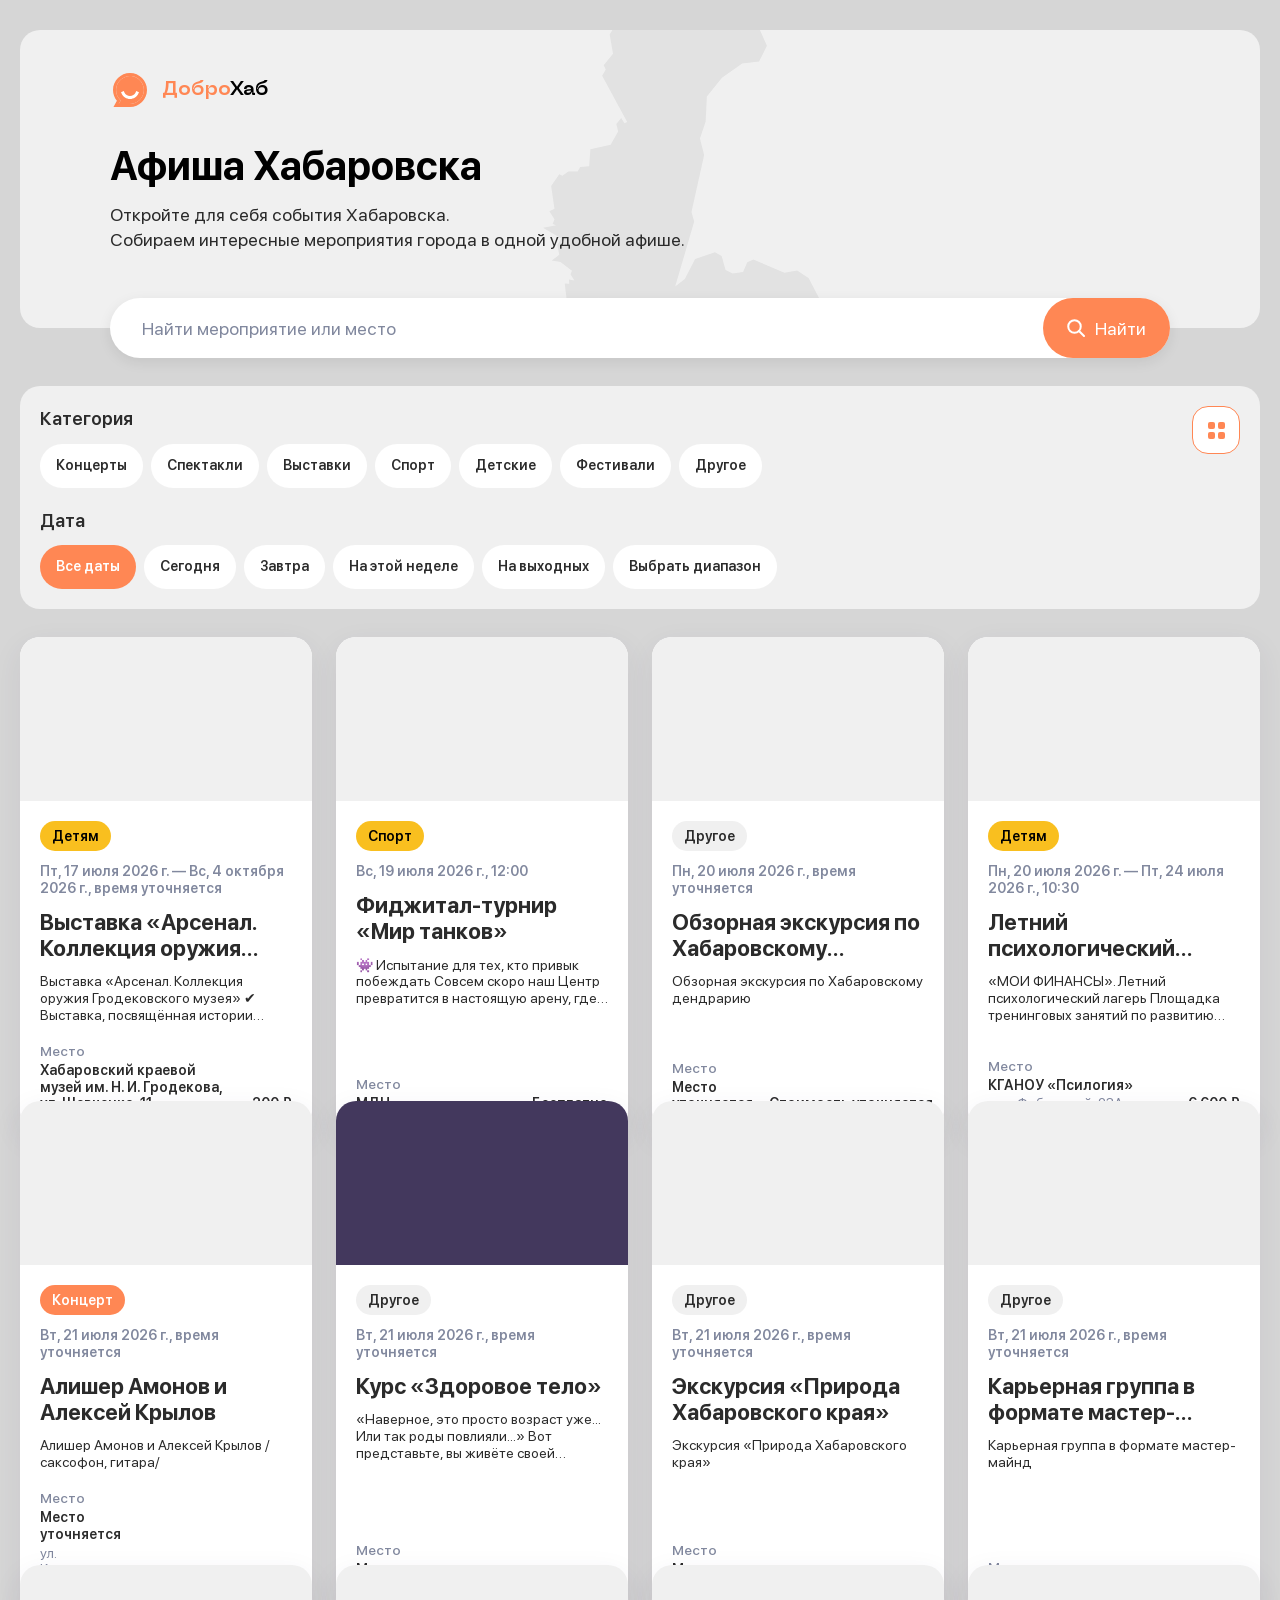
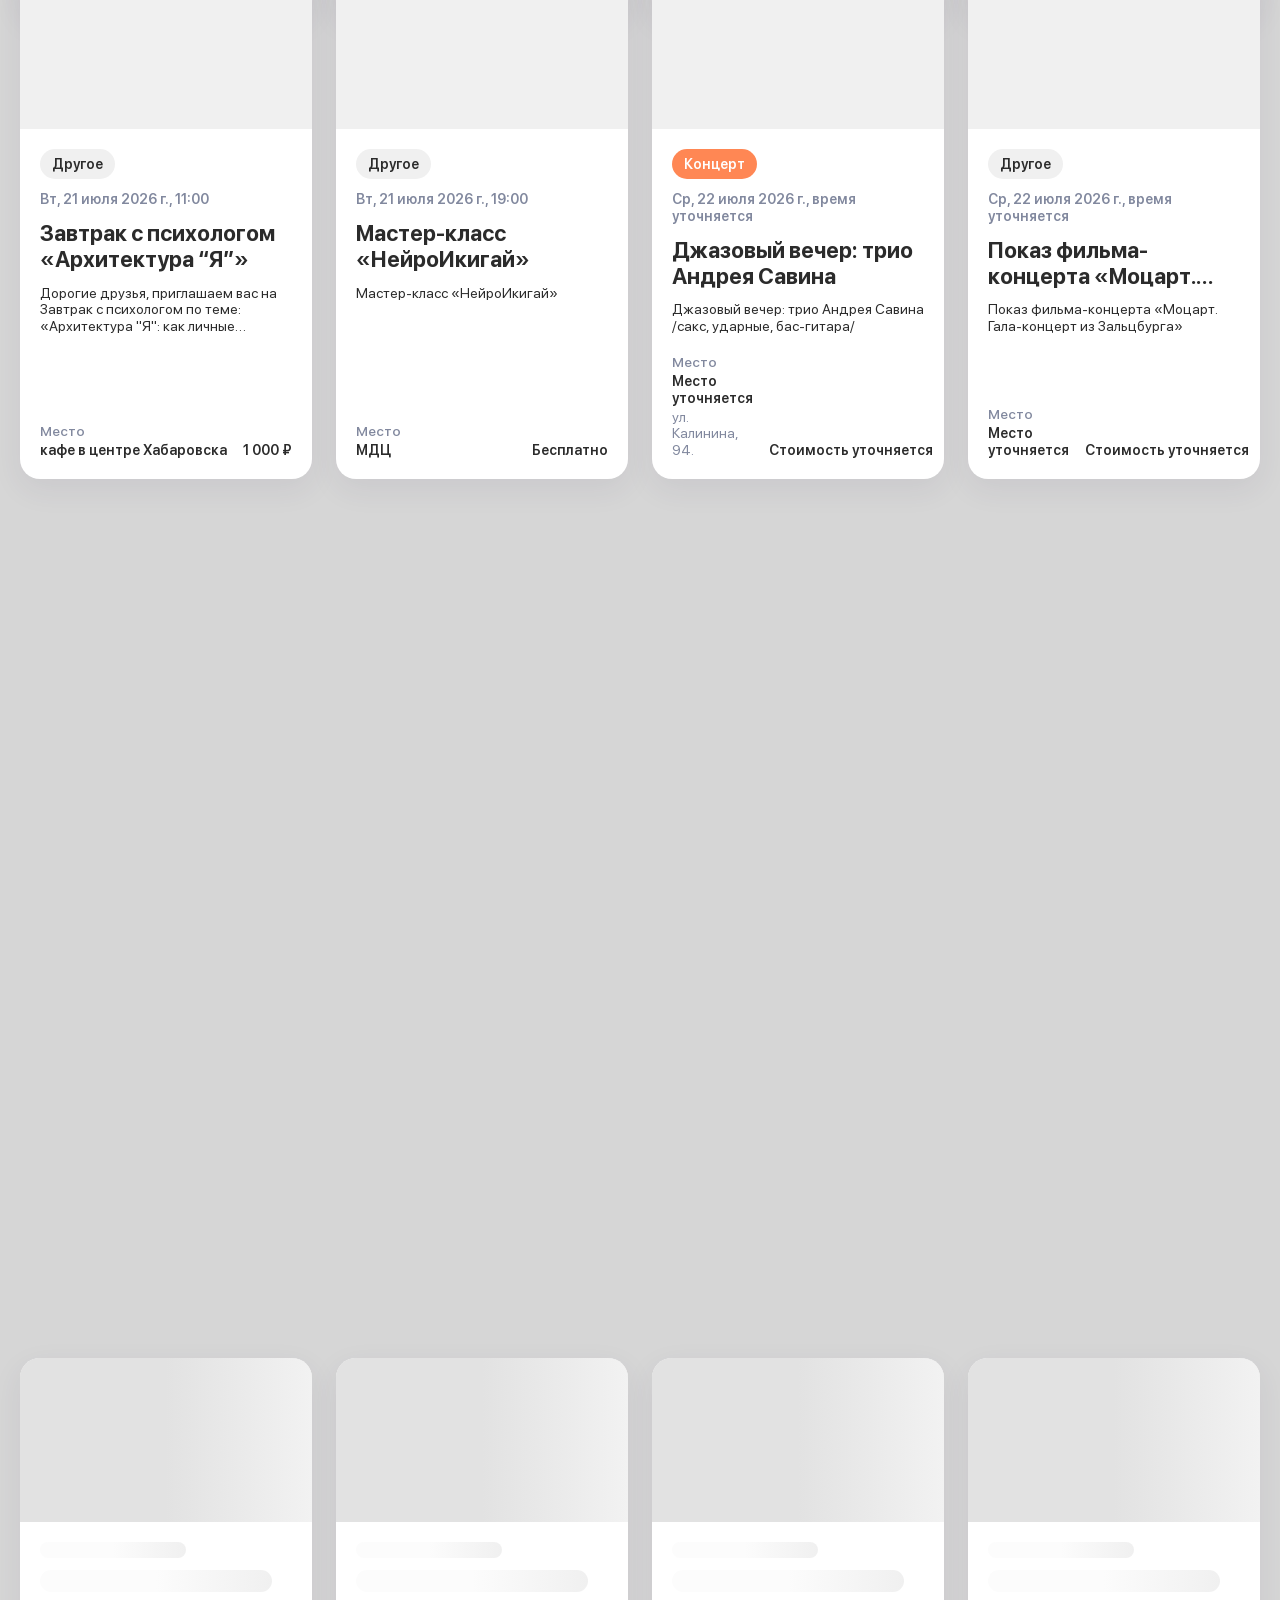
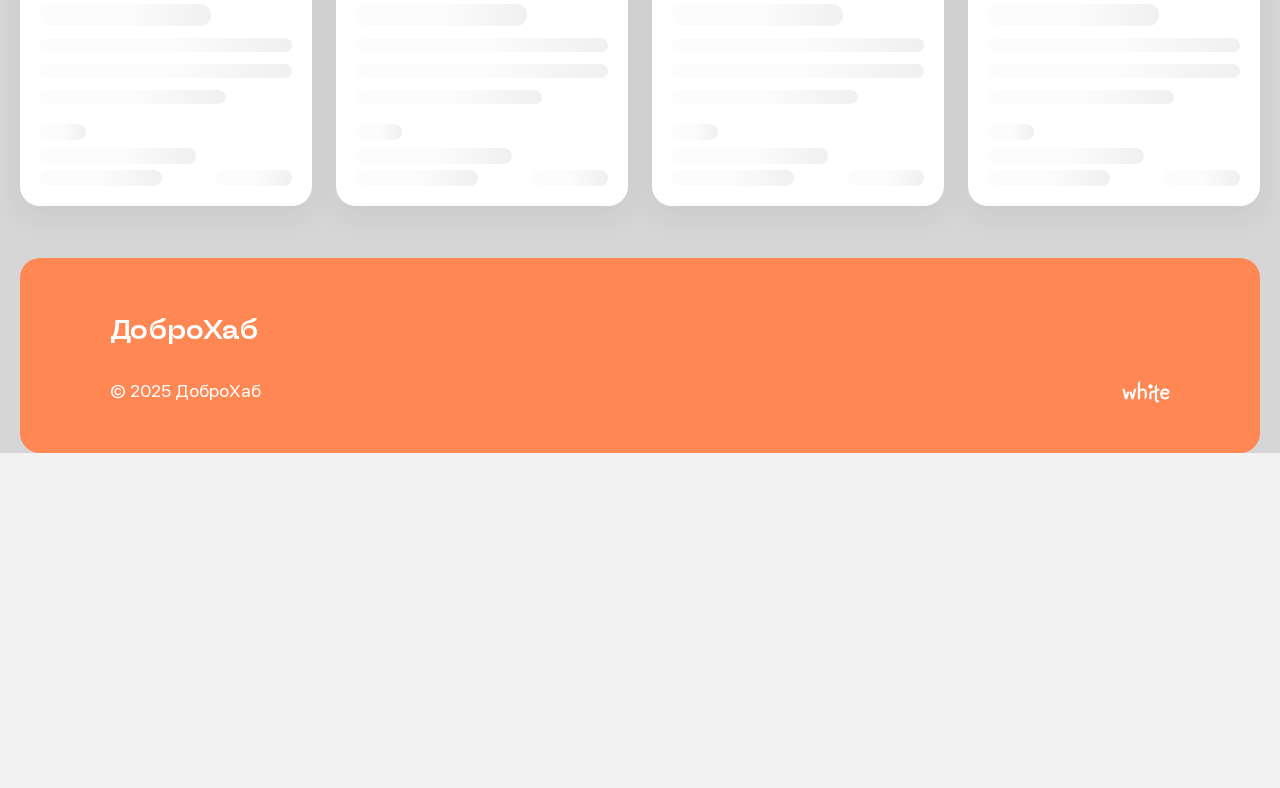
<file: index.html>
<!DOCTYPE html><!--DlBHCZkRXoJZeqQ314Aml--><html class="__variable_3a6711 __variable_8e6cc0" lang="ru"><head><meta charSet="utf-8"/><meta name="viewport" content="width=device-width, initial-scale=1"/><link rel="preload" as="image" href="/logo.svg"/><link rel="preload" as="image" href="/media/7dca934a253a95ff236891bad2da9794bef717c666b27e727fbadc9392f00e67.jpg"/><link rel="stylesheet" href="/_next/static/css/2cc09b2f6d94b0f9.css" data-precedence="next"/><link rel="stylesheet" href="/_next/static/css/1bd2afe642ff67ea.css" data-precedence="next"/><link rel="preload" as="script" fetchPriority="low" href="/_next/static/chunks/webpack-2fd78fad577a1306.js"/><script src="/_next/static/chunks/4bd1b696-c023c6e3521b1417.js" async=""></script><script src="/_next/static/chunks/255-3a91f01e1c0f613e.js" async=""></script><script src="/_next/static/chunks/main-app-38436a7755586867.js" async=""></script><script src="/_next/static/chunks/356-01a648e5cad1231c.js" async=""></script><script src="/_next/static/chunks/743-78d4e5a443132034.js" async=""></script><script src="/_next/static/chunks/app/layout-1f0734da1fb7449e.js" async=""></script><script src="/_next/static/chunks/477-438c58bc8c16225a.js" async=""></script><script src="/_next/static/chunks/app/error-024c4c3e3f833988.js" async=""></script><script src="/_next/static/chunks/76-d137c814b10dc962.js" async=""></script><script src="/_next/static/chunks/app/loading-aa396d5ddd77bf96.js" async=""></script><script src="/_next/static/chunks/182-f0013e4670e32652.js" async=""></script><script src="/_next/static/chunks/app/page-302649aafb6a0173.js" async=""></script><title>Афиша ДоброХаба</title><meta name="description" content="Афиша мероприятий Хабаровска"/><link rel="icon" href="/favicon.svg"/><script src="/_next/static/chunks/polyfills-42372ed130431b0a.js" noModule=""></script></head><body><div hidden=""><!--$--><!--/$--></div><!--$?--><template id="B:0"></template><header class="header_header__w2BOs header_header--with-search__K_cKB"><div class="section header_panel__RtSoW header_panel--with-search__rHC6O"><a aria-label="Открыть сайт ДоброХаба" class="header_logo__9b1Md" href="https://xn--80abbj4cbn5b.xn--p1ai/" rel="noreferrer" target="_blank"><img alt="" width="40" height="40" decoding="async" data-nimg="1" class="header_icon__6EP1l" style="color:transparent" src="/logo.svg"/><span class="header_title__PBp9J"><span class="header_accent__gJvAC">Добро</span>Хаб</span></a><div class="header_intro__0aGon"><h1 class="header_heading__02SBj">Афиша Хабаровска</h1><p class="header_description__v5zFW">Откройте для себя события Хабаровска.<br/>Собираем интересные мероприятия города в одной удобной афише.</p></div><div class="header_search__4UCHI"><form aria-busy="true" class="eventSearch_search__ewuH_" role="search"><input aria-label="Поиск мероприятий" class="eventSearch_input__1LM_j" placeholder="Найти мероприятие или место" readOnly="" tabindex="-1" type="search"/><div class="eventSearch_actions__AxIII"><button class="eventSearch_submit__es05H" disabled="" type="button"><span aria-hidden="true" class="eventSearch_search-icon___wPii"></span><span class="eventSearch_submit-label__9RoXD">Найти</span></button></div></form></div></div></header><main><section aria-busy="true" aria-label="Фильтры и сортировка мероприятий" class="section eventFilters_filters__7iLCp"><div class="eventFilters_mobile-toolbar__biZHh"><button class="button_button__VDr89 button_button--outlined__dbyUN" type="button" disabled="">Фильтры</button><button aria-label="Показать списком" class="viewToggleButton_toggle__uNduA" data-view="grid" disabled="" title="Показать списком" type="button"><span aria-hidden="true" class="viewToggleButton_icon__D8L8s"><span></span><span></span><span></span><span></span></span></button></div><div class="eventFilters_desktop-panel__UtfZz"><div class="filterFields_fields__z__Xp"><fieldset class="filterFields_group__ZjOS0"><legend class="filterFields_group-title__FUXJS">Категория</legend><div class="filterFields_chips__BNgXa"><button aria-pressed="false" class="filterChip_chip__th7Ie" data-surface="default" disabled="" type="button">Концерты</button><button aria-pressed="false" class="filterChip_chip__th7Ie" data-surface="default" disabled="" type="button">Спектакли</button><button aria-pressed="false" class="filterChip_chip__th7Ie" data-surface="default" disabled="" type="button">Выставки</button><button aria-pressed="false" class="filterChip_chip__th7Ie" data-surface="default" disabled="" type="button">Спорт</button><button aria-pressed="false" class="filterChip_chip__th7Ie" data-surface="default" disabled="" type="button">Детские</button><button aria-pressed="false" class="filterChip_chip__th7Ie" data-surface="default" disabled="" type="button">Фестивали</button><button aria-pressed="false" class="filterChip_chip__th7Ie" data-surface="default" disabled="" type="button">Другое</button></div></fieldset><fieldset class="filterFields_group__ZjOS0"><legend class="filterFields_group-title__FUXJS">Дата</legend><div class="filterFields_chips__BNgXa"><button aria-pressed="true" class="filterChip_chip__th7Ie" data-surface="default" disabled="" type="button">Все даты</button><button aria-pressed="false" class="filterChip_chip__th7Ie" data-surface="default" disabled="" type="button">Сегодня</button><button aria-pressed="false" class="filterChip_chip__th7Ie" data-surface="default" disabled="" type="button">Завтра</button><button aria-pressed="false" class="filterChip_chip__th7Ie" data-surface="default" disabled="" type="button">На этой неделе</button><button aria-pressed="false" class="filterChip_chip__th7Ie" data-surface="default" disabled="" type="button">На выходных</button><button aria-pressed="false" class="filterChip_chip__th7Ie" data-surface="default" disabled="" type="button">Выбрать диапазон</button></div></fieldset></div><div class="eventFilters_panel-actions__supkS"><button aria-label="Показать списком" class="viewToggleButton_toggle__uNduA" data-view="grid" disabled="" title="Показать списком" type="button"><span aria-hidden="true" class="viewToggleButton_icon__D8L8s"><span></span><span></span><span></span><span></span></span></button></div></div></section><section aria-label="Загружаем афишу" class="section--base page_skeleton-grid__8eVkS" role="status"><article aria-hidden="true" class="eventCardSkeleton_card__K4Cl5"><div class="eventCardSkeleton_poster__te6WV"></div><div class="eventCardSkeleton_content__mLO6w"><div aria-hidden="true" class="eventCardSkeleton_date__DRpD8"><span class="skeleton_skeleton__x17m7"></span></div><div aria-hidden="true" class="eventCardSkeleton_title__uU8PL"><span class="skeleton_skeleton__x17m7"></span></div><div aria-hidden="true" class="eventCardSkeleton_title-short__LWZAX"><span class="skeleton_skeleton__x17m7"></span></div><div class="eventCardSkeleton_preview__NTMU2"><div aria-hidden="true"><span class="skeleton_skeleton__x17m7"></span><span class="skeleton_skeleton__x17m7"></span><span class="skeleton_skeleton__x17m7"></span></div></div><div class="eventCardSkeleton_details__I4ZPC"><div class="eventCardSkeleton_venue__eEzuz"><div aria-hidden="true" class="eventCardSkeleton_detail-label__vfw8S"><span class="skeleton_skeleton__x17m7"></span></div><div aria-hidden="true" class="eventCardSkeleton_venue-name__tUsm1"><span class="skeleton_skeleton__x17m7"></span></div><div aria-hidden="true" class="eventCardSkeleton_address__5vfUN"><span class="skeleton_skeleton__x17m7"></span></div></div><div aria-hidden="true" class="eventCardSkeleton_price__jQKY6"><span class="skeleton_skeleton__x17m7"></span></div></div></div></article><article aria-hidden="true" class="eventCardSkeleton_card__K4Cl5"><div class="eventCardSkeleton_poster__te6WV"></div><div class="eventCardSkeleton_content__mLO6w"><div aria-hidden="true" class="eventCardSkeleton_date__DRpD8"><span class="skeleton_skeleton__x17m7"></span></div><div aria-hidden="true" class="eventCardSkeleton_title__uU8PL"><span class="skeleton_skeleton__x17m7"></span></div><div aria-hidden="true" class="eventCardSkeleton_title-short__LWZAX"><span class="skeleton_skeleton__x17m7"></span></div><div class="eventCardSkeleton_preview__NTMU2"><div aria-hidden="true"><span class="skeleton_skeleton__x17m7"></span><span class="skeleton_skeleton__x17m7"></span><span class="skeleton_skeleton__x17m7"></span></div></div><div class="eventCardSkeleton_details__I4ZPC"><div class="eventCardSkeleton_venue__eEzuz"><div aria-hidden="true" class="eventCardSkeleton_detail-label__vfw8S"><span class="skeleton_skeleton__x17m7"></span></div><div aria-hidden="true" class="eventCardSkeleton_venue-name__tUsm1"><span class="skeleton_skeleton__x17m7"></span></div><div aria-hidden="true" class="eventCardSkeleton_address__5vfUN"><span class="skeleton_skeleton__x17m7"></span></div></div><div aria-hidden="true" class="eventCardSkeleton_price__jQKY6"><span class="skeleton_skeleton__x17m7"></span></div></div></div></article><article aria-hidden="true" class="eventCardSkeleton_card__K4Cl5"><div class="eventCardSkeleton_poster__te6WV"></div><div class="eventCardSkeleton_content__mLO6w"><div aria-hidden="true" class="eventCardSkeleton_date__DRpD8"><span class="skeleton_skeleton__x17m7"></span></div><div aria-hidden="true" class="eventCardSkeleton_title__uU8PL"><span class="skeleton_skeleton__x17m7"></span></div><div aria-hidden="true" class="eventCardSkeleton_title-short__LWZAX"><span class="skeleton_skeleton__x17m7"></span></div><div class="eventCardSkeleton_preview__NTMU2"><div aria-hidden="true"><span class="skeleton_skeleton__x17m7"></span><span class="skeleton_skeleton__x17m7"></span><span class="skeleton_skeleton__x17m7"></span></div></div><div class="eventCardSkeleton_details__I4ZPC"><div class="eventCardSkeleton_venue__eEzuz"><div aria-hidden="true" class="eventCardSkeleton_detail-label__vfw8S"><span class="skeleton_skeleton__x17m7"></span></div><div aria-hidden="true" class="eventCardSkeleton_venue-name__tUsm1"><span class="skeleton_skeleton__x17m7"></span></div><div aria-hidden="true" class="eventCardSkeleton_address__5vfUN"><span class="skeleton_skeleton__x17m7"></span></div></div><div aria-hidden="true" class="eventCardSkeleton_price__jQKY6"><span class="skeleton_skeleton__x17m7"></span></div></div></div></article><article aria-hidden="true" class="eventCardSkeleton_card__K4Cl5"><div class="eventCardSkeleton_poster__te6WV"></div><div class="eventCardSkeleton_content__mLO6w"><div aria-hidden="true" class="eventCardSkeleton_date__DRpD8"><span class="skeleton_skeleton__x17m7"></span></div><div aria-hidden="true" class="eventCardSkeleton_title__uU8PL"><span class="skeleton_skeleton__x17m7"></span></div><div aria-hidden="true" class="eventCardSkeleton_title-short__LWZAX"><span class="skeleton_skeleton__x17m7"></span></div><div class="eventCardSkeleton_preview__NTMU2"><div aria-hidden="true"><span class="skeleton_skeleton__x17m7"></span><span class="skeleton_skeleton__x17m7"></span><span class="skeleton_skeleton__x17m7"></span></div></div><div class="eventCardSkeleton_details__I4ZPC"><div class="eventCardSkeleton_venue__eEzuz"><div aria-hidden="true" class="eventCardSkeleton_detail-label__vfw8S"><span class="skeleton_skeleton__x17m7"></span></div><div aria-hidden="true" class="eventCardSkeleton_venue-name__tUsm1"><span class="skeleton_skeleton__x17m7"></span></div><div aria-hidden="true" class="eventCardSkeleton_address__5vfUN"><span class="skeleton_skeleton__x17m7"></span></div></div><div aria-hidden="true" class="eventCardSkeleton_price__jQKY6"><span class="skeleton_skeleton__x17m7"></span></div></div></div></article><article aria-hidden="true" class="eventCardSkeleton_card__K4Cl5"><div class="eventCardSkeleton_poster__te6WV"></div><div class="eventCardSkeleton_content__mLO6w"><div aria-hidden="true" class="eventCardSkeleton_date__DRpD8"><span class="skeleton_skeleton__x17m7"></span></div><div aria-hidden="true" class="eventCardSkeleton_title__uU8PL"><span class="skeleton_skeleton__x17m7"></span></div><div aria-hidden="true" class="eventCardSkeleton_title-short__LWZAX"><span class="skeleton_skeleton__x17m7"></span></div><div class="eventCardSkeleton_preview__NTMU2"><div aria-hidden="true"><span class="skeleton_skeleton__x17m7"></span><span class="skeleton_skeleton__x17m7"></span><span class="skeleton_skeleton__x17m7"></span></div></div><div class="eventCardSkeleton_details__I4ZPC"><div class="eventCardSkeleton_venue__eEzuz"><div aria-hidden="true" class="eventCardSkeleton_detail-label__vfw8S"><span class="skeleton_skeleton__x17m7"></span></div><div aria-hidden="true" class="eventCardSkeleton_venue-name__tUsm1"><span class="skeleton_skeleton__x17m7"></span></div><div aria-hidden="true" class="eventCardSkeleton_address__5vfUN"><span class="skeleton_skeleton__x17m7"></span></div></div><div aria-hidden="true" class="eventCardSkeleton_price__jQKY6"><span class="skeleton_skeleton__x17m7"></span></div></div></div></article><article aria-hidden="true" class="eventCardSkeleton_card__K4Cl5"><div class="eventCardSkeleton_poster__te6WV"></div><div class="eventCardSkeleton_content__mLO6w"><div aria-hidden="true" class="eventCardSkeleton_date__DRpD8"><span class="skeleton_skeleton__x17m7"></span></div><div aria-hidden="true" class="eventCardSkeleton_title__uU8PL"><span class="skeleton_skeleton__x17m7"></span></div><div aria-hidden="true" class="eventCardSkeleton_title-short__LWZAX"><span class="skeleton_skeleton__x17m7"></span></div><div class="eventCardSkeleton_preview__NTMU2"><div aria-hidden="true"><span class="skeleton_skeleton__x17m7"></span><span class="skeleton_skeleton__x17m7"></span><span class="skeleton_skeleton__x17m7"></span></div></div><div class="eventCardSkeleton_details__I4ZPC"><div class="eventCardSkeleton_venue__eEzuz"><div aria-hidden="true" class="eventCardSkeleton_detail-label__vfw8S"><span class="skeleton_skeleton__x17m7"></span></div><div aria-hidden="true" class="eventCardSkeleton_venue-name__tUsm1"><span class="skeleton_skeleton__x17m7"></span></div><div aria-hidden="true" class="eventCardSkeleton_address__5vfUN"><span class="skeleton_skeleton__x17m7"></span></div></div><div aria-hidden="true" class="eventCardSkeleton_price__jQKY6"><span class="skeleton_skeleton__x17m7"></span></div></div></div></article><article aria-hidden="true" class="eventCardSkeleton_card__K4Cl5"><div class="eventCardSkeleton_poster__te6WV"></div><div class="eventCardSkeleton_content__mLO6w"><div aria-hidden="true" class="eventCardSkeleton_date__DRpD8"><span class="skeleton_skeleton__x17m7"></span></div><div aria-hidden="true" class="eventCardSkeleton_title__uU8PL"><span class="skeleton_skeleton__x17m7"></span></div><div aria-hidden="true" class="eventCardSkeleton_title-short__LWZAX"><span class="skeleton_skeleton__x17m7"></span></div><div class="eventCardSkeleton_preview__NTMU2"><div aria-hidden="true"><span class="skeleton_skeleton__x17m7"></span><span class="skeleton_skeleton__x17m7"></span><span class="skeleton_skeleton__x17m7"></span></div></div><div class="eventCardSkeleton_details__I4ZPC"><div class="eventCardSkeleton_venue__eEzuz"><div aria-hidden="true" class="eventCardSkeleton_detail-label__vfw8S"><span class="skeleton_skeleton__x17m7"></span></div><div aria-hidden="true" class="eventCardSkeleton_venue-name__tUsm1"><span class="skeleton_skeleton__x17m7"></span></div><div aria-hidden="true" class="eventCardSkeleton_address__5vfUN"><span class="skeleton_skeleton__x17m7"></span></div></div><div aria-hidden="true" class="eventCardSkeleton_price__jQKY6"><span class="skeleton_skeleton__x17m7"></span></div></div></div></article><article aria-hidden="true" class="eventCardSkeleton_card__K4Cl5"><div class="eventCardSkeleton_poster__te6WV"></div><div class="eventCardSkeleton_content__mLO6w"><div aria-hidden="true" class="eventCardSkeleton_date__DRpD8"><span class="skeleton_skeleton__x17m7"></span></div><div aria-hidden="true" class="eventCardSkeleton_title__uU8PL"><span class="skeleton_skeleton__x17m7"></span></div><div aria-hidden="true" class="eventCardSkeleton_title-short__LWZAX"><span class="skeleton_skeleton__x17m7"></span></div><div class="eventCardSkeleton_preview__NTMU2"><div aria-hidden="true"><span class="skeleton_skeleton__x17m7"></span><span class="skeleton_skeleton__x17m7"></span><span class="skeleton_skeleton__x17m7"></span></div></div><div class="eventCardSkeleton_details__I4ZPC"><div class="eventCardSkeleton_venue__eEzuz"><div aria-hidden="true" class="eventCardSkeleton_detail-label__vfw8S"><span class="skeleton_skeleton__x17m7"></span></div><div aria-hidden="true" class="eventCardSkeleton_venue-name__tUsm1"><span class="skeleton_skeleton__x17m7"></span></div><div aria-hidden="true" class="eventCardSkeleton_address__5vfUN"><span class="skeleton_skeleton__x17m7"></span></div></div><div aria-hidden="true" class="eventCardSkeleton_price__jQKY6"><span class="skeleton_skeleton__x17m7"></span></div></div></div></article></section></main><!--/$--><footer class="section--accent footer_footer__mQF6i"><div class="footer_content__C_uiz"><a class="footer_title__T0JgS" href="https://xn--80abbj4cbn5b.xn--p1ai/" rel="noreferrer" target="_blank">ДоброХаб</a><p class="footer_copyright__dtYhr">© 2025 ДоброХаб</p></div><img alt="WhiteSoft" loading="lazy" width="48" height="23" decoding="async" data-nimg="1" class="footer_logo__z_NFK" style="color:transparent" src="/thewhite-logo.svg"/></footer><script>requestAnimationFrame(function(){$RT=performance.now()});</script><script src="/_next/static/chunks/webpack-2fd78fad577a1306.js" id="_R_" async=""></script><div hidden id="S:0"><header class="header_header__w2BOs header_header--with-search__K_cKB"><div class="section header_panel__RtSoW header_panel--with-search__rHC6O"><a aria-label="Открыть сайт ДоброХаба" class="header_logo__9b1Md" href="https://xn--80abbj4cbn5b.xn--p1ai/" rel="noreferrer" target="_blank"><img alt="" width="40" height="40" decoding="async" data-nimg="1" class="header_icon__6EP1l" style="color:transparent" src="/logo.svg"/><span class="header_title__PBp9J"><span class="header_accent__gJvAC">Добро</span>Хаб</span></a><div class="header_intro__0aGon"><h1 class="header_heading__02SBj">Афиша Хабаровска</h1><p class="header_description__v5zFW">Откройте для себя события Хабаровска.<br/>Собираем интересные мероприятия города в одной удобной афише.</p></div><div class="header_search__4UCHI"><form class="eventSearch_search__ewuH_" role="search"><input aria-label="Поиск мероприятий" class="eventSearch_input__1LM_j" maxLength="120" placeholder="Найти мероприятие или место" type="search" value=""/><div class="eventSearch_actions__AxIII"><button class="eventSearch_submit__es05H" type="submit"><span aria-hidden="true" class="eventSearch_search-icon___wPii"></span><span class="eventSearch_submit-label__9RoXD">Найти</span></button></div></form></div></div></header><main><section aria-label="Фильтры и сортировка мероприятий" class="section eventFilters_filters__7iLCp"><div class="eventFilters_mobile-toolbar__biZHh"><button class="button_button__VDr89 button_button--outlined__dbyUN" type="button">Фильтры</button><button aria-label="Показать списком" class="viewToggleButton_toggle__uNduA" data-view="grid" title="Показать списком" type="button"><span aria-hidden="true" class="viewToggleButton_icon__D8L8s"><span></span><span></span><span></span><span></span></span></button></div><div class="eventFilters_desktop-panel__UtfZz"><div class="filterFields_fields__z__Xp"><fieldset class="filterFields_group__ZjOS0"><legend class="filterFields_group-title__FUXJS">Категория</legend><div class="filterFields_chips__BNgXa"><button aria-pressed="false" class="filterChip_chip__th7Ie" data-surface="default" type="button">Концерты</button><button aria-pressed="false" class="filterChip_chip__th7Ie" data-surface="default" type="button">Спектакли</button><button aria-pressed="false" class="filterChip_chip__th7Ie" data-surface="default" type="button">Выставки</button><button aria-pressed="false" class="filterChip_chip__th7Ie" data-surface="default" type="button">Спорт</button><button aria-pressed="false" class="filterChip_chip__th7Ie" data-surface="default" type="button">Детские</button><button aria-pressed="false" class="filterChip_chip__th7Ie" data-surface="default" type="button">Фестивали</button><button aria-pressed="false" class="filterChip_chip__th7Ie" data-surface="default" type="button">Другое</button></div></fieldset><fieldset class="filterFields_group__ZjOS0"><legend class="filterFields_group-title__FUXJS">Дата</legend><div class="filterFields_chips__BNgXa"><button aria-pressed="true" class="filterChip_chip__th7Ie" data-surface="default" type="button">Все даты</button><button aria-pressed="false" class="filterChip_chip__th7Ie" data-surface="default" type="button">Сегодня</button><button aria-pressed="false" class="filterChip_chip__th7Ie" data-surface="default" type="button">Завтра</button><button aria-pressed="false" class="filterChip_chip__th7Ie" data-surface="default" type="button">На этой неделе</button><button aria-pressed="false" class="filterChip_chip__th7Ie" data-surface="default" type="button">На выходных</button><button aria-pressed="false" class="filterChip_chip__th7Ie" data-surface="default" type="button">Выбрать диапазон</button></div></fieldset></div><div class="eventFilters_panel-actions__supkS"><button aria-label="Показать списком" class="viewToggleButton_toggle__uNduA" data-view="grid" title="Показать списком" type="button"><span aria-hidden="true" class="viewToggleButton_icon__D8L8s"><span></span><span></span><span></span><span></span></span></button></div></div></section><section class="section--base"><div class="virtualizedEventFeed_feed__AnljL" id="event-results"><div aria-label="Загружаем мероприятия" role="status"><div class="eventFeedLoadingState_grid__oZ9Cu" data-view="grid"><article aria-hidden="true" class="eventCardSkeleton_card__K4Cl5"><div class="eventCardSkeleton_poster__te6WV"></div><div class="eventCardSkeleton_content__mLO6w"><div aria-hidden="true" class="eventCardSkeleton_date__DRpD8"><span class="skeleton_skeleton__x17m7"></span></div><div aria-hidden="true" class="eventCardSkeleton_title__uU8PL"><span class="skeleton_skeleton__x17m7"></span></div><div aria-hidden="true" class="eventCardSkeleton_title-short__LWZAX"><span class="skeleton_skeleton__x17m7"></span></div><div class="eventCardSkeleton_preview__NTMU2"><div aria-hidden="true"><span class="skeleton_skeleton__x17m7"></span><span class="skeleton_skeleton__x17m7"></span><span class="skeleton_skeleton__x17m7"></span></div></div><div class="eventCardSkeleton_details__I4ZPC"><div class="eventCardSkeleton_venue__eEzuz"><div aria-hidden="true" class="eventCardSkeleton_detail-label__vfw8S"><span class="skeleton_skeleton__x17m7"></span></div><div aria-hidden="true" class="eventCardSkeleton_venue-name__tUsm1"><span class="skeleton_skeleton__x17m7"></span></div><div aria-hidden="true" class="eventCardSkeleton_address__5vfUN"><span class="skeleton_skeleton__x17m7"></span></div></div><div aria-hidden="true" class="eventCardSkeleton_price__jQKY6"><span class="skeleton_skeleton__x17m7"></span></div></div></div></article><article aria-hidden="true" class="eventCardSkeleton_card__K4Cl5"><div class="eventCardSkeleton_poster__te6WV"></div><div class="eventCardSkeleton_content__mLO6w"><div aria-hidden="true" class="eventCardSkeleton_date__DRpD8"><span class="skeleton_skeleton__x17m7"></span></div><div aria-hidden="true" class="eventCardSkeleton_title__uU8PL"><span class="skeleton_skeleton__x17m7"></span></div><div aria-hidden="true" class="eventCardSkeleton_title-short__LWZAX"><span class="skeleton_skeleton__x17m7"></span></div><div class="eventCardSkeleton_preview__NTMU2"><div aria-hidden="true"><span class="skeleton_skeleton__x17m7"></span><span class="skeleton_skeleton__x17m7"></span><span class="skeleton_skeleton__x17m7"></span></div></div><div class="eventCardSkeleton_details__I4ZPC"><div class="eventCardSkeleton_venue__eEzuz"><div aria-hidden="true" class="eventCardSkeleton_detail-label__vfw8S"><span class="skeleton_skeleton__x17m7"></span></div><div aria-hidden="true" class="eventCardSkeleton_venue-name__tUsm1"><span class="skeleton_skeleton__x17m7"></span></div><div aria-hidden="true" class="eventCardSkeleton_address__5vfUN"><span class="skeleton_skeleton__x17m7"></span></div></div><div aria-hidden="true" class="eventCardSkeleton_price__jQKY6"><span class="skeleton_skeleton__x17m7"></span></div></div></div></article><article aria-hidden="true" class="eventCardSkeleton_card__K4Cl5"><div class="eventCardSkeleton_poster__te6WV"></div><div class="eventCardSkeleton_content__mLO6w"><div aria-hidden="true" class="eventCardSkeleton_date__DRpD8"><span class="skeleton_skeleton__x17m7"></span></div><div aria-hidden="true" class="eventCardSkeleton_title__uU8PL"><span class="skeleton_skeleton__x17m7"></span></div><div aria-hidden="true" class="eventCardSkeleton_title-short__LWZAX"><span class="skeleton_skeleton__x17m7"></span></div><div class="eventCardSkeleton_preview__NTMU2"><div aria-hidden="true"><span class="skeleton_skeleton__x17m7"></span><span class="skeleton_skeleton__x17m7"></span><span class="skeleton_skeleton__x17m7"></span></div></div><div class="eventCardSkeleton_details__I4ZPC"><div class="eventCardSkeleton_venue__eEzuz"><div aria-hidden="true" class="eventCardSkeleton_detail-label__vfw8S"><span class="skeleton_skeleton__x17m7"></span></div><div aria-hidden="true" class="eventCardSkeleton_venue-name__tUsm1"><span class="skeleton_skeleton__x17m7"></span></div><div aria-hidden="true" class="eventCardSkeleton_address__5vfUN"><span class="skeleton_skeleton__x17m7"></span></div></div><div aria-hidden="true" class="eventCardSkeleton_price__jQKY6"><span class="skeleton_skeleton__x17m7"></span></div></div></div></article><article aria-hidden="true" class="eventCardSkeleton_card__K4Cl5"><div class="eventCardSkeleton_poster__te6WV"></div><div class="eventCardSkeleton_content__mLO6w"><div aria-hidden="true" class="eventCardSkeleton_date__DRpD8"><span class="skeleton_skeleton__x17m7"></span></div><div aria-hidden="true" class="eventCardSkeleton_title__uU8PL"><span class="skeleton_skeleton__x17m7"></span></div><div aria-hidden="true" class="eventCardSkeleton_title-short__LWZAX"><span class="skeleton_skeleton__x17m7"></span></div><div class="eventCardSkeleton_preview__NTMU2"><div aria-hidden="true"><span class="skeleton_skeleton__x17m7"></span><span class="skeleton_skeleton__x17m7"></span><span class="skeleton_skeleton__x17m7"></span></div></div><div class="eventCardSkeleton_details__I4ZPC"><div class="eventCardSkeleton_venue__eEzuz"><div aria-hidden="true" class="eventCardSkeleton_detail-label__vfw8S"><span class="skeleton_skeleton__x17m7"></span></div><div aria-hidden="true" class="eventCardSkeleton_venue-name__tUsm1"><span class="skeleton_skeleton__x17m7"></span></div><div aria-hidden="true" class="eventCardSkeleton_address__5vfUN"><span class="skeleton_skeleton__x17m7"></span></div></div><div aria-hidden="true" class="eventCardSkeleton_price__jQKY6"><span class="skeleton_skeleton__x17m7"></span></div></div></div></article></div></div><div class="virtualizedEventFeed_canvas__ps8Bu virtualizedEventFeed_canvas--measuring__mpJQl" style="height:2296px"><div class="virtualizedEventFeed_row__5PlJI" data-index="0" style="grid-template-columns:repeat(4, minmax(0, 1fr));gap:24px;transform:translateY(0px)"><a aria-label="Открыть мероприятие «Выставка «Арсенал. Коллекция оружия Гродековского музея»»" class="eventCard_link__fgLrN" id="event-card-event-9af0978b9c58bf881af87a3f5fcdddacd37eaf925258f92687cf806ddfd8f74c" href="/?event=event-9af0978b9c58bf881af87a3f5fcdddacd37eaf925258f92687cf806ddfd8f74c"><article class="eventCard_card__EmQWn"><div class="eventCard_poster__ttSG7"><img alt="" width="1600" height="900" decoding="async" data-nimg="1" style="color:transparent" src="/media/7dca934a253a95ff236891bad2da9794bef717c666b27e727fbadc9392f00e67.jpg"/></div><div class="eventCard_content__GyHB8"><span class="badge_badge__TmSrM badge_badge--additional__OMEOF eventCard_category__PEaqL">Детям</span><p class="eventCard_date__8IJ4A">Пт, 17 июля 2026 г. — Вс, 4 октября 2026 г., время уточняется</p><h2 class="eventCard_title__8xVu0">Выставка «Арсенал. Коллекция оружия Гродековского музея»</h2><p class="eventCard_preview__7Wg3x">Выставка «Арсенал. Коллекция оружия Гродековского музея» ✔ Выставка, посвящённая истории холодного и огнестрельного оружия ✔ Более 130 лет истории одной из старейших музейных колл…</p><div class="eventCard_details__0fEsU"><div><span class="eventCard_detail-label___AlLY">Место</span><p class="eventCard_venue__AtKeY">Хабаровский краевой музей им. Н. И. Гродекова, ул. Шевченко, 11</p></div><p class="eventCard_price__0_P4Q">200 ₽</p></div></div></article></a><a aria-label="Открыть мероприятие «Фиджитал-турнир «Мир танков»»" class="eventCard_link__fgLrN" id="event-card-event-bcc7260e08311b284d9e22690161fe8696ae6445890389c207ada1f871e17d97" href="/?event=event-bcc7260e08311b284d9e22690161fe8696ae6445890389c207ada1f871e17d97"><article class="eventCard_card__EmQWn"><div class="eventCard_poster__ttSG7"><img alt="" loading="lazy" width="1600" height="900" decoding="async" data-nimg="1" style="color:transparent" src="/media/1b86923f1b15defa570031c1d6162a0b3cfe6a4c1415eb8cdb3e760d38e5066d.jpg"/></div><div class="eventCard_content__GyHB8"><span class="badge_badge__TmSrM badge_badge--additional__OMEOF eventCard_category__PEaqL">Спорт</span><p class="eventCard_date__8IJ4A">Вс, 19 июля 2026 г., 12:00</p><h2 class="eventCard_title__8xVu0">Фиджитал-турнир «Мир танков»</h2><p class="eventCard_preview__7Wg3x">👾 Испытание для тех, кто привык побеждать Совсем скоро наш Центр превратится в настоящую арену, где встретятся лучшие командиры. Фиджитал-турнир по легендарной игре «Мир танков»…</p><div class="eventCard_details__0fEsU"><div><span class="eventCard_detail-label___AlLY">Место</span><p class="eventCard_venue__AtKeY">МДЦ</p></div><p class="eventCard_price__0_P4Q">Бесплатно</p></div></div></article></a><a aria-label="Открыть мероприятие «Обзорная экскурсия по Хабаровскому дендрарию»" class="eventCard_link__fgLrN" id="event-card-event-cd80fea4ba95e61f843b985ebb948268b21a99977ed44086b5455177dee14404" href="/?event=event-cd80fea4ba95e61f843b985ebb948268b21a99977ed44086b5455177dee14404"><article class="eventCard_card__EmQWn"><div class="eventCard_poster__ttSG7"><img alt="" loading="lazy" width="1600" height="900" decoding="async" data-nimg="1" style="color:transparent" src="/media/f09dcd6d23f880a8cdf2d55e31d8b7a5b0ce03cce215e2fcfe1081077d7c622c.jpg"/></div><div class="eventCard_content__GyHB8"><span class="badge_badge__TmSrM badge_badge--neutral__Dkh2C eventCard_category__PEaqL">Другое</span><p class="eventCard_date__8IJ4A">Пн, 20 июля 2026 г., время уточняется</p><h2 class="eventCard_title__8xVu0">Обзорная экскурсия по Хабаровскому дендрарию</h2><p class="eventCard_preview__7Wg3x">Обзорная экскурсия по Хабаровскому дендрарию</p><div class="eventCard_details__0fEsU"><div><span class="eventCard_detail-label___AlLY">Место</span><p class="eventCard_venue__AtKeY">Место уточняется</p></div><p class="eventCard_price__0_P4Q">Стоимость уточняется</p></div></div></article></a><a aria-label="Открыть мероприятие «Летний психологический лагерь «Мои финансы»»" class="eventCard_link__fgLrN" id="event-card-event-13ba10253c6784f65efd9bb3dea35bd19b4ef5629214b81a81fad272fe0e1d4c" href="/?event=event-13ba10253c6784f65efd9bb3dea35bd19b4ef5629214b81a81fad272fe0e1d4c"><article class="eventCard_card__EmQWn"><div class="eventCard_poster__ttSG7"><img alt="" loading="lazy" width="1600" height="900" decoding="async" data-nimg="1" style="color:transparent" src="/media/60088e3385c496d0fee7efd716dffa8b1679ca6a088e95cc493ef90d2e364123.jpg"/></div><div class="eventCard_content__GyHB8"><span class="badge_badge__TmSrM badge_badge--additional__OMEOF eventCard_category__PEaqL">Детям</span><p class="eventCard_date__8IJ4A">Пн, 20 июля 2026 г. — Пт, 24 июля 2026 г., 10:30</p><h2 class="eventCard_title__8xVu0">Летний психологический лагерь «Мои финансы»</h2><p class="eventCard_preview__7Wg3x">«МОИ ФИНАНСЫ». Летний психологический лагерь Площадка тренинговых занятий по развитию финансовой грамотности подростков 10 - 15 лет. Мы запускаем тренинговую площадку «Мои финансы…</p><div class="eventCard_details__0fEsU"><div><span class="eventCard_detail-label___AlLY">Место</span><p class="eventCard_venue__AtKeY">КГАНОУ «Псилогия»</p><p class="eventCard_address__TFxX8">пер. Фабричный, 23А</p></div><p class="eventCard_price__0_P4Q">6 600 ₽</p></div></div></article></a></div><div class="virtualizedEventFeed_row__5PlJI" data-index="1" style="grid-template-columns:repeat(4, minmax(0, 1fr));gap:24px;transform:translateY(464px)"><a aria-label="Открыть мероприятие «Алишер Амонов и Алексей Крылов»" class="eventCard_link__fgLrN" id="event-card-event-cb6dc1c8b2c59726befda8fc50ea46006f9f149263dd8279f2d43c05d3ba07f0" href="/?event=event-cb6dc1c8b2c59726befda8fc50ea46006f9f149263dd8279f2d43c05d3ba07f0"><article class="eventCard_card__EmQWn"><div class="eventCard_poster__ttSG7"><img alt="" loading="lazy" width="1600" height="900" decoding="async" data-nimg="1" style="color:transparent" src="/media/2e576a33ea40497d8c96d47ff51578eb1f797e2ba76844f7bd4c2f47a1026c95.jpg"/></div><div class="eventCard_content__GyHB8"><span class="badge_badge__TmSrM badge_badge--accent__n_WSd eventCard_category__PEaqL">Концерт</span><p class="eventCard_date__8IJ4A">Вт, 21 июля 2026 г., время уточняется</p><h2 class="eventCard_title__8xVu0">Алишер Амонов и Алексей Крылов</h2><p class="eventCard_preview__7Wg3x">Алишер Амонов и Алексей Крылов /саксофон, гитара/</p><div class="eventCard_details__0fEsU"><div><span class="eventCard_detail-label___AlLY">Место</span><p class="eventCard_venue__AtKeY">Место уточняется</p><p class="eventCard_address__TFxX8">ул. Калинина, 94.</p></div><p class="eventCard_price__0_P4Q">Стоимость уточняется</p></div></div></article></a><a aria-label="Открыть мероприятие «Курс «Здоровое тело»»" class="eventCard_link__fgLrN" id="event-card-event-b5fc0ba9a63e0be94e077d61387895bb3df6c46c18d9556ae7143ba4c67efe04" href="/?event=event-b5fc0ba9a63e0be94e077d61387895bb3df6c46c18d9556ae7143ba4c67efe04"><article class="eventCard_card__EmQWn"><div class="eventCard_poster__ttSG7 eventCard_poster--placeholder__rZH48"><img alt="" loading="lazy" width="1600" height="900" decoding="async" data-nimg="1" style="color:transparent" src="/event-placeholder.svg"/></div><div class="eventCard_content__GyHB8"><span class="badge_badge__TmSrM badge_badge--neutral__Dkh2C eventCard_category__PEaqL">Другое</span><p class="eventCard_date__8IJ4A">Вт, 21 июля 2026 г., время уточняется</p><h2 class="eventCard_title__8xVu0">Курс «Здоровое тело»</h2><p class="eventCard_preview__7Wg3x">«Наверное, это просто возраст уже... Или так роды повлияли...» Вот представьте, вы живёте своей обычной жизнью. Работаете, растите детей, заботитесь о близких, и даже стараетесь н…</p><div class="eventCard_details__0fEsU"><div><span class="eventCard_detail-label___AlLY">Место</span><p class="eventCard_venue__AtKeY">Место уточняется</p></div><p class="eventCard_price__0_P4Q">Стоимость уточняется</p></div></div></article></a><a aria-label="Открыть мероприятие «Экскурсия «Природа Хабаровского края»»" class="eventCard_link__fgLrN" id="event-card-event-c44d1df219c3f6295d509738495ddff6c295c73f3d448289dccc067153ca2d0a" href="/?event=event-c44d1df219c3f6295d509738495ddff6c295c73f3d448289dccc067153ca2d0a"><article class="eventCard_card__EmQWn"><div class="eventCard_poster__ttSG7"><img alt="" loading="lazy" width="1600" height="900" decoding="async" data-nimg="1" style="color:transparent" src="/media/f09dcd6d23f880a8cdf2d55e31d8b7a5b0ce03cce215e2fcfe1081077d7c622c.jpg"/></div><div class="eventCard_content__GyHB8"><span class="badge_badge__TmSrM badge_badge--neutral__Dkh2C eventCard_category__PEaqL">Другое</span><p class="eventCard_date__8IJ4A">Вт, 21 июля 2026 г., время уточняется</p><h2 class="eventCard_title__8xVu0">Экскурсия «Природа Хабаровского края»</h2><p class="eventCard_preview__7Wg3x">Экскурсия «Природа Хабаровского края»</p><div class="eventCard_details__0fEsU"><div><span class="eventCard_detail-label___AlLY">Место</span><p class="eventCard_venue__AtKeY">Место уточняется</p></div><p class="eventCard_price__0_P4Q">Стоимость уточняется</p></div></div></article></a><a aria-label="Открыть мероприятие «Карьерная группа в формате мастер-майнд»" class="eventCard_link__fgLrN" id="event-card-event-882d4d10bb7d6dbfb047c7305dd512e3a1b66d89606d2c022efd7a0185a6964d" href="/?event=event-882d4d10bb7d6dbfb047c7305dd512e3a1b66d89606d2c022efd7a0185a6964d"><article class="eventCard_card__EmQWn"><div class="eventCard_poster__ttSG7"><img alt="" loading="lazy" width="1600" height="900" decoding="async" data-nimg="1" style="color:transparent" src="/media/f42eceed2d30a654ef9e102a1a07564e5c2df79a2ef6a967d85a59c799d6bb5d.jpg"/></div><div class="eventCard_content__GyHB8"><span class="badge_badge__TmSrM badge_badge--neutral__Dkh2C eventCard_category__PEaqL">Другое</span><p class="eventCard_date__8IJ4A">Вт, 21 июля 2026 г., время уточняется</p><h2 class="eventCard_title__8xVu0">Карьерная группа в формате мастер-майнд</h2><p class="eventCard_preview__7Wg3x">Карьерная группа в формате мастер-майнд</p><div class="eventCard_details__0fEsU"><div><span class="eventCard_detail-label___AlLY">Место</span><p class="eventCard_venue__AtKeY">Место уточняется</p></div><p class="eventCard_price__0_P4Q">1–1 500 ₽</p></div></div></article></a></div><div class="virtualizedEventFeed_row__5PlJI" data-index="2" style="grid-template-columns:repeat(4, minmax(0, 1fr));gap:24px;transform:translateY(928px)"><a aria-label="Открыть мероприятие «Завтрак с психологом «Архитектура “Я”»»" class="eventCard_link__fgLrN" id="event-card-event-39a1b754ee17b7cb41327b2147a800f5e6d3e74942bdf5903344e6e7f844ef4b" href="/?event=event-39a1b754ee17b7cb41327b2147a800f5e6d3e74942bdf5903344e6e7f844ef4b"><article class="eventCard_card__EmQWn"><div class="eventCard_poster__ttSG7"><img alt="" loading="lazy" width="1600" height="900" decoding="async" data-nimg="1" style="color:transparent" src="/media/52d01dfecf2e7f2c69333ca6e3b37553618af17a07e3c4ffa1796b3f459a5f81.jpg"/></div><div class="eventCard_content__GyHB8"><span class="badge_badge__TmSrM badge_badge--neutral__Dkh2C eventCard_category__PEaqL">Другое</span><p class="eventCard_date__8IJ4A">Вт, 21 июля 2026 г., 11:00</p><h2 class="eventCard_title__8xVu0">Завтрак с психологом «Архитектура “Я”»</h2><p class="eventCard_preview__7Wg3x">Дорогие друзья, приглашаем вас на Завтрак с психологом по теме: «Архитектура &quot;Я&quot;: как личные границы помогают выстраивать нового себя» 🌟 На утренней встрече в уютном кафе мы прой…</p><div class="eventCard_details__0fEsU"><div><span class="eventCard_detail-label___AlLY">Место</span><p class="eventCard_venue__AtKeY">кафе в центре Хабаровска</p></div><p class="eventCard_price__0_P4Q">1 000 ₽</p></div></div></article></a><a aria-label="Открыть мероприятие «Мастер-класс «НейроИкигай»»" class="eventCard_link__fgLrN" id="event-card-event-fc76fd1a0f50366e7b45ae1589d5e02e568e772127dee35e252d76baee9d5710" href="/?event=event-fc76fd1a0f50366e7b45ae1589d5e02e568e772127dee35e252d76baee9d5710"><article class="eventCard_card__EmQWn"><div class="eventCard_poster__ttSG7"><img alt="" loading="lazy" width="1600" height="900" decoding="async" data-nimg="1" style="color:transparent" src="/media/05c2be6283b0b3c7a4f5bc4c2d606ff8cdf53e577ce1dd43238f6e333fc89415.jpg"/></div><div class="eventCard_content__GyHB8"><span class="badge_badge__TmSrM badge_badge--neutral__Dkh2C eventCard_category__PEaqL">Другое</span><p class="eventCard_date__8IJ4A">Вт, 21 июля 2026 г., 19:00</p><h2 class="eventCard_title__8xVu0">Мастер-класс «НейроИкигай»</h2><p class="eventCard_preview__7Wg3x">Мастер-класс «НейроИкигай»</p><div class="eventCard_details__0fEsU"><div><span class="eventCard_detail-label___AlLY">Место</span><p class="eventCard_venue__AtKeY">МДЦ</p></div><p class="eventCard_price__0_P4Q">Бесплатно</p></div></div></article></a><a aria-label="Открыть мероприятие «Джазовый вечер: трио Андрея Савина»" class="eventCard_link__fgLrN" id="event-card-event-7e2763880a873ec6070325f11ae52d7ead350ff2eb3e435e37a76654a42deb7d" href="/?event=event-7e2763880a873ec6070325f11ae52d7ead350ff2eb3e435e37a76654a42deb7d"><article class="eventCard_card__EmQWn"><div class="eventCard_poster__ttSG7"><img alt="" loading="lazy" width="1600" height="900" decoding="async" data-nimg="1" style="color:transparent" src="/media/2e576a33ea40497d8c96d47ff51578eb1f797e2ba76844f7bd4c2f47a1026c95.jpg"/></div><div class="eventCard_content__GyHB8"><span class="badge_badge__TmSrM badge_badge--accent__n_WSd eventCard_category__PEaqL">Концерт</span><p class="eventCard_date__8IJ4A">Ср, 22 июля 2026 г., время уточняется</p><h2 class="eventCard_title__8xVu0">Джазовый вечер: трио Андрея Савина</h2><p class="eventCard_preview__7Wg3x">Джазовый вечер: трио Андрея Савина /сакс, ударные, бас‑гитара/</p><div class="eventCard_details__0fEsU"><div><span class="eventCard_detail-label___AlLY">Место</span><p class="eventCard_venue__AtKeY">Место уточняется</p><p class="eventCard_address__TFxX8">ул. Калинина, 94.</p></div><p class="eventCard_price__0_P4Q">Стоимость уточняется</p></div></div></article></a><a aria-label="Открыть мероприятие «Показ фильма-концерта «Моцарт. Гала-концерт из Зальцбурга»»" class="eventCard_link__fgLrN" id="event-card-event-153f83a7514aa3431bf1465b80fd87840001304681845e3a80cad8ee0d90cbf4" href="/?event=event-153f83a7514aa3431bf1465b80fd87840001304681845e3a80cad8ee0d90cbf4"><article class="eventCard_card__EmQWn"><div class="eventCard_poster__ttSG7"><img alt="" loading="lazy" width="1600" height="900" decoding="async" data-nimg="1" style="color:transparent" src="/media/f09dcd6d23f880a8cdf2d55e31d8b7a5b0ce03cce215e2fcfe1081077d7c622c.jpg"/></div><div class="eventCard_content__GyHB8"><span class="badge_badge__TmSrM badge_badge--neutral__Dkh2C eventCard_category__PEaqL">Другое</span><p class="eventCard_date__8IJ4A">Ср, 22 июля 2026 г., время уточняется</p><h2 class="eventCard_title__8xVu0">Показ фильма-концерта «Моцарт. Гала-концерт из Зальцбурга»</h2><p class="eventCard_preview__7Wg3x">Показ фильма-концерта «Моцарт. Гала-концерт из Зальцбурга»</p><div class="eventCard_details__0fEsU"><div><span class="eventCard_detail-label___AlLY">Место</span><p class="eventCard_venue__AtKeY">Место уточняется</p></div><p class="eventCard_price__0_P4Q">Стоимость уточняется</p></div></div></article></a></div><div class="virtualizedEventFeed_row__5PlJI" data-index="3" style="grid-template-columns:repeat(4, minmax(0, 1fr));gap:24px;transform:translateY(1392px)"><a aria-label="Открыть мероприятие «Обзорная экскурсия по Хабаровскому дендрарию»" class="eventCard_link__fgLrN" id="event-card-event-2056268a3c91a167dfe58ec32439be64b4e0abb95ec041d5fceefc31f97bbcd8" href="/?event=event-2056268a3c91a167dfe58ec32439be64b4e0abb95ec041d5fceefc31f97bbcd8"><article class="eventCard_card__EmQWn"><div class="eventCard_poster__ttSG7"><img alt="" loading="lazy" width="1600" height="900" decoding="async" data-nimg="1" style="color:transparent" src="/media/f09dcd6d23f880a8cdf2d55e31d8b7a5b0ce03cce215e2fcfe1081077d7c622c.jpg"/></div><div class="eventCard_content__GyHB8"><span class="badge_badge__TmSrM badge_badge--neutral__Dkh2C eventCard_category__PEaqL">Другое</span><p class="eventCard_date__8IJ4A">Ср, 22 июля 2026 г., время уточняется</p><h2 class="eventCard_title__8xVu0">Обзорная экскурсия по Хабаровскому дендрарию</h2><p class="eventCard_preview__7Wg3x">Обзорная экскурсия по Хабаровскому дендрарию</p><div class="eventCard_details__0fEsU"><div><span class="eventCard_detail-label___AlLY">Место</span><p class="eventCard_venue__AtKeY">Место уточняется</p></div><p class="eventCard_price__0_P4Q">Стоимость уточняется</p></div></div></article></a><a aria-label="Открыть мероприятие ««Классика русского рока»»" class="eventCard_link__fgLrN" id="event-card-event-a48945e78685c18ac635d9ca040491f90f1fb0b639f5fa7d362c88499c82d0c6" href="/?event=event-a48945e78685c18ac635d9ca040491f90f1fb0b639f5fa7d362c88499c82d0c6"><article class="eventCard_card__EmQWn"><div class="eventCard_poster__ttSG7"><img alt="" loading="lazy" width="1600" height="900" decoding="async" data-nimg="1" style="color:transparent" src="/media/2e576a33ea40497d8c96d47ff51578eb1f797e2ba76844f7bd4c2f47a1026c95.jpg"/></div><div class="eventCard_content__GyHB8"><span class="badge_badge__TmSrM badge_badge--accent__n_WSd eventCard_category__PEaqL">Концерт</span><p class="eventCard_date__8IJ4A">Чт, 23 июля 2026 г., время уточняется</p><h2 class="eventCard_title__8xVu0">«Классика русского рока»</h2><p class="eventCard_preview__7Wg3x">«Классика русского рока»: Игорь Волков (гитара) и Алёна Козлова (домра)</p><div class="eventCard_details__0fEsU"><div><span class="eventCard_detail-label___AlLY">Место</span><p class="eventCard_venue__AtKeY">Место уточняется</p><p class="eventCard_address__TFxX8">ул. Калинина, 94.</p></div><p class="eventCard_price__0_P4Q">Стоимость уточняется</p></div></div></article></a><a aria-label="Открыть мероприятие «Дальневосточный медиафорум»" class="eventCard_link__fgLrN" id="event-card-event-491ac937b703ce5988824e6f6a131665cba1bb79326aef4533ac4dd2b658fdd6" href="/?event=event-491ac937b703ce5988824e6f6a131665cba1bb79326aef4533ac4dd2b658fdd6"><article class="eventCard_card__EmQWn"><div class="eventCard_poster__ttSG7"><img alt="" loading="lazy" width="1600" height="900" decoding="async" data-nimg="1" style="color:transparent" src="/media/f09dcd6d23f880a8cdf2d55e31d8b7a5b0ce03cce215e2fcfe1081077d7c622c.jpg"/></div><div class="eventCard_content__GyHB8"><span class="badge_badge__TmSrM badge_badge--neutral__Dkh2C eventCard_category__PEaqL">Другое</span><p class="eventCard_date__8IJ4A">Чт, 23 июля 2026 г. — Пт, 24 июля 2026 г., время уточняется</p><h2 class="eventCard_title__8xVu0">Дальневосточный медиафорум</h2><p class="eventCard_preview__7Wg3x">Дальневосточный медиафорум</p><div class="eventCard_details__0fEsU"><div><span class="eventCard_detail-label___AlLY">Место</span><p class="eventCard_venue__AtKeY">Дом офицеров и Молодёжный досуговый центр, Хабаровск</p></div><p class="eventCard_price__0_P4Q">Бесплатно</p></div></div></article></a><a aria-label="Открыть мероприятие «Гастроужин «Кусто в гостях у Амура»»" class="eventCard_link__fgLrN" id="event-card-event-a1e06938506f879283536159f126d239feff419fa4e43f3ef821a3c7433d995c" href="/?event=event-a1e06938506f879283536159f126d239feff419fa4e43f3ef821a3c7433d995c"><article class="eventCard_card__EmQWn"><div class="eventCard_poster__ttSG7"><img alt="" loading="lazy" width="1600" height="900" decoding="async" data-nimg="1" style="color:transparent" src="/media/f09dcd6d23f880a8cdf2d55e31d8b7a5b0ce03cce215e2fcfe1081077d7c622c.jpg"/></div><div class="eventCard_content__GyHB8"><span class="badge_badge__TmSrM badge_badge--neutral__Dkh2C eventCard_category__PEaqL">Другое</span><p class="eventCard_date__8IJ4A">Чт, 23 июля 2026 г., время уточняется</p><h2 class="eventCard_title__8xVu0">Гастроужин «Кусто в гостях у Амура»</h2><p class="eventCard_preview__7Wg3x">Гастроужин «Кусто в гостях у Амура»</p><div class="eventCard_details__0fEsU"><div><span class="eventCard_detail-label___AlLY">Место</span><p class="eventCard_venue__AtKeY">Место уточняется</p></div><p class="eventCard_price__0_P4Q">Стоимость уточняется</p></div></div></article></a></div></div></div></section></main><!--$--><!--/$--></div><script>$RB=[];$RV=function(a){$RT=performance.now();for(var b=0;b<a.length;b+=2){var c=a[b],e=a[b+1];null!==e.parentNode&&e.parentNode.removeChild(e);var f=c.parentNode;if(f){var g=c.previousSibling,h=0;do{if(c&&8===c.nodeType){var d=c.data;if("/$"===d||"/&"===d)if(0===h)break;else h--;else"$"!==d&&"$?"!==d&&"$~"!==d&&"$!"!==d&&"&"!==d||h++}d=c.nextSibling;f.removeChild(c);c=d}while(c);for(;e.firstChild;)f.insertBefore(e.firstChild,c);g.data="$";g._reactRetry&&requestAnimationFrame(g._reactRetry)}}a.length=0};
$RC=function(a,b){if(b=document.getElementById(b))(a=document.getElementById(a))?(a.previousSibling.data="$~",$RB.push(a,b),2===$RB.length&&("number"!==typeof $RT?requestAnimationFrame($RV.bind(null,$RB)):(a=performance.now(),setTimeout($RV.bind(null,$RB),2300>a&&2E3<a?2300-a:$RT+300-a)))):b.parentNode.removeChild(b)};$RC("B:0","S:0")</script><script>(self.__next_f=self.__next_f||[]).push([0])</script><script>self.__next_f.push([1,"1:\"$Sreact.fragment\"\n2:I[1525,[\"356\",\"static/chunks/356-01a648e5cad1231c.js\",\"743\",\"static/chunks/743-78d4e5a443132034.js\",\"177\",\"static/chunks/app/layout-1f0734da1fb7449e.js\"],\"QueryProvider\"]\n3:I[9766,[],\"\"]\n4:I[960,[\"356\",\"static/chunks/356-01a648e5cad1231c.js\",\"477\",\"static/chunks/477-438c58bc8c16225a.js\",\"39\",\"static/chunks/app/error-024c4c3e3f833988.js\"],\"default\"]\n5:I[8924,[],\"\"]\n6:I[1356,[\"356\",\"static/chunks/356-01a648e5cad1231c.js\",\"477\",\"static/chunks/477-438c58bc8c16225a.js\",\"76\",\"static/chunks/76-d137c814b10dc962.js\",\"209\",\"static/chunks/app/loading-aa396d5ddd77bf96.js\"],\"Image\"]\n7:I[9809,[\"356\",\"static/chunks/356-01a648e5cad1231c.js\",\"477\",\"static/chunks/477-438c58bc8c16225a.js\",\"743\",\"static/chunks/743-78d4e5a443132034.js\",\"182\",\"static/chunks/182-f0013e4670e32652.js\",\"76\",\"static/chunks/76-d137c814b10dc962.js\",\"974\",\"static/chunks/app/page-302649aafb6a0173.js\"],\"EventCatalog\"]\n13:I[7150,[],\"\"]\n:HL[\"/_next/static/css/2cc09b2f6d94b0f9.css\",\"style\"]\n:HL[\"/_next/static/css/1bd2afe642ff67ea.css\",\"style\"]\n8:T9df,"])</script><script>self.__next_f.push([1,"«Наверное, это просто возраст уже... Или так роды повлияли...» Вот представьте, вы живёте своей обычной жизнью. Работаете, растите детей, заботитесь о близких, и даже стараетесь находить время для себя. И неважно 35 вам, 40 или 50+, В какой-то момент вы смотрите и понимаете, что свое тело уже не узнаете. Живот никак не уходит. Болит шея и поясница. При кашле или смехе бывает неловкость. Сил не хватает даже на самые обычные дела, а когда появляется возможность отдохнуть — расслабиться всё равно не получается. И всё чаще приходит мысль: «Уже ничего не изменить, и как раньше уже никогда не будет. Это нормально— все так живут. Значит, и мне придётся...» Но это не так. И это не приговор. После беременности, при гормональных изменениях и возрастной перестройке организма глубинные мышцы живота, тазового дна и дыхание перестают работать так, как должны. Но это можно изменить всего за 4 недели, если вы понимаете, как устроено женское тело. На курсе «Здоровое тело» вы сможете восстановить своё тело безопасно и правильно, чтобы снова чувствовать силу, лёгкость и уверенность в своих движениях. 📍Старт курса — 21 июля в Хабаровске. Это последний поток курса в его нынешнем формате. Сейчас осталось 7 мест. Если вы узнали себя, пока читали этот пост, напишите в личные сообщения слово «Хочу»: 📞 89242003343 Мы расскажем о программе, ответим на ваши вопросы и поможем понять, подойдёт ли курс именно вам. 🌿"])</script><script>self.__next_f.push([1,"9:Tbd6,"])</script><script>self.__next_f.push([1,"Дорогие друзья, приглашаем вас на Завтрак с психологом по теме: «Архитектура \"Я\": как личные границы помогают выстраивать нового себя» 🌟 На утренней встрече в уютном кафе мы пройдём по тем точкам, где вы теряете контакт с собой. Разберём внутренние механизмы: • почему так сложно слышать свое \"хочу\" 🤔, • откуда берётся страх осуждения и как он заставляет нас предавать себя 😟; • почему молчание кажется безопаснее честного разговора 🤐; • как вина, стыд и страх мешают чувствовать свои личные границы и что с этим делать. Что вы получите на встрече: • Поймёте, как перестать чувствовать вину за всё подряд и взваливать на себя чужую ответственность 🆗. • Узнаете, как справляться со страхом оценки и начать проявляться таким, какой вы есть 🌈. • Научитесь экологично говорить «нет» или «стоп» тому, что разрушает вас и занимает место вашей собственной жизни 🚫. • Увидите прямую связь между нарушением границ и потерей самоценности 🔗. Дополнительный бонус! Получите в подарок 🎁 Билль о правах личности, как путеводитель для вас по миру личностных границ! Помните: каждый день — это шаг к себе. Небольшой, но очень важный. 🚶‍♂️ • Когда: 21 июля в 11:00 ⏰ • Где: Кафе в центре города (точный адрес будет направлен после подтверждения записи) 📍. • Стоимость участия: 1000 рублей 💵 🫖☕️ Чай или завтрак оплачивается самостоятельно. • Ведущая: Марина Алексеева — психолог, немедицинский психотерапевт. Как записаться: Количество мест ограничено камерностью формата завтрака. Для бронирования свяжитесь с ведущей любым удобным способом: • Телефон/WhatsApp: 8-962-151-76-04 📞 • Телеграм: @Marisha_khv Начните утро с заботы о самом главном человеке в своей жизни — о себе. 🍓❤️"])</script><script>self.__next_f.push([1,"a:T73f,"])</script><script>self.__next_f.push([1,"Лекция «Легендарный Тифонтай» ✔ Третья встреча из цикла о крупнейших предпринимателях дореволюционного Дальнего Востока ✔ История китайского купца Цзи Фен Тая, известного как Тифонтай ✔ Рассказ о его торговой империи, связях с Хабаровском и других городах региона ✔ Артефакты, топонимика, семейная история и судьба наследства легендарного предпринимателя 📅 Когда: #29_июля, 19:00–21:30 ⛳ Где: бар «Забрели», ул. Шевченко, 16 💳 Стоимость: 1800 ₽ Билеты Лекция «Модильяни. Демон Монпарнаса» ✔ Встреча, посвящённая жизни и творчеству Амедео Модильяни ✔ Рассказ о парижской художественной среде начала XX века и легендах вокруг художника ✔ Разбор его портретов, художественного стиля, влияния античности и народного искусства ✔ Истории о возлюбленных, друзьях, выставках и трагической судьбе мастера ✔ Лекцию проведёт Татьяна Манухина 📅 Когда: #28_июля, 19:00–21:20 ⛳ Где: бар «Забрели», ул. Шевченко, 16 💳 Стоимость: 1800 ₽ Билеты Афиша Хабаровска Телеграм | MAX Афиша Хабаровска. Бесплатные и детские мероприятия Телеграм | MAX"])</script><script>self.__next_f.push([1,"b:Ta04,"])</script><script>self.__next_f.push([1,"Скоро мы вспомним что-то важное и приоткроем дверь в узком коридоре будней, которую до этого весь год не замечали... За ней - воздух, пахнущий дождём и травами, небо, песок и спонтанная радость без причины … Здесь можно снять маску, выдохнуть годовой стресс и принять своё право на «Чудо» … Дальневосточный фестиваль электронной музыки MOSTRAVE XXI 31.07–02.08.26г. Как и вы, мы с нетерпением мечтаем приблизить середину лета, чтобы вновь встретиться с Собой, с друзьями, обняться, вдохновиться новыми музыкальными открытиями, поделиться своими достижениями и планами на будущее! Ежегодно, 2 дня и 2 ночи в отрыве от липкой суеты и привычных жизненных обстоятельств, свет сердец островитян, сливаясь в общий поток, приближает нас к гармонии с мировыми константами. Остров – это в первую очередь музыка. Стилистически мы продолжаем возделывать мультижанровый формат: обещаем островитянам также 3 основные фестивальные площадки, интересный лайнап с лучшими адептами со всего Дальнего Востока. Ну и конечно: чайная, бар, маркет, фудкорт и т.п. всё как мы любим! ОРГСБОР (см. далее в отдельном посте) Подробности: @olelukoye604 @last_try Остров не запомнит твоего имени: Он запомнит твой танец, который никто не оценит; запомнит, как ты смеялся над шуткой, которую никто не вспомнит; запомнит, как молчал там, где не нужно говорить... А когда ты вернёшься через год, трава будет шуршать чуть громче, вспоминая знакомые шаги... Афиша: @stepa_zenzubel"])</script><script>self.__next_f.push([1,"c:T8a7,"])</script><script>self.__next_f.push([1,"💛💛💛💛💛💛💛 💛💛💛💛💛 Летний книжный фестиваль направлен на популяризацию чтения, книжной культуры, русского языка и литературы, укрепление традиционных духовно-нравственных и семейных ценностей. ⭐️ Событийная площадка фестиваля, по традиции, объединяет краевые и городские библиотеки, издательства и типографии, писателей и мастеров прикладного творчества, артистов и музыкантов. 🇷🇺В этом году фестиваль посвящён Году единства народов России. Гостей ждут: 🟡Книжные выставки. 🔵Разнообразные интерактивные программы. 🟡Лектории. 🔵Встречи с дальневосточными писателями. 🟡Презентации новых книг. 🔵Мастер-классы. 🟡Викторины и конкурсы. ✨ На открытой сцене «Ракушка» пройдет литературно-музыкальная программа с выступлениями артистов и музыкантов. У открытого микрофона выступят писатели – члены региональных отделений Союза писателей России и Союза российских писателей. ⭐️ Приглашаем всех жителей и гостей краевой столицы присоединиться к празднику Книги, Слова и Чтения! ☀️ Когда: 1-2 августа с 14:00 до 20:00 ✨ Вход свободный 🔖 Место проведения: площадка вокруг сцены «Ракушка» 💛💛💛💛💛 💛💛💛💛💛💛💛💛💛 Подпишись и поделись с друзьями @afisha_hab 💛 Также подписывайтесь на нас в Мах 💛"])</script><script>self.__next_f.push([1,"d:T94e,"])</script><script>self.__next_f.push([1,"💥ВКУС ВСЕЛЕННОЙ💥 Самый сексуальный тренинг М=Ж 26 и 27 сентября Ведущая Ольга Ионашку Тренинг для самых смелых 💫Для тех, кто уже не хочет жить по старому 💫Для тех, кто расширяет границы сознания и знает, что нет предела совершенству 💫Для тех, кто верит, что жизнь это наслаждение, и хочет этому научиться 💫Для тех кто хочет доверять, любить и чувствовать тотально, и это уже не про вкус жизни, это про вкус вселенной, которая в каждом из нас! *Что получите на тренинге?* 🪬Искорените стыд и комплексы 🪬Научитесь слышать и позволять себе свои желания 🪬Получите инструменты привлечения партнёров противоположного пола 🪬Женщины узнают как быть сексуальной и раскрепощённой 🪬Мужчины узнают, что хотят женщины 🪬Узнаете секреты отношений м и ж 🪬Откроете чувствительность тела 🪬Обучите тела оргазму через гормональную гимнастику 🪬Поднимите сексуальную энергию до самой вселенной *Что будет на тренинге?* 🧿Много теории 🧿Совместные практики М и Ж 🧿Парные процессы 🧿Простые лайфхаки и полезные инструменты, которые заберёте с собой 🧿Много впечатлений и радости 🧿Полезные знакомства 🧿Безопасное пространство, созданное для вас с любовью❤️ «Разреши себе чувствовать,чтобы вкусно жить» Ценность: До 15 августа 25.000₽ После 15 августа 30.000₽ Запись по предоплате 5000₽ По телефону ☎️89144006456 Ольга"])</script><script>self.__next_f.push([1,"0:{\"P\":null,\"b\":\"DlBHCZkRXoJZeqQ314Aml\",\"p\":\"\",\"c\":[\"\",\"\"],\"i\":false,\"f\":[[[\"\",{\"children\":[\"__PAGE__\",{}]},\"$undefined\",\"$undefined\",true],[\"\",[\"$\",\"$1\",\"c\",{\"children\":[[[\"$\",\"link\",\"0\",{\"rel\":\"stylesheet\",\"href\":\"/_next/static/css/2cc09b2f6d94b0f9.css\",\"precedence\":\"next\",\"crossOrigin\":\"$undefined\",\"nonce\":\"$undefined\"}]],[\"$\",\"html\",null,{\"className\":\"__variable_3a6711 __variable_8e6cc0\",\"lang\":\"ru\",\"children\":[\"$\",\"body\",null,{\"children\":[[\"$\",\"$L2\",null,{\"children\":[\"$\",\"$L3\",null,{\"parallelRouterKey\":\"children\",\"error\":\"$4\",\"errorStyles\":[[\"$\",\"link\",\"0\",{\"rel\":\"stylesheet\",\"href\":\"/_next/static/css/1bd2afe642ff67ea.css\",\"precedence\":\"next\",\"crossOrigin\":\"$undefined\",\"nonce\":\"$undefined\"}]],\"errorScripts\":[],\"template\":[\"$\",\"$L5\",null,{}],\"templateStyles\":\"$undefined\",\"templateScripts\":\"$undefined\",\"notFound\":[[[\"$\",\"title\",null,{\"children\":\"404: This page could not be found.\"}],[\"$\",\"div\",null,{\"style\":{\"fontFamily\":\"system-ui,\\\"Segoe UI\\\",Roboto,Helvetica,Arial,sans-serif,\\\"Apple Color Emoji\\\",\\\"Segoe UI Emoji\\\"\",\"height\":\"100vh\",\"textAlign\":\"center\",\"display\":\"flex\",\"flexDirection\":\"column\",\"alignItems\":\"center\",\"justifyContent\":\"center\"},\"children\":[\"$\",\"div\",null,{\"children\":[[\"$\",\"style\",null,{\"dangerouslySetInnerHTML\":{\"__html\":\"body{color:#000;background:#fff;margin:0}.next-error-h1{border-right:1px solid rgba(0,0,0,.3)}@media (prefers-color-scheme:dark){body{color:#fff;background:#000}.next-error-h1{border-right:1px solid rgba(255,255,255,.3)}}\"}}],[\"$\",\"h1\",null,{\"className\":\"next-error-h1\",\"style\":{\"display\":\"inline-block\",\"margin\":\"0 20px 0 0\",\"padding\":\"0 23px 0 0\",\"fontSize\":24,\"fontWeight\":500,\"verticalAlign\":\"top\",\"lineHeight\":\"49px\"},\"children\":404}],[\"$\",\"div\",null,{\"style\":{\"display\":\"inline-block\"},\"children\":[\"$\",\"h2\",null,{\"style\":{\"fontSize\":14,\"fontWeight\":400,\"lineHeight\":\"49px\",\"margin\":0},\"children\":\"This page could not be found.\"}]}]]}]}]],[]],\"forbidden\":\"$undefined\",\"unauthorized\":\"$undefined\"}]}],[\"$\",\"footer\",null,{\"className\":\"section--accent footer_footer__mQF6i\",\"children\":[[\"$\",\"div\",null,{\"className\":\"footer_content__C_uiz\",\"children\":[[\"$\",\"a\",null,{\"className\":\"footer_title__T0JgS\",\"href\":\"https://xn--80abbj4cbn5b.xn--p1ai/\",\"rel\":\"noreferrer\",\"target\":\"_blank\",\"children\":\"ДоброХаб\"}],[\"$\",\"p\",null,{\"className\":\"footer_copyright__dtYhr\",\"children\":\"© 2025 ДоброХаб\"}]]}],[\"$\",\"$L6\",null,{\"alt\":\"WhiteSoft\",\"className\":\"footer_logo__z_NFK\",\"height\":23,\"src\":\"/thewhite-logo.svg\",\"width\":48}]]}]]}]}]]}],{\"children\":[\"__PAGE__\",[\"$\",\"$1\",\"c\",{\"children\":[[\"$\",\"$L7\",null,{\"detailsBySlug\":{\"event-9af0978b9c58bf881af87a3f5fcdddacd37eaf925258f92687cf806ddfd8f74c\":{\"address\":null,\"category\":\"children\",\"endsAt\":\"2026-10-04T13:59:59.999Z\",\"id\":123,\"isTimeKnown\":false,\"posterPath\":\"/media/7dca934a253a95ff236891bad2da9794bef717c666b27e727fbadc9392f00e67.jpg\",\"preview\":\"Выставка «Арсенал. Коллекция оружия Гродековского музея» ✔ Выставка, посвящённая истории холодного и огнестрельного оружия ✔ Более 130 лет истории одной из старейших музейных колл…\",\"priceKind\":\"paid\",\"priceMax\":200,\"priceMin\":200,\"slug\":\"event-9af0978b9c58bf881af87a3f5fcdddacd37eaf925258f92687cf806ddfd8f74c\",\"startsAt\":\"2026-07-16T14:00:00.000Z\",\"title\":\"Выставка «Арсенал. Коллекция оружия Гродековского музея»\",\"venueName\":\"Хабаровский краевой музей им. Н. И. Гродекова, ул. Шевченко, 11\",\"description\":\"Выставка «Арсенал. Коллекция оружия Гродековского музея» ✔ Выставка, посвящённая истории холодного и огнестрельного оружия ✔ Более 130 лет истории одной из старейших музейных коллекций Дальнего Востока ✔ Экспонаты из собрания Гродековского музея, рассказывающие о развитии оружейного дела и военной истории ✔ Предметы, привезённые участниками экспедиций по Приамурью, Китаю и Корее, а также уникальные музейные раритеты 📅 Когда: #17_июля–#4_октября ⛳ Где: Хабаровский краевой музей им. Н. И. Гродекова, ул. Шевченко, 11 💳 Стоимость: 200 ₽ Билеты Афиша Хабаровска Телеграм | MAX Афиша Хабаровска. Бесплатные и детские мероприятия Телеграм | MAX\",\"organizerName\":\"Афиша Хабаровска. Куда сходить, экскурсии\",\"organizerUrl\":\"https://t.me/khv_afisha\",\"similarEvents\":[{\"address\":\"пер. Фабричный, 23А\",\"category\":\"children\",\"endsAt\":\"2026-07-24T03:30:00.000Z\",\"id\":160,\"isTimeKnown\":true,\"posterPath\":\"/media/60088e3385c496d0fee7efd716dffa8b1679ca6a088e95cc493ef90d2e364123.jpg\",\"preview\":\"«МОИ ФИНАНСЫ». Летний психологический лагерь Площадка тренинговых занятий по развитию финансовой грамотности подростков 10 - 15 лет. Мы запускаем тренинговую площадку «Мои финансы…\",\"priceKind\":\"paid\",\"priceMax\":6600,\"priceMin\":6600,\"slug\":\"event-13ba10253c6784f65efd9bb3dea35bd19b4ef5629214b81a81fad272fe0e1d4c\",\"startsAt\":\"2026-07-20T00:30:00.000Z\",\"title\":\"Летний психологический лагерь «Мои финансы»\",\"venueName\":\"КГАНОУ «Псилогия»\"},{\"address\":null,\"category\":\"children\",\"endsAt\":null,\"id\":119,\"isTimeKnown\":true,\"posterPath\":\"/media/639c36b60d112994f1181a06f576cc3cd52a384af8468a19a1d049cbdfd82e0b.jpg\",\"preview\":\"Вечеринка «Верните мне мой 2007-й» ✔ Ностальгическая вечеринка в атмосфере культовых клубов 2000-х ✔ Хиты David Guetta, Tiësto, Benny Benassi, Armin van Buuren и других легенд тан…\",\"priceKind\":\"paid\",\"priceMax\":1500,\"priceMin\":1500,\"slug\":\"event-18e479468781348a0c89ff3196b34fe5cdd01b51bc371cc137561e656c70b9fb\",\"startsAt\":\"2026-07-24T11:00:00.000Z\",\"title\":\"Вечеринка «Верните мне мой 2007-й»\",\"venueName\":\"МТ Бар, ул. Муравьёва-Амурского, 3Б\"},{\"address\":null,\"category\":\"children\",\"endsAt\":null,\"id\":122,\"isTimeKnown\":true,\"posterPath\":\"/media/7c5590218a88ff605e7e57ace8b0b0927e53e3cea59433c6ea190dc1f5442dd1.jpg\",\"preview\":\"Гриль-вечеринка «Макс Корж» ✔ Тематическая вечеринка по песням Макса Коржа в атмосфере летнего отдыха ✔ Закат, песни под гитару, любимые хиты и живое исполнение всем залом ✔ Темат…\",\"priceKind\":\"paid\",\"priceMax\":3000,\"priceMin\":3000,\"slug\":\"event-b7b84af0b51f0fd11dcb90ca8709e862d3ed96505ba8d70652ba90ccd5070945\",\"startsAt\":\"2026-07-25T07:00:00.000Z\",\"title\":\"Гриль-вечеринка «Макс Корж»\",\"venueName\":\"Эко Парк\"},{\"address\":null,\"category\":\"children\",\"endsAt\":null,\"id\":127,\"isTimeKnown\":true,\"posterPath\":null,\"preview\":\"Гастроужин «Франция и море» ✔ Авторский гастроужин с блюдами, вдохновлёнными французской кухней и морскими деликатесами ✔ Меню вечера подготовит бренд-шеф Алексей Муравьёв ✔ Винно…\",\"priceKind\":\"unknown\",\"priceMax\":null,\"priceMin\":null,\"slug\":\"event-268720058bd1d3928fbb67be1702ff4ad2afd5b8abcfd0aaddfe20341ffccc3f\",\"startsAt\":\"2026-07-25T09:00:00.000Z\",\"title\":\"Гастроужин «Франция и море»\",\"venueName\":\"ресторан «Реснота», ул. Дикопольцева, 10\"}],\"sourceLinks\":[{\"sourceName\":\"Афиша Хабаровска. Куда сходить, экскурсии\",\"url\":\"https://t.me/khv_afisha/12208\"}]},\"event-bcc7260e08311b284d9e22690161fe8696ae6445890389c207ada1f871e17d97\":{\"address\":null,\"category\":\"sport\",\"endsAt\":null,\"id\":101,\"isTimeKnown\":true,\"posterPath\":\"/media/1b86923f1b15defa570031c1d6162a0b3cfe6a4c1415eb8cdb3e760d38e5066d.jpg\",\"preview\":\"👾 Испытание для тех, кто привык побеждать Совсем скоро наш Центр превратится в настоящую арену, где встретятся лучшие командиры. Фиджитал-турнир по легендарной игре «Мир танков»…\",\"priceKind\":\"free\",\"priceMax\":0,\"priceMin\":0,\"slug\":\"event-bcc7260e08311b284d9e22690161fe8696ae6445890389c207ada1f871e17d97\",\"startsAt\":\"2026-07-19T02:00:00.000Z\",\"title\":\"Фиджитал-турнир «Мир танков»\",\"venueName\":\"МДЦ\",\"description\":\"👾 Испытание для тех, кто привык побеждать Совсем скоро наш Центр превратится в настоящую арену, где встретятся лучшие командиры. Фиджитал-турнир по легендарной игре «Мир танков» и танковому двоеборью! Турнир проходит в два эпических этапа: 🔊Отборочный тур (онлайн) 🔊 Финал (офлайн) Тебя ждёт: ✅ Зрелищные бои «3 на 3» между сильнейшими игроками, победившими в отборочных. ✅ Турнир «1 на 1» исключительно в реальном формате, для всех желающих! ✅ Уникальная Мини-Выставка современных достижений в области гражданских беспилотных летательных аппаратов. А если и ты хочешь, то собирай команду, регистрируйся и докажи, что именно твой экипаж достоин звания сильнейшего! 🎤 Ждём тебя 19 июля в 12:00 в МДЦ! Вход свободный, регистрация команд: https://forms.yandex.ru/u/6a1fa3bee010db438d4d489e [club211841076|Навигатор твоих возможностей]\",\"organizerName\":\"Молодёжный досуговый центр\",\"organizerUrl\":\"https://vk.com/imolodoi27\",\"similarEvents\":[{\"address\":null,\"category\":\"sport\",\"endsAt\":null,\"id\":117,\"isTimeKnown\":false,\"posterPath\":\"/media/f490a40dfa3a3a85a3308501e3e36b1518f3077c5c4707d3d51604d56e75fb91.jpg\",\"preview\":\"💛💛💛💛💛💛💛💛 💛💛💛💛💛 Клуб бегунов Хабаровска «S95» в августе проводит лето спортивно и вкусно! Приглашаются любители бега и профессионалы, а также те, кто просто хочет акти…\",\"priceKind\":\"free\",\"priceMax\":0,\"priceMin\":0,\"slug\":\"event-760644eb0fa4d52ea1a80c43e3a6232e335c90f182be102f4ecaad74dbfd3fd8\",\"startsAt\":\"2026-08-28T14:00:00.000Z\",\"title\":\"Клуб бегунов Хабаровска «S95» в августе проводит лето спортивно и вкусно! Приглашаются любители бег…\",\"venueName\":null}],\"sourceLinks\":[{\"sourceName\":\"Молодёжный досуговый центр | Хабаровск\",\"url\":\"https://vk.com/wall-211841076_812\"}]},\"event-cd80fea4ba95e61f843b985ebb948268b21a99977ed44086b5455177dee14404\":{\"address\":null,\"category\":\"other\",\"endsAt\":null,\"id\":163,\"isTimeKnown\":false,\"posterPath\":\"/media/f09dcd6d23f880a8cdf2d55e31d8b7a5b0ce03cce215e2fcfe1081077d7c622c.jpg\",\"preview\":\"Обзорная экскурсия по Хабаровскому дендрарию\",\"priceKind\":\"unknown\",\"priceMax\":null,\"priceMin\":null,\"slug\":\"event-cd80fea4ba95e61f843b985ebb948268b21a99977ed44086b5455177dee14404\",\"startsAt\":\"2026-07-19T14:00:00.000Z\",\"title\":\"Обзорная экскурсия по Хабаровскому дендрарию\",\"venueName\":null,\"description\":\"Обзорная экскурсия по Хабаровскому дендрарию\",\"organizerName\":null,\"organizerUrl\":null,\"similarEvents\":[{\"address\":null,\"category\":\"other\",\"endsAt\":null,\"id\":161,\"isTimeKnown\":false,\"posterPath\":null,\"preview\":\"«Наверное, это просто возраст уже... Или так роды повлияли...» Вот представьте, вы живёте своей обычной жизнью. Работаете, растите детей, заботитесь о близких, и даже стараетесь н…\",\"priceKind\":\"unknown\",\"priceMax\":null,\"priceMin\":null,\"slug\":\"event-b5fc0ba9a63e0be94e077d61387895bb3df6c46c18d9556ae7143ba4c67efe04\",\"startsAt\":\"2026-07-20T14:00:00.000Z\",\"title\":\"Курс «Здоровое тело»\",\"venueName\":null},{\"address\":null,\"category\":\"other\",\"endsAt\":null,\"id\":164,\"isTimeKnown\":false,\"posterPath\":\"/media/f09dcd6d23f880a8cdf2d55e31d8b7a5b0ce03cce215e2fcfe1081077d7c622c.jpg\",\"preview\":\"Экскурсия «Природа Хабаровского края»\",\"priceKind\":\"unknown\",\"priceMax\":null,\"priceMin\":null,\"slug\":\"event-c44d1df219c3f6295d509738495ddff6c295c73f3d448289dccc067153ca2d0a\",\"startsAt\":\"2026-07-20T14:00:00.000Z\",\"title\":\"Экскурсия «Природа Хабаровского края»\",\"venueName\":null},{\"address\":null,\"category\":\"other\",\"endsAt\":null,\"id\":180,\"isTimeKnown\":false,\"posterPath\":\"/media/f42eceed2d30a654ef9e102a1a07564e5c2df79a2ef6a967d85a59c799d6bb5d.jpg\",\"preview\":\"Карьерная группа в формате мастер-майнд\",\"priceKind\":\"paid\",\"priceMax\":1500,\"priceMin\":1,\"slug\":\"event-882d4d10bb7d6dbfb047c7305dd512e3a1b66d89606d2c022efd7a0185a6964d\",\"startsAt\":\"2026-07-20T14:00:00.000Z\",\"title\":\"Карьерная группа в формате мастер-майнд\",\"venueName\":null},{\"address\":null,\"category\":\"other\",\"endsAt\":null,\"id\":154,\"isTimeKnown\":true,\"posterPath\":\"/media/52d01dfecf2e7f2c69333ca6e3b37553618af17a07e3c4ffa1796b3f459a5f81.jpg\",\"preview\":\"Дорогие друзья, приглашаем вас на Завтрак с психологом по теме: «Архитектура \\\"Я\\\": как личные границы помогают выстраивать нового себя» 🌟 На утренней встрече в уютном кафе мы прой…\",\"priceKind\":\"paid\",\"priceMax\":1000,\"priceMin\":1000,\"slug\":\"event-39a1b754ee17b7cb41327b2147a800f5e6d3e74942bdf5903344e6e7f844ef4b\",\"startsAt\":\"2026-07-21T01:00:00.000Z\",\"title\":\"Завтрак с психологом «Архитектура “Я”»\",\"venueName\":\"кафе в центре Хабаровска\"}],\"sourceLinks\":[{\"sourceName\":\"Афиша Хабаровска. Куда сходить, экскурсии\",\"url\":\"https://t.me/khv_afisha/12286\"}]},\"event-13ba10253c6784f65efd9bb3dea35bd19b4ef5629214b81a81fad272fe0e1d4c\":{\"address\":\"пер. Фабричный, 23А\",\"category\":\"children\",\"endsAt\":\"2026-07-24T03:30:00.000Z\",\"id\":160,\"isTimeKnown\":true,\"posterPath\":\"/media/60088e3385c496d0fee7efd716dffa8b1679ca6a088e95cc493ef90d2e364123.jpg\",\"preview\":\"«МОИ ФИНАНСЫ». Летний психологический лагерь Площадка тренинговых занятий по развитию финансовой грамотности подростков 10 - 15 лет. Мы запускаем тренинговую площадку «Мои финансы…\",\"priceKind\":\"paid\",\"priceMax\":6600,\"priceMin\":6600,\"slug\":\"event-13ba10253c6784f65efd9bb3dea35bd19b4ef5629214b81a81fad272fe0e1d4c\",\"startsAt\":\"2026-07-20T00:30:00.000Z\",\"title\":\"Летний психологический лагерь «Мои финансы»\",\"venueName\":\"КГАНОУ «Псилогия»\",\"description\":\"«МОИ ФИНАНСЫ». Летний психологический лагерь Площадка тренинговых занятий по развитию финансовой грамотности подростков 10 - 15 лет. Мы запускаем тренинговую площадку «Мои финансы», где участники: 🧩 найдут свою личную мотивацию экономить и зарабатывать деньги; 🧩 познакомятся с основами финансовой грамотности; 🧩 потренируются в умении вести личный и семейный бюджет; 🧩 узнают о способах защитить себя от мошенников. 📅 С 20 по 24 июля. С 10:30 до 13:30 Стоимость смены – 6600 рублей (1 смена=5 будних дней). Стоимость 1 занятия – 1800 руб. Оплата производится безналичным способом. Ведущие – педагоги-психологи Центра: Славкина Ольга Константиновна: педагог-психолог, консультант в методе позитивной психотерапии, детский позитивный психотерапевт. Куркова Анастасия Николаевна: психолог в нарративном подходе. 📞 Запись по телефону: 21-29-69, 30-74-70, 22-12-33, 89244002138. 📍КГАНОУ «Псилогия», г. Хабаровск, пер. Фабричный, 23а.\",\"organizerName\":\"АФИША МЕРОПРИЯТИЙ ХАБАРОВСК\",\"organizerUrl\":\"https://t.me/razvitiekhv\",\"similarEvents\":[{\"address\":null,\"category\":\"children\",\"endsAt\":\"2026-10-04T13:59:59.999Z\",\"id\":123,\"isTimeKnown\":false,\"posterPath\":\"/media/7dca934a253a95ff236891bad2da9794bef717c666b27e727fbadc9392f00e67.jpg\",\"preview\":\"Выставка «Арсенал. Коллекция оружия Гродековского музея» ✔ Выставка, посвящённая истории холодного и огнестрельного оружия ✔ Более 130 лет истории одной из старейших музейных колл…\",\"priceKind\":\"paid\",\"priceMax\":200,\"priceMin\":200,\"slug\":\"event-9af0978b9c58bf881af87a3f5fcdddacd37eaf925258f92687cf806ddfd8f74c\",\"startsAt\":\"2026-07-16T14:00:00.000Z\",\"title\":\"Выставка «Арсенал. Коллекция оружия Гродековского музея»\",\"venueName\":\"Хабаровский краевой музей им. Н. И. Гродекова, ул. Шевченко, 11\"},{\"address\":null,\"category\":\"children\",\"endsAt\":null,\"id\":119,\"isTimeKnown\":true,\"posterPath\":\"/media/639c36b60d112994f1181a06f576cc3cd52a384af8468a19a1d049cbdfd82e0b.jpg\",\"preview\":\"Вечеринка «Верните мне мой 2007-й» ✔ Ностальгическая вечеринка в атмосфере культовых клубов 2000-х ✔ Хиты David Guetta, Tiësto, Benny Benassi, Armin van Buuren и других легенд тан…\",\"priceKind\":\"paid\",\"priceMax\":1500,\"priceMin\":1500,\"slug\":\"event-18e479468781348a0c89ff3196b34fe5cdd01b51bc371cc137561e656c70b9fb\",\"startsAt\":\"2026-07-24T11:00:00.000Z\",\"title\":\"Вечеринка «Верните мне мой 2007-й»\",\"venueName\":\"МТ Бар, ул. Муравьёва-Амурского, 3Б\"},{\"address\":null,\"category\":\"children\",\"endsAt\":null,\"id\":122,\"isTimeKnown\":true,\"posterPath\":\"/media/7c5590218a88ff605e7e57ace8b0b0927e53e3cea59433c6ea190dc1f5442dd1.jpg\",\"preview\":\"Гриль-вечеринка «Макс Корж» ✔ Тематическая вечеринка по песням Макса Коржа в атмосфере летнего отдыха ✔ Закат, песни под гитару, любимые хиты и живое исполнение всем залом ✔ Темат…\",\"priceKind\":\"paid\",\"priceMax\":3000,\"priceMin\":3000,\"slug\":\"event-b7b84af0b51f0fd11dcb90ca8709e862d3ed96505ba8d70652ba90ccd5070945\",\"startsAt\":\"2026-07-25T07:00:00.000Z\",\"title\":\"Гриль-вечеринка «Макс Корж»\",\"venueName\":\"Эко Парк\"},{\"address\":null,\"category\":\"children\",\"endsAt\":null,\"id\":127,\"isTimeKnown\":true,\"posterPath\":null,\"preview\":\"Гастроужин «Франция и море» ✔ Авторский гастроужин с блюдами, вдохновлёнными французской кухней и морскими деликатесами ✔ Меню вечера подготовит бренд-шеф Алексей Муравьёв ✔ Винно…\",\"priceKind\":\"unknown\",\"priceMax\":null,\"priceMin\":null,\"slug\":\"event-268720058bd1d3928fbb67be1702ff4ad2afd5b8abcfd0aaddfe20341ffccc3f\",\"startsAt\":\"2026-07-25T09:00:00.000Z\",\"title\":\"Гастроужин «Франция и море»\",\"venueName\":\"ресторан «Реснота», ул. Дикопольцева, 10\"}],\"sourceLinks\":[{\"sourceName\":\"АФИША МЕРОПРИЯТИЙ ХАБАРОВСК\",\"url\":\"https://t.me/razvitiekhv/1558\"}]},\"event-cb6dc1c8b2c59726befda8fc50ea46006f9f149263dd8279f2d43c05d3ba07f0\":{\"address\":\"ул. Калинина, 94.\",\"category\":\"concert\",\"endsAt\":null,\"id\":102,\"isTimeKnown\":false,\"posterPath\":\"/media/2e576a33ea40497d8c96d47ff51578eb1f797e2ba76844f7bd4c2f47a1026c95.jpg\",\"preview\":\"Алишер Амонов и Алексей Крылов /саксофон, гитара/\",\"priceKind\":\"unknown\",\"priceMax\":null,\"priceMin\":null,\"slug\":\"event-cb6dc1c8b2c59726befda8fc50ea46006f9f149263dd8279f2d43c05d3ba07f0\",\"startsAt\":\"2026-07-20T14:00:00.000Z\",\"title\":\"Алишер Амонов и Алексей Крылов\",\"venueName\":null,\"description\":\"Алишер Амонов и Алексей Крылов /саксофон, гитара/\",\"organizerName\":null,\"organizerUrl\":null,\"similarEvents\":[{\"address\":\"ул. Калинина, 94.\",\"category\":\"concert\",\"endsAt\":null,\"id\":103,\"isTimeKnown\":false,\"posterPath\":\"/media/2e576a33ea40497d8c96d47ff51578eb1f797e2ba76844f7bd4c2f47a1026c95.jpg\",\"preview\":\"Джазовый вечер: трио Андрея Савина /сакс, ударные, бас‑гитара/\",\"priceKind\":\"unknown\",\"priceMax\":null,\"priceMin\":null,\"slug\":\"event-7e2763880a873ec6070325f11ae52d7ead350ff2eb3e435e37a76654a42deb7d\",\"startsAt\":\"2026-07-21T14:00:00.000Z\",\"title\":\"Джазовый вечер: трио Андрея Савина\",\"venueName\":null},{\"address\":\"ул. Калинина, 94.\",\"category\":\"concert\",\"endsAt\":null,\"id\":104,\"isTimeKnown\":false,\"posterPath\":\"/media/2e576a33ea40497d8c96d47ff51578eb1f797e2ba76844f7bd4c2f47a1026c95.jpg\",\"preview\":\"«Классика русского рока»: Игорь Волков (гитара) и Алёна Козлова (домра)\",\"priceKind\":\"unknown\",\"priceMax\":null,\"priceMin\":null,\"slug\":\"event-a48945e78685c18ac635d9ca040491f90f1fb0b639f5fa7d362c88499c82d0c6\",\"startsAt\":\"2026-07-22T14:00:00.000Z\",\"title\":\"«Классика русского рока»\",\"venueName\":null},{\"address\":\"ул. Калинина, 94.\",\"category\":\"concert\",\"endsAt\":null,\"id\":105,\"isTimeKnown\":false,\"posterPath\":\"/media/2e576a33ea40497d8c96d47ff51578eb1f797e2ba76844f7bd4c2f47a1026c95.jpg\",\"preview\":\"Наталья Носова и джазовый квартет 7/09\",\"priceKind\":\"unknown\",\"priceMax\":null,\"priceMin\":null,\"slug\":\"event-a8695313ef4bc89a4042794310789476b446d7687f1fdfbe1210ae282da758bd\",\"startsAt\":\"2026-07-23T14:00:00.000Z\",\"title\":\"Наталья Носова и джазовый квартет 7/09\",\"venueName\":null},{\"address\":\"ул. Калинина, 94.\",\"category\":\"concert\",\"endsAt\":null,\"id\":106,\"isTimeKnown\":false,\"posterPath\":\"/media/2e576a33ea40497d8c96d47ff51578eb1f797e2ba76844f7bd4c2f47a1026c95.jpg\",\"preview\":\"Кварте «Оттепель» /вокал, клавиши, скрипка, кахон/\",\"priceKind\":\"unknown\",\"priceMax\":null,\"priceMin\":null,\"slug\":\"event-52a2b98d282bad6b5d90dc81e8cd418d2b75f160bdeff1e936820012563921a9\",\"startsAt\":\"2026-07-24T14:00:00.000Z\",\"title\":\"Кварте «Оттепель»\",\"venueName\":null}],\"sourceLinks\":[{\"sourceName\":\"Соул-кафе Вечера\",\"url\":\"https://t.me/cafe_vechera/3722\"}]},\"event-b5fc0ba9a63e0be94e077d61387895bb3df6c46c18d9556ae7143ba4c67efe04\":{\"address\":null,\"category\":\"other\",\"endsAt\":null,\"id\":161,\"isTimeKnown\":false,\"posterPath\":null,\"preview\":\"«Наверное, это просто возраст уже... Или так роды повлияли...» Вот представьте, вы живёте своей обычной жизнью. Работаете, растите детей, заботитесь о близких, и даже стараетесь н…\",\"priceKind\":\"unknown\",\"priceMax\":null,\"priceMin\":null,\"slug\":\"event-b5fc0ba9a63e0be94e077d61387895bb3df6c46c18d9556ae7143ba4c67efe04\",\"startsAt\":\"2026-07-20T14:00:00.000Z\",\"title\":\"Курс «Здоровое тело»\",\"venueName\":null,\"description\":\"$8\",\"organizerName\":\"АФИША МЕРОПРИЯТИЙ ХАБАРОВСК\",\"organizerUrl\":\"https://t.me/razvitiekhv\",\"similarEvents\":[{\"address\":null,\"category\":\"other\",\"endsAt\":null,\"id\":163,\"isTimeKnown\":false,\"posterPath\":\"/media/f09dcd6d23f880a8cdf2d55e31d8b7a5b0ce03cce215e2fcfe1081077d7c622c.jpg\",\"preview\":\"Обзорная экскурсия по Хабаровскому дендрарию\",\"priceKind\":\"unknown\",\"priceMax\":null,\"priceMin\":null,\"slug\":\"event-cd80fea4ba95e61f843b985ebb948268b21a99977ed44086b5455177dee14404\",\"startsAt\":\"2026-07-19T14:00:00.000Z\",\"title\":\"Обзорная экскурсия по Хабаровскому дендрарию\",\"venueName\":null},{\"address\":null,\"category\":\"other\",\"endsAt\":null,\"id\":164,\"isTimeKnown\":false,\"posterPath\":\"/media/f09dcd6d23f880a8cdf2d55e31d8b7a5b0ce03cce215e2fcfe1081077d7c622c.jpg\",\"preview\":\"Экскурсия «Природа Хабаровского края»\",\"priceKind\":\"unknown\",\"priceMax\":null,\"priceMin\":null,\"slug\":\"event-c44d1df219c3f6295d509738495ddff6c295c73f3d448289dccc067153ca2d0a\",\"startsAt\":\"2026-07-20T14:00:00.000Z\",\"title\":\"Экскурсия «Природа Хабаровского края»\",\"venueName\":null},{\"address\":null,\"category\":\"other\",\"endsAt\":null,\"id\":180,\"isTimeKnown\":false,\"posterPath\":\"/media/f42eceed2d30a654ef9e102a1a07564e5c2df79a2ef6a967d85a59c799d6bb5d.jpg\",\"preview\":\"Карьерная группа в формате мастер-майнд\",\"priceKind\":\"paid\",\"priceMax\":1500,\"priceMin\":1,\"slug\":\"event-882d4d10bb7d6dbfb047c7305dd512e3a1b66d89606d2c022efd7a0185a6964d\",\"startsAt\":\"2026-07-20T14:00:00.000Z\",\"title\":\"Карьерная группа в формате мастер-майнд\",\"venueName\":null},{\"address\":null,\"category\":\"other\",\"endsAt\":null,\"id\":154,\"isTimeKnown\":true,\"posterPath\":\"/media/52d01dfecf2e7f2c69333ca6e3b37553618af17a07e3c4ffa1796b3f459a5f81.jpg\",\"preview\":\"Дорогие друзья, приглашаем вас на Завтрак с психологом по теме: «Архитектура \\\"Я\\\": как личные границы помогают выстраивать нового себя» 🌟 На утренней встрече в уютном кафе мы прой…\",\"priceKind\":\"paid\",\"priceMax\":1000,\"priceMin\":1000,\"slug\":\"event-39a1b754ee17b7cb41327b2147a800f5e6d3e74942bdf5903344e6e7f844ef4b\",\"startsAt\":\"2026-07-21T01:00:00.000Z\",\"title\":\"Завтрак с психологом «Архитектура “Я”»\",\"venueName\":\"кафе в центре Хабаровска\"}],\"sourceLinks\":[{\"sourceName\":\"АФИША МЕРОПРИЯТИЙ ХАБАРОВСК\",\"url\":\"https://t.me/razvitiekhv/1561\"}]},\"event-c44d1df219c3f6295d509738495ddff6c295c73f3d448289dccc067153ca2d0a\":{\"address\":null,\"category\":\"other\",\"endsAt\":null,\"id\":164,\"isTimeKnown\":false,\"posterPath\":\"/media/f09dcd6d23f880a8cdf2d55e31d8b7a5b0ce03cce215e2fcfe1081077d7c622c.jpg\",\"preview\":\"Экскурсия «Природа Хабаровского края»\",\"priceKind\":\"unknown\",\"priceMax\":null,\"priceMin\":null,\"slug\":\"event-c44d1df219c3f6295d509738495ddff6c295c73f3d448289dccc067153ca2d0a\",\"startsAt\":\"2026-07-20T14:00:00.000Z\",\"title\":\"Экскурсия «Природа Хабаровского края»\",\"venueName\":null,\"description\":\"Экскурсия «Природа Хабаровского края»\",\"organizerName\":null,\"organizerUrl\":null,\"similarEvents\":[{\"address\":null,\"category\":\"other\",\"endsAt\":null,\"id\":163,\"isTimeKnown\":false,\"posterPath\":\"/media/f09dcd6d23f880a8cdf2d55e31d8b7a5b0ce03cce215e2fcfe1081077d7c622c.jpg\",\"preview\":\"Обзорная экскурсия по Хабаровскому дендрарию\",\"priceKind\":\"unknown\",\"priceMax\":null,\"priceMin\":null,\"slug\":\"event-cd80fea4ba95e61f843b985ebb948268b21a99977ed44086b5455177dee14404\",\"startsAt\":\"2026-07-19T14:00:00.000Z\",\"title\":\"Обзорная экскурсия по Хабаровскому дендрарию\",\"venueName\":null},{\"address\":null,\"category\":\"other\",\"endsAt\":null,\"id\":161,\"isTimeKnown\":false,\"posterPath\":null,\"preview\":\"«Наверное, это просто возраст уже... Или так роды повлияли...» Вот представьте, вы живёте своей обычной жизнью. Работаете, растите детей, заботитесь о близких, и даже стараетесь н…\",\"priceKind\":\"unknown\",\"priceMax\":null,\"priceMin\":null,\"slug\":\"event-b5fc0ba9a63e0be94e077d61387895bb3df6c46c18d9556ae7143ba4c67efe04\",\"startsAt\":\"2026-07-20T14:00:00.000Z\",\"title\":\"Курс «Здоровое тело»\",\"venueName\":null},{\"address\":null,\"category\":\"other\",\"endsAt\":null,\"id\":180,\"isTimeKnown\":false,\"posterPath\":\"/media/f42eceed2d30a654ef9e102a1a07564e5c2df79a2ef6a967d85a59c799d6bb5d.jpg\",\"preview\":\"Карьерная группа в формате мастер-майнд\",\"priceKind\":\"paid\",\"priceMax\":1500,\"priceMin\":1,\"slug\":\"event-882d4d10bb7d6dbfb047c7305dd512e3a1b66d89606d2c022efd7a0185a6964d\",\"startsAt\":\"2026-07-20T14:00:00.000Z\",\"title\":\"Карьерная группа в формате мастер-майнд\",\"venueName\":null},{\"address\":null,\"category\":\"other\",\"endsAt\":null,\"id\":154,\"isTimeKnown\":true,\"posterPath\":\"/media/52d01dfecf2e7f2c69333ca6e3b37553618af17a07e3c4ffa1796b3f459a5f81.jpg\",\"preview\":\"Дорогие друзья, приглашаем вас на Завтрак с психологом по теме: «Архитектура \\\"Я\\\": как личные границы помогают выстраивать нового себя» 🌟 На утренней встрече в уютном кафе мы прой…\",\"priceKind\":\"paid\",\"priceMax\":1000,\"priceMin\":1000,\"slug\":\"event-39a1b754ee17b7cb41327b2147a800f5e6d3e74942bdf5903344e6e7f844ef4b\",\"startsAt\":\"2026-07-21T01:00:00.000Z\",\"title\":\"Завтрак с психологом «Архитектура “Я”»\",\"venueName\":\"кафе в центре Хабаровска\"}],\"sourceLinks\":[{\"sourceName\":\"Афиша Хабаровска. Куда сходить, экскурсии\",\"url\":\"https://t.me/khv_afisha/12286\"}]},\"event-882d4d10bb7d6dbfb047c7305dd512e3a1b66d89606d2c022efd7a0185a6964d\":{\"address\":null,\"category\":\"other\",\"endsAt\":null,\"id\":180,\"isTimeKnown\":false,\"posterPath\":\"/media/f42eceed2d30a654ef9e102a1a07564e5c2df79a2ef6a967d85a59c799d6bb5d.jpg\",\"preview\":\"Карьерная группа в формате мастер-майнд\",\"priceKind\":\"paid\",\"priceMax\":1500,\"priceMin\":1,\"slug\":\"event-882d4d10bb7d6dbfb047c7305dd512e3a1b66d89606d2c022efd7a0185a6964d\",\"startsAt\":\"2026-07-20T14:00:00.000Z\",\"title\":\"Карьерная группа в формате мастер-майнд\",\"venueName\":null,\"description\":\"Карьерная группа в формате мастер-майнд\",\"organizerName\":null,\"organizerUrl\":null,\"similarEvents\":[{\"address\":null,\"category\":\"other\",\"endsAt\":null,\"id\":163,\"isTimeKnown\":false,\"posterPath\":\"/media/f09dcd6d23f880a8cdf2d55e31d8b7a5b0ce03cce215e2fcfe1081077d7c622c.jpg\",\"preview\":\"Обзорная экскурсия по Хабаровскому дендрарию\",\"priceKind\":\"unknown\",\"priceMax\":null,\"priceMin\":null,\"slug\":\"event-cd80fea4ba95e61f843b985ebb948268b21a99977ed44086b5455177dee14404\",\"startsAt\":\"2026-07-19T14:00:00.000Z\",\"title\":\"Обзорная экскурсия по Хабаровскому дендрарию\",\"venueName\":null},{\"address\":null,\"category\":\"other\",\"endsAt\":null,\"id\":161,\"isTimeKnown\":false,\"posterPath\":null,\"preview\":\"«Наверное, это просто возраст уже... Или так роды повлияли...» Вот представьте, вы живёте своей обычной жизнью. Работаете, растите детей, заботитесь о близких, и даже стараетесь н…\",\"priceKind\":\"unknown\",\"priceMax\":null,\"priceMin\":null,\"slug\":\"event-b5fc0ba9a63e0be94e077d61387895bb3df6c46c18d9556ae7143ba4c67efe04\",\"startsAt\":\"2026-07-20T14:00:00.000Z\",\"title\":\"Курс «Здоровое тело»\",\"venueName\":null},{\"address\":null,\"category\":\"other\",\"endsAt\":null,\"id\":164,\"isTimeKnown\":false,\"posterPath\":\"/media/f09dcd6d23f880a8cdf2d55e31d8b7a5b0ce03cce215e2fcfe1081077d7c622c.jpg\",\"preview\":\"Экскурсия «Природа Хабаровского края»\",\"priceKind\":\"unknown\",\"priceMax\":null,\"priceMin\":null,\"slug\":\"event-c44d1df219c3f6295d509738495ddff6c295c73f3d448289dccc067153ca2d0a\",\"startsAt\":\"2026-07-20T14:00:00.000Z\",\"title\":\"Экскурсия «Природа Хабаровского края»\",\"venueName\":null},{\"address\":null,\"category\":\"other\",\"endsAt\":null,\"id\":154,\"isTimeKnown\":true,\"posterPath\":\"/media/52d01dfecf2e7f2c69333ca6e3b37553618af17a07e3c4ffa1796b3f459a5f81.jpg\",\"preview\":\"Дорогие друзья, приглашаем вас на Завтрак с психологом по теме: «Архитектура \\\"Я\\\": как личные границы помогают выстраивать нового себя» 🌟 На утренней встрече в уютном кафе мы прой…\",\"priceKind\":\"paid\",\"priceMax\":1000,\"priceMin\":1000,\"slug\":\"event-39a1b754ee17b7cb41327b2147a800f5e6d3e74942bdf5903344e6e7f844ef4b\",\"startsAt\":\"2026-07-21T01:00:00.000Z\",\"title\":\"Завтрак с психологом «Архитектура “Я”»\",\"venueName\":\"кафе в центре Хабаровска\"}],\"sourceLinks\":[{\"sourceName\":\"АФИША МЕРОПРИЯТИЙ ХАБАРОВСК\",\"url\":\"https://t.me/razvitiekhv/1516\"}]},\"event-39a1b754ee17b7cb41327b2147a800f5e6d3e74942bdf5903344e6e7f844ef4b\":{\"address\":null,\"category\":\"other\",\"endsAt\":null,\"id\":154,\"isTimeKnown\":true,\"posterPath\":\"/media/52d01dfecf2e7f2c69333ca6e3b37553618af17a07e3c4ffa1796b3f459a5f81.jpg\",\"preview\":\"Дорогие друзья, приглашаем вас на Завтрак с психологом по теме: «Архитектура \\\"Я\\\": как личные границы помогают выстраивать нового себя» 🌟 На утренней встрече в уютном кафе мы прой…\",\"priceKind\":\"paid\",\"priceMax\":1000,\"priceMin\":1000,\"slug\":\"event-39a1b754ee17b7cb41327b2147a800f5e6d3e74942bdf5903344e6e7f844ef4b\",\"startsAt\":\"2026-07-21T01:00:00.000Z\",\"title\":\"Завтрак с психологом «Архитектура “Я”»\",\"venueName\":\"кафе в центре Хабаровска\",\"description\":\"$9\",\"organizerName\":\"АФИША МЕРОПРИЯТИЙ ХАБАРОВСК\",\"organizerUrl\":\"https://t.me/razvitiekhv\",\"similarEvents\":[{\"address\":null,\"category\":\"other\",\"endsAt\":null,\"id\":163,\"isTimeKnown\":false,\"posterPath\":\"/media/f09dcd6d23f880a8cdf2d55e31d8b7a5b0ce03cce215e2fcfe1081077d7c622c.jpg\",\"preview\":\"Обзорная экскурсия по Хабаровскому дендрарию\",\"priceKind\":\"unknown\",\"priceMax\":null,\"priceMin\":null,\"slug\":\"event-cd80fea4ba95e61f843b985ebb948268b21a99977ed44086b5455177dee14404\",\"startsAt\":\"2026-07-19T14:00:00.000Z\",\"title\":\"Обзорная экскурсия по Хабаровскому дендрарию\",\"venueName\":null},{\"address\":null,\"category\":\"other\",\"endsAt\":null,\"id\":161,\"isTimeKnown\":false,\"posterPath\":null,\"preview\":\"«Наверное, это просто возраст уже... Или так роды повлияли...» Вот представьте, вы живёте своей обычной жизнью. Работаете, растите детей, заботитесь о близких, и даже стараетесь н…\",\"priceKind\":\"unknown\",\"priceMax\":null,\"priceMin\":null,\"slug\":\"event-b5fc0ba9a63e0be94e077d61387895bb3df6c46c18d9556ae7143ba4c67efe04\",\"startsAt\":\"2026-07-20T14:00:00.000Z\",\"title\":\"Курс «Здоровое тело»\",\"venueName\":null},{\"address\":null,\"category\":\"other\",\"endsAt\":null,\"id\":164,\"isTimeKnown\":false,\"posterPath\":\"/media/f09dcd6d23f880a8cdf2d55e31d8b7a5b0ce03cce215e2fcfe1081077d7c622c.jpg\",\"preview\":\"Экскурсия «Природа Хабаровского края»\",\"priceKind\":\"unknown\",\"priceMax\":null,\"priceMin\":null,\"slug\":\"event-c44d1df219c3f6295d509738495ddff6c295c73f3d448289dccc067153ca2d0a\",\"startsAt\":\"2026-07-20T14:00:00.000Z\",\"title\":\"Экскурсия «Природа Хабаровского края»\",\"venueName\":null},{\"address\":null,\"category\":\"other\",\"endsAt\":null,\"id\":180,\"isTimeKnown\":false,\"posterPath\":\"/media/f42eceed2d30a654ef9e102a1a07564e5c2df79a2ef6a967d85a59c799d6bb5d.jpg\",\"preview\":\"Карьерная группа в формате мастер-майнд\",\"priceKind\":\"paid\",\"priceMax\":1500,\"priceMin\":1,\"slug\":\"event-882d4d10bb7d6dbfb047c7305dd512e3a1b66d89606d2c022efd7a0185a6964d\",\"startsAt\":\"2026-07-20T14:00:00.000Z\",\"title\":\"Карьерная группа в формате мастер-майнд\",\"venueName\":null}],\"sourceLinks\":[{\"sourceName\":\"Афиша Хабаровска\",\"url\":\"https://t.me/khabarovsk_afisha/7017\"},{\"sourceName\":\"АФИША МЕРОПРИЯТИЙ ХАБАРОВСК\",\"url\":\"https://t.me/razvitiekhv/1557\"}]},\"event-fc76fd1a0f50366e7b45ae1589d5e02e568e772127dee35e252d76baee9d5710\":{\"address\":null,\"category\":\"other\",\"endsAt\":null,\"id\":162,\"isTimeKnown\":true,\"posterPath\":\"/media/05c2be6283b0b3c7a4f5bc4c2d606ff8cdf53e577ce1dd43238f6e333fc89415.jpg\",\"preview\":\"Мастер-класс «НейроИкигай»\",\"priceKind\":\"free\",\"priceMax\":0,\"priceMin\":0,\"slug\":\"event-fc76fd1a0f50366e7b45ae1589d5e02e568e772127dee35e252d76baee9d5710\",\"startsAt\":\"2026-07-21T09:00:00.000Z\",\"title\":\"Мастер-класс «НейроИкигай»\",\"venueName\":\"МДЦ\",\"description\":\"Мастер-класс «НейроИкигай»\",\"organizerName\":null,\"organizerUrl\":null,\"similarEvents\":[{\"address\":null,\"category\":\"other\",\"endsAt\":null,\"id\":163,\"isTimeKnown\":false,\"posterPath\":\"/media/f09dcd6d23f880a8cdf2d55e31d8b7a5b0ce03cce215e2fcfe1081077d7c622c.jpg\",\"preview\":\"Обзорная экскурсия по Хабаровскому дендрарию\",\"priceKind\":\"unknown\",\"priceMax\":null,\"priceMin\":null,\"slug\":\"event-cd80fea4ba95e61f843b985ebb948268b21a99977ed44086b5455177dee14404\",\"startsAt\":\"2026-07-19T14:00:00.000Z\",\"title\":\"Обзорная экскурсия по Хабаровскому дендрарию\",\"venueName\":null},{\"address\":null,\"category\":\"other\",\"endsAt\":null,\"id\":161,\"isTimeKnown\":false,\"posterPath\":null,\"preview\":\"«Наверное, это просто возраст уже... Или так роды повлияли...» Вот представьте, вы живёте своей обычной жизнью. Работаете, растите детей, заботитесь о близких, и даже стараетесь н…\",\"priceKind\":\"unknown\",\"priceMax\":null,\"priceMin\":null,\"slug\":\"event-b5fc0ba9a63e0be94e077d61387895bb3df6c46c18d9556ae7143ba4c67efe04\",\"startsAt\":\"2026-07-20T14:00:00.000Z\",\"title\":\"Курс «Здоровое тело»\",\"venueName\":null},{\"address\":null,\"category\":\"other\",\"endsAt\":null,\"id\":164,\"isTimeKnown\":false,\"posterPath\":\"/media/f09dcd6d23f880a8cdf2d55e31d8b7a5b0ce03cce215e2fcfe1081077d7c622c.jpg\",\"preview\":\"Экскурсия «Природа Хабаровского края»\",\"priceKind\":\"unknown\",\"priceMax\":null,\"priceMin\":null,\"slug\":\"event-c44d1df219c3f6295d509738495ddff6c295c73f3d448289dccc067153ca2d0a\",\"startsAt\":\"2026-07-20T14:00:00.000Z\",\"title\":\"Экскурсия «Природа Хабаровского края»\",\"venueName\":null},{\"address\":null,\"category\":\"other\",\"endsAt\":null,\"id\":180,\"isTimeKnown\":false,\"posterPath\":\"/media/f42eceed2d30a654ef9e102a1a07564e5c2df79a2ef6a967d85a59c799d6bb5d.jpg\",\"preview\":\"Карьерная группа в формате мастер-майнд\",\"priceKind\":\"paid\",\"priceMax\":1500,\"priceMin\":1,\"slug\":\"event-882d4d10bb7d6dbfb047c7305dd512e3a1b66d89606d2c022efd7a0185a6964d\",\"startsAt\":\"2026-07-20T14:00:00.000Z\",\"title\":\"Карьерная группа в формате мастер-майнд\",\"venueName\":null}],\"sourceLinks\":[{\"sourceName\":\"Молодёжный досуговый центр | Хабаровск\",\"url\":\"https://vk.com/wall-211841076_815\"}]},\"event-7e2763880a873ec6070325f11ae52d7ead350ff2eb3e435e37a76654a42deb7d\":{\"address\":\"ул. Калинина, 94.\",\"category\":\"concert\",\"endsAt\":null,\"id\":103,\"isTimeKnown\":false,\"posterPath\":\"/media/2e576a33ea40497d8c96d47ff51578eb1f797e2ba76844f7bd4c2f47a1026c95.jpg\",\"preview\":\"Джазовый вечер: трио Андрея Савина /сакс, ударные, бас‑гитара/\",\"priceKind\":\"unknown\",\"priceMax\":null,\"priceMin\":null,\"slug\":\"event-7e2763880a873ec6070325f11ae52d7ead350ff2eb3e435e37a76654a42deb7d\",\"startsAt\":\"2026-07-21T14:00:00.000Z\",\"title\":\"Джазовый вечер: трио Андрея Савина\",\"venueName\":null,\"description\":\"Джазовый вечер: трио Андрея Савина /сакс, ударные, бас‑гитара/\",\"organizerName\":null,\"organizerUrl\":null,\"similarEvents\":[{\"address\":\"ул. Калинина, 94.\",\"category\":\"concert\",\"endsAt\":null,\"id\":102,\"isTimeKnown\":false,\"posterPath\":\"/media/2e576a33ea40497d8c96d47ff51578eb1f797e2ba76844f7bd4c2f47a1026c95.jpg\",\"preview\":\"Алишер Амонов и Алексей Крылов /саксофон, гитара/\",\"priceKind\":\"unknown\",\"priceMax\":null,\"priceMin\":null,\"slug\":\"event-cb6dc1c8b2c59726befda8fc50ea46006f9f149263dd8279f2d43c05d3ba07f0\",\"startsAt\":\"2026-07-20T14:00:00.000Z\",\"title\":\"Алишер Амонов и Алексей Крылов\",\"venueName\":null},{\"address\":\"ул. Калинина, 94.\",\"category\":\"concert\",\"endsAt\":null,\"id\":104,\"isTimeKnown\":false,\"posterPath\":\"/media/2e576a33ea40497d8c96d47ff51578eb1f797e2ba76844f7bd4c2f47a1026c95.jpg\",\"preview\":\"«Классика русского рока»: Игорь Волков (гитара) и Алёна Козлова (домра)\",\"priceKind\":\"unknown\",\"priceMax\":null,\"priceMin\":null,\"slug\":\"event-a48945e78685c18ac635d9ca040491f90f1fb0b639f5fa7d362c88499c82d0c6\",\"startsAt\":\"2026-07-22T14:00:00.000Z\",\"title\":\"«Классика русского рока»\",\"venueName\":null},{\"address\":\"ул. Калинина, 94.\",\"category\":\"concert\",\"endsAt\":null,\"id\":105,\"isTimeKnown\":false,\"posterPath\":\"/media/2e576a33ea40497d8c96d47ff51578eb1f797e2ba76844f7bd4c2f47a1026c95.jpg\",\"preview\":\"Наталья Носова и джазовый квартет 7/09\",\"priceKind\":\"unknown\",\"priceMax\":null,\"priceMin\":null,\"slug\":\"event-a8695313ef4bc89a4042794310789476b446d7687f1fdfbe1210ae282da758bd\",\"startsAt\":\"2026-07-23T14:00:00.000Z\",\"title\":\"Наталья Носова и джазовый квартет 7/09\",\"venueName\":null},{\"address\":\"ул. Калинина, 94.\",\"category\":\"concert\",\"endsAt\":null,\"id\":106,\"isTimeKnown\":false,\"posterPath\":\"/media/2e576a33ea40497d8c96d47ff51578eb1f797e2ba76844f7bd4c2f47a1026c95.jpg\",\"preview\":\"Кварте «Оттепель» /вокал, клавиши, скрипка, кахон/\",\"priceKind\":\"unknown\",\"priceMax\":null,\"priceMin\":null,\"slug\":\"event-52a2b98d282bad6b5d90dc81e8cd418d2b75f160bdeff1e936820012563921a9\",\"startsAt\":\"2026-07-24T14:00:00.000Z\",\"title\":\"Кварте «Оттепель»\",\"venueName\":null}],\"sourceLinks\":[{\"sourceName\":\"Соул-кафе Вечера\",\"url\":\"https://t.me/cafe_vechera/3722\"}]},\"event-153f83a7514aa3431bf1465b80fd87840001304681845e3a80cad8ee0d90cbf4\":{\"address\":null,\"category\":\"other\",\"endsAt\":null,\"id\":165,\"isTimeKnown\":false,\"posterPath\":\"/media/f09dcd6d23f880a8cdf2d55e31d8b7a5b0ce03cce215e2fcfe1081077d7c622c.jpg\",\"preview\":\"Показ фильма-концерта «Моцарт. Гала-концерт из Зальцбурга»\",\"priceKind\":\"unknown\",\"priceMax\":null,\"priceMin\":null,\"slug\":\"event-153f83a7514aa3431bf1465b80fd87840001304681845e3a80cad8ee0d90cbf4\",\"startsAt\":\"2026-07-21T14:00:00.000Z\",\"title\":\"Показ фильма-концерта «Моцарт. Гала-концерт из Зальцбурга»\",\"venueName\":null,\"description\":\"Показ фильма-концерта «Моцарт. Гала-концерт из Зальцбурга»\",\"organizerName\":null,\"organizerUrl\":null,\"similarEvents\":[{\"address\":null,\"category\":\"other\",\"endsAt\":null,\"id\":163,\"isTimeKnown\":false,\"posterPath\":\"/media/f09dcd6d23f880a8cdf2d55e31d8b7a5b0ce03cce215e2fcfe1081077d7c622c.jpg\",\"preview\":\"Обзорная экскурсия по Хабаровскому дендрарию\",\"priceKind\":\"unknown\",\"priceMax\":null,\"priceMin\":null,\"slug\":\"event-cd80fea4ba95e61f843b985ebb948268b21a99977ed44086b5455177dee14404\",\"startsAt\":\"2026-07-19T14:00:00.000Z\",\"title\":\"Обзорная экскурсия по Хабаровскому дендрарию\",\"venueName\":null},{\"address\":null,\"category\":\"other\",\"endsAt\":null,\"id\":161,\"isTimeKnown\":false,\"posterPath\":null,\"preview\":\"«Наверное, это просто возраст уже... Или так роды повлияли...» Вот представьте, вы живёте своей обычной жизнью. Работаете, растите детей, заботитесь о близких, и даже стараетесь н…\",\"priceKind\":\"unknown\",\"priceMax\":null,\"priceMin\":null,\"slug\":\"event-b5fc0ba9a63e0be94e077d61387895bb3df6c46c18d9556ae7143ba4c67efe04\",\"startsAt\":\"2026-07-20T14:00:00.000Z\",\"title\":\"Курс «Здоровое тело»\",\"venueName\":null},{\"address\":null,\"category\":\"other\",\"endsAt\":null,\"id\":164,\"isTimeKnown\":false,\"posterPath\":\"/media/f09dcd6d23f880a8cdf2d55e31d8b7a5b0ce03cce215e2fcfe1081077d7c622c.jpg\",\"preview\":\"Экскурсия «Природа Хабаровского края»\",\"priceKind\":\"unknown\",\"priceMax\":null,\"priceMin\":null,\"slug\":\"event-c44d1df219c3f6295d509738495ddff6c295c73f3d448289dccc067153ca2d0a\",\"startsAt\":\"2026-07-20T14:00:00.000Z\",\"title\":\"Экскурсия «Природа Хабаровского края»\",\"venueName\":null},{\"address\":null,\"category\":\"other\",\"endsAt\":null,\"id\":180,\"isTimeKnown\":false,\"posterPath\":\"/media/f42eceed2d30a654ef9e102a1a07564e5c2df79a2ef6a967d85a59c799d6bb5d.jpg\",\"preview\":\"Карьерная группа в формате мастер-майнд\",\"priceKind\":\"paid\",\"priceMax\":1500,\"priceMin\":1,\"slug\":\"event-882d4d10bb7d6dbfb047c7305dd512e3a1b66d89606d2c022efd7a0185a6964d\",\"startsAt\":\"2026-07-20T14:00:00.000Z\",\"title\":\"Карьерная группа в формате мастер-майнд\",\"venueName\":null}],\"sourceLinks\":[{\"sourceName\":\"Афиша Хабаровска. Куда сходить, экскурсии\",\"url\":\"https://t.me/khv_afisha/12286\"}]},\"event-2056268a3c91a167dfe58ec32439be64b4e0abb95ec041d5fceefc31f97bbcd8\":{\"address\":null,\"category\":\"other\",\"endsAt\":null,\"id\":166,\"isTimeKnown\":false,\"posterPath\":\"/media/f09dcd6d23f880a8cdf2d55e31d8b7a5b0ce03cce215e2fcfe1081077d7c622c.jpg\",\"preview\":\"Обзорная экскурсия по Хабаровскому дендрарию\",\"priceKind\":\"unknown\",\"priceMax\":null,\"priceMin\":null,\"slug\":\"event-2056268a3c91a167dfe58ec32439be64b4e0abb95ec041d5fceefc31f97bbcd8\",\"startsAt\":\"2026-07-21T14:00:00.000Z\",\"title\":\"Обзорная экскурсия по Хабаровскому дендрарию\",\"venueName\":null,\"description\":\"Обзорная экскурсия по Хабаровскому дендрарию\",\"organizerName\":null,\"organizerUrl\":null,\"similarEvents\":[{\"address\":null,\"category\":\"other\",\"endsAt\":null,\"id\":163,\"isTimeKnown\":false,\"posterPath\":\"/media/f09dcd6d23f880a8cdf2d55e31d8b7a5b0ce03cce215e2fcfe1081077d7c622c.jpg\",\"preview\":\"Обзорная экскурсия по Хабаровскому дендрарию\",\"priceKind\":\"unknown\",\"priceMax\":null,\"priceMin\":null,\"slug\":\"event-cd80fea4ba95e61f843b985ebb948268b21a99977ed44086b5455177dee14404\",\"startsAt\":\"2026-07-19T14:00:00.000Z\",\"title\":\"Обзорная экскурсия по Хабаровскому дендрарию\",\"venueName\":null},{\"address\":null,\"category\":\"other\",\"endsAt\":null,\"id\":161,\"isTimeKnown\":false,\"posterPath\":null,\"preview\":\"«Наверное, это просто возраст уже... Или так роды повлияли...» Вот представьте, вы живёте своей обычной жизнью. Работаете, растите детей, заботитесь о близких, и даже стараетесь н…\",\"priceKind\":\"unknown\",\"priceMax\":null,\"priceMin\":null,\"slug\":\"event-b5fc0ba9a63e0be94e077d61387895bb3df6c46c18d9556ae7143ba4c67efe04\",\"startsAt\":\"2026-07-20T14:00:00.000Z\",\"title\":\"Курс «Здоровое тело»\",\"venueName\":null},{\"address\":null,\"category\":\"other\",\"endsAt\":null,\"id\":164,\"isTimeKnown\":false,\"posterPath\":\"/media/f09dcd6d23f880a8cdf2d55e31d8b7a5b0ce03cce215e2fcfe1081077d7c622c.jpg\",\"preview\":\"Экскурсия «Природа Хабаровского края»\",\"priceKind\":\"unknown\",\"priceMax\":null,\"priceMin\":null,\"slug\":\"event-c44d1df219c3f6295d509738495ddff6c295c73f3d448289dccc067153ca2d0a\",\"startsAt\":\"2026-07-20T14:00:00.000Z\",\"title\":\"Экскурсия «Природа Хабаровского края»\",\"venueName\":null},{\"address\":null,\"category\":\"other\",\"endsAt\":null,\"id\":180,\"isTimeKnown\":false,\"posterPath\":\"/media/f42eceed2d30a654ef9e102a1a07564e5c2df79a2ef6a967d85a59c799d6bb5d.jpg\",\"preview\":\"Карьерная группа в формате мастер-майнд\",\"priceKind\":\"paid\",\"priceMax\":1500,\"priceMin\":1,\"slug\":\"event-882d4d10bb7d6dbfb047c7305dd512e3a1b66d89606d2c022efd7a0185a6964d\",\"startsAt\":\"2026-07-20T14:00:00.000Z\",\"title\":\"Карьерная группа в формате мастер-майнд\",\"venueName\":null}],\"sourceLinks\":[{\"sourceName\":\"Афиша Хабаровска. Куда сходить, экскурсии\",\"url\":\"https://t.me/khv_afisha/12286\"}]},\"event-a48945e78685c18ac635d9ca040491f90f1fb0b639f5fa7d362c88499c82d0c6\":{\"address\":\"ул. Калинина, 94.\",\"category\":\"concert\",\"endsAt\":null,\"id\":104,\"isTimeKnown\":false,\"posterPath\":\"/media/2e576a33ea40497d8c96d47ff51578eb1f797e2ba76844f7bd4c2f47a1026c95.jpg\",\"preview\":\"«Классика русского рока»: Игорь Волков (гитара) и Алёна Козлова (домра)\",\"priceKind\":\"unknown\",\"priceMax\":null,\"priceMin\":null,\"slug\":\"event-a48945e78685c18ac635d9ca040491f90f1fb0b639f5fa7d362c88499c82d0c6\",\"startsAt\":\"2026-07-22T14:00:00.000Z\",\"title\":\"«Классика русского рока»\",\"venueName\":null,\"description\":\"«Классика русского рока»: Игорь Волков (гитара) и Алёна Козлова (домра)\",\"organizerName\":null,\"organizerUrl\":null,\"similarEvents\":[{\"address\":\"ул. Калинина, 94.\",\"category\":\"concert\",\"endsAt\":null,\"id\":102,\"isTimeKnown\":false,\"posterPath\":\"/media/2e576a33ea40497d8c96d47ff51578eb1f797e2ba76844f7bd4c2f47a1026c95.jpg\",\"preview\":\"Алишер Амонов и Алексей Крылов /саксофон, гитара/\",\"priceKind\":\"unknown\",\"priceMax\":null,\"priceMin\":null,\"slug\":\"event-cb6dc1c8b2c59726befda8fc50ea46006f9f149263dd8279f2d43c05d3ba07f0\",\"startsAt\":\"2026-07-20T14:00:00.000Z\",\"title\":\"Алишер Амонов и Алексей Крылов\",\"venueName\":null},{\"address\":\"ул. Калинина, 94.\",\"category\":\"concert\",\"endsAt\":null,\"id\":103,\"isTimeKnown\":false,\"posterPath\":\"/media/2e576a33ea40497d8c96d47ff51578eb1f797e2ba76844f7bd4c2f47a1026c95.jpg\",\"preview\":\"Джазовый вечер: трио Андрея Савина /сакс, ударные, бас‑гитара/\",\"priceKind\":\"unknown\",\"priceMax\":null,\"priceMin\":null,\"slug\":\"event-7e2763880a873ec6070325f11ae52d7ead350ff2eb3e435e37a76654a42deb7d\",\"startsAt\":\"2026-07-21T14:00:00.000Z\",\"title\":\"Джазовый вечер: трио Андрея Савина\",\"venueName\":null},{\"address\":\"ул. Калинина, 94.\",\"category\":\"concert\",\"endsAt\":null,\"id\":105,\"isTimeKnown\":false,\"posterPath\":\"/media/2e576a33ea40497d8c96d47ff51578eb1f797e2ba76844f7bd4c2f47a1026c95.jpg\",\"preview\":\"Наталья Носова и джазовый квартет 7/09\",\"priceKind\":\"unknown\",\"priceMax\":null,\"priceMin\":null,\"slug\":\"event-a8695313ef4bc89a4042794310789476b446d7687f1fdfbe1210ae282da758bd\",\"startsAt\":\"2026-07-23T14:00:00.000Z\",\"title\":\"Наталья Носова и джазовый квартет 7/09\",\"venueName\":null},{\"address\":\"ул. Калинина, 94.\",\"category\":\"concert\",\"endsAt\":null,\"id\":106,\"isTimeKnown\":false,\"posterPath\":\"/media/2e576a33ea40497d8c96d47ff51578eb1f797e2ba76844f7bd4c2f47a1026c95.jpg\",\"preview\":\"Кварте «Оттепель» /вокал, клавиши, скрипка, кахон/\",\"priceKind\":\"unknown\",\"priceMax\":null,\"priceMin\":null,\"slug\":\"event-52a2b98d282bad6b5d90dc81e8cd418d2b75f160bdeff1e936820012563921a9\",\"startsAt\":\"2026-07-24T14:00:00.000Z\",\"title\":\"Кварте «Оттепель»\",\"venueName\":null}],\"sourceLinks\":[{\"sourceName\":\"Соул-кафе Вечера\",\"url\":\"https://t.me/cafe_vechera/3722\"}]},\"event-491ac937b703ce5988824e6f6a131665cba1bb79326aef4533ac4dd2b658fdd6\":{\"address\":null,\"category\":\"other\",\"endsAt\":\"2026-07-24T13:59:59.999Z\",\"id\":118,\"isTimeKnown\":false,\"posterPath\":\"/media/f09dcd6d23f880a8cdf2d55e31d8b7a5b0ce03cce215e2fcfe1081077d7c622c.jpg\",\"preview\":\"Дальневосточный медиафорум\",\"priceKind\":\"free\",\"priceMax\":0,\"priceMin\":0,\"slug\":\"event-491ac937b703ce5988824e6f6a131665cba1bb79326aef4533ac4dd2b658fdd6\",\"startsAt\":\"2026-07-22T14:00:00.000Z\",\"title\":\"Дальневосточный медиафорум\",\"venueName\":\"Дом офицеров и Молодёжный досуговый центр, Хабаровск\",\"description\":\"Дальневосточный медиафорум\",\"organizerName\":\"Афиша Хабаровска. Куда сходить, экскурсии\",\"organizerUrl\":\"https://t.me/khv_afisha\",\"similarEvents\":[{\"address\":null,\"category\":\"other\",\"endsAt\":null,\"id\":163,\"isTimeKnown\":false,\"posterPath\":\"/media/f09dcd6d23f880a8cdf2d55e31d8b7a5b0ce03cce215e2fcfe1081077d7c622c.jpg\",\"preview\":\"Обзорная экскурсия по Хабаровскому дендрарию\",\"priceKind\":\"unknown\",\"priceMax\":null,\"priceMin\":null,\"slug\":\"event-cd80fea4ba95e61f843b985ebb948268b21a99977ed44086b5455177dee14404\",\"startsAt\":\"2026-07-19T14:00:00.000Z\",\"title\":\"Обзорная экскурсия по Хабаровскому дендрарию\",\"venueName\":null},{\"address\":null,\"category\":\"other\",\"endsAt\":null,\"id\":161,\"isTimeKnown\":false,\"posterPath\":null,\"preview\":\"«Наверное, это просто возраст уже... Или так роды повлияли...» Вот представьте, вы живёте своей обычной жизнью. Работаете, растите детей, заботитесь о близких, и даже стараетесь н…\",\"priceKind\":\"unknown\",\"priceMax\":null,\"priceMin\":null,\"slug\":\"event-b5fc0ba9a63e0be94e077d61387895bb3df6c46c18d9556ae7143ba4c67efe04\",\"startsAt\":\"2026-07-20T14:00:00.000Z\",\"title\":\"Курс «Здоровое тело»\",\"venueName\":null},{\"address\":null,\"category\":\"other\",\"endsAt\":null,\"id\":164,\"isTimeKnown\":false,\"posterPath\":\"/media/f09dcd6d23f880a8cdf2d55e31d8b7a5b0ce03cce215e2fcfe1081077d7c622c.jpg\",\"preview\":\"Экскурсия «Природа Хабаровского края»\",\"priceKind\":\"unknown\",\"priceMax\":null,\"priceMin\":null,\"slug\":\"event-c44d1df219c3f6295d509738495ddff6c295c73f3d448289dccc067153ca2d0a\",\"startsAt\":\"2026-07-20T14:00:00.000Z\",\"title\":\"Экскурсия «Природа Хабаровского края»\",\"venueName\":null},{\"address\":null,\"category\":\"other\",\"endsAt\":null,\"id\":180,\"isTimeKnown\":false,\"posterPath\":\"/media/f42eceed2d30a654ef9e102a1a07564e5c2df79a2ef6a967d85a59c799d6bb5d.jpg\",\"preview\":\"Карьерная группа в формате мастер-майнд\",\"priceKind\":\"paid\",\"priceMax\":1500,\"priceMin\":1,\"slug\":\"event-882d4d10bb7d6dbfb047c7305dd512e3a1b66d89606d2c022efd7a0185a6964d\",\"startsAt\":\"2026-07-20T14:00:00.000Z\",\"title\":\"Карьерная группа в формате мастер-майнд\",\"venueName\":null}],\"sourceLinks\":[{\"sourceName\":\"Афиша Хабаровска. Куда сходить, экскурсии\",\"url\":\"https://t.me/khv_afisha/12286\"},{\"sourceName\":\"Афиша Хабаровска. Куда сходить, экскурсии\",\"url\":\"https://t.me/khv_afisha/12170\"}]},\"event-a1e06938506f879283536159f126d239feff419fa4e43f3ef821a3c7433d995c\":{\"address\":null,\"category\":\"other\",\"endsAt\":null,\"id\":167,\"isTimeKnown\":false,\"posterPath\":\"/media/f09dcd6d23f880a8cdf2d55e31d8b7a5b0ce03cce215e2fcfe1081077d7c622c.jpg\",\"preview\":\"Гастроужин «Кусто в гостях у Амура»\",\"priceKind\":\"unknown\",\"priceMax\":null,\"priceMin\":null,\"slug\":\"event-a1e06938506f879283536159f126d239feff419fa4e43f3ef821a3c7433d995c\",\"startsAt\":\"2026-07-22T14:00:00.000Z\",\"title\":\"Гастроужин «Кусто в гостях у Амура»\",\"venueName\":null,\"description\":\"Гастроужин «Кусто в гостях у Амура»\",\"organizerName\":null,\"organizerUrl\":null,\"similarEvents\":[{\"address\":null,\"category\":\"other\",\"endsAt\":null,\"id\":163,\"isTimeKnown\":false,\"posterPath\":\"/media/f09dcd6d23f880a8cdf2d55e31d8b7a5b0ce03cce215e2fcfe1081077d7c622c.jpg\",\"preview\":\"Обзорная экскурсия по Хабаровскому дендрарию\",\"priceKind\":\"unknown\",\"priceMax\":null,\"priceMin\":null,\"slug\":\"event-cd80fea4ba95e61f843b985ebb948268b21a99977ed44086b5455177dee14404\",\"startsAt\":\"2026-07-19T14:00:00.000Z\",\"title\":\"Обзорная экскурсия по Хабаровскому дендрарию\",\"venueName\":null},{\"address\":null,\"category\":\"other\",\"endsAt\":null,\"id\":161,\"isTimeKnown\":false,\"posterPath\":null,\"preview\":\"«Наверное, это просто возраст уже... Или так роды повлияли...» Вот представьте, вы живёте своей обычной жизнью. Работаете, растите детей, заботитесь о близких, и даже стараетесь н…\",\"priceKind\":\"unknown\",\"priceMax\":null,\"priceMin\":null,\"slug\":\"event-b5fc0ba9a63e0be94e077d61387895bb3df6c46c18d9556ae7143ba4c67efe04\",\"startsAt\":\"2026-07-20T14:00:00.000Z\",\"title\":\"Курс «Здоровое тело»\",\"venueName\":null},{\"address\":null,\"category\":\"other\",\"endsAt\":null,\"id\":164,\"isTimeKnown\":false,\"posterPath\":\"/media/f09dcd6d23f880a8cdf2d55e31d8b7a5b0ce03cce215e2fcfe1081077d7c622c.jpg\",\"preview\":\"Экскурсия «Природа Хабаровского края»\",\"priceKind\":\"unknown\",\"priceMax\":null,\"priceMin\":null,\"slug\":\"event-c44d1df219c3f6295d509738495ddff6c295c73f3d448289dccc067153ca2d0a\",\"startsAt\":\"2026-07-20T14:00:00.000Z\",\"title\":\"Экскурсия «Природа Хабаровского края»\",\"venueName\":null},{\"address\":null,\"category\":\"other\",\"endsAt\":null,\"id\":180,\"isTimeKnown\":false,\"posterPath\":\"/media/f42eceed2d30a654ef9e102a1a07564e5c2df79a2ef6a967d85a59c799d6bb5d.jpg\",\"preview\":\"Карьерная группа в формате мастер-майнд\",\"priceKind\":\"paid\",\"priceMax\":1500,\"priceMin\":1,\"slug\":\"event-882d4d10bb7d6dbfb047c7305dd512e3a1b66d89606d2c022efd7a0185a6964d\",\"startsAt\":\"2026-07-20T14:00:00.000Z\",\"title\":\"Карьерная группа в формате мастер-майнд\",\"venueName\":null}],\"sourceLinks\":[{\"sourceName\":\"Афиша Хабаровска. Куда сходить, экскурсии\",\"url\":\"https://t.me/khv_afisha/12286\"}]},\"event-5c49649364e76fbb6e01afd7ca878605f412b1b6adf199036fe7947bc0f9193f\":{\"address\":null,\"category\":\"other\",\"endsAt\":null,\"id\":168,\"isTimeKnown\":false,\"posterPath\":\"/media/f09dcd6d23f880a8cdf2d55e31d8b7a5b0ce03cce215e2fcfe1081077d7c622c.jpg\",\"preview\":\"Экскурсия «Природа бассейна реки Амур»\",\"priceKind\":\"unknown\",\"priceMax\":null,\"priceMin\":null,\"slug\":\"event-5c49649364e76fbb6e01afd7ca878605f412b1b6adf199036fe7947bc0f9193f\",\"startsAt\":\"2026-07-22T14:00:00.000Z\",\"title\":\"Экскурсия «Природа бассейна реки Амур»\",\"venueName\":null,\"description\":\"Экскурсия «Природа бассейна реки Амур»\",\"organizerName\":null,\"organizerUrl\":null,\"similarEvents\":[{\"address\":null,\"category\":\"other\",\"endsAt\":null,\"id\":163,\"isTimeKnown\":false,\"posterPath\":\"/media/f09dcd6d23f880a8cdf2d55e31d8b7a5b0ce03cce215e2fcfe1081077d7c622c.jpg\",\"preview\":\"Обзорная экскурсия по Хабаровскому дендрарию\",\"priceKind\":\"unknown\",\"priceMax\":null,\"priceMin\":null,\"slug\":\"event-cd80fea4ba95e61f843b985ebb948268b21a99977ed44086b5455177dee14404\",\"startsAt\":\"2026-07-19T14:00:00.000Z\",\"title\":\"Обзорная экскурсия по Хабаровскому дендрарию\",\"venueName\":null},{\"address\":null,\"category\":\"other\",\"endsAt\":null,\"id\":161,\"isTimeKnown\":false,\"posterPath\":null,\"preview\":\"«Наверное, это просто возраст уже... Или так роды повлияли...» Вот представьте, вы живёте своей обычной жизнью. Работаете, растите детей, заботитесь о близких, и даже стараетесь н…\",\"priceKind\":\"unknown\",\"priceMax\":null,\"priceMin\":null,\"slug\":\"event-b5fc0ba9a63e0be94e077d61387895bb3df6c46c18d9556ae7143ba4c67efe04\",\"startsAt\":\"2026-07-20T14:00:00.000Z\",\"title\":\"Курс «Здоровое тело»\",\"venueName\":null},{\"address\":null,\"category\":\"other\",\"endsAt\":null,\"id\":164,\"isTimeKnown\":false,\"posterPath\":\"/media/f09dcd6d23f880a8cdf2d55e31d8b7a5b0ce03cce215e2fcfe1081077d7c622c.jpg\",\"preview\":\"Экскурсия «Природа Хабаровского края»\",\"priceKind\":\"unknown\",\"priceMax\":null,\"priceMin\":null,\"slug\":\"event-c44d1df219c3f6295d509738495ddff6c295c73f3d448289dccc067153ca2d0a\",\"startsAt\":\"2026-07-20T14:00:00.000Z\",\"title\":\"Экскурсия «Природа Хабаровского края»\",\"venueName\":null},{\"address\":null,\"category\":\"other\",\"endsAt\":null,\"id\":180,\"isTimeKnown\":false,\"posterPath\":\"/media/f42eceed2d30a654ef9e102a1a07564e5c2df79a2ef6a967d85a59c799d6bb5d.jpg\",\"preview\":\"Карьерная группа в формате мастер-майнд\",\"priceKind\":\"paid\",\"priceMax\":1500,\"priceMin\":1,\"slug\":\"event-882d4d10bb7d6dbfb047c7305dd512e3a1b66d89606d2c022efd7a0185a6964d\",\"startsAt\":\"2026-07-20T14:00:00.000Z\",\"title\":\"Карьерная группа в формате мастер-майнд\",\"venueName\":null}],\"sourceLinks\":[{\"sourceName\":\"Афиша Хабаровска. Куда сходить, экскурсии\",\"url\":\"https://t.me/khv_afisha/12286\"}]},\"event-09d8a8719600ca8e615a0e8a365cec96e20233d660e93028b9aacc25224186e6\":{\"address\":null,\"category\":\"other\",\"endsAt\":null,\"id\":169,\"isTimeKnown\":false,\"posterPath\":\"/media/f09dcd6d23f880a8cdf2d55e31d8b7a5b0ce03cce215e2fcfe1081077d7c622c.jpg\",\"preview\":\"Продлёнка для взрослых «Огонь и сталь»\",\"priceKind\":\"unknown\",\"priceMax\":null,\"priceMin\":null,\"slug\":\"event-09d8a8719600ca8e615a0e8a365cec96e20233d660e93028b9aacc25224186e6\",\"startsAt\":\"2026-07-22T14:00:00.000Z\",\"title\":\"Продлёнка для взрослых «Огонь и сталь»\",\"venueName\":null,\"description\":\"Продлёнка для взрослых «Огонь и сталь»\",\"organizerName\":null,\"organizerUrl\":null,\"similarEvents\":[{\"address\":null,\"category\":\"other\",\"endsAt\":null,\"id\":163,\"isTimeKnown\":false,\"posterPath\":\"/media/f09dcd6d23f880a8cdf2d55e31d8b7a5b0ce03cce215e2fcfe1081077d7c622c.jpg\",\"preview\":\"Обзорная экскурсия по Хабаровскому дендрарию\",\"priceKind\":\"unknown\",\"priceMax\":null,\"priceMin\":null,\"slug\":\"event-cd80fea4ba95e61f843b985ebb948268b21a99977ed44086b5455177dee14404\",\"startsAt\":\"2026-07-19T14:00:00.000Z\",\"title\":\"Обзорная экскурсия по Хабаровскому дендрарию\",\"venueName\":null},{\"address\":null,\"category\":\"other\",\"endsAt\":null,\"id\":161,\"isTimeKnown\":false,\"posterPath\":null,\"preview\":\"«Наверное, это просто возраст уже... Или так роды повлияли...» Вот представьте, вы живёте своей обычной жизнью. Работаете, растите детей, заботитесь о близких, и даже стараетесь н…\",\"priceKind\":\"unknown\",\"priceMax\":null,\"priceMin\":null,\"slug\":\"event-b5fc0ba9a63e0be94e077d61387895bb3df6c46c18d9556ae7143ba4c67efe04\",\"startsAt\":\"2026-07-20T14:00:00.000Z\",\"title\":\"Курс «Здоровое тело»\",\"venueName\":null},{\"address\":null,\"category\":\"other\",\"endsAt\":null,\"id\":164,\"isTimeKnown\":false,\"posterPath\":\"/media/f09dcd6d23f880a8cdf2d55e31d8b7a5b0ce03cce215e2fcfe1081077d7c622c.jpg\",\"preview\":\"Экскурсия «Природа Хабаровского края»\",\"priceKind\":\"unknown\",\"priceMax\":null,\"priceMin\":null,\"slug\":\"event-c44d1df219c3f6295d509738495ddff6c295c73f3d448289dccc067153ca2d0a\",\"startsAt\":\"2026-07-20T14:00:00.000Z\",\"title\":\"Экскурсия «Природа Хабаровского края»\",\"venueName\":null},{\"address\":null,\"category\":\"other\",\"endsAt\":null,\"id\":180,\"isTimeKnown\":false,\"posterPath\":\"/media/f42eceed2d30a654ef9e102a1a07564e5c2df79a2ef6a967d85a59c799d6bb5d.jpg\",\"preview\":\"Карьерная группа в формате мастер-майнд\",\"priceKind\":\"paid\",\"priceMax\":1500,\"priceMin\":1,\"slug\":\"event-882d4d10bb7d6dbfb047c7305dd512e3a1b66d89606d2c022efd7a0185a6964d\",\"startsAt\":\"2026-07-20T14:00:00.000Z\",\"title\":\"Карьерная группа в формате мастер-майнд\",\"venueName\":null}],\"sourceLinks\":[{\"sourceName\":\"Афиша Хабаровска. Куда сходить, экскурсии\",\"url\":\"https://t.me/khv_afisha/12286\"}]},\"event-52b25cbdda5c7cf7c65e700b8facfd58163a529d8b17208627efa4cd850e5697\":{\"address\":null,\"category\":\"other\",\"endsAt\":null,\"id\":170,\"isTimeKnown\":false,\"posterPath\":\"/media/f09dcd6d23f880a8cdf2d55e31d8b7a5b0ce03cce215e2fcfe1081077d7c622c.jpg\",\"preview\":\"Летний лекторий «Страницы истории Дальнего Востока»\",\"priceKind\":\"unknown\",\"priceMax\":null,\"priceMin\":null,\"slug\":\"event-52b25cbdda5c7cf7c65e700b8facfd58163a529d8b17208627efa4cd850e5697\",\"startsAt\":\"2026-07-22T14:00:00.000Z\",\"title\":\"Летний лекторий «Страницы истории Дальнего Востока»\",\"venueName\":null,\"description\":\"Летний лекторий «Страницы истории Дальнего Востока»\",\"organizerName\":null,\"organizerUrl\":null,\"similarEvents\":[{\"address\":null,\"category\":\"other\",\"endsAt\":null,\"id\":163,\"isTimeKnown\":false,\"posterPath\":\"/media/f09dcd6d23f880a8cdf2d55e31d8b7a5b0ce03cce215e2fcfe1081077d7c622c.jpg\",\"preview\":\"Обзорная экскурсия по Хабаровскому дендрарию\",\"priceKind\":\"unknown\",\"priceMax\":null,\"priceMin\":null,\"slug\":\"event-cd80fea4ba95e61f843b985ebb948268b21a99977ed44086b5455177dee14404\",\"startsAt\":\"2026-07-19T14:00:00.000Z\",\"title\":\"Обзорная экскурсия по Хабаровскому дендрарию\",\"venueName\":null},{\"address\":null,\"category\":\"other\",\"endsAt\":null,\"id\":161,\"isTimeKnown\":false,\"posterPath\":null,\"preview\":\"«Наверное, это просто возраст уже... Или так роды повлияли...» Вот представьте, вы живёте своей обычной жизнью. Работаете, растите детей, заботитесь о близких, и даже стараетесь н…\",\"priceKind\":\"unknown\",\"priceMax\":null,\"priceMin\":null,\"slug\":\"event-b5fc0ba9a63e0be94e077d61387895bb3df6c46c18d9556ae7143ba4c67efe04\",\"startsAt\":\"2026-07-20T14:00:00.000Z\",\"title\":\"Курс «Здоровое тело»\",\"venueName\":null},{\"address\":null,\"category\":\"other\",\"endsAt\":null,\"id\":164,\"isTimeKnown\":false,\"posterPath\":\"/media/f09dcd6d23f880a8cdf2d55e31d8b7a5b0ce03cce215e2fcfe1081077d7c622c.jpg\",\"preview\":\"Экскурсия «Природа Хабаровского края»\",\"priceKind\":\"unknown\",\"priceMax\":null,\"priceMin\":null,\"slug\":\"event-c44d1df219c3f6295d509738495ddff6c295c73f3d448289dccc067153ca2d0a\",\"startsAt\":\"2026-07-20T14:00:00.000Z\",\"title\":\"Экскурсия «Природа Хабаровского края»\",\"venueName\":null},{\"address\":null,\"category\":\"other\",\"endsAt\":null,\"id\":180,\"isTimeKnown\":false,\"posterPath\":\"/media/f42eceed2d30a654ef9e102a1a07564e5c2df79a2ef6a967d85a59c799d6bb5d.jpg\",\"preview\":\"Карьерная группа в формате мастер-майнд\",\"priceKind\":\"paid\",\"priceMax\":1500,\"priceMin\":1,\"slug\":\"event-882d4d10bb7d6dbfb047c7305dd512e3a1b66d89606d2c022efd7a0185a6964d\",\"startsAt\":\"2026-07-20T14:00:00.000Z\",\"title\":\"Карьерная группа в формате мастер-майнд\",\"venueName\":null}],\"sourceLinks\":[{\"sourceName\":\"Афиша Хабаровска. Куда сходить, экскурсии\",\"url\":\"https://t.me/khv_afisha/12286\"}]},\"event-2574a859d26ac169fc3861b0b7e39cba799085b9c61afebf74a178505fa1b716\":{\"address\":\"ресторан «Амур», ул. Ленина, 29\",\"category\":\"other\",\"endsAt\":null,\"id\":109,\"isTimeKnown\":true,\"posterPath\":\"/media/a670582b9e5230f29ab19768d4f4c774b4c7dd18429914eb228f55ac256115d2.jpg\",\"preview\":\"Эксклюзивный гастрономический вечер с авторским сетом из шести блюд, меню от лучшего шеф-повара Центральной России Дмитрия Данилова, в основе ужина — морепродукты и дикая рыба, ви…\",\"priceKind\":\"paid\",\"priceMax\":8000,\"priceMin\":8000,\"slug\":\"event-2574a859d26ac169fc3861b0b7e39cba799085b9c61afebf74a178505fa1b716\",\"startsAt\":\"2026-07-23T09:00:00.000Z\",\"title\":\"Гастроужин «Кусто в гостях у Амура»\",\"venueName\":\"ресторан «Амур»\",\"description\":\"Эксклюзивный гастрономический вечер с авторским сетом из шести блюд, меню от лучшего шеф-повара Центральной России Дмитрия Данилова, в основе ужина — морепродукты и дикая рыба, винное сопровождение от шеф-сомелье Вячеслава Уварова, гостей ждёт гастрономический диалог Востока и Запада через современную русскую кухню.\",\"organizerName\":null,\"organizerUrl\":null,\"similarEvents\":[{\"address\":null,\"category\":\"other\",\"endsAt\":null,\"id\":163,\"isTimeKnown\":false,\"posterPath\":\"/media/f09dcd6d23f880a8cdf2d55e31d8b7a5b0ce03cce215e2fcfe1081077d7c622c.jpg\",\"preview\":\"Обзорная экскурсия по Хабаровскому дендрарию\",\"priceKind\":\"unknown\",\"priceMax\":null,\"priceMin\":null,\"slug\":\"event-cd80fea4ba95e61f843b985ebb948268b21a99977ed44086b5455177dee14404\",\"startsAt\":\"2026-07-19T14:00:00.000Z\",\"title\":\"Обзорная экскурсия по Хабаровскому дендрарию\",\"venueName\":null},{\"address\":null,\"category\":\"other\",\"endsAt\":null,\"id\":161,\"isTimeKnown\":false,\"posterPath\":null,\"preview\":\"«Наверное, это просто возраст уже... Или так роды повлияли...» Вот представьте, вы живёте своей обычной жизнью. Работаете, растите детей, заботитесь о близких, и даже стараетесь н…\",\"priceKind\":\"unknown\",\"priceMax\":null,\"priceMin\":null,\"slug\":\"event-b5fc0ba9a63e0be94e077d61387895bb3df6c46c18d9556ae7143ba4c67efe04\",\"startsAt\":\"2026-07-20T14:00:00.000Z\",\"title\":\"Курс «Здоровое тело»\",\"venueName\":null},{\"address\":null,\"category\":\"other\",\"endsAt\":null,\"id\":164,\"isTimeKnown\":false,\"posterPath\":\"/media/f09dcd6d23f880a8cdf2d55e31d8b7a5b0ce03cce215e2fcfe1081077d7c622c.jpg\",\"preview\":\"Экскурсия «Природа Хабаровского края»\",\"priceKind\":\"unknown\",\"priceMax\":null,\"priceMin\":null,\"slug\":\"event-c44d1df219c3f6295d509738495ddff6c295c73f3d448289dccc067153ca2d0a\",\"startsAt\":\"2026-07-20T14:00:00.000Z\",\"title\":\"Экскурсия «Природа Хабаровского края»\",\"venueName\":null},{\"address\":null,\"category\":\"other\",\"endsAt\":null,\"id\":180,\"isTimeKnown\":false,\"posterPath\":\"/media/f42eceed2d30a654ef9e102a1a07564e5c2df79a2ef6a967d85a59c799d6bb5d.jpg\",\"preview\":\"Карьерная группа в формате мастер-майнд\",\"priceKind\":\"paid\",\"priceMax\":1500,\"priceMin\":1,\"slug\":\"event-882d4d10bb7d6dbfb047c7305dd512e3a1b66d89606d2c022efd7a0185a6964d\",\"startsAt\":\"2026-07-20T14:00:00.000Z\",\"title\":\"Карьерная группа в формате мастер-майнд\",\"venueName\":null}],\"sourceLinks\":[{\"sourceName\":\"Афиша Хабаровска. Куда сходить, экскурсии\",\"url\":\"https://t.me/khv_afisha/12272\"}]},\"event-cf02b752611eff05ec4dcfb488c8a46a6a5c6dc17c4b306ac634578f19972d5d\":{\"address\":\"Хабаровский краевой музей имени Н. И. Гродекова, ул. Шевченко, 11\",\"category\":\"exhibition\",\"endsAt\":null,\"id\":111,\"isTimeKnown\":true,\"posterPath\":\"/media/5909bdf2a2f9789079dd06b763ab4eed407c2068e83deaee2c6bc0665c4d2032.jpg\",\"preview\":\"✔ Вечерняя экскурсия по выставке «Арсенал. Коллекция оружия Гродековского музея» ✔ Знакомство с историей коллекции оружия Хабаровского краевого музея ✔ Рассказ о развитии вооружен…\",\"priceKind\":\"paid\",\"priceMax\":400,\"priceMin\":400,\"slug\":\"event-cf02b752611eff05ec4dcfb488c8a46a6a5c6dc17c4b306ac634578f19972d5d\",\"startsAt\":\"2026-07-23T09:00:00.000Z\",\"title\":\"Продлёнка для взрослых «Огонь и сталь»\",\"venueName\":\"Хабаровский краевой музей имени Н. И. Гродекова\",\"description\":\"✔ Вечерняя экскурсия по выставке «Арсенал. Коллекция оружия Гродековского музея» ✔ Знакомство с историей коллекции оружия Хабаровского краевого музея ✔ Рассказ о развитии вооружения от XV века до автомата Калашникова ✔ Участники узнают о роли оружия в истории, инженерной мысли и культуре ✔ Отличный формат для вечернего культурного отдыха после рабочего дня\",\"organizerName\":\"Хабаровский краевой музей имени Н. И. Гродекова\",\"organizerUrl\":null,\"similarEvents\":[],\"sourceLinks\":[{\"sourceName\":\"Афиша Хабаровска. Куда сходить, экскурсии\",\"url\":\"https://t.me/khv_afisha/12270\"}]},\"event-a8695313ef4bc89a4042794310789476b446d7687f1fdfbe1210ae282da758bd\":{\"address\":\"ул. Калинина, 94.\",\"category\":\"concert\",\"endsAt\":null,\"id\":105,\"isTimeKnown\":false,\"posterPath\":\"/media/2e576a33ea40497d8c96d47ff51578eb1f797e2ba76844f7bd4c2f47a1026c95.jpg\",\"preview\":\"Наталья Носова и джазовый квартет 7/09\",\"priceKind\":\"unknown\",\"priceMax\":null,\"priceMin\":null,\"slug\":\"event-a8695313ef4bc89a4042794310789476b446d7687f1fdfbe1210ae282da758bd\",\"startsAt\":\"2026-07-23T14:00:00.000Z\",\"title\":\"Наталья Носова и джазовый квартет 7/09\",\"venueName\":null,\"description\":\"Наталья Носова и джазовый квартет 7/09\",\"organizerName\":null,\"organizerUrl\":null,\"similarEvents\":[{\"address\":\"ул. Калинина, 94.\",\"category\":\"concert\",\"endsAt\":null,\"id\":102,\"isTimeKnown\":false,\"posterPath\":\"/media/2e576a33ea40497d8c96d47ff51578eb1f797e2ba76844f7bd4c2f47a1026c95.jpg\",\"preview\":\"Алишер Амонов и Алексей Крылов /саксофон, гитара/\",\"priceKind\":\"unknown\",\"priceMax\":null,\"priceMin\":null,\"slug\":\"event-cb6dc1c8b2c59726befda8fc50ea46006f9f149263dd8279f2d43c05d3ba07f0\",\"startsAt\":\"2026-07-20T14:00:00.000Z\",\"title\":\"Алишер Амонов и Алексей Крылов\",\"venueName\":null},{\"address\":\"ул. Калинина, 94.\",\"category\":\"concert\",\"endsAt\":null,\"id\":103,\"isTimeKnown\":false,\"posterPath\":\"/media/2e576a33ea40497d8c96d47ff51578eb1f797e2ba76844f7bd4c2f47a1026c95.jpg\",\"preview\":\"Джазовый вечер: трио Андрея Савина /сакс, ударные, бас‑гитара/\",\"priceKind\":\"unknown\",\"priceMax\":null,\"priceMin\":null,\"slug\":\"event-7e2763880a873ec6070325f11ae52d7ead350ff2eb3e435e37a76654a42deb7d\",\"startsAt\":\"2026-07-21T14:00:00.000Z\",\"title\":\"Джазовый вечер: трио Андрея Савина\",\"venueName\":null},{\"address\":\"ул. Калинина, 94.\",\"category\":\"concert\",\"endsAt\":null,\"id\":104,\"isTimeKnown\":false,\"posterPath\":\"/media/2e576a33ea40497d8c96d47ff51578eb1f797e2ba76844f7bd4c2f47a1026c95.jpg\",\"preview\":\"«Классика русского рока»: Игорь Волков (гитара) и Алёна Козлова (домра)\",\"priceKind\":\"unknown\",\"priceMax\":null,\"priceMin\":null,\"slug\":\"event-a48945e78685c18ac635d9ca040491f90f1fb0b639f5fa7d362c88499c82d0c6\",\"startsAt\":\"2026-07-22T14:00:00.000Z\",\"title\":\"«Классика русского рока»\",\"venueName\":null},{\"address\":\"ул. Калинина, 94.\",\"category\":\"concert\",\"endsAt\":null,\"id\":106,\"isTimeKnown\":false,\"posterPath\":\"/media/2e576a33ea40497d8c96d47ff51578eb1f797e2ba76844f7bd4c2f47a1026c95.jpg\",\"preview\":\"Кварте «Оттепель» /вокал, клавиши, скрипка, кахон/\",\"priceKind\":\"unknown\",\"priceMax\":null,\"priceMin\":null,\"slug\":\"event-52a2b98d282bad6b5d90dc81e8cd418d2b75f160bdeff1e936820012563921a9\",\"startsAt\":\"2026-07-24T14:00:00.000Z\",\"title\":\"Кварте «Оттепель»\",\"venueName\":null}],\"sourceLinks\":[{\"sourceName\":\"Соул-кафе Вечера\",\"url\":\"https://t.me/cafe_vechera/3722\"}]},\"event-346bfeaab6d9324d16b271118a268ae802859f19ad5c9ca7762aa4a7749432ec\":{\"address\":null,\"category\":\"other\",\"endsAt\":null,\"id\":171,\"isTimeKnown\":false,\"posterPath\":\"/media/f09dcd6d23f880a8cdf2d55e31d8b7a5b0ce03cce215e2fcfe1081077d7c622c.jpg\",\"preview\":\"Вечеринка «Верните мне мой 2007-й»\",\"priceKind\":\"unknown\",\"priceMax\":null,\"priceMin\":null,\"slug\":\"event-346bfeaab6d9324d16b271118a268ae802859f19ad5c9ca7762aa4a7749432ec\",\"startsAt\":\"2026-07-23T14:00:00.000Z\",\"title\":\"Вечеринка «Верните мне мой 2007-й»\",\"venueName\":null,\"description\":\"Вечеринка «Верните мне мой 2007-й»\",\"organizerName\":null,\"organizerUrl\":null,\"similarEvents\":[{\"address\":null,\"category\":\"other\",\"endsAt\":null,\"id\":163,\"isTimeKnown\":false,\"posterPath\":\"/media/f09dcd6d23f880a8cdf2d55e31d8b7a5b0ce03cce215e2fcfe1081077d7c622c.jpg\",\"preview\":\"Обзорная экскурсия по Хабаровскому дендрарию\",\"priceKind\":\"unknown\",\"priceMax\":null,\"priceMin\":null,\"slug\":\"event-cd80fea4ba95e61f843b985ebb948268b21a99977ed44086b5455177dee14404\",\"startsAt\":\"2026-07-19T14:00:00.000Z\",\"title\":\"Обзорная экскурсия по Хабаровскому дендрарию\",\"venueName\":null},{\"address\":null,\"category\":\"other\",\"endsAt\":null,\"id\":161,\"isTimeKnown\":false,\"posterPath\":null,\"preview\":\"«Наверное, это просто возраст уже... Или так роды повлияли...» Вот представьте, вы живёте своей обычной жизнью. Работаете, растите детей, заботитесь о близких, и даже стараетесь н…\",\"priceKind\":\"unknown\",\"priceMax\":null,\"priceMin\":null,\"slug\":\"event-b5fc0ba9a63e0be94e077d61387895bb3df6c46c18d9556ae7143ba4c67efe04\",\"startsAt\":\"2026-07-20T14:00:00.000Z\",\"title\":\"Курс «Здоровое тело»\",\"venueName\":null},{\"address\":null,\"category\":\"other\",\"endsAt\":null,\"id\":164,\"isTimeKnown\":false,\"posterPath\":\"/media/f09dcd6d23f880a8cdf2d55e31d8b7a5b0ce03cce215e2fcfe1081077d7c622c.jpg\",\"preview\":\"Экскурсия «Природа Хабаровского края»\",\"priceKind\":\"unknown\",\"priceMax\":null,\"priceMin\":null,\"slug\":\"event-c44d1df219c3f6295d509738495ddff6c295c73f3d448289dccc067153ca2d0a\",\"startsAt\":\"2026-07-20T14:00:00.000Z\",\"title\":\"Экскурсия «Природа Хабаровского края»\",\"venueName\":null},{\"address\":null,\"category\":\"other\",\"endsAt\":null,\"id\":180,\"isTimeKnown\":false,\"posterPath\":\"/media/f42eceed2d30a654ef9e102a1a07564e5c2df79a2ef6a967d85a59c799d6bb5d.jpg\",\"preview\":\"Карьерная группа в формате мастер-майнд\",\"priceKind\":\"paid\",\"priceMax\":1500,\"priceMin\":1,\"slug\":\"event-882d4d10bb7d6dbfb047c7305dd512e3a1b66d89606d2c022efd7a0185a6964d\",\"startsAt\":\"2026-07-20T14:00:00.000Z\",\"title\":\"Карьерная группа в формате мастер-майнд\",\"venueName\":null}],\"sourceLinks\":[{\"sourceName\":\"Афиша Хабаровска. Куда сходить, экскурсии\",\"url\":\"https://t.me/khv_afisha/12286\"}]},\"event-5c720dd6a6e931539f3d54b0408aaff92ff505580f9caa5153311840f6b6cbe1\":{\"address\":null,\"category\":\"other\",\"endsAt\":null,\"id\":172,\"isTimeKnown\":false,\"posterPath\":\"/media/f09dcd6d23f880a8cdf2d55e31d8b7a5b0ce03cce215e2fcfe1081077d7c622c.jpg\",\"preview\":\"Экскурсия «Традиционная культура коренных народов Хабаровского края»\",\"priceKind\":\"unknown\",\"priceMax\":null,\"priceMin\":null,\"slug\":\"event-5c720dd6a6e931539f3d54b0408aaff92ff505580f9caa5153311840f6b6cbe1\",\"startsAt\":\"2026-07-23T14:00:00.000Z\",\"title\":\"Экскурсия «Традиционная культура коренных народов Хабаровского края»\",\"venueName\":null,\"description\":\"Экскурсия «Традиционная культура коренных народов Хабаровского края»\",\"organizerName\":null,\"organizerUrl\":null,\"similarEvents\":[{\"address\":null,\"category\":\"other\",\"endsAt\":null,\"id\":163,\"isTimeKnown\":false,\"posterPath\":\"/media/f09dcd6d23f880a8cdf2d55e31d8b7a5b0ce03cce215e2fcfe1081077d7c622c.jpg\",\"preview\":\"Обзорная экскурсия по Хабаровскому дендрарию\",\"priceKind\":\"unknown\",\"priceMax\":null,\"priceMin\":null,\"slug\":\"event-cd80fea4ba95e61f843b985ebb948268b21a99977ed44086b5455177dee14404\",\"startsAt\":\"2026-07-19T14:00:00.000Z\",\"title\":\"Обзорная экскурсия по Хабаровскому дендрарию\",\"venueName\":null},{\"address\":null,\"category\":\"other\",\"endsAt\":null,\"id\":161,\"isTimeKnown\":false,\"posterPath\":null,\"preview\":\"«Наверное, это просто возраст уже... Или так роды повлияли...» Вот представьте, вы живёте своей обычной жизнью. Работаете, растите детей, заботитесь о близких, и даже стараетесь н…\",\"priceKind\":\"unknown\",\"priceMax\":null,\"priceMin\":null,\"slug\":\"event-b5fc0ba9a63e0be94e077d61387895bb3df6c46c18d9556ae7143ba4c67efe04\",\"startsAt\":\"2026-07-20T14:00:00.000Z\",\"title\":\"Курс «Здоровое тело»\",\"venueName\":null},{\"address\":null,\"category\":\"other\",\"endsAt\":null,\"id\":164,\"isTimeKnown\":false,\"posterPath\":\"/media/f09dcd6d23f880a8cdf2d55e31d8b7a5b0ce03cce215e2fcfe1081077d7c622c.jpg\",\"preview\":\"Экскурсия «Природа Хабаровского края»\",\"priceKind\":\"unknown\",\"priceMax\":null,\"priceMin\":null,\"slug\":\"event-c44d1df219c3f6295d509738495ddff6c295c73f3d448289dccc067153ca2d0a\",\"startsAt\":\"2026-07-20T14:00:00.000Z\",\"title\":\"Экскурсия «Природа Хабаровского края»\",\"venueName\":null},{\"address\":null,\"category\":\"other\",\"endsAt\":null,\"id\":180,\"isTimeKnown\":false,\"posterPath\":\"/media/f42eceed2d30a654ef9e102a1a07564e5c2df79a2ef6a967d85a59c799d6bb5d.jpg\",\"preview\":\"Карьерная группа в формате мастер-майнд\",\"priceKind\":\"paid\",\"priceMax\":1500,\"priceMin\":1,\"slug\":\"event-882d4d10bb7d6dbfb047c7305dd512e3a1b66d89606d2c022efd7a0185a6964d\",\"startsAt\":\"2026-07-20T14:00:00.000Z\",\"title\":\"Карьерная группа в формате мастер-майнд\",\"venueName\":null}],\"sourceLinks\":[{\"sourceName\":\"Афиша Хабаровска. Куда сходить, экскурсии\",\"url\":\"https://t.me/khv_afisha/12286\"}]},\"event-05cac7a291a43ebca8f25816e7fc096c23507a77c353f880f245efa9282d1760\":{\"address\":\"ул. Советская, 3В\",\"category\":\"other\",\"endsAt\":null,\"id\":156,\"isTimeKnown\":true,\"posterPath\":\"/media/a2c3284f1a7474777f5b965475da374a7642cb3ea199a1fb3bda438416ce92a5.jpg\",\"preview\":\"На этой неделе в Асмодее 🔥 пт. 24/07 \\\"Настольный вечер\\\" от клуба \\\"Воевать-Мастерить\\\" двери 18:00 старт 19:00 участие в играх 400₽ бар до 24:00 14+ сб. 25/07 \\\"Беспредел караоке\\\" д…\",\"priceKind\":\"paid\",\"priceMax\":400,\"priceMin\":400,\"slug\":\"event-05cac7a291a43ebca8f25816e7fc096c23507a77c353f880f245efa9282d1760\",\"startsAt\":\"2026-07-24T09:00:00.000Z\",\"title\":\"Настольный вечер клуба «Воевать-Мастерить»\",\"venueName\":\"арт-бар Asmodey House\",\"description\":\"На этой неделе в Асмодее 🔥 пт. 24/07 \\\"Настольный вечер\\\" от клуба \\\"Воевать-Мастерить\\\" двери 18:00 старт 19:00 участие в играх 400₽ бар до 24:00 14+ сб. 25/07 \\\"Беспредел караоке\\\" двери 20:00 старт 21:00 вход свободный бар до 02:00 18+ вс. 26/07 Music bar двери 18:00 бар до 24:00 Арт-бар Асмодей Хаус, ул Советская 3в (вход со двора)\",\"organizerName\":\"Афиша Хабаровска\",\"organizerUrl\":\"https://t.me/khabarovsk_afisha\",\"similarEvents\":[{\"address\":null,\"category\":\"other\",\"endsAt\":null,\"id\":163,\"isTimeKnown\":false,\"posterPath\":\"/media/f09dcd6d23f880a8cdf2d55e31d8b7a5b0ce03cce215e2fcfe1081077d7c622c.jpg\",\"preview\":\"Обзорная экскурсия по Хабаровскому дендрарию\",\"priceKind\":\"unknown\",\"priceMax\":null,\"priceMin\":null,\"slug\":\"event-cd80fea4ba95e61f843b985ebb948268b21a99977ed44086b5455177dee14404\",\"startsAt\":\"2026-07-19T14:00:00.000Z\",\"title\":\"Обзорная экскурсия по Хабаровскому дендрарию\",\"venueName\":null},{\"address\":null,\"category\":\"other\",\"endsAt\":null,\"id\":161,\"isTimeKnown\":false,\"posterPath\":null,\"preview\":\"«Наверное, это просто возраст уже... Или так роды повлияли...» Вот представьте, вы живёте своей обычной жизнью. Работаете, растите детей, заботитесь о близких, и даже стараетесь н…\",\"priceKind\":\"unknown\",\"priceMax\":null,\"priceMin\":null,\"slug\":\"event-b5fc0ba9a63e0be94e077d61387895bb3df6c46c18d9556ae7143ba4c67efe04\",\"startsAt\":\"2026-07-20T14:00:00.000Z\",\"title\":\"Курс «Здоровое тело»\",\"venueName\":null},{\"address\":null,\"category\":\"other\",\"endsAt\":null,\"id\":164,\"isTimeKnown\":false,\"posterPath\":\"/media/f09dcd6d23f880a8cdf2d55e31d8b7a5b0ce03cce215e2fcfe1081077d7c622c.jpg\",\"preview\":\"Экскурсия «Природа Хабаровского края»\",\"priceKind\":\"unknown\",\"priceMax\":null,\"priceMin\":null,\"slug\":\"event-c44d1df219c3f6295d509738495ddff6c295c73f3d448289dccc067153ca2d0a\",\"startsAt\":\"2026-07-20T14:00:00.000Z\",\"title\":\"Экскурсия «Природа Хабаровского края»\",\"venueName\":null},{\"address\":null,\"category\":\"other\",\"endsAt\":null,\"id\":180,\"isTimeKnown\":false,\"posterPath\":\"/media/f42eceed2d30a654ef9e102a1a07564e5c2df79a2ef6a967d85a59c799d6bb5d.jpg\",\"preview\":\"Карьерная группа в формате мастер-майнд\",\"priceKind\":\"paid\",\"priceMax\":1500,\"priceMin\":1,\"slug\":\"event-882d4d10bb7d6dbfb047c7305dd512e3a1b66d89606d2c022efd7a0185a6964d\",\"startsAt\":\"2026-07-20T14:00:00.000Z\",\"title\":\"Карьерная группа в формате мастер-майнд\",\"venueName\":null}],\"sourceLinks\":[{\"sourceName\":\"Афиша Хабаровска\",\"url\":\"https://t.me/khabarovsk_afisha/7037\"}]},\"event-18e479468781348a0c89ff3196b34fe5cdd01b51bc371cc137561e656c70b9fb\":{\"address\":null,\"category\":\"children\",\"endsAt\":null,\"id\":119,\"isTimeKnown\":true,\"posterPath\":\"/media/639c36b60d112994f1181a06f576cc3cd52a384af8468a19a1d049cbdfd82e0b.jpg\",\"preview\":\"Вечеринка «Верните мне мой 2007-й» ✔ Ностальгическая вечеринка в атмосфере культовых клубов 2000-х ✔ Хиты David Guetta, Tiësto, Benny Benassi, Armin van Buuren и других легенд тан…\",\"priceKind\":\"paid\",\"priceMax\":1500,\"priceMin\":1500,\"slug\":\"event-18e479468781348a0c89ff3196b34fe5cdd01b51bc371cc137561e656c70b9fb\",\"startsAt\":\"2026-07-24T11:00:00.000Z\",\"title\":\"Вечеринка «Верните мне мой 2007-й»\",\"venueName\":\"МТ Бар, ул. Муравьёва-Амурского, 3Б\",\"description\":\"Вечеринка «Верните мне мой 2007-й» ✔ Ностальгическая вечеринка в атмосфере культовых клубов 2000-х ✔ Хиты David Guetta, Tiësto, Benny Benassi, Armin van Buuren и других легенд танцевальной сцены ✔ Танцы, клубная атмосфера и музыка, возвращающая в эпоху ярких вечеринок ✔ Вечер для всех, кто скучает по клубной культуре 2000-х 📅 Когда: #24_июля, 21:00 ⛳ Где: МТ Бар, ул. Муравьёва-Амурского, 3Б 💳 Стоимость: 1500 ₽ Билеты Афиша Хабаровска Телеграм | MAX Афиша Хабаровска. Бесплатные и детские мероприятия Телеграм | MAX\",\"organizerName\":\"Афиша Хабаровска. Куда сходить, экскурсии\",\"organizerUrl\":\"https://t.me/khv_afisha\",\"similarEvents\":[{\"address\":null,\"category\":\"children\",\"endsAt\":\"2026-10-04T13:59:59.999Z\",\"id\":123,\"isTimeKnown\":false,\"posterPath\":\"/media/7dca934a253a95ff236891bad2da9794bef717c666b27e727fbadc9392f00e67.jpg\",\"preview\":\"Выставка «Арсенал. Коллекция оружия Гродековского музея» ✔ Выставка, посвящённая истории холодного и огнестрельного оружия ✔ Более 130 лет истории одной из старейших музейных колл…\",\"priceKind\":\"paid\",\"priceMax\":200,\"priceMin\":200,\"slug\":\"event-9af0978b9c58bf881af87a3f5fcdddacd37eaf925258f92687cf806ddfd8f74c\",\"startsAt\":\"2026-07-16T14:00:00.000Z\",\"title\":\"Выставка «Арсенал. Коллекция оружия Гродековского музея»\",\"venueName\":\"Хабаровский краевой музей им. Н. И. Гродекова, ул. Шевченко, 11\"},{\"address\":\"пер. Фабричный, 23А\",\"category\":\"children\",\"endsAt\":\"2026-07-24T03:30:00.000Z\",\"id\":160,\"isTimeKnown\":true,\"posterPath\":\"/media/60088e3385c496d0fee7efd716dffa8b1679ca6a088e95cc493ef90d2e364123.jpg\",\"preview\":\"«МОИ ФИНАНСЫ». Летний психологический лагерь Площадка тренинговых занятий по развитию финансовой грамотности подростков 10 - 15 лет. Мы запускаем тренинговую площадку «Мои финансы…\",\"priceKind\":\"paid\",\"priceMax\":6600,\"priceMin\":6600,\"slug\":\"event-13ba10253c6784f65efd9bb3dea35bd19b4ef5629214b81a81fad272fe0e1d4c\",\"startsAt\":\"2026-07-20T00:30:00.000Z\",\"title\":\"Летний психологический лагерь «Мои финансы»\",\"venueName\":\"КГАНОУ «Псилогия»\"},{\"address\":null,\"category\":\"children\",\"endsAt\":null,\"id\":122,\"isTimeKnown\":true,\"posterPath\":\"/media/7c5590218a88ff605e7e57ace8b0b0927e53e3cea59433c6ea190dc1f5442dd1.jpg\",\"preview\":\"Гриль-вечеринка «Макс Корж» ✔ Тематическая вечеринка по песням Макса Коржа в атмосфере летнего отдыха ✔ Закат, песни под гитару, любимые хиты и живое исполнение всем залом ✔ Темат…\",\"priceKind\":\"paid\",\"priceMax\":3000,\"priceMin\":3000,\"slug\":\"event-b7b84af0b51f0fd11dcb90ca8709e862d3ed96505ba8d70652ba90ccd5070945\",\"startsAt\":\"2026-07-25T07:00:00.000Z\",\"title\":\"Гриль-вечеринка «Макс Корж»\",\"venueName\":\"Эко Парк\"},{\"address\":null,\"category\":\"children\",\"endsAt\":null,\"id\":127,\"isTimeKnown\":true,\"posterPath\":null,\"preview\":\"Гастроужин «Франция и море» ✔ Авторский гастроужин с блюдами, вдохновлёнными французской кухней и морскими деликатесами ✔ Меню вечера подготовит бренд-шеф Алексей Муравьёв ✔ Винно…\",\"priceKind\":\"unknown\",\"priceMax\":null,\"priceMin\":null,\"slug\":\"event-268720058bd1d3928fbb67be1702ff4ad2afd5b8abcfd0aaddfe20341ffccc3f\",\"startsAt\":\"2026-07-25T09:00:00.000Z\",\"title\":\"Гастроужин «Франция и море»\",\"venueName\":\"ресторан «Реснота», ул. Дикопольцева, 10\"}],\"sourceLinks\":[{\"sourceName\":\"Афиша Хабаровска. Куда сходить, экскурсии\",\"url\":\"https://t.me/khv_afisha/12179\"}]},\"event-52a2b98d282bad6b5d90dc81e8cd418d2b75f160bdeff1e936820012563921a9\":{\"address\":\"ул. Калинина, 94.\",\"category\":\"concert\",\"endsAt\":null,\"id\":106,\"isTimeKnown\":false,\"posterPath\":\"/media/2e576a33ea40497d8c96d47ff51578eb1f797e2ba76844f7bd4c2f47a1026c95.jpg\",\"preview\":\"Кварте «Оттепель» /вокал, клавиши, скрипка, кахон/\",\"priceKind\":\"unknown\",\"priceMax\":null,\"priceMin\":null,\"slug\":\"event-52a2b98d282bad6b5d90dc81e8cd418d2b75f160bdeff1e936820012563921a9\",\"startsAt\":\"2026-07-24T14:00:00.000Z\",\"title\":\"Кварте «Оттепель»\",\"venueName\":null,\"description\":\"Кварте «Оттепель» /вокал, клавиши, скрипка, кахон/\",\"organizerName\":null,\"organizerUrl\":null,\"similarEvents\":[{\"address\":\"ул. Калинина, 94.\",\"category\":\"concert\",\"endsAt\":null,\"id\":102,\"isTimeKnown\":false,\"posterPath\":\"/media/2e576a33ea40497d8c96d47ff51578eb1f797e2ba76844f7bd4c2f47a1026c95.jpg\",\"preview\":\"Алишер Амонов и Алексей Крылов /саксофон, гитара/\",\"priceKind\":\"unknown\",\"priceMax\":null,\"priceMin\":null,\"slug\":\"event-cb6dc1c8b2c59726befda8fc50ea46006f9f149263dd8279f2d43c05d3ba07f0\",\"startsAt\":\"2026-07-20T14:00:00.000Z\",\"title\":\"Алишер Амонов и Алексей Крылов\",\"venueName\":null},{\"address\":\"ул. Калинина, 94.\",\"category\":\"concert\",\"endsAt\":null,\"id\":103,\"isTimeKnown\":false,\"posterPath\":\"/media/2e576a33ea40497d8c96d47ff51578eb1f797e2ba76844f7bd4c2f47a1026c95.jpg\",\"preview\":\"Джазовый вечер: трио Андрея Савина /сакс, ударные, бас‑гитара/\",\"priceKind\":\"unknown\",\"priceMax\":null,\"priceMin\":null,\"slug\":\"event-7e2763880a873ec6070325f11ae52d7ead350ff2eb3e435e37a76654a42deb7d\",\"startsAt\":\"2026-07-21T14:00:00.000Z\",\"title\":\"Джазовый вечер: трио Андрея Савина\",\"venueName\":null},{\"address\":\"ул. Калинина, 94.\",\"category\":\"concert\",\"endsAt\":null,\"id\":104,\"isTimeKnown\":false,\"posterPath\":\"/media/2e576a33ea40497d8c96d47ff51578eb1f797e2ba76844f7bd4c2f47a1026c95.jpg\",\"preview\":\"«Классика русского рока»: Игорь Волков (гитара) и Алёна Козлова (домра)\",\"priceKind\":\"unknown\",\"priceMax\":null,\"priceMin\":null,\"slug\":\"event-a48945e78685c18ac635d9ca040491f90f1fb0b639f5fa7d362c88499c82d0c6\",\"startsAt\":\"2026-07-22T14:00:00.000Z\",\"title\":\"«Классика русского рока»\",\"venueName\":null},{\"address\":\"ул. Калинина, 94.\",\"category\":\"concert\",\"endsAt\":null,\"id\":105,\"isTimeKnown\":false,\"posterPath\":\"/media/2e576a33ea40497d8c96d47ff51578eb1f797e2ba76844f7bd4c2f47a1026c95.jpg\",\"preview\":\"Наталья Носова и джазовый квартет 7/09\",\"priceKind\":\"unknown\",\"priceMax\":null,\"priceMin\":null,\"slug\":\"event-a8695313ef4bc89a4042794310789476b446d7687f1fdfbe1210ae282da758bd\",\"startsAt\":\"2026-07-23T14:00:00.000Z\",\"title\":\"Наталья Носова и джазовый квартет 7/09\",\"venueName\":null}],\"sourceLinks\":[{\"sourceName\":\"Соул-кафе Вечера\",\"url\":\"https://t.me/cafe_vechera/3722\"}]},\"event-0be4494c7de85915507313429d834aac295fc0a8313db0fd701986f8b7677ca3\":{\"address\":null,\"category\":\"other\",\"endsAt\":\"2026-07-26T13:59:59.999Z\",\"id\":121,\"isTimeKnown\":false,\"posterPath\":\"/media/f09dcd6d23f880a8cdf2d55e31d8b7a5b0ce03cce215e2fcfe1081077d7c622c.jpg\",\"preview\":\"Двухдневный тур на озеро Амут\",\"priceKind\":\"paid\",\"priceMax\":20000,\"priceMin\":16000,\"slug\":\"event-0be4494c7de85915507313429d834aac295fc0a8313db0fd701986f8b7677ca3\",\"startsAt\":\"2026-07-24T14:00:00.000Z\",\"title\":\"Двухдневный тур на озеро Амут\",\"venueName\":null,\"description\":\"Двухдневный тур на озеро Амут\",\"organizerName\":\"Афиша Хабаровска. Куда сходить, экскурсии\",\"organizerUrl\":\"https://t.me/khv_afisha\",\"similarEvents\":[{\"address\":null,\"category\":\"other\",\"endsAt\":null,\"id\":163,\"isTimeKnown\":false,\"posterPath\":\"/media/f09dcd6d23f880a8cdf2d55e31d8b7a5b0ce03cce215e2fcfe1081077d7c622c.jpg\",\"preview\":\"Обзорная экскурсия по Хабаровскому дендрарию\",\"priceKind\":\"unknown\",\"priceMax\":null,\"priceMin\":null,\"slug\":\"event-cd80fea4ba95e61f843b985ebb948268b21a99977ed44086b5455177dee14404\",\"startsAt\":\"2026-07-19T14:00:00.000Z\",\"title\":\"Обзорная экскурсия по Хабаровскому дендрарию\",\"venueName\":null},{\"address\":null,\"category\":\"other\",\"endsAt\":null,\"id\":161,\"isTimeKnown\":false,\"posterPath\":null,\"preview\":\"«Наверное, это просто возраст уже... Или так роды повлияли...» Вот представьте, вы живёте своей обычной жизнью. Работаете, растите детей, заботитесь о близких, и даже стараетесь н…\",\"priceKind\":\"unknown\",\"priceMax\":null,\"priceMin\":null,\"slug\":\"event-b5fc0ba9a63e0be94e077d61387895bb3df6c46c18d9556ae7143ba4c67efe04\",\"startsAt\":\"2026-07-20T14:00:00.000Z\",\"title\":\"Курс «Здоровое тело»\",\"venueName\":null},{\"address\":null,\"category\":\"other\",\"endsAt\":null,\"id\":164,\"isTimeKnown\":false,\"posterPath\":\"/media/f09dcd6d23f880a8cdf2d55e31d8b7a5b0ce03cce215e2fcfe1081077d7c622c.jpg\",\"preview\":\"Экскурсия «Природа Хабаровского края»\",\"priceKind\":\"unknown\",\"priceMax\":null,\"priceMin\":null,\"slug\":\"event-c44d1df219c3f6295d509738495ddff6c295c73f3d448289dccc067153ca2d0a\",\"startsAt\":\"2026-07-20T14:00:00.000Z\",\"title\":\"Экскурсия «Природа Хабаровского края»\",\"venueName\":null},{\"address\":null,\"category\":\"other\",\"endsAt\":null,\"id\":180,\"isTimeKnown\":false,\"posterPath\":\"/media/f42eceed2d30a654ef9e102a1a07564e5c2df79a2ef6a967d85a59c799d6bb5d.jpg\",\"preview\":\"Карьерная группа в формате мастер-майнд\",\"priceKind\":\"paid\",\"priceMax\":1500,\"priceMin\":1,\"slug\":\"event-882d4d10bb7d6dbfb047c7305dd512e3a1b66d89606d2c022efd7a0185a6964d\",\"startsAt\":\"2026-07-20T14:00:00.000Z\",\"title\":\"Карьерная группа в формате мастер-майнд\",\"venueName\":null}],\"sourceLinks\":[{\"sourceName\":\"Афиша Хабаровска. Куда сходить, экскурсии\",\"url\":\"https://t.me/khv_afisha/12286\"},{\"sourceName\":\"Афиша Хабаровска. Куда сходить, экскурсии\",\"url\":\"https://t.me/khv_afisha/12194\"}]},\"event-c1e68bab483557e9bd50d4158b7d0a08e44791df44c1c72fe347efd1be63bd27\":{\"address\":null,\"category\":\"other\",\"endsAt\":null,\"id\":173,\"isTimeKnown\":false,\"posterPath\":\"/media/f09dcd6d23f880a8cdf2d55e31d8b7a5b0ce03cce215e2fcfe1081077d7c622c.jpg\",\"preview\":\"Экскурсия + мастер-класс «Бражники и блудницы. Голоса Серебряного века»\",\"priceKind\":\"unknown\",\"priceMax\":null,\"priceMin\":null,\"slug\":\"event-c1e68bab483557e9bd50d4158b7d0a08e44791df44c1c72fe347efd1be63bd27\",\"startsAt\":\"2026-07-24T14:00:00.000Z\",\"title\":\"Экскурсия + мастер-класс «Бражники и блудницы. Голоса Серебряного века»\",\"venueName\":null,\"description\":\"Экскурсия + мастер-класс «Бражники и блудницы. Голоса Серебряного века»\",\"organizerName\":null,\"organizerUrl\":null,\"similarEvents\":[{\"address\":null,\"category\":\"other\",\"endsAt\":null,\"id\":163,\"isTimeKnown\":false,\"posterPath\":\"/media/f09dcd6d23f880a8cdf2d55e31d8b7a5b0ce03cce215e2fcfe1081077d7c622c.jpg\",\"preview\":\"Обзорная экскурсия по Хабаровскому дендрарию\",\"priceKind\":\"unknown\",\"priceMax\":null,\"priceMin\":null,\"slug\":\"event-cd80fea4ba95e61f843b985ebb948268b21a99977ed44086b5455177dee14404\",\"startsAt\":\"2026-07-19T14:00:00.000Z\",\"title\":\"Обзорная экскурсия по Хабаровскому дендрарию\",\"venueName\":null},{\"address\":null,\"category\":\"other\",\"endsAt\":null,\"id\":161,\"isTimeKnown\":false,\"posterPath\":null,\"preview\":\"«Наверное, это просто возраст уже... Или так роды повлияли...» Вот представьте, вы живёте своей обычной жизнью. Работаете, растите детей, заботитесь о близких, и даже стараетесь н…\",\"priceKind\":\"unknown\",\"priceMax\":null,\"priceMin\":null,\"slug\":\"event-b5fc0ba9a63e0be94e077d61387895bb3df6c46c18d9556ae7143ba4c67efe04\",\"startsAt\":\"2026-07-20T14:00:00.000Z\",\"title\":\"Курс «Здоровое тело»\",\"venueName\":null},{\"address\":null,\"category\":\"other\",\"endsAt\":null,\"id\":164,\"isTimeKnown\":false,\"posterPath\":\"/media/f09dcd6d23f880a8cdf2d55e31d8b7a5b0ce03cce215e2fcfe1081077d7c622c.jpg\",\"preview\":\"Экскурсия «Природа Хабаровского края»\",\"priceKind\":\"unknown\",\"priceMax\":null,\"priceMin\":null,\"slug\":\"event-c44d1df219c3f6295d509738495ddff6c295c73f3d448289dccc067153ca2d0a\",\"startsAt\":\"2026-07-20T14:00:00.000Z\",\"title\":\"Экскурсия «Природа Хабаровского края»\",\"venueName\":null},{\"address\":null,\"category\":\"other\",\"endsAt\":null,\"id\":180,\"isTimeKnown\":false,\"posterPath\":\"/media/f42eceed2d30a654ef9e102a1a07564e5c2df79a2ef6a967d85a59c799d6bb5d.jpg\",\"preview\":\"Карьерная группа в формате мастер-майнд\",\"priceKind\":\"paid\",\"priceMax\":1500,\"priceMin\":1,\"slug\":\"event-882d4d10bb7d6dbfb047c7305dd512e3a1b66d89606d2c022efd7a0185a6964d\",\"startsAt\":\"2026-07-20T14:00:00.000Z\",\"title\":\"Карьерная группа в формате мастер-майнд\",\"venueName\":null}],\"sourceLinks\":[{\"sourceName\":\"Афиша Хабаровска. Куда сходить, экскурсии\",\"url\":\"https://t.me/khv_afisha/12286\"}]},\"event-574859f43193aec828e73f154a8bf76eea300970f805c245a8eaa64542441b75\":{\"address\":null,\"category\":\"other\",\"endsAt\":null,\"id\":174,\"isTimeKnown\":false,\"posterPath\":\"/media/f09dcd6d23f880a8cdf2d55e31d8b7a5b0ce03cce215e2fcfe1081077d7c622c.jpg\",\"preview\":\"Гастроужин «Франция и море»\",\"priceKind\":\"unknown\",\"priceMax\":null,\"priceMin\":null,\"slug\":\"event-574859f43193aec828e73f154a8bf76eea300970f805c245a8eaa64542441b75\",\"startsAt\":\"2026-07-24T14:00:00.000Z\",\"title\":\"Гастроужин «Франция и море»\",\"venueName\":null,\"description\":\"Гастроужин «Франция и море»\",\"organizerName\":null,\"organizerUrl\":null,\"similarEvents\":[{\"address\":null,\"category\":\"other\",\"endsAt\":null,\"id\":163,\"isTimeKnown\":false,\"posterPath\":\"/media/f09dcd6d23f880a8cdf2d55e31d8b7a5b0ce03cce215e2fcfe1081077d7c622c.jpg\",\"preview\":\"Обзорная экскурсия по Хабаровскому дендрарию\",\"priceKind\":\"unknown\",\"priceMax\":null,\"priceMin\":null,\"slug\":\"event-cd80fea4ba95e61f843b985ebb948268b21a99977ed44086b5455177dee14404\",\"startsAt\":\"2026-07-19T14:00:00.000Z\",\"title\":\"Обзорная экскурсия по Хабаровскому дендрарию\",\"venueName\":null},{\"address\":null,\"category\":\"other\",\"endsAt\":null,\"id\":161,\"isTimeKnown\":false,\"posterPath\":null,\"preview\":\"«Наверное, это просто возраст уже... Или так роды повлияли...» Вот представьте, вы живёте своей обычной жизнью. Работаете, растите детей, заботитесь о близких, и даже стараетесь н…\",\"priceKind\":\"unknown\",\"priceMax\":null,\"priceMin\":null,\"slug\":\"event-b5fc0ba9a63e0be94e077d61387895bb3df6c46c18d9556ae7143ba4c67efe04\",\"startsAt\":\"2026-07-20T14:00:00.000Z\",\"title\":\"Курс «Здоровое тело»\",\"venueName\":null},{\"address\":null,\"category\":\"other\",\"endsAt\":null,\"id\":164,\"isTimeKnown\":false,\"posterPath\":\"/media/f09dcd6d23f880a8cdf2d55e31d8b7a5b0ce03cce215e2fcfe1081077d7c622c.jpg\",\"preview\":\"Экскурсия «Природа Хабаровского края»\",\"priceKind\":\"unknown\",\"priceMax\":null,\"priceMin\":null,\"slug\":\"event-c44d1df219c3f6295d509738495ddff6c295c73f3d448289dccc067153ca2d0a\",\"startsAt\":\"2026-07-20T14:00:00.000Z\",\"title\":\"Экскурсия «Природа Хабаровского края»\",\"venueName\":null},{\"address\":null,\"category\":\"other\",\"endsAt\":null,\"id\":180,\"isTimeKnown\":false,\"posterPath\":\"/media/f42eceed2d30a654ef9e102a1a07564e5c2df79a2ef6a967d85a59c799d6bb5d.jpg\",\"preview\":\"Карьерная группа в формате мастер-майнд\",\"priceKind\":\"paid\",\"priceMax\":1500,\"priceMin\":1,\"slug\":\"event-882d4d10bb7d6dbfb047c7305dd512e3a1b66d89606d2c022efd7a0185a6964d\",\"startsAt\":\"2026-07-20T14:00:00.000Z\",\"title\":\"Карьерная группа в формате мастер-майнд\",\"venueName\":null}],\"sourceLinks\":[{\"sourceName\":\"Афиша Хабаровска. Куда сходить, экскурсии\",\"url\":\"https://t.me/khv_afisha/12286\"}]},\"event-05adec5e4f5e1d9b2798008d4448c59e55f759bfffcba97414b36d274ee9bcc6\":{\"address\":null,\"category\":\"other\",\"endsAt\":null,\"id\":175,\"isTimeKnown\":false,\"posterPath\":\"/media/f09dcd6d23f880a8cdf2d55e31d8b7a5b0ce03cce215e2fcfe1081077d7c622c.jpg\",\"preview\":\"Гриль-вечеринка «Макс Корж»\",\"priceKind\":\"unknown\",\"priceMax\":null,\"priceMin\":null,\"slug\":\"event-05adec5e4f5e1d9b2798008d4448c59e55f759bfffcba97414b36d274ee9bcc6\",\"startsAt\":\"2026-07-24T14:00:00.000Z\",\"title\":\"Гриль-вечеринка «Макс Корж»\",\"venueName\":null,\"description\":\"Гриль-вечеринка «Макс Корж»\",\"organizerName\":null,\"organizerUrl\":null,\"similarEvents\":[{\"address\":null,\"category\":\"other\",\"endsAt\":null,\"id\":163,\"isTimeKnown\":false,\"posterPath\":\"/media/f09dcd6d23f880a8cdf2d55e31d8b7a5b0ce03cce215e2fcfe1081077d7c622c.jpg\",\"preview\":\"Обзорная экскурсия по Хабаровскому дендрарию\",\"priceKind\":\"unknown\",\"priceMax\":null,\"priceMin\":null,\"slug\":\"event-cd80fea4ba95e61f843b985ebb948268b21a99977ed44086b5455177dee14404\",\"startsAt\":\"2026-07-19T14:00:00.000Z\",\"title\":\"Обзорная экскурсия по Хабаровскому дендрарию\",\"venueName\":null},{\"address\":null,\"category\":\"other\",\"endsAt\":null,\"id\":161,\"isTimeKnown\":false,\"posterPath\":null,\"preview\":\"«Наверное, это просто возраст уже... Или так роды повлияли...» Вот представьте, вы живёте своей обычной жизнью. Работаете, растите детей, заботитесь о близких, и даже стараетесь н…\",\"priceKind\":\"unknown\",\"priceMax\":null,\"priceMin\":null,\"slug\":\"event-b5fc0ba9a63e0be94e077d61387895bb3df6c46c18d9556ae7143ba4c67efe04\",\"startsAt\":\"2026-07-20T14:00:00.000Z\",\"title\":\"Курс «Здоровое тело»\",\"venueName\":null},{\"address\":null,\"category\":\"other\",\"endsAt\":null,\"id\":164,\"isTimeKnown\":false,\"posterPath\":\"/media/f09dcd6d23f880a8cdf2d55e31d8b7a5b0ce03cce215e2fcfe1081077d7c622c.jpg\",\"preview\":\"Экскурсия «Природа Хабаровского края»\",\"priceKind\":\"unknown\",\"priceMax\":null,\"priceMin\":null,\"slug\":\"event-c44d1df219c3f6295d509738495ddff6c295c73f3d448289dccc067153ca2d0a\",\"startsAt\":\"2026-07-20T14:00:00.000Z\",\"title\":\"Экскурсия «Природа Хабаровского края»\",\"venueName\":null},{\"address\":null,\"category\":\"other\",\"endsAt\":null,\"id\":180,\"isTimeKnown\":false,\"posterPath\":\"/media/f42eceed2d30a654ef9e102a1a07564e5c2df79a2ef6a967d85a59c799d6bb5d.jpg\",\"preview\":\"Карьерная группа в формате мастер-майнд\",\"priceKind\":\"paid\",\"priceMax\":1500,\"priceMin\":1,\"slug\":\"event-882d4d10bb7d6dbfb047c7305dd512e3a1b66d89606d2c022efd7a0185a6964d\",\"startsAt\":\"2026-07-20T14:00:00.000Z\",\"title\":\"Карьерная группа в формате мастер-майнд\",\"venueName\":null}],\"sourceLinks\":[{\"sourceName\":\"Афиша Хабаровска. Куда сходить, экскурсии\",\"url\":\"https://t.me/khv_afisha/12286\"}]},\"event-f931f55fbcb5f87b08a605ec9a20bd3286f0c37813eca3458e435c533c5ae609\":{\"address\":null,\"category\":\"other\",\"endsAt\":null,\"id\":176,\"isTimeKnown\":false,\"posterPath\":\"/media/f09dcd6d23f880a8cdf2d55e31d8b7a5b0ce03cce215e2fcfe1081077d7c622c.jpg\",\"preview\":\"Фототур «Озеро лотосов»\",\"priceKind\":\"unknown\",\"priceMax\":null,\"priceMin\":null,\"slug\":\"event-f931f55fbcb5f87b08a605ec9a20bd3286f0c37813eca3458e435c533c5ae609\",\"startsAt\":\"2026-07-24T14:00:00.000Z\",\"title\":\"Фототур «Озеро лотосов»\",\"venueName\":null,\"description\":\"Фототур «Озеро лотосов»\",\"organizerName\":null,\"organizerUrl\":null,\"similarEvents\":[{\"address\":null,\"category\":\"other\",\"endsAt\":null,\"id\":163,\"isTimeKnown\":false,\"posterPath\":\"/media/f09dcd6d23f880a8cdf2d55e31d8b7a5b0ce03cce215e2fcfe1081077d7c622c.jpg\",\"preview\":\"Обзорная экскурсия по Хабаровскому дендрарию\",\"priceKind\":\"unknown\",\"priceMax\":null,\"priceMin\":null,\"slug\":\"event-cd80fea4ba95e61f843b985ebb948268b21a99977ed44086b5455177dee14404\",\"startsAt\":\"2026-07-19T14:00:00.000Z\",\"title\":\"Обзорная экскурсия по Хабаровскому дендрарию\",\"venueName\":null},{\"address\":null,\"category\":\"other\",\"endsAt\":null,\"id\":161,\"isTimeKnown\":false,\"posterPath\":null,\"preview\":\"«Наверное, это просто возраст уже... Или так роды повлияли...» Вот представьте, вы живёте своей обычной жизнью. Работаете, растите детей, заботитесь о близких, и даже стараетесь н…\",\"priceKind\":\"unknown\",\"priceMax\":null,\"priceMin\":null,\"slug\":\"event-b5fc0ba9a63e0be94e077d61387895bb3df6c46c18d9556ae7143ba4c67efe04\",\"startsAt\":\"2026-07-20T14:00:00.000Z\",\"title\":\"Курс «Здоровое тело»\",\"venueName\":null},{\"address\":null,\"category\":\"other\",\"endsAt\":null,\"id\":164,\"isTimeKnown\":false,\"posterPath\":\"/media/f09dcd6d23f880a8cdf2d55e31d8b7a5b0ce03cce215e2fcfe1081077d7c622c.jpg\",\"preview\":\"Экскурсия «Природа Хабаровского края»\",\"priceKind\":\"unknown\",\"priceMax\":null,\"priceMin\":null,\"slug\":\"event-c44d1df219c3f6295d509738495ddff6c295c73f3d448289dccc067153ca2d0a\",\"startsAt\":\"2026-07-20T14:00:00.000Z\",\"title\":\"Экскурсия «Природа Хабаровского края»\",\"venueName\":null},{\"address\":null,\"category\":\"other\",\"endsAt\":null,\"id\":180,\"isTimeKnown\":false,\"posterPath\":\"/media/f42eceed2d30a654ef9e102a1a07564e5c2df79a2ef6a967d85a59c799d6bb5d.jpg\",\"preview\":\"Карьерная группа в формате мастер-майнд\",\"priceKind\":\"paid\",\"priceMax\":1500,\"priceMin\":1,\"slug\":\"event-882d4d10bb7d6dbfb047c7305dd512e3a1b66d89606d2c022efd7a0185a6964d\",\"startsAt\":\"2026-07-20T14:00:00.000Z\",\"title\":\"Карьерная группа в формате мастер-майнд\",\"venueName\":null}],\"sourceLinks\":[{\"sourceName\":\"Афиша Хабаровска. Куда сходить, экскурсии\",\"url\":\"https://t.me/khv_afisha/12286\"}]},\"event-34e67b888eef5b56d7678a5a37fb66513c0334b2d0a9fa310515633005bff9a1\":{\"address\":null,\"category\":\"other\",\"endsAt\":\"2026-07-26T13:59:59.999Z\",\"id\":177,\"isTimeKnown\":false,\"posterPath\":\"/media/f09dcd6d23f880a8cdf2d55e31d8b7a5b0ce03cce215e2fcfe1081077d7c622c.jpg\",\"preview\":\"Праздник «Формула дружбы»\",\"priceKind\":\"unknown\",\"priceMax\":null,\"priceMin\":null,\"slug\":\"event-34e67b888eef5b56d7678a5a37fb66513c0334b2d0a9fa310515633005bff9a1\",\"startsAt\":\"2026-07-24T14:00:00.000Z\",\"title\":\"Праздник «Формула дружбы»\",\"venueName\":null,\"description\":\"Праздник «Формула дружбы»\",\"organizerName\":null,\"organizerUrl\":null,\"similarEvents\":[{\"address\":null,\"category\":\"other\",\"endsAt\":null,\"id\":163,\"isTimeKnown\":false,\"posterPath\":\"/media/f09dcd6d23f880a8cdf2d55e31d8b7a5b0ce03cce215e2fcfe1081077d7c622c.jpg\",\"preview\":\"Обзорная экскурсия по Хабаровскому дендрарию\",\"priceKind\":\"unknown\",\"priceMax\":null,\"priceMin\":null,\"slug\":\"event-cd80fea4ba95e61f843b985ebb948268b21a99977ed44086b5455177dee14404\",\"startsAt\":\"2026-07-19T14:00:00.000Z\",\"title\":\"Обзорная экскурсия по Хабаровскому дендрарию\",\"venueName\":null},{\"address\":null,\"category\":\"other\",\"endsAt\":null,\"id\":161,\"isTimeKnown\":false,\"posterPath\":null,\"preview\":\"«Наверное, это просто возраст уже... Или так роды повлияли...» Вот представьте, вы живёте своей обычной жизнью. Работаете, растите детей, заботитесь о близких, и даже стараетесь н…\",\"priceKind\":\"unknown\",\"priceMax\":null,\"priceMin\":null,\"slug\":\"event-b5fc0ba9a63e0be94e077d61387895bb3df6c46c18d9556ae7143ba4c67efe04\",\"startsAt\":\"2026-07-20T14:00:00.000Z\",\"title\":\"Курс «Здоровое тело»\",\"venueName\":null},{\"address\":null,\"category\":\"other\",\"endsAt\":null,\"id\":164,\"isTimeKnown\":false,\"posterPath\":\"/media/f09dcd6d23f880a8cdf2d55e31d8b7a5b0ce03cce215e2fcfe1081077d7c622c.jpg\",\"preview\":\"Экскурсия «Природа Хабаровского края»\",\"priceKind\":\"unknown\",\"priceMax\":null,\"priceMin\":null,\"slug\":\"event-c44d1df219c3f6295d509738495ddff6c295c73f3d448289dccc067153ca2d0a\",\"startsAt\":\"2026-07-20T14:00:00.000Z\",\"title\":\"Экскурсия «Природа Хабаровского края»\",\"venueName\":null},{\"address\":null,\"category\":\"other\",\"endsAt\":null,\"id\":180,\"isTimeKnown\":false,\"posterPath\":\"/media/f42eceed2d30a654ef9e102a1a07564e5c2df79a2ef6a967d85a59c799d6bb5d.jpg\",\"preview\":\"Карьерная группа в формате мастер-майнд\",\"priceKind\":\"paid\",\"priceMax\":1500,\"priceMin\":1,\"slug\":\"event-882d4d10bb7d6dbfb047c7305dd512e3a1b66d89606d2c022efd7a0185a6964d\",\"startsAt\":\"2026-07-20T14:00:00.000Z\",\"title\":\"Карьерная группа в формате мастер-майнд\",\"venueName\":null}],\"sourceLinks\":[{\"sourceName\":\"Афиша Хабаровска. Куда сходить, экскурсии\",\"url\":\"https://t.me/khv_afisha/12286\"}]},\"event-b7b84af0b51f0fd11dcb90ca8709e862d3ed96505ba8d70652ba90ccd5070945\":{\"address\":null,\"category\":\"children\",\"endsAt\":null,\"id\":122,\"isTimeKnown\":true,\"posterPath\":\"/media/7c5590218a88ff605e7e57ace8b0b0927e53e3cea59433c6ea190dc1f5442dd1.jpg\",\"preview\":\"Гриль-вечеринка «Макс Корж» ✔ Тематическая вечеринка по песням Макса Коржа в атмосфере летнего отдыха ✔ Закат, песни под гитару, любимые хиты и живое исполнение всем залом ✔ Темат…\",\"priceKind\":\"paid\",\"priceMax\":3000,\"priceMin\":3000,\"slug\":\"event-b7b84af0b51f0fd11dcb90ca8709e862d3ed96505ba8d70652ba90ccd5070945\",\"startsAt\":\"2026-07-25T07:00:00.000Z\",\"title\":\"Гриль-вечеринка «Макс Корж»\",\"venueName\":\"Эко Парк\",\"description\":\"Гриль-вечеринка «Макс Корж» ✔ Тематическая вечеринка по песням Макса Коржа в атмосфере летнего отдыха ✔ Закат, песни под гитару, любимые хиты и живое исполнение всем залом ✔ Тематический мерч, фирменные конкурсы от MuzzЛото и гриль-вечер на природе ✔ Вечер для поклонников музыки, дружеских встреч и летнего вайба 📅 Когда: #18_июля, 17:00; #25_июля, 17:00 ⛳ Где: Эко Парк 💳 Стоимость: 3000 ₽ 📞 Контакты: +7 (924) 216-01-63 Афиша Хабаровска Телеграм | MAX Афиша Хабаровска. Бесплатные и детские мероприятия Телеграм | MAX\",\"organizerName\":\"Афиша Хабаровска. Куда сходить, экскурсии\",\"organizerUrl\":\"https://t.me/khv_afisha\",\"similarEvents\":[{\"address\":null,\"category\":\"children\",\"endsAt\":\"2026-10-04T13:59:59.999Z\",\"id\":123,\"isTimeKnown\":false,\"posterPath\":\"/media/7dca934a253a95ff236891bad2da9794bef717c666b27e727fbadc9392f00e67.jpg\",\"preview\":\"Выставка «Арсенал. Коллекция оружия Гродековского музея» ✔ Выставка, посвящённая истории холодного и огнестрельного оружия ✔ Более 130 лет истории одной из старейших музейных колл…\",\"priceKind\":\"paid\",\"priceMax\":200,\"priceMin\":200,\"slug\":\"event-9af0978b9c58bf881af87a3f5fcdddacd37eaf925258f92687cf806ddfd8f74c\",\"startsAt\":\"2026-07-16T14:00:00.000Z\",\"title\":\"Выставка «Арсенал. Коллекция оружия Гродековского музея»\",\"venueName\":\"Хабаровский краевой музей им. Н. И. Гродекова, ул. Шевченко, 11\"},{\"address\":\"пер. Фабричный, 23А\",\"category\":\"children\",\"endsAt\":\"2026-07-24T03:30:00.000Z\",\"id\":160,\"isTimeKnown\":true,\"posterPath\":\"/media/60088e3385c496d0fee7efd716dffa8b1679ca6a088e95cc493ef90d2e364123.jpg\",\"preview\":\"«МОИ ФИНАНСЫ». Летний психологический лагерь Площадка тренинговых занятий по развитию финансовой грамотности подростков 10 - 15 лет. Мы запускаем тренинговую площадку «Мои финансы…\",\"priceKind\":\"paid\",\"priceMax\":6600,\"priceMin\":6600,\"slug\":\"event-13ba10253c6784f65efd9bb3dea35bd19b4ef5629214b81a81fad272fe0e1d4c\",\"startsAt\":\"2026-07-20T00:30:00.000Z\",\"title\":\"Летний психологический лагерь «Мои финансы»\",\"venueName\":\"КГАНОУ «Псилогия»\"},{\"address\":null,\"category\":\"children\",\"endsAt\":null,\"id\":119,\"isTimeKnown\":true,\"posterPath\":\"/media/639c36b60d112994f1181a06f576cc3cd52a384af8468a19a1d049cbdfd82e0b.jpg\",\"preview\":\"Вечеринка «Верните мне мой 2007-й» ✔ Ностальгическая вечеринка в атмосфере культовых клубов 2000-х ✔ Хиты David Guetta, Tiësto, Benny Benassi, Armin van Buuren и других легенд тан…\",\"priceKind\":\"paid\",\"priceMax\":1500,\"priceMin\":1500,\"slug\":\"event-18e479468781348a0c89ff3196b34fe5cdd01b51bc371cc137561e656c70b9fb\",\"startsAt\":\"2026-07-24T11:00:00.000Z\",\"title\":\"Вечеринка «Верните мне мой 2007-й»\",\"venueName\":\"МТ Бар, ул. Муравьёва-Амурского, 3Б\"},{\"address\":null,\"category\":\"children\",\"endsAt\":null,\"id\":127,\"isTimeKnown\":true,\"posterPath\":null,\"preview\":\"Гастроужин «Франция и море» ✔ Авторский гастроужин с блюдами, вдохновлёнными французской кухней и морскими деликатесами ✔ Меню вечера подготовит бренд-шеф Алексей Муравьёв ✔ Винно…\",\"priceKind\":\"unknown\",\"priceMax\":null,\"priceMin\":null,\"slug\":\"event-268720058bd1d3928fbb67be1702ff4ad2afd5b8abcfd0aaddfe20341ffccc3f\",\"startsAt\":\"2026-07-25T09:00:00.000Z\",\"title\":\"Гастроужин «Франция и море»\",\"venueName\":\"ресторан «Реснота», ул. Дикопольцева, 10\"}],\"sourceLinks\":[{\"sourceName\":\"Афиша Хабаровска. Куда сходить, экскурсии\",\"url\":\"https://t.me/khv_afisha/12207\"}]},\"event-268720058bd1d3928fbb67be1702ff4ad2afd5b8abcfd0aaddfe20341ffccc3f\":{\"address\":null,\"category\":\"children\",\"endsAt\":null,\"id\":127,\"isTimeKnown\":true,\"posterPath\":null,\"preview\":\"Гастроужин «Франция и море» ✔ Авторский гастроужин с блюдами, вдохновлёнными французской кухней и морскими деликатесами ✔ Меню вечера подготовит бренд-шеф Алексей Муравьёв ✔ Винно…\",\"priceKind\":\"unknown\",\"priceMax\":null,\"priceMin\":null,\"slug\":\"event-268720058bd1d3928fbb67be1702ff4ad2afd5b8abcfd0aaddfe20341ffccc3f\",\"startsAt\":\"2026-07-25T09:00:00.000Z\",\"title\":\"Гастроужин «Франция и море»\",\"venueName\":\"ресторан «Реснота», ул. Дикопольцева, 10\",\"description\":\"Гастроужин «Франция и море» ✔ Авторский гастроужин с блюдами, вдохновлёнными французской кухней и морскими деликатесами ✔ Меню вечера подготовит бренд-шеф Алексей Муравьёв ✔ Винное сопровождение от сомелье Вячеслава Ковалёва ✔ Изысканное сочетание гастрономии и винной культуры в уютной атмосфере ресторана ✔ Количество мест ограничено, рекомендуется заранее забронировать участие ✔ Отличный выбор для романтического вечера или встречи с друзьями 📅 Когда: #25_июля, 19:00 ⛳ Где: ресторан «Реснота», ул. Дикопольцева, 10 📞 Контакты: +7 (4212) 966-888 Афиша Хабаровска Телеграм | MAX Афиша Хабаровска. Бесплатные и детские мероприятия Телеграм | MAX\",\"organizerName\":\"Афиша Хабаровска. Куда сходить, экскурсии\",\"organizerUrl\":\"https://t.me/khv_afisha\",\"similarEvents\":[{\"address\":null,\"category\":\"children\",\"endsAt\":\"2026-10-04T13:59:59.999Z\",\"id\":123,\"isTimeKnown\":false,\"posterPath\":\"/media/7dca934a253a95ff236891bad2da9794bef717c666b27e727fbadc9392f00e67.jpg\",\"preview\":\"Выставка «Арсенал. Коллекция оружия Гродековского музея» ✔ Выставка, посвящённая истории холодного и огнестрельного оружия ✔ Более 130 лет истории одной из старейших музейных колл…\",\"priceKind\":\"paid\",\"priceMax\":200,\"priceMin\":200,\"slug\":\"event-9af0978b9c58bf881af87a3f5fcdddacd37eaf925258f92687cf806ddfd8f74c\",\"startsAt\":\"2026-07-16T14:00:00.000Z\",\"title\":\"Выставка «Арсенал. Коллекция оружия Гродековского музея»\",\"venueName\":\"Хабаровский краевой музей им. Н. И. Гродекова, ул. Шевченко, 11\"},{\"address\":\"пер. Фабричный, 23А\",\"category\":\"children\",\"endsAt\":\"2026-07-24T03:30:00.000Z\",\"id\":160,\"isTimeKnown\":true,\"posterPath\":\"/media/60088e3385c496d0fee7efd716dffa8b1679ca6a088e95cc493ef90d2e364123.jpg\",\"preview\":\"«МОИ ФИНАНСЫ». Летний психологический лагерь Площадка тренинговых занятий по развитию финансовой грамотности подростков 10 - 15 лет. Мы запускаем тренинговую площадку «Мои финансы…\",\"priceKind\":\"paid\",\"priceMax\":6600,\"priceMin\":6600,\"slug\":\"event-13ba10253c6784f65efd9bb3dea35bd19b4ef5629214b81a81fad272fe0e1d4c\",\"startsAt\":\"2026-07-20T00:30:00.000Z\",\"title\":\"Летний психологический лагерь «Мои финансы»\",\"venueName\":\"КГАНОУ «Псилогия»\"},{\"address\":null,\"category\":\"children\",\"endsAt\":null,\"id\":119,\"isTimeKnown\":true,\"posterPath\":\"/media/639c36b60d112994f1181a06f576cc3cd52a384af8468a19a1d049cbdfd82e0b.jpg\",\"preview\":\"Вечеринка «Верните мне мой 2007-й» ✔ Ностальгическая вечеринка в атмосфере культовых клубов 2000-х ✔ Хиты David Guetta, Tiësto, Benny Benassi, Armin van Buuren и других легенд тан…\",\"priceKind\":\"paid\",\"priceMax\":1500,\"priceMin\":1500,\"slug\":\"event-18e479468781348a0c89ff3196b34fe5cdd01b51bc371cc137561e656c70b9fb\",\"startsAt\":\"2026-07-24T11:00:00.000Z\",\"title\":\"Вечеринка «Верните мне мой 2007-й»\",\"venueName\":\"МТ Бар, ул. Муравьёва-Амурского, 3Б\"},{\"address\":null,\"category\":\"children\",\"endsAt\":null,\"id\":122,\"isTimeKnown\":true,\"posterPath\":\"/media/7c5590218a88ff605e7e57ace8b0b0927e53e3cea59433c6ea190dc1f5442dd1.jpg\",\"preview\":\"Гриль-вечеринка «Макс Корж» ✔ Тематическая вечеринка по песням Макса Коржа в атмосфере летнего отдыха ✔ Закат, песни под гитару, любимые хиты и живое исполнение всем залом ✔ Темат…\",\"priceKind\":\"paid\",\"priceMax\":3000,\"priceMin\":3000,\"slug\":\"event-b7b84af0b51f0fd11dcb90ca8709e862d3ed96505ba8d70652ba90ccd5070945\",\"startsAt\":\"2026-07-25T07:00:00.000Z\",\"title\":\"Гриль-вечеринка «Макс Корж»\",\"venueName\":\"Эко Парк\"}],\"sourceLinks\":[{\"sourceName\":\"Афиша Хабаровска. Куда сходить, экскурсии\",\"url\":\"https://t.me/khv_afisha/12240\"}]},\"event-13fc62fa6a603daa6980fb45673c35ff058d484ac77dc193c71a4006f386a5d4\":{\"address\":null,\"category\":\"children\",\"endsAt\":null,\"id\":128,\"isTimeKnown\":true,\"posterPath\":null,\"preview\":\"Экскурсия + мастер-класс «Бражники и блудницы. Голоса Серебряного века» ✔ Погружение в атмосферу легендарного кабаре «Бродячая собака» и эпоху Серебряного века ✔ Истории о жизни и…\",\"priceKind\":\"paid\",\"priceMax\":1500,\"priceMin\":1500,\"slug\":\"event-13fc62fa6a603daa6980fb45673c35ff058d484ac77dc193c71a4006f386a5d4\",\"startsAt\":\"2026-07-25T09:00:00.000Z\",\"title\":\"Экскурсия + мастер-класс «Бражники и блудницы. Голоса Серебряного века»\",\"venueName\":\"Музей Мир говорящий Машин\",\"description\":\"Экскурсия + мастер-класс «Бражники и блудницы. Голоса Серебряного века» ✔ Погружение в атмосферу легендарного кабаре «Бродячая собака» и эпоху Серебряного века ✔ Истории о жизни и творчестве Анны Ахматовой, Сергея Есенина, Владимира Маяковского, Александра Блока и других поэтов ✔ Прослушивание редких записей голосов известных авторов и интересные литературные факты ✔ Участники узнают, почему Горький плакал, слушая Есенина, и в чём секрет «лесенки» Маяковского ✔ Творческий мастер-класс по созданию коллажа на виниловой пластинке ✔ Каждый участник создаст авторскую работу, вдохновлённую поэзией Серебряного века ✔ Количество мест ограничено 📅 Когда: #25_июля, 19:00 ⛳ Где: Музей Мир говорящий Машин 💳 Стоимость: 1500 ₽ Билеты Афиша Хабаровска Телеграм | MAX Афиша Хабаровска. Бесплатные и детские мероприятия Телеграм | MAX\",\"organizerName\":\"Афиша Хабаровска. Куда сходить, экскурсии\",\"organizerUrl\":\"https://t.me/khv_afisha\",\"similarEvents\":[{\"address\":null,\"category\":\"children\",\"endsAt\":\"2026-10-04T13:59:59.999Z\",\"id\":123,\"isTimeKnown\":false,\"posterPath\":\"/media/7dca934a253a95ff236891bad2da9794bef717c666b27e727fbadc9392f00e67.jpg\",\"preview\":\"Выставка «Арсенал. Коллекция оружия Гродековского музея» ✔ Выставка, посвящённая истории холодного и огнестрельного оружия ✔ Более 130 лет истории одной из старейших музейных колл…\",\"priceKind\":\"paid\",\"priceMax\":200,\"priceMin\":200,\"slug\":\"event-9af0978b9c58bf881af87a3f5fcdddacd37eaf925258f92687cf806ddfd8f74c\",\"startsAt\":\"2026-07-16T14:00:00.000Z\",\"title\":\"Выставка «Арсенал. Коллекция оружия Гродековского музея»\",\"venueName\":\"Хабаровский краевой музей им. Н. И. Гродекова, ул. Шевченко, 11\"},{\"address\":\"пер. Фабричный, 23А\",\"category\":\"children\",\"endsAt\":\"2026-07-24T03:30:00.000Z\",\"id\":160,\"isTimeKnown\":true,\"posterPath\":\"/media/60088e3385c496d0fee7efd716dffa8b1679ca6a088e95cc493ef90d2e364123.jpg\",\"preview\":\"«МОИ ФИНАНСЫ». Летний психологический лагерь Площадка тренинговых занятий по развитию финансовой грамотности подростков 10 - 15 лет. Мы запускаем тренинговую площадку «Мои финансы…\",\"priceKind\":\"paid\",\"priceMax\":6600,\"priceMin\":6600,\"slug\":\"event-13ba10253c6784f65efd9bb3dea35bd19b4ef5629214b81a81fad272fe0e1d4c\",\"startsAt\":\"2026-07-20T00:30:00.000Z\",\"title\":\"Летний психологический лагерь «Мои финансы»\",\"venueName\":\"КГАНОУ «Псилогия»\"},{\"address\":null,\"category\":\"children\",\"endsAt\":null,\"id\":119,\"isTimeKnown\":true,\"posterPath\":\"/media/639c36b60d112994f1181a06f576cc3cd52a384af8468a19a1d049cbdfd82e0b.jpg\",\"preview\":\"Вечеринка «Верните мне мой 2007-й» ✔ Ностальгическая вечеринка в атмосфере культовых клубов 2000-х ✔ Хиты David Guetta, Tiësto, Benny Benassi, Armin van Buuren и других легенд тан…\",\"priceKind\":\"paid\",\"priceMax\":1500,\"priceMin\":1500,\"slug\":\"event-18e479468781348a0c89ff3196b34fe5cdd01b51bc371cc137561e656c70b9fb\",\"startsAt\":\"2026-07-24T11:00:00.000Z\",\"title\":\"Вечеринка «Верните мне мой 2007-й»\",\"venueName\":\"МТ Бар, ул. Муравьёва-Амурского, 3Б\"},{\"address\":null,\"category\":\"children\",\"endsAt\":null,\"id\":122,\"isTimeKnown\":true,\"posterPath\":\"/media/7c5590218a88ff605e7e57ace8b0b0927e53e3cea59433c6ea190dc1f5442dd1.jpg\",\"preview\":\"Гриль-вечеринка «Макс Корж» ✔ Тематическая вечеринка по песням Макса Коржа в атмосфере летнего отдыха ✔ Закат, песни под гитару, любимые хиты и живое исполнение всем залом ✔ Темат…\",\"priceKind\":\"paid\",\"priceMax\":3000,\"priceMin\":3000,\"slug\":\"event-b7b84af0b51f0fd11dcb90ca8709e862d3ed96505ba8d70652ba90ccd5070945\",\"startsAt\":\"2026-07-25T07:00:00.000Z\",\"title\":\"Гриль-вечеринка «Макс Корж»\",\"venueName\":\"Эко Парк\"}],\"sourceLinks\":[{\"sourceName\":\"Афиша Хабаровска. Куда сходить, экскурсии\",\"url\":\"https://t.me/khv_afisha/12259\"}]},\"event-2d85fa23b94725f438750f3f09023322c8f0980f103f72058e57fbc50c383845\":{\"address\":\"LOONA CLUB, Тургенева 46\",\"category\":\"performance\",\"endsAt\":null,\"id\":110,\"isTimeKnown\":true,\"posterPath\":null,\"preview\":\"«Хор для всех» - уникальное событие, где каждый может стать частью большого музыкального действа. Приходите за своей порцией вдохновения и хорошего настроения. Будет громко, душев…\",\"priceKind\":\"free\",\"priceMax\":0,\"priceMin\":0,\"slug\":\"event-2d85fa23b94725f438750f3f09023322c8f0980f103f72058e57fbc50c383845\",\"startsAt\":\"2026-07-25T09:30:00.000Z\",\"title\":\"Голос Города\",\"venueName\":\"LOONA CLUB\",\"description\":\"«Хор для всех» - уникальное событие, где каждый может стать частью большого музыкального действа. Приходите за своей порцией вдохновения и хорошего настроения. Будет громко, душевно и красиво!\",\"organizerName\":null,\"organizerUrl\":null,\"similarEvents\":[{\"address\":\"ул. Ленина, 85\",\"category\":\"performance\",\"endsAt\":null,\"id\":113,\"isTimeKnown\":false,\"posterPath\":\"/media/5cdd319345925056a1e3d8048e334230a58f0111a177375b270dae1a6741c747.jpg\",\"preview\":\"Спектакль «Вне подозрения» ✔ Детективная история с неожиданными поворотами и интригой до самого финала ✔ Сюжет рассказывает о женщине, чья жизнь меняется после случайного убийства…\",\"priceKind\":\"paid\",\"priceMax\":6000,\"priceMin\":2000,\"slug\":\"event-a2dd805291c2265116eb593da8e737d11b3cc10fef37c45f6783efbc37dc3bae\",\"startsAt\":\"2026-10-07T14:00:00.000Z\",\"title\":\"Вне подозрения\",\"venueName\":\"Городской дворец культуры\"}],\"sourceLinks\":[{\"sourceName\":\"Афиша Хабаровска. Куда сходить, экскурсии\",\"url\":\"https://t.me/khv_afisha/12271\"}]},\"event-27adbd8f99e5ac2ae72e03813a573f70e37597fedabb2449aca34ca7fb4bf980\":{\"address\":\"ул. Советская, 3В\",\"category\":\"concert\",\"endsAt\":null,\"id\":157,\"isTimeKnown\":true,\"posterPath\":\"/media/a2c3284f1a7474777f5b965475da374a7642cb3ea199a1fb3bda438416ce92a5.jpg\",\"preview\":\"На этой неделе в Асмодее 🔥 пт. 24/07 \\\"Настольный вечер\\\" от клуба \\\"Воевать-Мастерить\\\" двери 18:00 старт 19:00 участие в играх 400₽ бар до 24:00 14+ сб. 25/07 \\\"Беспредел караоке\\\" д…\",\"priceKind\":\"free\",\"priceMax\":0,\"priceMin\":0,\"slug\":\"event-27adbd8f99e5ac2ae72e03813a573f70e37597fedabb2449aca34ca7fb4bf980\",\"startsAt\":\"2026-07-25T11:00:00.000Z\",\"title\":\"Вечеринка «Беспредел караоке»\",\"venueName\":\"арт-бар Asmodey House\",\"description\":\"На этой неделе в Асмодее 🔥 пт. 24/07 \\\"Настольный вечер\\\" от клуба \\\"Воевать-Мастерить\\\" двери 18:00 старт 19:00 участие в играх 400₽ бар до 24:00 14+ сб. 25/07 \\\"Беспредел караоке\\\" двери 20:00 старт 21:00 вход свободный бар до 02:00 18+ вс. 26/07 Music bar двери 18:00 бар до 24:00 Арт-бар Асмодей Хаус, ул Советская 3в (вход со двора)\",\"organizerName\":\"Афиша Хабаровска\",\"organizerUrl\":\"https://t.me/khabarovsk_afisha\",\"similarEvents\":[{\"address\":\"ул. Калинина, 94.\",\"category\":\"concert\",\"endsAt\":null,\"id\":102,\"isTimeKnown\":false,\"posterPath\":\"/media/2e576a33ea40497d8c96d47ff51578eb1f797e2ba76844f7bd4c2f47a1026c95.jpg\",\"preview\":\"Алишер Амонов и Алексей Крылов /саксофон, гитара/\",\"priceKind\":\"unknown\",\"priceMax\":null,\"priceMin\":null,\"slug\":\"event-cb6dc1c8b2c59726befda8fc50ea46006f9f149263dd8279f2d43c05d3ba07f0\",\"startsAt\":\"2026-07-20T14:00:00.000Z\",\"title\":\"Алишер Амонов и Алексей Крылов\",\"venueName\":null},{\"address\":\"ул. Калинина, 94.\",\"category\":\"concert\",\"endsAt\":null,\"id\":103,\"isTimeKnown\":false,\"posterPath\":\"/media/2e576a33ea40497d8c96d47ff51578eb1f797e2ba76844f7bd4c2f47a1026c95.jpg\",\"preview\":\"Джазовый вечер: трио Андрея Савина /сакс, ударные, бас‑гитара/\",\"priceKind\":\"unknown\",\"priceMax\":null,\"priceMin\":null,\"slug\":\"event-7e2763880a873ec6070325f11ae52d7ead350ff2eb3e435e37a76654a42deb7d\",\"startsAt\":\"2026-07-21T14:00:00.000Z\",\"title\":\"Джазовый вечер: трио Андрея Савина\",\"venueName\":null},{\"address\":\"ул. Калинина, 94.\",\"category\":\"concert\",\"endsAt\":null,\"id\":104,\"isTimeKnown\":false,\"posterPath\":\"/media/2e576a33ea40497d8c96d47ff51578eb1f797e2ba76844f7bd4c2f47a1026c95.jpg\",\"preview\":\"«Классика русского рока»: Игорь Волков (гитара) и Алёна Козлова (домра)\",\"priceKind\":\"unknown\",\"priceMax\":null,\"priceMin\":null,\"slug\":\"event-a48945e78685c18ac635d9ca040491f90f1fb0b639f5fa7d362c88499c82d0c6\",\"startsAt\":\"2026-07-22T14:00:00.000Z\",\"title\":\"«Классика русского рока»\",\"venueName\":null},{\"address\":\"ул. Калинина, 94.\",\"category\":\"concert\",\"endsAt\":null,\"id\":105,\"isTimeKnown\":false,\"posterPath\":\"/media/2e576a33ea40497d8c96d47ff51578eb1f797e2ba76844f7bd4c2f47a1026c95.jpg\",\"preview\":\"Наталья Носова и джазовый квартет 7/09\",\"priceKind\":\"unknown\",\"priceMax\":null,\"priceMin\":null,\"slug\":\"event-a8695313ef4bc89a4042794310789476b446d7687f1fdfbe1210ae282da758bd\",\"startsAt\":\"2026-07-23T14:00:00.000Z\",\"title\":\"Наталья Носова и джазовый квартет 7/09\",\"venueName\":null}],\"sourceLinks\":[{\"sourceName\":\"Афиша Хабаровска\",\"url\":\"https://t.me/khabarovsk_afisha/7037\"}]},\"event-5ac6aa6a206da4f4ca0e0607da8096b9d7328999994257b104abda12a36014c9\":{\"address\":\"ул. Волочаевская, 15\",\"category\":\"concert\",\"endsAt\":null,\"id\":112,\"isTimeKnown\":true,\"posterPath\":\"/media/e475c2e921b432b0fd449e878ae89aec96b95387abdabb5065ff3484ed4f1c92.jpg\",\"preview\":\"Концерт хабаровской группы Battle Nuggets в баре «ГАРАЖ» Зрителей ждёт вечер живой музыки и мощной концертной атмосферы В программе — авторские композиции группы Отличный повод пр…\",\"priceKind\":\"paid\",\"priceMax\":500,\"priceMin\":500,\"slug\":\"event-5ac6aa6a206da4f4ca0e0607da8096b9d7328999994257b104abda12a36014c9\",\"startsAt\":\"2026-07-25T12:00:00.000Z\",\"title\":\"Концерт группы Battle Nuggets\",\"venueName\":\"бар «ГАРАЖ»\",\"description\":\"Концерт хабаровской группы Battle Nuggets в баре «ГАРАЖ» Зрителей ждёт вечер живой музыки и мощной концертной атмосферы В программе — авторские композиции группы Отличный повод провести субботний вечер с друзьями Концерт пройдёт в одном из популярных музыкальных баров города Количество мест ограничено\",\"organizerName\":null,\"organizerUrl\":null,\"similarEvents\":[{\"address\":\"ул. Калинина, 94.\",\"category\":\"concert\",\"endsAt\":null,\"id\":102,\"isTimeKnown\":false,\"posterPath\":\"/media/2e576a33ea40497d8c96d47ff51578eb1f797e2ba76844f7bd4c2f47a1026c95.jpg\",\"preview\":\"Алишер Амонов и Алексей Крылов /саксофон, гитара/\",\"priceKind\":\"unknown\",\"priceMax\":null,\"priceMin\":null,\"slug\":\"event-cb6dc1c8b2c59726befda8fc50ea46006f9f149263dd8279f2d43c05d3ba07f0\",\"startsAt\":\"2026-07-20T14:00:00.000Z\",\"title\":\"Алишер Амонов и Алексей Крылов\",\"venueName\":null},{\"address\":\"ул. Калинина, 94.\",\"category\":\"concert\",\"endsAt\":null,\"id\":103,\"isTimeKnown\":false,\"posterPath\":\"/media/2e576a33ea40497d8c96d47ff51578eb1f797e2ba76844f7bd4c2f47a1026c95.jpg\",\"preview\":\"Джазовый вечер: трио Андрея Савина /сакс, ударные, бас‑гитара/\",\"priceKind\":\"unknown\",\"priceMax\":null,\"priceMin\":null,\"slug\":\"event-7e2763880a873ec6070325f11ae52d7ead350ff2eb3e435e37a76654a42deb7d\",\"startsAt\":\"2026-07-21T14:00:00.000Z\",\"title\":\"Джазовый вечер: трио Андрея Савина\",\"venueName\":null},{\"address\":\"ул. Калинина, 94.\",\"category\":\"concert\",\"endsAt\":null,\"id\":104,\"isTimeKnown\":false,\"posterPath\":\"/media/2e576a33ea40497d8c96d47ff51578eb1f797e2ba76844f7bd4c2f47a1026c95.jpg\",\"preview\":\"«Классика русского рока»: Игорь Волков (гитара) и Алёна Козлова (домра)\",\"priceKind\":\"unknown\",\"priceMax\":null,\"priceMin\":null,\"slug\":\"event-a48945e78685c18ac635d9ca040491f90f1fb0b639f5fa7d362c88499c82d0c6\",\"startsAt\":\"2026-07-22T14:00:00.000Z\",\"title\":\"«Классика русского рока»\",\"venueName\":null},{\"address\":\"ул. Калинина, 94.\",\"category\":\"concert\",\"endsAt\":null,\"id\":105,\"isTimeKnown\":false,\"posterPath\":\"/media/2e576a33ea40497d8c96d47ff51578eb1f797e2ba76844f7bd4c2f47a1026c95.jpg\",\"preview\":\"Наталья Носова и джазовый квартет 7/09\",\"priceKind\":\"unknown\",\"priceMax\":null,\"priceMin\":null,\"slug\":\"event-a8695313ef4bc89a4042794310789476b446d7687f1fdfbe1210ae282da758bd\",\"startsAt\":\"2026-07-23T14:00:00.000Z\",\"title\":\"Наталья Носова и джазовый квартет 7/09\",\"venueName\":null}],\"sourceLinks\":[{\"sourceName\":\"Афиша Хабаровска. Куда сходить, экскурсии\",\"url\":\"https://t.me/khv_afisha/12291\"}]},\"event-83b3cc2770d1680762ea48923d98b029dd783afa5bfe09401a61ce6f614315a9\":{\"address\":\"ул. Калинина, 94.\",\"category\":\"concert\",\"endsAt\":null,\"id\":107,\"isTimeKnown\":false,\"posterPath\":\"/media/2e576a33ea40497d8c96d47ff51578eb1f797e2ba76844f7bd4c2f47a1026c95.jpg\",\"preview\":\"Джем‑сейшн — приносите инструменты и присоединяйтесь!😜\",\"priceKind\":\"unknown\",\"priceMax\":null,\"priceMin\":null,\"slug\":\"event-83b3cc2770d1680762ea48923d98b029dd783afa5bfe09401a61ce6f614315a9\",\"startsAt\":\"2026-07-25T14:00:00.000Z\",\"title\":\"Джем‑сейшн\",\"venueName\":null,\"description\":\"Джем‑сейшн — приносите инструменты и присоединяйтесь!😜\",\"organizerName\":null,\"organizerUrl\":null,\"similarEvents\":[{\"address\":\"ул. Калинина, 94.\",\"category\":\"concert\",\"endsAt\":null,\"id\":102,\"isTimeKnown\":false,\"posterPath\":\"/media/2e576a33ea40497d8c96d47ff51578eb1f797e2ba76844f7bd4c2f47a1026c95.jpg\",\"preview\":\"Алишер Амонов и Алексей Крылов /саксофон, гитара/\",\"priceKind\":\"unknown\",\"priceMax\":null,\"priceMin\":null,\"slug\":\"event-cb6dc1c8b2c59726befda8fc50ea46006f9f149263dd8279f2d43c05d3ba07f0\",\"startsAt\":\"2026-07-20T14:00:00.000Z\",\"title\":\"Алишер Амонов и Алексей Крылов\",\"venueName\":null},{\"address\":\"ул. Калинина, 94.\",\"category\":\"concert\",\"endsAt\":null,\"id\":103,\"isTimeKnown\":false,\"posterPath\":\"/media/2e576a33ea40497d8c96d47ff51578eb1f797e2ba76844f7bd4c2f47a1026c95.jpg\",\"preview\":\"Джазовый вечер: трио Андрея Савина /сакс, ударные, бас‑гитара/\",\"priceKind\":\"unknown\",\"priceMax\":null,\"priceMin\":null,\"slug\":\"event-7e2763880a873ec6070325f11ae52d7ead350ff2eb3e435e37a76654a42deb7d\",\"startsAt\":\"2026-07-21T14:00:00.000Z\",\"title\":\"Джазовый вечер: трио Андрея Савина\",\"venueName\":null},{\"address\":\"ул. Калинина, 94.\",\"category\":\"concert\",\"endsAt\":null,\"id\":104,\"isTimeKnown\":false,\"posterPath\":\"/media/2e576a33ea40497d8c96d47ff51578eb1f797e2ba76844f7bd4c2f47a1026c95.jpg\",\"preview\":\"«Классика русского рока»: Игорь Волков (гитара) и Алёна Козлова (домра)\",\"priceKind\":\"unknown\",\"priceMax\":null,\"priceMin\":null,\"slug\":\"event-a48945e78685c18ac635d9ca040491f90f1fb0b639f5fa7d362c88499c82d0c6\",\"startsAt\":\"2026-07-22T14:00:00.000Z\",\"title\":\"«Классика русского рока»\",\"venueName\":null},{\"address\":\"ул. Калинина, 94.\",\"category\":\"concert\",\"endsAt\":null,\"id\":105,\"isTimeKnown\":false,\"posterPath\":\"/media/2e576a33ea40497d8c96d47ff51578eb1f797e2ba76844f7bd4c2f47a1026c95.jpg\",\"preview\":\"Наталья Носова и джазовый квартет 7/09\",\"priceKind\":\"unknown\",\"priceMax\":null,\"priceMin\":null,\"slug\":\"event-a8695313ef4bc89a4042794310789476b446d7687f1fdfbe1210ae282da758bd\",\"startsAt\":\"2026-07-23T14:00:00.000Z\",\"title\":\"Наталья Носова и джазовый квартет 7/09\",\"venueName\":null}],\"sourceLinks\":[{\"sourceName\":\"Соул-кафе Вечера\",\"url\":\"https://t.me/cafe_vechera/3722\"}]},\"event-03449e14f0a019ff394183686430e45d2a757e0baa8711fc783749fc58474a2b\":{\"address\":\"ул. Советская, 3В\",\"category\":\"concert\",\"endsAt\":null,\"id\":158,\"isTimeKnown\":false,\"posterPath\":\"/media/a2c3284f1a7474777f5b965475da374a7642cb3ea199a1fb3bda438416ce92a5.jpg\",\"preview\":\"На этой неделе в Асмодее 🔥 пт. 24/07 \\\"Настольный вечер\\\" от клуба \\\"Воевать-Мастерить\\\" двери 18:00 старт 19:00 участие в играх 400₽ бар до 24:00 14+ сб. 25/07 \\\"Беспредел караоке\\\" д…\",\"priceKind\":\"unknown\",\"priceMax\":null,\"priceMin\":null,\"slug\":\"event-03449e14f0a019ff394183686430e45d2a757e0baa8711fc783749fc58474a2b\",\"startsAt\":\"2026-07-25T14:00:00.000Z\",\"title\":\"Music Bar в Asmodey House\",\"venueName\":\"арт-бар Asmodey House\",\"description\":\"На этой неделе в Асмодее 🔥 пт. 24/07 \\\"Настольный вечер\\\" от клуба \\\"Воевать-Мастерить\\\" двери 18:00 старт 19:00 участие в играх 400₽ бар до 24:00 14+ сб. 25/07 \\\"Беспредел караоке\\\" двери 20:00 старт 21:00 вход свободный бар до 02:00 18+ вс. 26/07 Music bar двери 18:00 бар до 24:00 Арт-бар Асмодей Хаус, ул Советская 3в (вход со двора)\",\"organizerName\":\"Афиша Хабаровска\",\"organizerUrl\":\"https://t.me/khabarovsk_afisha\",\"similarEvents\":[{\"address\":\"ул. Калинина, 94.\",\"category\":\"concert\",\"endsAt\":null,\"id\":102,\"isTimeKnown\":false,\"posterPath\":\"/media/2e576a33ea40497d8c96d47ff51578eb1f797e2ba76844f7bd4c2f47a1026c95.jpg\",\"preview\":\"Алишер Амонов и Алексей Крылов /саксофон, гитара/\",\"priceKind\":\"unknown\",\"priceMax\":null,\"priceMin\":null,\"slug\":\"event-cb6dc1c8b2c59726befda8fc50ea46006f9f149263dd8279f2d43c05d3ba07f0\",\"startsAt\":\"2026-07-20T14:00:00.000Z\",\"title\":\"Алишер Амонов и Алексей Крылов\",\"venueName\":null},{\"address\":\"ул. Калинина, 94.\",\"category\":\"concert\",\"endsAt\":null,\"id\":103,\"isTimeKnown\":false,\"posterPath\":\"/media/2e576a33ea40497d8c96d47ff51578eb1f797e2ba76844f7bd4c2f47a1026c95.jpg\",\"preview\":\"Джазовый вечер: трио Андрея Савина /сакс, ударные, бас‑гитара/\",\"priceKind\":\"unknown\",\"priceMax\":null,\"priceMin\":null,\"slug\":\"event-7e2763880a873ec6070325f11ae52d7ead350ff2eb3e435e37a76654a42deb7d\",\"startsAt\":\"2026-07-21T14:00:00.000Z\",\"title\":\"Джазовый вечер: трио Андрея Савина\",\"venueName\":null},{\"address\":\"ул. Калинина, 94.\",\"category\":\"concert\",\"endsAt\":null,\"id\":104,\"isTimeKnown\":false,\"posterPath\":\"/media/2e576a33ea40497d8c96d47ff51578eb1f797e2ba76844f7bd4c2f47a1026c95.jpg\",\"preview\":\"«Классика русского рока»: Игорь Волков (гитара) и Алёна Козлова (домра)\",\"priceKind\":\"unknown\",\"priceMax\":null,\"priceMin\":null,\"slug\":\"event-a48945e78685c18ac635d9ca040491f90f1fb0b639f5fa7d362c88499c82d0c6\",\"startsAt\":\"2026-07-22T14:00:00.000Z\",\"title\":\"«Классика русского рока»\",\"venueName\":null},{\"address\":\"ул. Калинина, 94.\",\"category\":\"concert\",\"endsAt\":null,\"id\":105,\"isTimeKnown\":false,\"posterPath\":\"/media/2e576a33ea40497d8c96d47ff51578eb1f797e2ba76844f7bd4c2f47a1026c95.jpg\",\"preview\":\"Наталья Носова и джазовый квартет 7/09\",\"priceKind\":\"unknown\",\"priceMax\":null,\"priceMin\":null,\"slug\":\"event-a8695313ef4bc89a4042794310789476b446d7687f1fdfbe1210ae282da758bd\",\"startsAt\":\"2026-07-23T14:00:00.000Z\",\"title\":\"Наталья Носова и джазовый квартет 7/09\",\"venueName\":null}],\"sourceLinks\":[{\"sourceName\":\"Афиша Хабаровска\",\"url\":\"https://t.me/khabarovsk_afisha/7037\"}]},\"event-1412a82b025eeea68ce0f95a994c06167ace027b05868262071aee64d29408a2\":{\"address\":null,\"category\":\"other\",\"endsAt\":null,\"id\":178,\"isTimeKnown\":false,\"posterPath\":\"/media/f09dcd6d23f880a8cdf2d55e31d8b7a5b0ce03cce215e2fcfe1081077d7c622c.jpg\",\"preview\":\"Экскурсия на овечью ферму «Золотое руно»\",\"priceKind\":\"unknown\",\"priceMax\":null,\"priceMin\":null,\"slug\":\"event-1412a82b025eeea68ce0f95a994c06167ace027b05868262071aee64d29408a2\",\"startsAt\":\"2026-07-25T14:00:00.000Z\",\"title\":\"Экскурсия на овечью ферму «Золотое руно»\",\"venueName\":null,\"description\":\"Экскурсия на овечью ферму «Золотое руно»\",\"organizerName\":null,\"organizerUrl\":null,\"similarEvents\":[{\"address\":null,\"category\":\"other\",\"endsAt\":null,\"id\":163,\"isTimeKnown\":false,\"posterPath\":\"/media/f09dcd6d23f880a8cdf2d55e31d8b7a5b0ce03cce215e2fcfe1081077d7c622c.jpg\",\"preview\":\"Обзорная экскурсия по Хабаровскому дендрарию\",\"priceKind\":\"unknown\",\"priceMax\":null,\"priceMin\":null,\"slug\":\"event-cd80fea4ba95e61f843b985ebb948268b21a99977ed44086b5455177dee14404\",\"startsAt\":\"2026-07-19T14:00:00.000Z\",\"title\":\"Обзорная экскурсия по Хабаровскому дендрарию\",\"venueName\":null},{\"address\":null,\"category\":\"other\",\"endsAt\":null,\"id\":161,\"isTimeKnown\":false,\"posterPath\":null,\"preview\":\"«Наверное, это просто возраст уже... Или так роды повлияли...» Вот представьте, вы живёте своей обычной жизнью. Работаете, растите детей, заботитесь о близких, и даже стараетесь н…\",\"priceKind\":\"unknown\",\"priceMax\":null,\"priceMin\":null,\"slug\":\"event-b5fc0ba9a63e0be94e077d61387895bb3df6c46c18d9556ae7143ba4c67efe04\",\"startsAt\":\"2026-07-20T14:00:00.000Z\",\"title\":\"Курс «Здоровое тело»\",\"venueName\":null},{\"address\":null,\"category\":\"other\",\"endsAt\":null,\"id\":164,\"isTimeKnown\":false,\"posterPath\":\"/media/f09dcd6d23f880a8cdf2d55e31d8b7a5b0ce03cce215e2fcfe1081077d7c622c.jpg\",\"preview\":\"Экскурсия «Природа Хабаровского края»\",\"priceKind\":\"unknown\",\"priceMax\":null,\"priceMin\":null,\"slug\":\"event-c44d1df219c3f6295d509738495ddff6c295c73f3d448289dccc067153ca2d0a\",\"startsAt\":\"2026-07-20T14:00:00.000Z\",\"title\":\"Экскурсия «Природа Хабаровского края»\",\"venueName\":null},{\"address\":null,\"category\":\"other\",\"endsAt\":null,\"id\":180,\"isTimeKnown\":false,\"posterPath\":\"/media/f42eceed2d30a654ef9e102a1a07564e5c2df79a2ef6a967d85a59c799d6bb5d.jpg\",\"preview\":\"Карьерная группа в формате мастер-майнд\",\"priceKind\":\"paid\",\"priceMax\":1500,\"priceMin\":1,\"slug\":\"event-882d4d10bb7d6dbfb047c7305dd512e3a1b66d89606d2c022efd7a0185a6964d\",\"startsAt\":\"2026-07-20T14:00:00.000Z\",\"title\":\"Карьерная группа в формате мастер-майнд\",\"venueName\":null}],\"sourceLinks\":[{\"sourceName\":\"Афиша Хабаровска. Куда сходить, экскурсии\",\"url\":\"https://t.me/khv_afisha/12286\"}]},\"event-b9d993c4f0368f0b1412f5dc5374eaf9f332c6702fdb34bb40c0e68a13b74f91\":{\"address\":null,\"category\":\"other\",\"endsAt\":null,\"id\":179,\"isTimeKnown\":false,\"posterPath\":\"/media/f09dcd6d23f880a8cdf2d55e31d8b7a5b0ce03cce215e2fcfe1081077d7c622c.jpg\",\"preview\":\"Музейный документальный аудиоспектакль «Слышу дальнего вблизи»\",\"priceKind\":\"unknown\",\"priceMax\":null,\"priceMin\":null,\"slug\":\"event-b9d993c4f0368f0b1412f5dc5374eaf9f332c6702fdb34bb40c0e68a13b74f91\",\"startsAt\":\"2026-07-25T14:00:00.000Z\",\"title\":\"Музейный документальный аудиоспектакль «Слышу дальнего вблизи»\",\"venueName\":null,\"description\":\"Музейный документальный аудиоспектакль «Слышу дальнего вблизи»\",\"organizerName\":null,\"organizerUrl\":null,\"similarEvents\":[{\"address\":null,\"category\":\"other\",\"endsAt\":null,\"id\":163,\"isTimeKnown\":false,\"posterPath\":\"/media/f09dcd6d23f880a8cdf2d55e31d8b7a5b0ce03cce215e2fcfe1081077d7c622c.jpg\",\"preview\":\"Обзорная экскурсия по Хабаровскому дендрарию\",\"priceKind\":\"unknown\",\"priceMax\":null,\"priceMin\":null,\"slug\":\"event-cd80fea4ba95e61f843b985ebb948268b21a99977ed44086b5455177dee14404\",\"startsAt\":\"2026-07-19T14:00:00.000Z\",\"title\":\"Обзорная экскурсия по Хабаровскому дендрарию\",\"venueName\":null},{\"address\":null,\"category\":\"other\",\"endsAt\":null,\"id\":161,\"isTimeKnown\":false,\"posterPath\":null,\"preview\":\"«Наверное, это просто возраст уже... Или так роды повлияли...» Вот представьте, вы живёте своей обычной жизнью. Работаете, растите детей, заботитесь о близких, и даже стараетесь н…\",\"priceKind\":\"unknown\",\"priceMax\":null,\"priceMin\":null,\"slug\":\"event-b5fc0ba9a63e0be94e077d61387895bb3df6c46c18d9556ae7143ba4c67efe04\",\"startsAt\":\"2026-07-20T14:00:00.000Z\",\"title\":\"Курс «Здоровое тело»\",\"venueName\":null},{\"address\":null,\"category\":\"other\",\"endsAt\":null,\"id\":164,\"isTimeKnown\":false,\"posterPath\":\"/media/f09dcd6d23f880a8cdf2d55e31d8b7a5b0ce03cce215e2fcfe1081077d7c622c.jpg\",\"preview\":\"Экскурсия «Природа Хабаровского края»\",\"priceKind\":\"unknown\",\"priceMax\":null,\"priceMin\":null,\"slug\":\"event-c44d1df219c3f6295d509738495ddff6c295c73f3d448289dccc067153ca2d0a\",\"startsAt\":\"2026-07-20T14:00:00.000Z\",\"title\":\"Экскурсия «Природа Хабаровского края»\",\"venueName\":null},{\"address\":null,\"category\":\"other\",\"endsAt\":null,\"id\":180,\"isTimeKnown\":false,\"posterPath\":\"/media/f42eceed2d30a654ef9e102a1a07564e5c2df79a2ef6a967d85a59c799d6bb5d.jpg\",\"preview\":\"Карьерная группа в формате мастер-майнд\",\"priceKind\":\"paid\",\"priceMax\":1500,\"priceMin\":1,\"slug\":\"event-882d4d10bb7d6dbfb047c7305dd512e3a1b66d89606d2c022efd7a0185a6964d\",\"startsAt\":\"2026-07-20T14:00:00.000Z\",\"title\":\"Карьерная группа в формате мастер-майнд\",\"venueName\":null}],\"sourceLinks\":[{\"sourceName\":\"Афиша Хабаровска. Куда сходить, экскурсии\",\"url\":\"https://t.me/khv_afisha/12286\"}]},\"event-d4a760f9dd87c77925456e61956f445bfa76bd029810eb681e4f687ccd0139c9\":{\"address\":null,\"category\":\"other\",\"endsAt\":null,\"id\":181,\"isTimeKnown\":false,\"posterPath\":\"/media/f42eceed2d30a654ef9e102a1a07564e5c2df79a2ef6a967d85a59c799d6bb5d.jpg\",\"preview\":\"Карьерная группа в формате мастер-майнд\",\"priceKind\":\"paid\",\"priceMax\":1500,\"priceMin\":1,\"slug\":\"event-d4a760f9dd87c77925456e61956f445bfa76bd029810eb681e4f687ccd0139c9\",\"startsAt\":\"2026-07-27T14:00:00.000Z\",\"title\":\"Карьерная группа в формате мастер-майнд\",\"venueName\":null,\"description\":\"Карьерная группа в формате мастер-майнд\",\"organizerName\":null,\"organizerUrl\":null,\"similarEvents\":[{\"address\":null,\"category\":\"other\",\"endsAt\":null,\"id\":163,\"isTimeKnown\":false,\"posterPath\":\"/media/f09dcd6d23f880a8cdf2d55e31d8b7a5b0ce03cce215e2fcfe1081077d7c622c.jpg\",\"preview\":\"Обзорная экскурсия по Хабаровскому дендрарию\",\"priceKind\":\"unknown\",\"priceMax\":null,\"priceMin\":null,\"slug\":\"event-cd80fea4ba95e61f843b985ebb948268b21a99977ed44086b5455177dee14404\",\"startsAt\":\"2026-07-19T14:00:00.000Z\",\"title\":\"Обзорная экскурсия по Хабаровскому дендрарию\",\"venueName\":null},{\"address\":null,\"category\":\"other\",\"endsAt\":null,\"id\":161,\"isTimeKnown\":false,\"posterPath\":null,\"preview\":\"«Наверное, это просто возраст уже... Или так роды повлияли...» Вот представьте, вы живёте своей обычной жизнью. Работаете, растите детей, заботитесь о близких, и даже стараетесь н…\",\"priceKind\":\"unknown\",\"priceMax\":null,\"priceMin\":null,\"slug\":\"event-b5fc0ba9a63e0be94e077d61387895bb3df6c46c18d9556ae7143ba4c67efe04\",\"startsAt\":\"2026-07-20T14:00:00.000Z\",\"title\":\"Курс «Здоровое тело»\",\"venueName\":null},{\"address\":null,\"category\":\"other\",\"endsAt\":null,\"id\":164,\"isTimeKnown\":false,\"posterPath\":\"/media/f09dcd6d23f880a8cdf2d55e31d8b7a5b0ce03cce215e2fcfe1081077d7c622c.jpg\",\"preview\":\"Экскурсия «Природа Хабаровского края»\",\"priceKind\":\"unknown\",\"priceMax\":null,\"priceMin\":null,\"slug\":\"event-c44d1df219c3f6295d509738495ddff6c295c73f3d448289dccc067153ca2d0a\",\"startsAt\":\"2026-07-20T14:00:00.000Z\",\"title\":\"Экскурсия «Природа Хабаровского края»\",\"venueName\":null},{\"address\":null,\"category\":\"other\",\"endsAt\":null,\"id\":180,\"isTimeKnown\":false,\"posterPath\":\"/media/f42eceed2d30a654ef9e102a1a07564e5c2df79a2ef6a967d85a59c799d6bb5d.jpg\",\"preview\":\"Карьерная группа в формате мастер-майнд\",\"priceKind\":\"paid\",\"priceMax\":1500,\"priceMin\":1,\"slug\":\"event-882d4d10bb7d6dbfb047c7305dd512e3a1b66d89606d2c022efd7a0185a6964d\",\"startsAt\":\"2026-07-20T14:00:00.000Z\",\"title\":\"Карьерная группа в формате мастер-майнд\",\"venueName\":null}],\"sourceLinks\":[{\"sourceName\":\"АФИША МЕРОПРИЯТИЙ ХАБАРОВСК\",\"url\":\"https://t.me/razvitiekhv/1516\"}]},\"event-fc8e1a0e586d237e067e271e2f5717e70647e4d02d05f61ddb43aeb1d44f75ce\":{\"address\":null,\"category\":\"children\",\"endsAt\":null,\"id\":120,\"isTimeKnown\":true,\"posterPath\":\"/media/5ffe33462ad04c06d7f16bddbf284197b9d1102e44c8da4079a966723d8d70a4.jpg\",\"preview\":\"Лекция «Легендарный Тифонтай» ✔ Третья встреча из цикла о крупнейших предпринимателях дореволюционного Дальнего Востока ✔ История китайского купца Цзи Фен Тая, известного как Тифо…\",\"priceKind\":\"paid\",\"priceMax\":1800,\"priceMin\":1800,\"slug\":\"event-fc8e1a0e586d237e067e271e2f5717e70647e4d02d05f61ddb43aeb1d44f75ce\",\"startsAt\":\"2026-07-29T09:00:00.000Z\",\"title\":\"Лекция «Легендарный Тифонтай»\",\"venueName\":\"бар «Забрели», ул. Шевченко, 16\",\"description\":\"$a\",\"organizerName\":\"Афиша Хабаровска. Куда сходить, экскурсии\",\"organizerUrl\":\"https://t.me/khv_afisha\",\"similarEvents\":[{\"address\":null,\"category\":\"children\",\"endsAt\":\"2026-10-04T13:59:59.999Z\",\"id\":123,\"isTimeKnown\":false,\"posterPath\":\"/media/7dca934a253a95ff236891bad2da9794bef717c666b27e727fbadc9392f00e67.jpg\",\"preview\":\"Выставка «Арсенал. Коллекция оружия Гродековского музея» ✔ Выставка, посвящённая истории холодного и огнестрельного оружия ✔ Более 130 лет истории одной из старейших музейных колл…\",\"priceKind\":\"paid\",\"priceMax\":200,\"priceMin\":200,\"slug\":\"event-9af0978b9c58bf881af87a3f5fcdddacd37eaf925258f92687cf806ddfd8f74c\",\"startsAt\":\"2026-07-16T14:00:00.000Z\",\"title\":\"Выставка «Арсенал. Коллекция оружия Гродековского музея»\",\"venueName\":\"Хабаровский краевой музей им. Н. И. Гродекова, ул. Шевченко, 11\"},{\"address\":\"пер. Фабричный, 23А\",\"category\":\"children\",\"endsAt\":\"2026-07-24T03:30:00.000Z\",\"id\":160,\"isTimeKnown\":true,\"posterPath\":\"/media/60088e3385c496d0fee7efd716dffa8b1679ca6a088e95cc493ef90d2e364123.jpg\",\"preview\":\"«МОИ ФИНАНСЫ». Летний психологический лагерь Площадка тренинговых занятий по развитию финансовой грамотности подростков 10 - 15 лет. Мы запускаем тренинговую площадку «Мои финансы…\",\"priceKind\":\"paid\",\"priceMax\":6600,\"priceMin\":6600,\"slug\":\"event-13ba10253c6784f65efd9bb3dea35bd19b4ef5629214b81a81fad272fe0e1d4c\",\"startsAt\":\"2026-07-20T00:30:00.000Z\",\"title\":\"Летний психологический лагерь «Мои финансы»\",\"venueName\":\"КГАНОУ «Псилогия»\"},{\"address\":null,\"category\":\"children\",\"endsAt\":null,\"id\":119,\"isTimeKnown\":true,\"posterPath\":\"/media/639c36b60d112994f1181a06f576cc3cd52a384af8468a19a1d049cbdfd82e0b.jpg\",\"preview\":\"Вечеринка «Верните мне мой 2007-й» ✔ Ностальгическая вечеринка в атмосфере культовых клубов 2000-х ✔ Хиты David Guetta, Tiësto, Benny Benassi, Armin van Buuren и других легенд тан…\",\"priceKind\":\"paid\",\"priceMax\":1500,\"priceMin\":1500,\"slug\":\"event-18e479468781348a0c89ff3196b34fe5cdd01b51bc371cc137561e656c70b9fb\",\"startsAt\":\"2026-07-24T11:00:00.000Z\",\"title\":\"Вечеринка «Верните мне мой 2007-й»\",\"venueName\":\"МТ Бар, ул. Муравьёва-Амурского, 3Б\"},{\"address\":null,\"category\":\"children\",\"endsAt\":null,\"id\":122,\"isTimeKnown\":true,\"posterPath\":\"/media/7c5590218a88ff605e7e57ace8b0b0927e53e3cea59433c6ea190dc1f5442dd1.jpg\",\"preview\":\"Гриль-вечеринка «Макс Корж» ✔ Тематическая вечеринка по песням Макса Коржа в атмосфере летнего отдыха ✔ Закат, песни под гитару, любимые хиты и живое исполнение всем залом ✔ Темат…\",\"priceKind\":\"paid\",\"priceMax\":3000,\"priceMin\":3000,\"slug\":\"event-b7b84af0b51f0fd11dcb90ca8709e862d3ed96505ba8d70652ba90ccd5070945\",\"startsAt\":\"2026-07-25T07:00:00.000Z\",\"title\":\"Гриль-вечеринка «Макс Корж»\",\"venueName\":\"Эко Парк\"}],\"sourceLinks\":[{\"sourceName\":\"Афиша Хабаровска. Куда сходить, экскурсии\",\"url\":\"https://t.me/khv_afisha/12185\"}]},\"event-6d1b97a7ca87e506e5c281082d28e3b1fc7049172e3af1ad294477d8ded11d9a\":{\"address\":null,\"category\":\"festival\",\"endsAt\":\"2026-08-02T13:59:59.999Z\",\"id\":153,\"isTimeKnown\":false,\"posterPath\":\"/media/78a2fc2efda947ea162fbea5339b91a8e55e619e79a454126882fdf0aec5894c.jpg\",\"preview\":\"Скоро мы вспомним что-то важное и приоткроем дверь в узком коридоре будней, которую до этого весь год не замечали... За ней - воздух, пахнущий дождём и травами, небо, песок и спон…\",\"priceKind\":\"unknown\",\"priceMax\":null,\"priceMin\":null,\"slug\":\"event-6d1b97a7ca87e506e5c281082d28e3b1fc7049172e3af1ad294477d8ded11d9a\",\"startsAt\":\"2026-07-30T14:00:00.000Z\",\"title\":\"Дальневосточный фестиваль электронной музыки MOSTRAVE XXI\",\"venueName\":null,\"description\":\"$b\",\"organizerName\":\"Афиша Хабаровска\",\"organizerUrl\":\"https://t.me/khabarovsk_afisha\",\"similarEvents\":[{\"address\":\"у кинотеатра «Гигант»\",\"category\":\"festival\",\"endsAt\":\"2026-08-02T13:59:59.999Z\",\"id\":108,\"isTimeKnown\":false,\"posterPath\":\"/media/d7e422f397a4dd5132dc41297e5f726c0ba938028cb733ed86d0150f00cce0e1.jpg\",\"preview\":\"Изделия ручной работы от местных мастеров ждут вас. ☀️ Когда: 1-2 августа ✨ Вход свободный 🔖 Место проведения: у кинотеатра «Гигант»\",\"priceKind\":\"free\",\"priceMax\":0,\"priceMin\":0,\"slug\":\"event-6bdf5eebb1251b216edaa325b396e6ff5f1e1c8c84ec428e5229793945945cb7\",\"startsAt\":\"2026-07-31T14:00:00.000Z\",\"title\":\"Изделия ручной работы от местных мастеров\",\"venueName\":\"Кинотеатр «Гигант»\"},{\"address\":\"ул. Советская, 3В\",\"category\":\"festival\",\"endsAt\":null,\"id\":152,\"isTimeKnown\":true,\"posterPath\":\"/media/f4c9c4b7369002f3367419da2afea69363deabc3edd7e4bdad87f3614dbe1557.jpg\",\"preview\":\"Вместе с Настей Астафьевой мы вдруг решили, что этому лету не хватает чуда и радости, и вот результат✨ Ждем вас 1 августа отмечать Новый год! Вместо деда Мороза вас встретит Гринч…\",\"priceKind\":\"paid\",\"priceMax\":650,\"priceMin\":500,\"slug\":\"event-66d0a1f79d30264baf598ccc2a021b048a84fd87feb1305e37d9773fe9067b96\",\"startsAt\":\"2026-08-01T10:00:00.000Z\",\"title\":\"Летний Новый год в Asmodey House\",\"venueName\":\"арт-бар Asmodey House\"},{\"address\":null,\"category\":\"festival\",\"endsAt\":null,\"id\":115,\"isTimeKnown\":false,\"posterPath\":\"/media/e09e8b7d627bd51b655e85dabaf4834c9bc093b7f4d7aa8827781eba871abb06.jpg\",\"preview\":\"🅰🅰🅰 🅰🅰🅰 🅰🅰🅰🅰🅰🅰 В Хабаровске пройдёт VI фестиваль «Рок над Амуром» — главное музыкальное событие Дальнего Востока. Что вас ждёт⤵ 🅰выступления трёх перспективных рок‑гр…\",\"priceKind\":\"free\",\"priceMax\":0,\"priceMin\":0,\"slug\":\"event-3e9812ed35b7d279fd17d5d2da9dc3f32f5704d8c531b7eefbfd314da666a02d\",\"startsAt\":\"2026-08-21T14:00:00.000Z\",\"title\":\"В Хабаровске пройдёт VI фестиваль «Рок над Амуром»\",\"venueName\":null}],\"sourceLinks\":[{\"sourceName\":\"Афиша Хабаровска\",\"url\":\"https://t.me/khabarovsk_afisha/7015\"}]},\"event-6bdf5eebb1251b216edaa325b396e6ff5f1e1c8c84ec428e5229793945945cb7\":{\"address\":\"у кинотеатра «Гигант»\",\"category\":\"festival\",\"endsAt\":\"2026-08-02T13:59:59.999Z\",\"id\":108,\"isTimeKnown\":false,\"posterPath\":\"/media/d7e422f397a4dd5132dc41297e5f726c0ba938028cb733ed86d0150f00cce0e1.jpg\",\"preview\":\"Изделия ручной работы от местных мастеров ждут вас. ☀️ Когда: 1-2 августа ✨ Вход свободный 🔖 Место проведения: у кинотеатра «Гигант»\",\"priceKind\":\"free\",\"priceMax\":0,\"priceMin\":0,\"slug\":\"event-6bdf5eebb1251b216edaa325b396e6ff5f1e1c8c84ec428e5229793945945cb7\",\"startsAt\":\"2026-07-31T14:00:00.000Z\",\"title\":\"Изделия ручной работы от местных мастеров\",\"venueName\":\"Кинотеатр «Гигант»\",\"description\":\"Изделия ручной работы от местных мастеров ждут вас. ☀️ Когда: 1-2 августа ✨ Вход свободный 🔖 Место проведения: у кинотеатра «Гигант»\",\"organizerName\":null,\"organizerUrl\":null,\"similarEvents\":[{\"address\":null,\"category\":\"festival\",\"endsAt\":\"2026-08-02T13:59:59.999Z\",\"id\":153,\"isTimeKnown\":false,\"posterPath\":\"/media/78a2fc2efda947ea162fbea5339b91a8e55e619e79a454126882fdf0aec5894c.jpg\",\"preview\":\"Скоро мы вспомним что-то важное и приоткроем дверь в узком коридоре будней, которую до этого весь год не замечали... За ней - воздух, пахнущий дождём и травами, небо, песок и спон…\",\"priceKind\":\"unknown\",\"priceMax\":null,\"priceMin\":null,\"slug\":\"event-6d1b97a7ca87e506e5c281082d28e3b1fc7049172e3af1ad294477d8ded11d9a\",\"startsAt\":\"2026-07-30T14:00:00.000Z\",\"title\":\"Дальневосточный фестиваль электронной музыки MOSTRAVE XXI\",\"venueName\":null},{\"address\":\"ул. Советская, 3В\",\"category\":\"festival\",\"endsAt\":null,\"id\":152,\"isTimeKnown\":true,\"posterPath\":\"/media/f4c9c4b7369002f3367419da2afea69363deabc3edd7e4bdad87f3614dbe1557.jpg\",\"preview\":\"Вместе с Настей Астафьевой мы вдруг решили, что этому лету не хватает чуда и радости, и вот результат✨ Ждем вас 1 августа отмечать Новый год! Вместо деда Мороза вас встретит Гринч…\",\"priceKind\":\"paid\",\"priceMax\":650,\"priceMin\":500,\"slug\":\"event-66d0a1f79d30264baf598ccc2a021b048a84fd87feb1305e37d9773fe9067b96\",\"startsAt\":\"2026-08-01T10:00:00.000Z\",\"title\":\"Летний Новый год в Asmodey House\",\"venueName\":\"арт-бар Asmodey House\"},{\"address\":null,\"category\":\"festival\",\"endsAt\":null,\"id\":115,\"isTimeKnown\":false,\"posterPath\":\"/media/e09e8b7d627bd51b655e85dabaf4834c9bc093b7f4d7aa8827781eba871abb06.jpg\",\"preview\":\"🅰🅰🅰 🅰🅰🅰 🅰🅰🅰🅰🅰🅰 В Хабаровске пройдёт VI фестиваль «Рок над Амуром» — главное музыкальное событие Дальнего Востока. Что вас ждёт⤵ 🅰выступления трёх перспективных рок‑гр…\",\"priceKind\":\"free\",\"priceMax\":0,\"priceMin\":0,\"slug\":\"event-3e9812ed35b7d279fd17d5d2da9dc3f32f5704d8c531b7eefbfd314da666a02d\",\"startsAt\":\"2026-08-21T14:00:00.000Z\",\"title\":\"В Хабаровске пройдёт VI фестиваль «Рок над Амуром»\",\"venueName\":null}],\"sourceLinks\":[{\"sourceName\":\"Афиша Хабаровск — ВСЕ БЕСПЛАТНЫЕ МЕРОПРИЯТИЯ\",\"url\":\"https://t.me/c/1937895863/3617\"}]},\"event-9bd53e5dba001ce15d1b730a7e7815d0e4cf071b18f7cce29eda24799cae8c60\":{\"address\":null,\"category\":\"children\",\"endsAt\":null,\"id\":129,\"isTimeKnown\":true,\"posterPath\":\"/media/cf11a7efe9e956df3cd815df78c4635513e403aa158c09d5c69a277c27fe045f.jpg\",\"preview\":\"Благотворительный забег «Достигая цели!» ✔ Спортивный праздник в честь Дня железнодорожника и Года пассажира ✔ Участников ждут три дистанции: 400 м, 1520 м и 5 км ✔ Все собранные…\",\"priceKind\":\"free\",\"priceMax\":0,\"priceMin\":0,\"slug\":\"event-9bd53e5dba001ce15d1b730a7e7815d0e4cf071b18f7cce29eda24799cae8c60\",\"startsAt\":\"2026-07-31T23:00:00.000Z\",\"title\":\"Благотворительный забег «Достигая цели!»\",\"venueName\":\"стадион «Локомотив», ул. Клубная, 30А\",\"description\":\"Благотворительный забег «Достигая цели!» ✔ Спортивный праздник в честь Дня железнодорожника и Года пассажира ✔ Участников ждут три дистанции: 400 м, 1520 м и 5 км ✔ Все собранные средства будут направлены в Благотворительный фонд «Забота» ✔ Каждый зарегистрированный участник получит фирменную футболку, стартовый номер и чип электронного хронометража ✔ Все финишировавшие будут награждены памятной медалью ✔ После забега гостей ждет культурно-развлекательная программа 📅 Когда: #1_августа, 9:00 ⛳ Где: стадион «Локомотив», ул. Клубная, 30А 💳 Стоимость: для зрителей — бесплатно; участие: 400 м — 600 ₽, 1520 м и 5 км — 1000 ₽ Афиша Хабаровска Телеграм | MAX Афиша Хабаровска. Бесплатные и детские мероприятия Телеграм | MAX\",\"organizerName\":\"Афиша Хабаровска. Куда сходить, экскурсии\",\"organizerUrl\":\"https://t.me/khv_afisha\",\"similarEvents\":[{\"address\":null,\"category\":\"children\",\"endsAt\":\"2026-10-04T13:59:59.999Z\",\"id\":123,\"isTimeKnown\":false,\"posterPath\":\"/media/7dca934a253a95ff236891bad2da9794bef717c666b27e727fbadc9392f00e67.jpg\",\"preview\":\"Выставка «Арсенал. Коллекция оружия Гродековского музея» ✔ Выставка, посвящённая истории холодного и огнестрельного оружия ✔ Более 130 лет истории одной из старейших музейных колл…\",\"priceKind\":\"paid\",\"priceMax\":200,\"priceMin\":200,\"slug\":\"event-9af0978b9c58bf881af87a3f5fcdddacd37eaf925258f92687cf806ddfd8f74c\",\"startsAt\":\"2026-07-16T14:00:00.000Z\",\"title\":\"Выставка «Арсенал. Коллекция оружия Гродековского музея»\",\"venueName\":\"Хабаровский краевой музей им. Н. И. Гродекова, ул. Шевченко, 11\"},{\"address\":\"пер. Фабричный, 23А\",\"category\":\"children\",\"endsAt\":\"2026-07-24T03:30:00.000Z\",\"id\":160,\"isTimeKnown\":true,\"posterPath\":\"/media/60088e3385c496d0fee7efd716dffa8b1679ca6a088e95cc493ef90d2e364123.jpg\",\"preview\":\"«МОИ ФИНАНСЫ». Летний психологический лагерь Площадка тренинговых занятий по развитию финансовой грамотности подростков 10 - 15 лет. Мы запускаем тренинговую площадку «Мои финансы…\",\"priceKind\":\"paid\",\"priceMax\":6600,\"priceMin\":6600,\"slug\":\"event-13ba10253c6784f65efd9bb3dea35bd19b4ef5629214b81a81fad272fe0e1d4c\",\"startsAt\":\"2026-07-20T00:30:00.000Z\",\"title\":\"Летний психологический лагерь «Мои финансы»\",\"venueName\":\"КГАНОУ «Псилогия»\"},{\"address\":null,\"category\":\"children\",\"endsAt\":null,\"id\":119,\"isTimeKnown\":true,\"posterPath\":\"/media/639c36b60d112994f1181a06f576cc3cd52a384af8468a19a1d049cbdfd82e0b.jpg\",\"preview\":\"Вечеринка «Верните мне мой 2007-й» ✔ Ностальгическая вечеринка в атмосфере культовых клубов 2000-х ✔ Хиты David Guetta, Tiësto, Benny Benassi, Armin van Buuren и других легенд тан…\",\"priceKind\":\"paid\",\"priceMax\":1500,\"priceMin\":1500,\"slug\":\"event-18e479468781348a0c89ff3196b34fe5cdd01b51bc371cc137561e656c70b9fb\",\"startsAt\":\"2026-07-24T11:00:00.000Z\",\"title\":\"Вечеринка «Верните мне мой 2007-й»\",\"venueName\":\"МТ Бар, ул. Муравьёва-Амурского, 3Б\"},{\"address\":null,\"category\":\"children\",\"endsAt\":null,\"id\":122,\"isTimeKnown\":true,\"posterPath\":\"/media/7c5590218a88ff605e7e57ace8b0b0927e53e3cea59433c6ea190dc1f5442dd1.jpg\",\"preview\":\"Гриль-вечеринка «Макс Корж» ✔ Тематическая вечеринка по песням Макса Коржа в атмосфере летнего отдыха ✔ Закат, песни под гитару, любимые хиты и живое исполнение всем залом ✔ Темат…\",\"priceKind\":\"paid\",\"priceMax\":3000,\"priceMin\":3000,\"slug\":\"event-b7b84af0b51f0fd11dcb90ca8709e862d3ed96505ba8d70652ba90ccd5070945\",\"startsAt\":\"2026-07-25T07:00:00.000Z\",\"title\":\"Гриль-вечеринка «Макс Корж»\",\"venueName\":\"Эко Парк\"}],\"sourceLinks\":[{\"sourceName\":\"Афиша Хабаровска. Куда сходить, экскурсии\",\"url\":\"https://t.me/khv_afisha/12264\"}]},\"event-66d0a1f79d30264baf598ccc2a021b048a84fd87feb1305e37d9773fe9067b96\":{\"address\":\"ул. Советская, 3В\",\"category\":\"festival\",\"endsAt\":null,\"id\":152,\"isTimeKnown\":true,\"posterPath\":\"/media/f4c9c4b7369002f3367419da2afea69363deabc3edd7e4bdad87f3614dbe1557.jpg\",\"preview\":\"Вместе с Настей Астафьевой мы вдруг решили, что этому лету не хватает чуда и радости, и вот результат✨ Ждем вас 1 августа отмечать Новый год! Вместо деда Мороза вас встретит Гринч…\",\"priceKind\":\"paid\",\"priceMax\":650,\"priceMin\":500,\"slug\":\"event-66d0a1f79d30264baf598ccc2a021b048a84fd87feb1305e37d9773fe9067b96\",\"startsAt\":\"2026-08-01T10:00:00.000Z\",\"title\":\"Летний Новый год в Asmodey House\",\"venueName\":\"арт-бар Asmodey House\",\"description\":\"Вместе с Настей Астафьевой мы вдруг решили, что этому лету не хватает чуда и радости, и вот результат✨ Ждем вас 1 августа отмечать Новый год! Вместо деда Мороза вас встретит Гринч и подарит (или отнимет?) конфетку за стишок💫 Асмодей Хаус будет полон запаха елки, мандаринов ) Ещё будем слушать музыку в исполнении чудесный людей, в первой части вас порадуют ностальгическими и новогодними песнями Вера Пидченко ,Кирилл Подгорных , Юлия Голдман , Алексей Токарев В перерыве вручим сладкие подарки за 3 лучших костюма и будем танцевать до упаду вместе с группами Апекс Файв и Локомотив Для тех, кто доживет до 12, мы припасли куранты и караоке🥰 Дед Мороз и Снегурочка тоже будут, а вы приходите в костюмах и приводите с собой друзей, ждем вас и любим🤗 Это будет тот самый веселый, смешной, дурацкий и дикий Новый год! БИЛЕТЫ на Трофеус: trofeus.app/ru/group/30 Когда: 1 августа Двери: 19:00 Начало: 20:00 Вход по предпродаже или в костюме: 500₽, на входе: 650₽ Где: Арт-бар Асмодей Хаус, Советская, 3В 16+\",\"organizerName\":\"Афиша Хабаровска\",\"organizerUrl\":\"https://t.me/khabarovsk_afisha\",\"similarEvents\":[{\"address\":null,\"category\":\"festival\",\"endsAt\":\"2026-08-02T13:59:59.999Z\",\"id\":153,\"isTimeKnown\":false,\"posterPath\":\"/media/78a2fc2efda947ea162fbea5339b91a8e55e619e79a454126882fdf0aec5894c.jpg\",\"preview\":\"Скоро мы вспомним что-то важное и приоткроем дверь в узком коридоре будней, которую до этого весь год не замечали... За ней - воздух, пахнущий дождём и травами, небо, песок и спон…\",\"priceKind\":\"unknown\",\"priceMax\":null,\"priceMin\":null,\"slug\":\"event-6d1b97a7ca87e506e5c281082d28e3b1fc7049172e3af1ad294477d8ded11d9a\",\"startsAt\":\"2026-07-30T14:00:00.000Z\",\"title\":\"Дальневосточный фестиваль электронной музыки MOSTRAVE XXI\",\"venueName\":null},{\"address\":\"у кинотеатра «Гигант»\",\"category\":\"festival\",\"endsAt\":\"2026-08-02T13:59:59.999Z\",\"id\":108,\"isTimeKnown\":false,\"posterPath\":\"/media/d7e422f397a4dd5132dc41297e5f726c0ba938028cb733ed86d0150f00cce0e1.jpg\",\"preview\":\"Изделия ручной работы от местных мастеров ждут вас. ☀️ Когда: 1-2 августа ✨ Вход свободный 🔖 Место проведения: у кинотеатра «Гигант»\",\"priceKind\":\"free\",\"priceMax\":0,\"priceMin\":0,\"slug\":\"event-6bdf5eebb1251b216edaa325b396e6ff5f1e1c8c84ec428e5229793945945cb7\",\"startsAt\":\"2026-07-31T14:00:00.000Z\",\"title\":\"Изделия ручной работы от местных мастеров\",\"venueName\":\"Кинотеатр «Гигант»\"},{\"address\":null,\"category\":\"festival\",\"endsAt\":null,\"id\":115,\"isTimeKnown\":false,\"posterPath\":\"/media/e09e8b7d627bd51b655e85dabaf4834c9bc093b7f4d7aa8827781eba871abb06.jpg\",\"preview\":\"🅰🅰🅰 🅰🅰🅰 🅰🅰🅰🅰🅰🅰 В Хабаровске пройдёт VI фестиваль «Рок над Амуром» — главное музыкальное событие Дальнего Востока. Что вас ждёт⤵ 🅰выступления трёх перспективных рок‑гр…\",\"priceKind\":\"free\",\"priceMax\":0,\"priceMin\":0,\"slug\":\"event-3e9812ed35b7d279fd17d5d2da9dc3f32f5704d8c531b7eefbfd314da666a02d\",\"startsAt\":\"2026-08-21T14:00:00.000Z\",\"title\":\"В Хабаровске пройдёт VI фестиваль «Рок над Амуром»\",\"venueName\":null}],\"sourceLinks\":[{\"sourceName\":\"Афиша Хабаровска. Куда сходить, экскурсии\",\"url\":\"https://t.me/khv_afisha/12209\"},{\"sourceName\":\"Афиша Хабаровска\",\"url\":\"https://t.me/khabarovsk_afisha/7012\"}]},\"event-776cf7d29af6c6d22f591666ff3ca584bdd0b07a5c8c1e108982666ffebe1883\":{\"address\":null,\"category\":\"children\",\"endsAt\":null,\"id\":116,\"isTimeKnown\":false,\"posterPath\":\"/media/0b72fa20a28c50ac819fe5e1d1157315799cd6e6839f489f7113cd124feb3701.jpg\",\"preview\":\"💛💛💛💛💛💛💛 💛💛💛💛💛 Летний книжный фестиваль направлен на популяризацию чтения, книжной культуры, русского языка и литературы, укрепление традиционных духовно-нравственных и…\",\"priceKind\":\"free\",\"priceMax\":0,\"priceMin\":0,\"slug\":\"event-776cf7d29af6c6d22f591666ff3ca584bdd0b07a5c8c1e108982666ffebe1883\",\"startsAt\":\"2026-08-01T14:00:00.000Z\",\"title\":\"Летний книжный фестиваль\",\"venueName\":null,\"description\":\"$c\",\"organizerName\":\"Афиша Хабаровск — ВСЕ БЕСПЛАТНЫЕ МЕРОПРИЯТИЯ\",\"organizerUrl\":\"https://t.me/+k3idM83hS6JkOGMy\",\"similarEvents\":[{\"address\":null,\"category\":\"children\",\"endsAt\":\"2026-10-04T13:59:59.999Z\",\"id\":123,\"isTimeKnown\":false,\"posterPath\":\"/media/7dca934a253a95ff236891bad2da9794bef717c666b27e727fbadc9392f00e67.jpg\",\"preview\":\"Выставка «Арсенал. Коллекция оружия Гродековского музея» ✔ Выставка, посвящённая истории холодного и огнестрельного оружия ✔ Более 130 лет истории одной из старейших музейных колл…\",\"priceKind\":\"paid\",\"priceMax\":200,\"priceMin\":200,\"slug\":\"event-9af0978b9c58bf881af87a3f5fcdddacd37eaf925258f92687cf806ddfd8f74c\",\"startsAt\":\"2026-07-16T14:00:00.000Z\",\"title\":\"Выставка «Арсенал. Коллекция оружия Гродековского музея»\",\"venueName\":\"Хабаровский краевой музей им. Н. И. Гродекова, ул. Шевченко, 11\"},{\"address\":\"пер. Фабричный, 23А\",\"category\":\"children\",\"endsAt\":\"2026-07-24T03:30:00.000Z\",\"id\":160,\"isTimeKnown\":true,\"posterPath\":\"/media/60088e3385c496d0fee7efd716dffa8b1679ca6a088e95cc493ef90d2e364123.jpg\",\"preview\":\"«МОИ ФИНАНСЫ». Летний психологический лагерь Площадка тренинговых занятий по развитию финансовой грамотности подростков 10 - 15 лет. Мы запускаем тренинговую площадку «Мои финансы…\",\"priceKind\":\"paid\",\"priceMax\":6600,\"priceMin\":6600,\"slug\":\"event-13ba10253c6784f65efd9bb3dea35bd19b4ef5629214b81a81fad272fe0e1d4c\",\"startsAt\":\"2026-07-20T00:30:00.000Z\",\"title\":\"Летний психологический лагерь «Мои финансы»\",\"venueName\":\"КГАНОУ «Псилогия»\"},{\"address\":null,\"category\":\"children\",\"endsAt\":null,\"id\":119,\"isTimeKnown\":true,\"posterPath\":\"/media/639c36b60d112994f1181a06f576cc3cd52a384af8468a19a1d049cbdfd82e0b.jpg\",\"preview\":\"Вечеринка «Верните мне мой 2007-й» ✔ Ностальгическая вечеринка в атмосфере культовых клубов 2000-х ✔ Хиты David Guetta, Tiësto, Benny Benassi, Armin van Buuren и других легенд тан…\",\"priceKind\":\"paid\",\"priceMax\":1500,\"priceMin\":1500,\"slug\":\"event-18e479468781348a0c89ff3196b34fe5cdd01b51bc371cc137561e656c70b9fb\",\"startsAt\":\"2026-07-24T11:00:00.000Z\",\"title\":\"Вечеринка «Верните мне мой 2007-й»\",\"venueName\":\"МТ Бар, ул. Муравьёва-Амурского, 3Б\"},{\"address\":null,\"category\":\"children\",\"endsAt\":null,\"id\":122,\"isTimeKnown\":true,\"posterPath\":\"/media/7c5590218a88ff605e7e57ace8b0b0927e53e3cea59433c6ea190dc1f5442dd1.jpg\",\"preview\":\"Гриль-вечеринка «Макс Корж» ✔ Тематическая вечеринка по песням Макса Коржа в атмосфере летнего отдыха ✔ Закат, песни под гитару, любимые хиты и живое исполнение всем залом ✔ Темат…\",\"priceKind\":\"paid\",\"priceMax\":3000,\"priceMin\":3000,\"slug\":\"event-b7b84af0b51f0fd11dcb90ca8709e862d3ed96505ba8d70652ba90ccd5070945\",\"startsAt\":\"2026-07-25T07:00:00.000Z\",\"title\":\"Гриль-вечеринка «Макс Корж»\",\"venueName\":\"Эко Парк\"}],\"sourceLinks\":[{\"sourceName\":\"Афиша Хабаровск — ВСЕ БЕСПЛАТНЫЕ МЕРОПРИЯТИЯ\",\"url\":\"https://t.me/c/1937895863/3588\"}]},\"event-aaa6b3b2ad02d196d160ff7084ddea89b587612dfc47c3efb86636b68dda29ee\":{\"address\":null,\"category\":\"children\",\"endsAt\":null,\"id\":125,\"isTimeKnown\":true,\"posterPath\":\"/media/7f19d75ee641b08f548a99a57c9566f0e7c4000557465457c5771458c50e9457.jpg\",\"preview\":\"Винный вечер «Плиогория» ✔ Дегустация вин семейной крымской винодельни «Плиогория» ✔ Знакомство с редкими российскими винами, которые не представлены в магазинах и ресторанах ✔ Ис…\",\"priceKind\":\"paid\",\"priceMax\":5000,\"priceMin\":5000,\"slug\":\"event-aaa6b3b2ad02d196d160ff7084ddea89b587612dfc47c3efb86636b68dda29ee\",\"startsAt\":\"2026-08-02T08:00:00.000Z\",\"title\":\"Винный вечер «Плиогория»\",\"venueName\":\"бар «Забрели»\",\"description\":\"Винный вечер «Плиогория» ✔ Дегустация вин семейной крымской винодельни «Плиогория» ✔ Знакомство с редкими российскими винами, которые не представлены в магазинах и ресторанах ✔ История винодельни, общение с организаторами и приглашёнными винными экспертами ✔ В стоимость входят дегустация вин и авторские закуски 📅 Когда: #2_августа, 18:00 ⛳ Где: бар «Забрели» 💳 Стоимость: 5000 ₽ 📞 Контакты: Алина — @alinasokolovaa, +7 (996) 384-28-73 Афиша Хабаровска Телеграм | MAX Афиша Хабаровска. Бесплатные и детские мероприятия Телеграм | MAX\",\"organizerName\":\"Афиша Хабаровска. Куда сходить, экскурсии\",\"organizerUrl\":\"https://t.me/khv_afisha\",\"similarEvents\":[{\"address\":null,\"category\":\"children\",\"endsAt\":\"2026-10-04T13:59:59.999Z\",\"id\":123,\"isTimeKnown\":false,\"posterPath\":\"/media/7dca934a253a95ff236891bad2da9794bef717c666b27e727fbadc9392f00e67.jpg\",\"preview\":\"Выставка «Арсенал. Коллекция оружия Гродековского музея» ✔ Выставка, посвящённая истории холодного и огнестрельного оружия ✔ Более 130 лет истории одной из старейших музейных колл…\",\"priceKind\":\"paid\",\"priceMax\":200,\"priceMin\":200,\"slug\":\"event-9af0978b9c58bf881af87a3f5fcdddacd37eaf925258f92687cf806ddfd8f74c\",\"startsAt\":\"2026-07-16T14:00:00.000Z\",\"title\":\"Выставка «Арсенал. Коллекция оружия Гродековского музея»\",\"venueName\":\"Хабаровский краевой музей им. Н. И. Гродекова, ул. Шевченко, 11\"},{\"address\":\"пер. Фабричный, 23А\",\"category\":\"children\",\"endsAt\":\"2026-07-24T03:30:00.000Z\",\"id\":160,\"isTimeKnown\":true,\"posterPath\":\"/media/60088e3385c496d0fee7efd716dffa8b1679ca6a088e95cc493ef90d2e364123.jpg\",\"preview\":\"«МОИ ФИНАНСЫ». Летний психологический лагерь Площадка тренинговых занятий по развитию финансовой грамотности подростков 10 - 15 лет. Мы запускаем тренинговую площадку «Мои финансы…\",\"priceKind\":\"paid\",\"priceMax\":6600,\"priceMin\":6600,\"slug\":\"event-13ba10253c6784f65efd9bb3dea35bd19b4ef5629214b81a81fad272fe0e1d4c\",\"startsAt\":\"2026-07-20T00:30:00.000Z\",\"title\":\"Летний психологический лагерь «Мои финансы»\",\"venueName\":\"КГАНОУ «Псилогия»\"},{\"address\":null,\"category\":\"children\",\"endsAt\":null,\"id\":119,\"isTimeKnown\":true,\"posterPath\":\"/media/639c36b60d112994f1181a06f576cc3cd52a384af8468a19a1d049cbdfd82e0b.jpg\",\"preview\":\"Вечеринка «Верните мне мой 2007-й» ✔ Ностальгическая вечеринка в атмосфере культовых клубов 2000-х ✔ Хиты David Guetta, Tiësto, Benny Benassi, Armin van Buuren и других легенд тан…\",\"priceKind\":\"paid\",\"priceMax\":1500,\"priceMin\":1500,\"slug\":\"event-18e479468781348a0c89ff3196b34fe5cdd01b51bc371cc137561e656c70b9fb\",\"startsAt\":\"2026-07-24T11:00:00.000Z\",\"title\":\"Вечеринка «Верните мне мой 2007-й»\",\"venueName\":\"МТ Бар, ул. Муравьёва-Амурского, 3Б\"},{\"address\":null,\"category\":\"children\",\"endsAt\":null,\"id\":122,\"isTimeKnown\":true,\"posterPath\":\"/media/7c5590218a88ff605e7e57ace8b0b0927e53e3cea59433c6ea190dc1f5442dd1.jpg\",\"preview\":\"Гриль-вечеринка «Макс Корж» ✔ Тематическая вечеринка по песням Макса Коржа в атмосфере летнего отдыха ✔ Закат, песни под гитару, любимые хиты и живое исполнение всем залом ✔ Темат…\",\"priceKind\":\"paid\",\"priceMax\":3000,\"priceMin\":3000,\"slug\":\"event-b7b84af0b51f0fd11dcb90ca8709e862d3ed96505ba8d70652ba90ccd5070945\",\"startsAt\":\"2026-07-25T07:00:00.000Z\",\"title\":\"Гриль-вечеринка «Макс Корж»\",\"venueName\":\"Эко Парк\"}],\"sourceLinks\":[{\"sourceName\":\"Афиша Хабаровска. Куда сходить, экскурсии\",\"url\":\"https://t.me/khv_afisha/12220\"}]},\"event-fdd314429a7d8ac959df53596f7810213d018c5fdec4f57bd2e37df5a63f6d03\":{\"address\":\"ул. Советская, 3В\",\"category\":\"concert\",\"endsAt\":null,\"id\":155,\"isTimeKnown\":true,\"posterPath\":\"/media/20ae8d2eddc7191f784164d4265deabc062ea43078408c73fa4393ebe856db87.jpg\",\"preview\":\"Лишь некоторые вещи делают по настоящему счастливыми: причастность к большому, значимому или необычному время летит незаметно, но только не для тех, кто меняет свою жизнь и мир во…\",\"priceKind\":\"paid\",\"priceMax\":800,\"priceMin\":600,\"slug\":\"event-fdd314429a7d8ac959df53596f7810213d018c5fdec4f57bd2e37df5a63f6d03\",\"startsAt\":\"2026-08-07T09:00:00.000Z\",\"title\":\"Музыкальный вечер «Фетиш в Хабаровске»\",\"venueName\":\"арт-бар Asmodey House\",\"description\":\"Лишь некоторые вещи делают по настоящему счастливыми: причастность к большому, значимому или необычному время летит незаметно, но только не для тех, кто меняет свою жизнь и мир вокруг, теперь ты с ними фетиш в хабаровске 7 августа двери 18:00 старт 19:00 вход 600/800 16+ Билеты на Трофеус: https://trofeus.app/ru/group/30 you’re evil, it’s hot. Арт-бар Асмодей Хаус, ул Советская 3в (вход со двора)\",\"organizerName\":\"Афиша Хабаровска\",\"organizerUrl\":\"https://t.me/khabarovsk_afisha\",\"similarEvents\":[{\"address\":\"ул. Калинина, 94.\",\"category\":\"concert\",\"endsAt\":null,\"id\":102,\"isTimeKnown\":false,\"posterPath\":\"/media/2e576a33ea40497d8c96d47ff51578eb1f797e2ba76844f7bd4c2f47a1026c95.jpg\",\"preview\":\"Алишер Амонов и Алексей Крылов /саксофон, гитара/\",\"priceKind\":\"unknown\",\"priceMax\":null,\"priceMin\":null,\"slug\":\"event-cb6dc1c8b2c59726befda8fc50ea46006f9f149263dd8279f2d43c05d3ba07f0\",\"startsAt\":\"2026-07-20T14:00:00.000Z\",\"title\":\"Алишер Амонов и Алексей Крылов\",\"venueName\":null},{\"address\":\"ул. Калинина, 94.\",\"category\":\"concert\",\"endsAt\":null,\"id\":103,\"isTimeKnown\":false,\"posterPath\":\"/media/2e576a33ea40497d8c96d47ff51578eb1f797e2ba76844f7bd4c2f47a1026c95.jpg\",\"preview\":\"Джазовый вечер: трио Андрея Савина /сакс, ударные, бас‑гитара/\",\"priceKind\":\"unknown\",\"priceMax\":null,\"priceMin\":null,\"slug\":\"event-7e2763880a873ec6070325f11ae52d7ead350ff2eb3e435e37a76654a42deb7d\",\"startsAt\":\"2026-07-21T14:00:00.000Z\",\"title\":\"Джазовый вечер: трио Андрея Савина\",\"venueName\":null},{\"address\":\"ул. Калинина, 94.\",\"category\":\"concert\",\"endsAt\":null,\"id\":104,\"isTimeKnown\":false,\"posterPath\":\"/media/2e576a33ea40497d8c96d47ff51578eb1f797e2ba76844f7bd4c2f47a1026c95.jpg\",\"preview\":\"«Классика русского рока»: Игорь Волков (гитара) и Алёна Козлова (домра)\",\"priceKind\":\"unknown\",\"priceMax\":null,\"priceMin\":null,\"slug\":\"event-a48945e78685c18ac635d9ca040491f90f1fb0b639f5fa7d362c88499c82d0c6\",\"startsAt\":\"2026-07-22T14:00:00.000Z\",\"title\":\"«Классика русского рока»\",\"venueName\":null},{\"address\":\"ул. Калинина, 94.\",\"category\":\"concert\",\"endsAt\":null,\"id\":105,\"isTimeKnown\":false,\"posterPath\":\"/media/2e576a33ea40497d8c96d47ff51578eb1f797e2ba76844f7bd4c2f47a1026c95.jpg\",\"preview\":\"Наталья Носова и джазовый квартет 7/09\",\"priceKind\":\"unknown\",\"priceMax\":null,\"priceMin\":null,\"slug\":\"event-a8695313ef4bc89a4042794310789476b446d7687f1fdfbe1210ae282da758bd\",\"startsAt\":\"2026-07-23T14:00:00.000Z\",\"title\":\"Наталья Носова и джазовый квартет 7/09\",\"venueName\":null}],\"sourceLinks\":[{\"sourceName\":\"Афиша Хабаровска\",\"url\":\"https://t.me/khabarovsk_afisha/7033\"}]},\"event-3e9812ed35b7d279fd17d5d2da9dc3f32f5704d8c531b7eefbfd314da666a02d\":{\"address\":null,\"category\":\"festival\",\"endsAt\":null,\"id\":115,\"isTimeKnown\":false,\"posterPath\":\"/media/e09e8b7d627bd51b655e85dabaf4834c9bc093b7f4d7aa8827781eba871abb06.jpg\",\"preview\":\"🅰🅰🅰 🅰🅰🅰 🅰🅰🅰🅰🅰🅰 В Хабаровске пройдёт VI фестиваль «Рок над Амуром» — главное музыкальное событие Дальнего Востока. Что вас ждёт⤵ 🅰выступления трёх перспективных рок‑гр…\",\"priceKind\":\"free\",\"priceMax\":0,\"priceMin\":0,\"slug\":\"event-3e9812ed35b7d279fd17d5d2da9dc3f32f5704d8c531b7eefbfd314da666a02d\",\"startsAt\":\"2026-08-21T14:00:00.000Z\",\"title\":\"В Хабаровске пройдёт VI фестиваль «Рок над Амуром»\",\"venueName\":null,\"description\":\"🅰🅰🅰 🅰🅰🅰 🅰🅰🅰🅰🅰🅰 В Хабаровске пройдёт VI фестиваль «Рок над Амуром» — главное музыкальное событие Дальнего Востока. Что вас ждёт⤵ 🅰выступления трёх перспективных рок‑групп, прошедших отбор. 🅰мощный сет хедлайнеров — легенд русского рока (имена артистов будут объявлены позже). ❓ Когда: 22 августа 🌟 Вход свободный 📌 Место проведения: Открытая площадка возле арены «Ерофей» 🅰🅰🅰🅰🅰 🅰🅰🅰🅰🅰🅰🅰🅰🅰 Подпишись и поделись с друзьями @afisha_hab 💭 Также подписывайтесь на нас в Мах 🧸\",\"organizerName\":\"Афиша Хабаровск — ВСЕ БЕСПЛАТНЫЕ МЕРОПРИЯТИЯ\",\"organizerUrl\":\"https://t.me/+k3idM83hS6JkOGMy\",\"similarEvents\":[{\"address\":null,\"category\":\"festival\",\"endsAt\":\"2026-08-02T13:59:59.999Z\",\"id\":153,\"isTimeKnown\":false,\"posterPath\":\"/media/78a2fc2efda947ea162fbea5339b91a8e55e619e79a454126882fdf0aec5894c.jpg\",\"preview\":\"Скоро мы вспомним что-то важное и приоткроем дверь в узком коридоре будней, которую до этого весь год не замечали... За ней - воздух, пахнущий дождём и травами, небо, песок и спон…\",\"priceKind\":\"unknown\",\"priceMax\":null,\"priceMin\":null,\"slug\":\"event-6d1b97a7ca87e506e5c281082d28e3b1fc7049172e3af1ad294477d8ded11d9a\",\"startsAt\":\"2026-07-30T14:00:00.000Z\",\"title\":\"Дальневосточный фестиваль электронной музыки MOSTRAVE XXI\",\"venueName\":null},{\"address\":\"у кинотеатра «Гигант»\",\"category\":\"festival\",\"endsAt\":\"2026-08-02T13:59:59.999Z\",\"id\":108,\"isTimeKnown\":false,\"posterPath\":\"/media/d7e422f397a4dd5132dc41297e5f726c0ba938028cb733ed86d0150f00cce0e1.jpg\",\"preview\":\"Изделия ручной работы от местных мастеров ждут вас. ☀️ Когда: 1-2 августа ✨ Вход свободный 🔖 Место проведения: у кинотеатра «Гигант»\",\"priceKind\":\"free\",\"priceMax\":0,\"priceMin\":0,\"slug\":\"event-6bdf5eebb1251b216edaa325b396e6ff5f1e1c8c84ec428e5229793945945cb7\",\"startsAt\":\"2026-07-31T14:00:00.000Z\",\"title\":\"Изделия ручной работы от местных мастеров\",\"venueName\":\"Кинотеатр «Гигант»\"},{\"address\":\"ул. Советская, 3В\",\"category\":\"festival\",\"endsAt\":null,\"id\":152,\"isTimeKnown\":true,\"posterPath\":\"/media/f4c9c4b7369002f3367419da2afea69363deabc3edd7e4bdad87f3614dbe1557.jpg\",\"preview\":\"Вместе с Настей Астафьевой мы вдруг решили, что этому лету не хватает чуда и радости, и вот результат✨ Ждем вас 1 августа отмечать Новый год! Вместо деда Мороза вас встретит Гринч…\",\"priceKind\":\"paid\",\"priceMax\":650,\"priceMin\":500,\"slug\":\"event-66d0a1f79d30264baf598ccc2a021b048a84fd87feb1305e37d9773fe9067b96\",\"startsAt\":\"2026-08-01T10:00:00.000Z\",\"title\":\"Летний Новый год в Asmodey House\",\"venueName\":\"арт-бар Asmodey House\"}],\"sourceLinks\":[{\"sourceName\":\"Афиша Хабаровск — ВСЕ БЕСПЛАТНЫЕ МЕРОПРИЯТИЯ\",\"url\":\"https://t.me/c/1937895863/3522\"}]},\"event-760644eb0fa4d52ea1a80c43e3a6232e335c90f182be102f4ecaad74dbfd3fd8\":{\"address\":null,\"category\":\"sport\",\"endsAt\":null,\"id\":117,\"isTimeKnown\":false,\"posterPath\":\"/media/f490a40dfa3a3a85a3308501e3e36b1518f3077c5c4707d3d51604d56e75fb91.jpg\",\"preview\":\"💛💛💛💛💛💛💛💛 💛💛💛💛💛 Клуб бегунов Хабаровска «S95» в августе проводит лето спортивно и вкусно! Приглашаются любители бега и профессионалы, а также те, кто просто хочет акти…\",\"priceKind\":\"free\",\"priceMax\":0,\"priceMin\":0,\"slug\":\"event-760644eb0fa4d52ea1a80c43e3a6232e335c90f182be102f4ecaad74dbfd3fd8\",\"startsAt\":\"2026-08-28T14:00:00.000Z\",\"title\":\"Клуб бегунов Хабаровска «S95» в августе проводит лето спортивно и вкусно! Приглашаются любители бег…\",\"venueName\":null,\"description\":\"💛💛💛💛💛💛💛💛 💛💛💛💛💛 Клуб бегунов Хабаровска «S95» в августе проводит лето спортивно и вкусно! Приглашаются любители бега и профессионалы, а также те, кто просто хочет активно провести день 💛 🍉 Главный приз для каждого финиша! Охлажденные арбузы, эксклюзивные значки в форме арбузной дольки и фирменные майки ⭐️ Участники: с 8 лет Дистанции: 5 км в формате дружеской тренировки 👉 Подробная информация и регистрация на забег по ссылке ☀️ Когда: 29 августа в 8:45 ✨ Вход свободный 🔖 Место проведения: Набережная им. Г.И. Невельского (старт и финиш от Речного вокзала) 💛💛💛💛💛 💛💛💛💛💛💛💛💛💛 Подпишись и поделись с друзьями @afisha_hab 💛 Также подписывайтесь на нас в Мах 💛\",\"organizerName\":\"Афиша Хабаровск — ВСЕ БЕСПЛАТНЫЕ МЕРОПРИЯТИЯ\",\"organizerUrl\":\"https://t.me/+k3idM83hS6JkOGMy\",\"similarEvents\":[{\"address\":null,\"category\":\"sport\",\"endsAt\":null,\"id\":101,\"isTimeKnown\":true,\"posterPath\":\"/media/1b86923f1b15defa570031c1d6162a0b3cfe6a4c1415eb8cdb3e760d38e5066d.jpg\",\"preview\":\"👾 Испытание для тех, кто привык побеждать Совсем скоро наш Центр превратится в настоящую арену, где встретятся лучшие командиры. Фиджитал-турнир по легендарной игре «Мир танков»…\",\"priceKind\":\"free\",\"priceMax\":0,\"priceMin\":0,\"slug\":\"event-bcc7260e08311b284d9e22690161fe8696ae6445890389c207ada1f871e17d97\",\"startsAt\":\"2026-07-19T02:00:00.000Z\",\"title\":\"Фиджитал-турнир «Мир танков»\",\"venueName\":\"МДЦ\"}],\"sourceLinks\":[{\"sourceName\":\"Афиша Хабаровск — ВСЕ БЕСПЛАТНЫЕ МЕРОПРИЯТИЯ\",\"url\":\"https://t.me/c/1937895863/3594\"}]},\"event-77540b61331455d9f771dba7a501e2f82cbdcd95f7088f62d186fb14e995a17d\":{\"address\":null,\"category\":\"children\",\"endsAt\":null,\"id\":126,\"isTimeKnown\":true,\"posterPath\":\"/media/27e09fa806e0fb6601d6e4b85360be574019433f61e6923f4f150484ae5b034d.jpg\",\"preview\":\"Концерт «Советские хиты» ✔ Любимые песни, ставшие частью истории: «Вечно молодой», «Бригада», «Город, которого нет», «Ланфрен-лафра» и другие ✔ Музыкальный спектакль с живым звуко…\",\"priceKind\":\"paid\",\"priceMax\":3360,\"priceMin\":1470,\"slug\":\"event-77540b61331455d9f771dba7a501e2f82cbdcd95f7088f62d186fb14e995a17d\",\"startsAt\":\"2026-09-20T09:00:00.000Z\",\"title\":\"Концерт «Советские хиты»\",\"venueName\":\"Дом офицеров Восточного военного округа\",\"description\":\"Концерт «Советские хиты» ✔ Любимые песни, ставшие частью истории: «Вечно молодой», «Бригада», «Город, которого нет», «Ланфрен-лафра» и другие ✔ Музыкальный спектакль с живым звуком, световыми эффектами и атмосферой ностальгии ✔ Камерный вечер, где можно подпевать любимым хитам и вновь пережить яркие эмоции ([dvhab.ru][1]) 📅 Когда: #20_сентября, 19:00 ⛳ Где: Дом офицеров Восточного военного округа 💳 Стоимость: 1470–3360 ₽ Билеты Афиша Хабаровска Телеграм | MAX Афиша Хабаровска. Бесплатные и детские мероприятия Телеграм | MAX\",\"organizerName\":\"Афиша Хабаровска. Куда сходить, экскурсии\",\"organizerUrl\":\"https://t.me/khv_afisha\",\"similarEvents\":[{\"address\":null,\"category\":\"children\",\"endsAt\":\"2026-10-04T13:59:59.999Z\",\"id\":123,\"isTimeKnown\":false,\"posterPath\":\"/media/7dca934a253a95ff236891bad2da9794bef717c666b27e727fbadc9392f00e67.jpg\",\"preview\":\"Выставка «Арсенал. Коллекция оружия Гродековского музея» ✔ Выставка, посвящённая истории холодного и огнестрельного оружия ✔ Более 130 лет истории одной из старейших музейных колл…\",\"priceKind\":\"paid\",\"priceMax\":200,\"priceMin\":200,\"slug\":\"event-9af0978b9c58bf881af87a3f5fcdddacd37eaf925258f92687cf806ddfd8f74c\",\"startsAt\":\"2026-07-16T14:00:00.000Z\",\"title\":\"Выставка «Арсенал. Коллекция оружия Гродековского музея»\",\"venueName\":\"Хабаровский краевой музей им. Н. И. Гродекова, ул. Шевченко, 11\"},{\"address\":\"пер. Фабричный, 23А\",\"category\":\"children\",\"endsAt\":\"2026-07-24T03:30:00.000Z\",\"id\":160,\"isTimeKnown\":true,\"posterPath\":\"/media/60088e3385c496d0fee7efd716dffa8b1679ca6a088e95cc493ef90d2e364123.jpg\",\"preview\":\"«МОИ ФИНАНСЫ». Летний психологический лагерь Площадка тренинговых занятий по развитию финансовой грамотности подростков 10 - 15 лет. Мы запускаем тренинговую площадку «Мои финансы…\",\"priceKind\":\"paid\",\"priceMax\":6600,\"priceMin\":6600,\"slug\":\"event-13ba10253c6784f65efd9bb3dea35bd19b4ef5629214b81a81fad272fe0e1d4c\",\"startsAt\":\"2026-07-20T00:30:00.000Z\",\"title\":\"Летний психологический лагерь «Мои финансы»\",\"venueName\":\"КГАНОУ «Псилогия»\"},{\"address\":null,\"category\":\"children\",\"endsAt\":null,\"id\":119,\"isTimeKnown\":true,\"posterPath\":\"/media/639c36b60d112994f1181a06f576cc3cd52a384af8468a19a1d049cbdfd82e0b.jpg\",\"preview\":\"Вечеринка «Верните мне мой 2007-й» ✔ Ностальгическая вечеринка в атмосфере культовых клубов 2000-х ✔ Хиты David Guetta, Tiësto, Benny Benassi, Armin van Buuren и других легенд тан…\",\"priceKind\":\"paid\",\"priceMax\":1500,\"priceMin\":1500,\"slug\":\"event-18e479468781348a0c89ff3196b34fe5cdd01b51bc371cc137561e656c70b9fb\",\"startsAt\":\"2026-07-24T11:00:00.000Z\",\"title\":\"Вечеринка «Верните мне мой 2007-й»\",\"venueName\":\"МТ Бар, ул. Муравьёва-Амурского, 3Б\"},{\"address\":null,\"category\":\"children\",\"endsAt\":null,\"id\":122,\"isTimeKnown\":true,\"posterPath\":\"/media/7c5590218a88ff605e7e57ace8b0b0927e53e3cea59433c6ea190dc1f5442dd1.jpg\",\"preview\":\"Гриль-вечеринка «Макс Корж» ✔ Тематическая вечеринка по песням Макса Коржа в атмосфере летнего отдыха ✔ Закат, песни под гитару, любимые хиты и живое исполнение всем залом ✔ Темат…\",\"priceKind\":\"paid\",\"priceMax\":3000,\"priceMin\":3000,\"slug\":\"event-b7b84af0b51f0fd11dcb90ca8709e862d3ed96505ba8d70652ba90ccd5070945\",\"startsAt\":\"2026-07-25T07:00:00.000Z\",\"title\":\"Гриль-вечеринка «Макс Корж»\",\"venueName\":\"Эко Парк\"}],\"sourceLinks\":[{\"sourceName\":\"Афиша Хабаровска. Куда сходить, экскурсии\",\"url\":\"https://t.me/khv_afisha/12238\"}]},\"event-0f493c6f24918d96168897548746f822bbe4bd6b7b89cdb13fb913be01fe693e\":{\"address\":null,\"category\":\"other\",\"endsAt\":\"2026-09-27T13:59:59.999Z\",\"id\":159,\"isTimeKnown\":false,\"posterPath\":\"/media/ae73d5110984ad4ec6f43f6813f337ac733fc62a481d8f6dfa943961f09c4b7e.jpg\",\"preview\":\"💥ВКУС ВСЕЛЕННОЙ💥 Самый сексуальный тренинг М=Ж 26 и 27 сентября Ведущая Ольга Ионашку Тренинг для самых смелых 💫Для тех, кто уже не хочет жить по старому 💫Для тех, кто расширя…\",\"priceKind\":\"paid\",\"priceMax\":30000,\"priceMin\":25000,\"slug\":\"event-0f493c6f24918d96168897548746f822bbe4bd6b7b89cdb13fb913be01fe693e\",\"startsAt\":\"2026-09-25T14:00:00.000Z\",\"title\":\"Тренинг «Вкус Вселенной»\",\"venueName\":null,\"description\":\"$d\",\"organizerName\":\"АФИША МЕРОПРИЯТИЙ ХАБАРОВСК\",\"organizerUrl\":\"https://t.me/razvitiekhv\",\"similarEvents\":[{\"address\":null,\"category\":\"other\",\"endsAt\":null,\"id\":163,\"isTimeKnown\":false,\"posterPath\":\"/media/f09dcd6d23f880a8cdf2d55e31d8b7a5b0ce03cce215e2fcfe1081077d7c622c.jpg\",\"preview\":\"Обзорная экскурсия по Хабаровскому дендрарию\",\"priceKind\":\"unknown\",\"priceMax\":null,\"priceMin\":null,\"slug\":\"event-cd80fea4ba95e61f843b985ebb948268b21a99977ed44086b5455177dee14404\",\"startsAt\":\"2026-07-19T14:00:00.000Z\",\"title\":\"Обзорная экскурсия по Хабаровскому дендрарию\",\"venueName\":null},{\"address\":null,\"category\":\"other\",\"endsAt\":null,\"id\":161,\"isTimeKnown\":false,\"posterPath\":null,\"preview\":\"«Наверное, это просто возраст уже... Или так роды повлияли...» Вот представьте, вы живёте своей обычной жизнью. Работаете, растите детей, заботитесь о близких, и даже стараетесь н…\",\"priceKind\":\"unknown\",\"priceMax\":null,\"priceMin\":null,\"slug\":\"event-b5fc0ba9a63e0be94e077d61387895bb3df6c46c18d9556ae7143ba4c67efe04\",\"startsAt\":\"2026-07-20T14:00:00.000Z\",\"title\":\"Курс «Здоровое тело»\",\"venueName\":null},{\"address\":null,\"category\":\"other\",\"endsAt\":null,\"id\":164,\"isTimeKnown\":false,\"posterPath\":\"/media/f09dcd6d23f880a8cdf2d55e31d8b7a5b0ce03cce215e2fcfe1081077d7c622c.jpg\",\"preview\":\"Экскурсия «Природа Хабаровского края»\",\"priceKind\":\"unknown\",\"priceMax\":null,\"priceMin\":null,\"slug\":\"event-c44d1df219c3f6295d509738495ddff6c295c73f3d448289dccc067153ca2d0a\",\"startsAt\":\"2026-07-20T14:00:00.000Z\",\"title\":\"Экскурсия «Природа Хабаровского края»\",\"venueName\":null},{\"address\":null,\"category\":\"other\",\"endsAt\":null,\"id\":180,\"isTimeKnown\":false,\"posterPath\":\"/media/f42eceed2d30a654ef9e102a1a07564e5c2df79a2ef6a967d85a59c799d6bb5d.jpg\",\"preview\":\"Карьерная группа в формате мастер-майнд\",\"priceKind\":\"paid\",\"priceMax\":1500,\"priceMin\":1,\"slug\":\"event-882d4d10bb7d6dbfb047c7305dd512e3a1b66d89606d2c022efd7a0185a6964d\",\"startsAt\":\"2026-07-20T14:00:00.000Z\",\"title\":\"Карьерная группа в формате мастер-майнд\",\"venueName\":null}],\"sourceLinks\":[{\"sourceName\":\"АФИША МЕРОПРИЯТИЙ ХАБАРОВСК\",\"url\":\"https://t.me/razvitiekhv/1551\"},{\"sourceName\":\"АФИША МЕРОПРИЯТИЙ ХАБАРОВСК\",\"url\":\"https://t.me/razvitiekhv/1548\"}]},\"event-a2dd805291c2265116eb593da8e737d11b3cc10fef37c45f6783efbc37dc3bae\":{\"address\":\"ул. Ленина, 85\",\"category\":\"performance\",\"endsAt\":null,\"id\":113,\"isTimeKnown\":false,\"posterPath\":\"/media/5cdd319345925056a1e3d8048e334230a58f0111a177375b270dae1a6741c747.jpg\",\"preview\":\"Спектакль «Вне подозрения» ✔ Детективная история с неожиданными поворотами и интригой до самого финала ✔ Сюжет рассказывает о женщине, чья жизнь меняется после случайного убийства…\",\"priceKind\":\"paid\",\"priceMax\":6000,\"priceMin\":2000,\"slug\":\"event-a2dd805291c2265116eb593da8e737d11b3cc10fef37c45f6783efbc37dc3bae\",\"startsAt\":\"2026-10-07T14:00:00.000Z\",\"title\":\"Вне подозрения\",\"venueName\":\"Городской дворец культуры\",\"description\":\"Спектакль «Вне подозрения» ✔ Детективная история с неожиданными поворотами и интригой до самого финала ✔ Сюжет рассказывает о женщине, чья жизнь меняется после случайного убийства ✔ Зрителей ждут тайны, расследование, неожиданные союзники и сложный моральный выбор ✔ Главные роли исполняют Павел Майков, Данила Якушев, Анастасия Панина, Владимир Жеребцов и Виталий Кудрявцев ✔ Постановка театра «Бенефис» под режиссурой Владимира Ячменёва 📅 Когда: #8_октября, 19:00 ⛳ Где: Городской дворец культуры, ул. Ленина, 85 💳 Стоимость: 2000-6000 руб 📞 Контакты: +7 (4212) 46-44-17 Билеты\",\"organizerName\":\"Театр «Бенефис»\",\"organizerUrl\":null,\"similarEvents\":[{\"address\":\"LOONA CLUB, Тургенева 46\",\"category\":\"performance\",\"endsAt\":null,\"id\":110,\"isTimeKnown\":true,\"posterPath\":null,\"preview\":\"«Хор для всех» - уникальное событие, где каждый может стать частью большого музыкального действа. Приходите за своей порцией вдохновения и хорошего настроения. Будет громко, душев…\",\"priceKind\":\"free\",\"priceMax\":0,\"priceMin\":0,\"slug\":\"event-2d85fa23b94725f438750f3f09023322c8f0980f103f72058e57fbc50c383845\",\"startsAt\":\"2026-07-25T09:30:00.000Z\",\"title\":\"Голос Города\",\"venueName\":\"LOONA CLUB\"}],\"sourceLinks\":[{\"sourceName\":\"Афиша Хабаровска. Куда сходить, экскурсии\",\"url\":\"https://t.me/khv_afisha/12290\"}]},\"event-b3250b79ca43f263a20e479afd6cfdb9f976c7a54cf1bfe4de504737911bd5f3\":{\"address\":\"ул. Ленина, 85\",\"category\":\"concert\",\"endsAt\":null,\"id\":114,\"isTimeKnown\":false,\"posterPath\":\"/media/d251d4b12988e1ae7600ec69d16fa36cdb27a77b9ed53f95f6346aed3aa4fb81.jpg\",\"preview\":\"Концерт группы «Нэнси» ✔ Легендарная поп-рок группа исполнит свои главные хиты вживую ✔ Прозвучат песни «Дым сигарет с ментолом», «Отель», «На столе чистый лист» и другие композиц…\",\"priceKind\":\"paid\",\"priceMax\":6000,\"priceMin\":2500,\"slug\":\"event-b3250b79ca43f263a20e479afd6cfdb9f976c7a54cf1bfe4de504737911bd5f3\",\"startsAt\":\"2026-10-30T14:00:00.000Z\",\"title\":\"Концерт группы «Нэнси»\",\"venueName\":\"Городской дворец культуры\",\"description\":\"Концерт группы «Нэнси» ✔ Легендарная поп-рок группа исполнит свои главные хиты вживую ✔ Прозвучат песни «Дым сигарет с ментолом», «Отель», «На столе чистый лист» и другие композиции ✔ На сцену выйдет официальный солист группы Андрей Костенко с музыкальным коллективом ✔ Зрителей ждут романтичная атмосфера, живой звук и любимые песни нескольких поколений ✔ За годы существования группа выпустила более 20 альбомов\",\"organizerName\":null,\"organizerUrl\":null,\"similarEvents\":[{\"address\":\"ул. Калинина, 94.\",\"category\":\"concert\",\"endsAt\":null,\"id\":102,\"isTimeKnown\":false,\"posterPath\":\"/media/2e576a33ea40497d8c96d47ff51578eb1f797e2ba76844f7bd4c2f47a1026c95.jpg\",\"preview\":\"Алишер Амонов и Алексей Крылов /саксофон, гитара/\",\"priceKind\":\"unknown\",\"priceMax\":null,\"priceMin\":null,\"slug\":\"event-cb6dc1c8b2c59726befda8fc50ea46006f9f149263dd8279f2d43c05d3ba07f0\",\"startsAt\":\"2026-07-20T14:00:00.000Z\",\"title\":\"Алишер Амонов и Алексей Крылов\",\"venueName\":null},{\"address\":\"ул. Калинина, 94.\",\"category\":\"concert\",\"endsAt\":null,\"id\":103,\"isTimeKnown\":false,\"posterPath\":\"/media/2e576a33ea40497d8c96d47ff51578eb1f797e2ba76844f7bd4c2f47a1026c95.jpg\",\"preview\":\"Джазовый вечер: трио Андрея Савина /сакс, ударные, бас‑гитара/\",\"priceKind\":\"unknown\",\"priceMax\":null,\"priceMin\":null,\"slug\":\"event-7e2763880a873ec6070325f11ae52d7ead350ff2eb3e435e37a76654a42deb7d\",\"startsAt\":\"2026-07-21T14:00:00.000Z\",\"title\":\"Джазовый вечер: трио Андрея Савина\",\"venueName\":null},{\"address\":\"ул. Калинина, 94.\",\"category\":\"concert\",\"endsAt\":null,\"id\":104,\"isTimeKnown\":false,\"posterPath\":\"/media/2e576a33ea40497d8c96d47ff51578eb1f797e2ba76844f7bd4c2f47a1026c95.jpg\",\"preview\":\"«Классика русского рока»: Игорь Волков (гитара) и Алёна Козлова (домра)\",\"priceKind\":\"unknown\",\"priceMax\":null,\"priceMin\":null,\"slug\":\"event-a48945e78685c18ac635d9ca040491f90f1fb0b639f5fa7d362c88499c82d0c6\",\"startsAt\":\"2026-07-22T14:00:00.000Z\",\"title\":\"«Классика русского рока»\",\"venueName\":null},{\"address\":\"ул. Калинина, 94.\",\"category\":\"concert\",\"endsAt\":null,\"id\":105,\"isTimeKnown\":false,\"posterPath\":\"/media/2e576a33ea40497d8c96d47ff51578eb1f797e2ba76844f7bd4c2f47a1026c95.jpg\",\"preview\":\"Наталья Носова и джазовый квартет 7/09\",\"priceKind\":\"unknown\",\"priceMax\":null,\"priceMin\":null,\"slug\":\"event-a8695313ef4bc89a4042794310789476b446d7687f1fdfbe1210ae282da758bd\",\"startsAt\":\"2026-07-23T14:00:00.000Z\",\"title\":\"Наталья Носова и джазовый квартет 7/09\",\"venueName\":null}],\"sourceLinks\":[{\"sourceName\":\"Афиша Хабаровска. Куда сходить, экскурсии\",\"url\":\"https://t.me/khv_afisha/12289\"}]}},\"events\":[{\"address\":null,\"category\":\"children\",\"endsAt\":\"2026-10-04T13:59:59.999Z\",\"id\":123,\"isTimeKnown\":false,\"posterPath\":\"/media/7dca934a253a95ff236891bad2da9794bef717c666b27e727fbadc9392f00e67.jpg\",\"preview\":\"Выставка «Арсенал. Коллекция оружия Гродековского музея» ✔ Выставка, посвящённая истории холодного и огнестрельного оружия ✔ Более 130 лет истории одной из старейших музейных колл…\",\"priceKind\":\"paid\",\"priceMax\":200,\"priceMin\":200,\"slug\":\"event-9af0978b9c58bf881af87a3f5fcdddacd37eaf925258f92687cf806ddfd8f74c\",\"startsAt\":\"2026-07-16T14:00:00.000Z\",\"title\":\"Выставка «Арсенал. Коллекция оружия Гродековского музея»\",\"venueName\":\"Хабаровский краевой музей им. Н. И. Гродекова, ул. Шевченко, 11\"},{\"address\":null,\"category\":\"sport\",\"endsAt\":null,\"id\":101,\"isTimeKnown\":true,\"posterPath\":\"/media/1b86923f1b15defa570031c1d6162a0b3cfe6a4c1415eb8cdb3e760d38e5066d.jpg\",\"preview\":\"👾 Испытание для тех, кто привык побеждать Совсем скоро наш Центр превратится в настоящую арену, где встретятся лучшие командиры. Фиджитал-турнир по легендарной игре «Мир танков»…\",\"priceKind\":\"free\",\"priceMax\":0,\"priceMin\":0,\"slug\":\"event-bcc7260e08311b284d9e22690161fe8696ae6445890389c207ada1f871e17d97\",\"startsAt\":\"2026-07-19T02:00:00.000Z\",\"title\":\"Фиджитал-турнир «Мир танков»\",\"venueName\":\"МДЦ\"},{\"address\":null,\"category\":\"other\",\"endsAt\":null,\"id\":163,\"isTimeKnown\":false,\"posterPath\":\"/media/f09dcd6d23f880a8cdf2d55e31d8b7a5b0ce03cce215e2fcfe1081077d7c622c.jpg\",\"preview\":\"Обзорная экскурсия по Хабаровскому дендрарию\",\"priceKind\":\"unknown\",\"priceMax\":null,\"priceMin\":null,\"slug\":\"event-cd80fea4ba95e61f843b985ebb948268b21a99977ed44086b5455177dee14404\",\"startsAt\":\"2026-07-19T14:00:00.000Z\",\"title\":\"Обзорная экскурсия по Хабаровскому дендрарию\",\"venueName\":null},{\"address\":\"пер. Фабричный, 23А\",\"category\":\"children\",\"endsAt\":\"2026-07-24T03:30:00.000Z\",\"id\":160,\"isTimeKnown\":true,\"posterPath\":\"/media/60088e3385c496d0fee7efd716dffa8b1679ca6a088e95cc493ef90d2e364123.jpg\",\"preview\":\"«МОИ ФИНАНСЫ». Летний психологический лагерь Площадка тренинговых занятий по развитию финансовой грамотности подростков 10 - 15 лет. Мы запускаем тренинговую площадку «Мои финансы…\",\"priceKind\":\"paid\",\"priceMax\":6600,\"priceMin\":6600,\"slug\":\"event-13ba10253c6784f65efd9bb3dea35bd19b4ef5629214b81a81fad272fe0e1d4c\",\"startsAt\":\"2026-07-20T00:30:00.000Z\",\"title\":\"Летний психологический лагерь «Мои финансы»\",\"venueName\":\"КГАНОУ «Псилогия»\"},{\"address\":\"ул. Калинина, 94.\",\"category\":\"concert\",\"endsAt\":null,\"id\":102,\"isTimeKnown\":false,\"posterPath\":\"/media/2e576a33ea40497d8c96d47ff51578eb1f797e2ba76844f7bd4c2f47a1026c95.jpg\",\"preview\":\"Алишер Амонов и Алексей Крылов /саксофон, гитара/\",\"priceKind\":\"unknown\",\"priceMax\":null,\"priceMin\":null,\"slug\":\"event-cb6dc1c8b2c59726befda8fc50ea46006f9f149263dd8279f2d43c05d3ba07f0\",\"startsAt\":\"2026-07-20T14:00:00.000Z\",\"title\":\"Алишер Амонов и Алексей Крылов\",\"venueName\":null},{\"address\":null,\"category\":\"other\",\"endsAt\":null,\"id\":161,\"isTimeKnown\":false,\"posterPath\":null,\"preview\":\"«Наверное, это просто возраст уже... Или так роды повлияли...» Вот представьте, вы живёте своей обычной жизнью. Работаете, растите детей, заботитесь о близких, и даже стараетесь н…\",\"priceKind\":\"unknown\",\"priceMax\":null,\"priceMin\":null,\"slug\":\"event-b5fc0ba9a63e0be94e077d61387895bb3df6c46c18d9556ae7143ba4c67efe04\",\"startsAt\":\"2026-07-20T14:00:00.000Z\",\"title\":\"Курс «Здоровое тело»\",\"venueName\":null},{\"address\":null,\"category\":\"other\",\"endsAt\":null,\"id\":164,\"isTimeKnown\":false,\"posterPath\":\"/media/f09dcd6d23f880a8cdf2d55e31d8b7a5b0ce03cce215e2fcfe1081077d7c622c.jpg\",\"preview\":\"Экскурсия «Природа Хабаровского края»\",\"priceKind\":\"unknown\",\"priceMax\":null,\"priceMin\":null,\"slug\":\"event-c44d1df219c3f6295d509738495ddff6c295c73f3d448289dccc067153ca2d0a\",\"startsAt\":\"2026-07-20T14:00:00.000Z\",\"title\":\"Экскурсия «Природа Хабаровского края»\",\"venueName\":null},{\"address\":null,\"category\":\"other\",\"endsAt\":null,\"id\":180,\"isTimeKnown\":false,\"posterPath\":\"/media/f42eceed2d30a654ef9e102a1a07564e5c2df79a2ef6a967d85a59c799d6bb5d.jpg\",\"preview\":\"Карьерная группа в формате мастер-майнд\",\"priceKind\":\"paid\",\"priceMax\":1500,\"priceMin\":1,\"slug\":\"event-882d4d10bb7d6dbfb047c7305dd512e3a1b66d89606d2c022efd7a0185a6964d\",\"startsAt\":\"2026-07-20T14:00:00.000Z\",\"title\":\"Карьерная группа в формате мастер-майнд\",\"venueName\":null},{\"address\":null,\"category\":\"other\",\"endsAt\":null,\"id\":154,\"isTimeKnown\":true,\"posterPath\":\"/media/52d01dfecf2e7f2c69333ca6e3b37553618af17a07e3c4ffa1796b3f459a5f81.jpg\",\"preview\":\"Дорогие друзья, приглашаем вас на Завтрак с психологом по теме: «Архитектура \\\"Я\\\": как личные границы помогают выстраивать нового себя» 🌟 На утренней встрече в уютном кафе мы прой…\",\"priceKind\":\"paid\",\"priceMax\":1000,\"priceMin\":1000,\"slug\":\"event-39a1b754ee17b7cb41327b2147a800f5e6d3e74942bdf5903344e6e7f844ef4b\",\"startsAt\":\"2026-07-21T01:00:00.000Z\",\"title\":\"Завтрак с психологом «Архитектура “Я”»\",\"venueName\":\"кафе в центре Хабаровска\"},{\"address\":null,\"category\":\"other\",\"endsAt\":null,\"id\":162,\"isTimeKnown\":true,\"posterPath\":\"/media/05c2be6283b0b3c7a4f5bc4c2d606ff8cdf53e577ce1dd43238f6e333fc89415.jpg\",\"preview\":\"Мастер-класс «НейроИкигай»\",\"priceKind\":\"free\",\"priceMax\":0,\"priceMin\":0,\"slug\":\"event-fc76fd1a0f50366e7b45ae1589d5e02e568e772127dee35e252d76baee9d5710\",\"startsAt\":\"2026-07-21T09:00:00.000Z\",\"title\":\"Мастер-класс «НейроИкигай»\",\"venueName\":\"МДЦ\"},{\"address\":\"ул. Калинина, 94.\",\"category\":\"concert\",\"endsAt\":null,\"id\":103,\"isTimeKnown\":false,\"posterPath\":\"/media/2e576a33ea40497d8c96d47ff51578eb1f797e2ba76844f7bd4c2f47a1026c95.jpg\",\"preview\":\"Джазовый вечер: трио Андрея Савина /сакс, ударные, бас‑гитара/\",\"priceKind\":\"unknown\",\"priceMax\":null,\"priceMin\":null,\"slug\":\"event-7e2763880a873ec6070325f11ae52d7ead350ff2eb3e435e37a76654a42deb7d\",\"startsAt\":\"2026-07-21T14:00:00.000Z\",\"title\":\"Джазовый вечер: трио Андрея Савина\",\"venueName\":null},{\"address\":null,\"category\":\"other\",\"endsAt\":null,\"id\":165,\"isTimeKnown\":false,\"posterPath\":\"/media/f09dcd6d23f880a8cdf2d55e31d8b7a5b0ce03cce215e2fcfe1081077d7c622c.jpg\",\"preview\":\"Показ фильма-концерта «Моцарт. Гала-концерт из Зальцбурга»\",\"priceKind\":\"unknown\",\"priceMax\":null,\"priceMin\":null,\"slug\":\"event-153f83a7514aa3431bf1465b80fd87840001304681845e3a80cad8ee0d90cbf4\",\"startsAt\":\"2026-07-21T14:00:00.000Z\",\"title\":\"Показ фильма-концерта «Моцарт. Гала-концерт из Зальцбурга»\",\"venueName\":null},{\"address\":null,\"category\":\"other\",\"endsAt\":null,\"id\":166,\"isTimeKnown\":false,\"posterPath\":\"/media/f09dcd6d23f880a8cdf2d55e31d8b7a5b0ce03cce215e2fcfe1081077d7c622c.jpg\",\"preview\":\"Обзорная экскурсия по Хабаровскому дендрарию\",\"priceKind\":\"unknown\",\"priceMax\":null,\"priceMin\":null,\"slug\":\"event-2056268a3c91a167dfe58ec32439be64b4e0abb95ec041d5fceefc31f97bbcd8\",\"startsAt\":\"2026-07-21T14:00:00.000Z\",\"title\":\"Обзорная экскурсия по Хабаровскому дендрарию\",\"venueName\":null},{\"address\":\"ул. Калинина, 94.\",\"category\":\"concert\",\"endsAt\":null,\"id\":104,\"isTimeKnown\":false,\"posterPath\":\"/media/2e576a33ea40497d8c96d47ff51578eb1f797e2ba76844f7bd4c2f47a1026c95.jpg\",\"preview\":\"«Классика русского рока»: Игорь Волков (гитара) и Алёна Козлова (домра)\",\"priceKind\":\"unknown\",\"priceMax\":null,\"priceMin\":null,\"slug\":\"event-a48945e78685c18ac635d9ca040491f90f1fb0b639f5fa7d362c88499c82d0c6\",\"startsAt\":\"2026-07-22T14:00:00.000Z\",\"title\":\"«Классика русского рока»\",\"venueName\":null},{\"address\":null,\"category\":\"other\",\"endsAt\":\"2026-07-24T13:59:59.999Z\",\"id\":118,\"isTimeKnown\":false,\"posterPath\":\"/media/f09dcd6d23f880a8cdf2d55e31d8b7a5b0ce03cce215e2fcfe1081077d7c622c.jpg\",\"preview\":\"Дальневосточный медиафорум\",\"priceKind\":\"free\",\"priceMax\":0,\"priceMin\":0,\"slug\":\"event-491ac937b703ce5988824e6f6a131665cba1bb79326aef4533ac4dd2b658fdd6\",\"startsAt\":\"2026-07-22T14:00:00.000Z\",\"title\":\"Дальневосточный медиафорум\",\"venueName\":\"Дом офицеров и Молодёжный досуговый центр, Хабаровск\"},{\"address\":null,\"category\":\"other\",\"endsAt\":null,\"id\":167,\"isTimeKnown\":false,\"posterPath\":\"/media/f09dcd6d23f880a8cdf2d55e31d8b7a5b0ce03cce215e2fcfe1081077d7c622c.jpg\",\"preview\":\"Гастроужин «Кусто в гостях у Амура»\",\"priceKind\":\"unknown\",\"priceMax\":null,\"priceMin\":null,\"slug\":\"event-a1e06938506f879283536159f126d239feff419fa4e43f3ef821a3c7433d995c\",\"startsAt\":\"2026-07-22T14:00:00.000Z\",\"title\":\"Гастроужин «Кусто в гостях у Амура»\",\"venueName\":null},{\"address\":null,\"category\":\"other\",\"endsAt\":null,\"id\":168,\"isTimeKnown\":false,\"posterPath\":\"/media/f09dcd6d23f880a8cdf2d55e31d8b7a5b0ce03cce215e2fcfe1081077d7c622c.jpg\",\"preview\":\"Экскурсия «Природа бассейна реки Амур»\",\"priceKind\":\"unknown\",\"priceMax\":null,\"priceMin\":null,\"slug\":\"event-5c49649364e76fbb6e01afd7ca878605f412b1b6adf199036fe7947bc0f9193f\",\"startsAt\":\"2026-07-22T14:00:00.000Z\",\"title\":\"Экскурсия «Природа бассейна реки Амур»\",\"venueName\":null},{\"address\":null,\"category\":\"other\",\"endsAt\":null,\"id\":169,\"isTimeKnown\":false,\"posterPath\":\"/media/f09dcd6d23f880a8cdf2d55e31d8b7a5b0ce03cce215e2fcfe1081077d7c622c.jpg\",\"preview\":\"Продлёнка для взрослых «Огонь и сталь»\",\"priceKind\":\"unknown\",\"priceMax\":null,\"priceMin\":null,\"slug\":\"event-09d8a8719600ca8e615a0e8a365cec96e20233d660e93028b9aacc25224186e6\",\"startsAt\":\"2026-07-22T14:00:00.000Z\",\"title\":\"Продлёнка для взрослых «Огонь и сталь»\",\"venueName\":null},{\"address\":null,\"category\":\"other\",\"endsAt\":null,\"id\":170,\"isTimeKnown\":false,\"posterPath\":\"/media/f09dcd6d23f880a8cdf2d55e31d8b7a5b0ce03cce215e2fcfe1081077d7c622c.jpg\",\"preview\":\"Летний лекторий «Страницы истории Дальнего Востока»\",\"priceKind\":\"unknown\",\"priceMax\":null,\"priceMin\":null,\"slug\":\"event-52b25cbdda5c7cf7c65e700b8facfd58163a529d8b17208627efa4cd850e5697\",\"startsAt\":\"2026-07-22T14:00:00.000Z\",\"title\":\"Летний лекторий «Страницы истории Дальнего Востока»\",\"venueName\":null},{\"address\":\"ресторан «Амур», ул. Ленина, 29\",\"category\":\"other\",\"endsAt\":null,\"id\":109,\"isTimeKnown\":true,\"posterPath\":\"/media/a670582b9e5230f29ab19768d4f4c774b4c7dd18429914eb228f55ac256115d2.jpg\",\"preview\":\"Эксклюзивный гастрономический вечер с авторским сетом из шести блюд, меню от лучшего шеф-повара Центральной России Дмитрия Данилова, в основе ужина — морепродукты и дикая рыба, ви…\",\"priceKind\":\"paid\",\"priceMax\":8000,\"priceMin\":8000,\"slug\":\"event-2574a859d26ac169fc3861b0b7e39cba799085b9c61afebf74a178505fa1b716\",\"startsAt\":\"2026-07-23T09:00:00.000Z\",\"title\":\"Гастроужин «Кусто в гостях у Амура»\",\"venueName\":\"ресторан «Амур»\"},{\"address\":\"Хабаровский краевой музей имени Н. И. Гродекова, ул. Шевченко, 11\",\"category\":\"exhibition\",\"endsAt\":null,\"id\":111,\"isTimeKnown\":true,\"posterPath\":\"/media/5909bdf2a2f9789079dd06b763ab4eed407c2068e83deaee2c6bc0665c4d2032.jpg\",\"preview\":\"✔ Вечерняя экскурсия по выставке «Арсенал. Коллекция оружия Гродековского музея» ✔ Знакомство с историей коллекции оружия Хабаровского краевого музея ✔ Рассказ о развитии вооружен…\",\"priceKind\":\"paid\",\"priceMax\":400,\"priceMin\":400,\"slug\":\"event-cf02b752611eff05ec4dcfb488c8a46a6a5c6dc17c4b306ac634578f19972d5d\",\"startsAt\":\"2026-07-23T09:00:00.000Z\",\"title\":\"Продлёнка для взрослых «Огонь и сталь»\",\"venueName\":\"Хабаровский краевой музей имени Н. И. Гродекова\"},{\"address\":\"ул. Калинина, 94.\",\"category\":\"concert\",\"endsAt\":null,\"id\":105,\"isTimeKnown\":false,\"posterPath\":\"/media/2e576a33ea40497d8c96d47ff51578eb1f797e2ba76844f7bd4c2f47a1026c95.jpg\",\"preview\":\"Наталья Носова и джазовый квартет 7/09\",\"priceKind\":\"unknown\",\"priceMax\":null,\"priceMin\":null,\"slug\":\"event-a8695313ef4bc89a4042794310789476b446d7687f1fdfbe1210ae282da758bd\",\"startsAt\":\"2026-07-23T14:00:00.000Z\",\"title\":\"Наталья Носова и джазовый квартет 7/09\",\"venueName\":null},{\"address\":null,\"category\":\"other\",\"endsAt\":null,\"id\":171,\"isTimeKnown\":false,\"posterPath\":\"/media/f09dcd6d23f880a8cdf2d55e31d8b7a5b0ce03cce215e2fcfe1081077d7c622c.jpg\",\"preview\":\"Вечеринка «Верните мне мой 2007-й»\",\"priceKind\":\"unknown\",\"priceMax\":null,\"priceMin\":null,\"slug\":\"event-346bfeaab6d9324d16b271118a268ae802859f19ad5c9ca7762aa4a7749432ec\",\"startsAt\":\"2026-07-23T14:00:00.000Z\",\"title\":\"Вечеринка «Верните мне мой 2007-й»\",\"venueName\":null},{\"address\":null,\"category\":\"other\",\"endsAt\":null,\"id\":172,\"isTimeKnown\":false,\"posterPath\":\"/media/f09dcd6d23f880a8cdf2d55e31d8b7a5b0ce03cce215e2fcfe1081077d7c622c.jpg\",\"preview\":\"Экскурсия «Традиционная культура коренных народов Хабаровского края»\",\"priceKind\":\"unknown\",\"priceMax\":null,\"priceMin\":null,\"slug\":\"event-5c720dd6a6e931539f3d54b0408aaff92ff505580f9caa5153311840f6b6cbe1\",\"startsAt\":\"2026-07-23T14:00:00.000Z\",\"title\":\"Экскурсия «Традиционная культура коренных народов Хабаровского края»\",\"venueName\":null},{\"address\":\"ул. Советская, 3В\",\"category\":\"other\",\"endsAt\":null,\"id\":156,\"isTimeKnown\":true,\"posterPath\":\"/media/a2c3284f1a7474777f5b965475da374a7642cb3ea199a1fb3bda438416ce92a5.jpg\",\"preview\":\"На этой неделе в Асмодее 🔥 пт. 24/07 \\\"Настольный вечер\\\" от клуба \\\"Воевать-Мастерить\\\" двери 18:00 старт 19:00 участие в играх 400₽ бар до 24:00 14+ сб. 25/07 \\\"Беспредел караоке\\\" д…\",\"priceKind\":\"paid\",\"priceMax\":400,\"priceMin\":400,\"slug\":\"event-05cac7a291a43ebca8f25816e7fc096c23507a77c353f880f245efa9282d1760\",\"startsAt\":\"2026-07-24T09:00:00.000Z\",\"title\":\"Настольный вечер клуба «Воевать-Мастерить»\",\"venueName\":\"арт-бар Asmodey House\"},{\"address\":null,\"category\":\"children\",\"endsAt\":null,\"id\":119,\"isTimeKnown\":true,\"posterPath\":\"/media/639c36b60d112994f1181a06f576cc3cd52a384af8468a19a1d049cbdfd82e0b.jpg\",\"preview\":\"Вечеринка «Верните мне мой 2007-й» ✔ Ностальгическая вечеринка в атмосфере культовых клубов 2000-х ✔ Хиты David Guetta, Tiësto, Benny Benassi, Armin van Buuren и других легенд тан…\",\"priceKind\":\"paid\",\"priceMax\":1500,\"priceMin\":1500,\"slug\":\"event-18e479468781348a0c89ff3196b34fe5cdd01b51bc371cc137561e656c70b9fb\",\"startsAt\":\"2026-07-24T11:00:00.000Z\",\"title\":\"Вечеринка «Верните мне мой 2007-й»\",\"venueName\":\"МТ Бар, ул. Муравьёва-Амурского, 3Б\"},{\"address\":\"ул. Калинина, 94.\",\"category\":\"concert\",\"endsAt\":null,\"id\":106,\"isTimeKnown\":false,\"posterPath\":\"/media/2e576a33ea40497d8c96d47ff51578eb1f797e2ba76844f7bd4c2f47a1026c95.jpg\",\"preview\":\"Кварте «Оттепель» /вокал, клавиши, скрипка, кахон/\",\"priceKind\":\"unknown\",\"priceMax\":null,\"priceMin\":null,\"slug\":\"event-52a2b98d282bad6b5d90dc81e8cd418d2b75f160bdeff1e936820012563921a9\",\"startsAt\":\"2026-07-24T14:00:00.000Z\",\"title\":\"Кварте «Оттепель»\",\"venueName\":null},{\"address\":null,\"category\":\"other\",\"endsAt\":\"2026-07-26T13:59:59.999Z\",\"id\":121,\"isTimeKnown\":false,\"posterPath\":\"/media/f09dcd6d23f880a8cdf2d55e31d8b7a5b0ce03cce215e2fcfe1081077d7c622c.jpg\",\"preview\":\"Двухдневный тур на озеро Амут\",\"priceKind\":\"paid\",\"priceMax\":20000,\"priceMin\":16000,\"slug\":\"event-0be4494c7de85915507313429d834aac295fc0a8313db0fd701986f8b7677ca3\",\"startsAt\":\"2026-07-24T14:00:00.000Z\",\"title\":\"Двухдневный тур на озеро Амут\",\"venueName\":null},{\"address\":null,\"category\":\"other\",\"endsAt\":null,\"id\":173,\"isTimeKnown\":false,\"posterPath\":\"/media/f09dcd6d23f880a8cdf2d55e31d8b7a5b0ce03cce215e2fcfe1081077d7c622c.jpg\",\"preview\":\"Экскурсия + мастер-класс «Бражники и блудницы. Голоса Серебряного века»\",\"priceKind\":\"unknown\",\"priceMax\":null,\"priceMin\":null,\"slug\":\"event-c1e68bab483557e9bd50d4158b7d0a08e44791df44c1c72fe347efd1be63bd27\",\"startsAt\":\"2026-07-24T14:00:00.000Z\",\"title\":\"Экскурсия + мастер-класс «Бражники и блудницы. Голоса Серебряного века»\",\"venueName\":null},{\"address\":null,\"category\":\"other\",\"endsAt\":null,\"id\":174,\"isTimeKnown\":false,\"posterPath\":\"/media/f09dcd6d23f880a8cdf2d55e31d8b7a5b0ce03cce215e2fcfe1081077d7c622c.jpg\",\"preview\":\"Гастроужин «Франция и море»\",\"priceKind\":\"unknown\",\"priceMax\":null,\"priceMin\":null,\"slug\":\"event-574859f43193aec828e73f154a8bf76eea300970f805c245a8eaa64542441b75\",\"startsAt\":\"2026-07-24T14:00:00.000Z\",\"title\":\"Гастроужин «Франция и море»\",\"venueName\":null},{\"address\":null,\"category\":\"other\",\"endsAt\":null,\"id\":175,\"isTimeKnown\":false,\"posterPath\":\"/media/f09dcd6d23f880a8cdf2d55e31d8b7a5b0ce03cce215e2fcfe1081077d7c622c.jpg\",\"preview\":\"Гриль-вечеринка «Макс Корж»\",\"priceKind\":\"unknown\",\"priceMax\":null,\"priceMin\":null,\"slug\":\"event-05adec5e4f5e1d9b2798008d4448c59e55f759bfffcba97414b36d274ee9bcc6\",\"startsAt\":\"2026-07-24T14:00:00.000Z\",\"title\":\"Гриль-вечеринка «Макс Корж»\",\"venueName\":null},{\"address\":null,\"category\":\"other\",\"endsAt\":null,\"id\":176,\"isTimeKnown\":false,\"posterPath\":\"/media/f09dcd6d23f880a8cdf2d55e31d8b7a5b0ce03cce215e2fcfe1081077d7c622c.jpg\",\"preview\":\"Фототур «Озеро лотосов»\",\"priceKind\":\"unknown\",\"priceMax\":null,\"priceMin\":null,\"slug\":\"event-f931f55fbcb5f87b08a605ec9a20bd3286f0c37813eca3458e435c533c5ae609\",\"startsAt\":\"2026-07-24T14:00:00.000Z\",\"title\":\"Фототур «Озеро лотосов»\",\"venueName\":null},{\"address\":null,\"category\":\"other\",\"endsAt\":\"2026-07-26T13:59:59.999Z\",\"id\":177,\"isTimeKnown\":false,\"posterPath\":\"/media/f09dcd6d23f880a8cdf2d55e31d8b7a5b0ce03cce215e2fcfe1081077d7c622c.jpg\",\"preview\":\"Праздник «Формула дружбы»\",\"priceKind\":\"unknown\",\"priceMax\":null,\"priceMin\":null,\"slug\":\"event-34e67b888eef5b56d7678a5a37fb66513c0334b2d0a9fa310515633005bff9a1\",\"startsAt\":\"2026-07-24T14:00:00.000Z\",\"title\":\"Праздник «Формула дружбы»\",\"venueName\":null},{\"address\":null,\"category\":\"children\",\"endsAt\":null,\"id\":122,\"isTimeKnown\":true,\"posterPath\":\"/media/7c5590218a88ff605e7e57ace8b0b0927e53e3cea59433c6ea190dc1f5442dd1.jpg\",\"preview\":\"Гриль-вечеринка «Макс Корж» ✔ Тематическая вечеринка по песням Макса Коржа в атмосфере летнего отдыха ✔ Закат, песни под гитару, любимые хиты и живое исполнение всем залом ✔ Темат…\",\"priceKind\":\"paid\",\"priceMax\":3000,\"priceMin\":3000,\"slug\":\"event-b7b84af0b51f0fd11dcb90ca8709e862d3ed96505ba8d70652ba90ccd5070945\",\"startsAt\":\"2026-07-25T07:00:00.000Z\",\"title\":\"Гриль-вечеринка «Макс Корж»\",\"venueName\":\"Эко Парк\"},{\"address\":null,\"category\":\"children\",\"endsAt\":null,\"id\":127,\"isTimeKnown\":true,\"posterPath\":null,\"preview\":\"Гастроужин «Франция и море» ✔ Авторский гастроужин с блюдами, вдохновлёнными французской кухней и морскими деликатесами ✔ Меню вечера подготовит бренд-шеф Алексей Муравьёв ✔ Винно…\",\"priceKind\":\"unknown\",\"priceMax\":null,\"priceMin\":null,\"slug\":\"event-268720058bd1d3928fbb67be1702ff4ad2afd5b8abcfd0aaddfe20341ffccc3f\",\"startsAt\":\"2026-07-25T09:00:00.000Z\",\"title\":\"Гастроужин «Франция и море»\",\"venueName\":\"ресторан «Реснота», ул. Дикопольцева, 10\"},{\"address\":null,\"category\":\"children\",\"endsAt\":null,\"id\":128,\"isTimeKnown\":true,\"posterPath\":null,\"preview\":\"Экскурсия + мастер-класс «Бражники и блудницы. Голоса Серебряного века» ✔ Погружение в атмосферу легендарного кабаре «Бродячая собака» и эпоху Серебряного века ✔ Истории о жизни и…\",\"priceKind\":\"paid\",\"priceMax\":1500,\"priceMin\":1500,\"slug\":\"event-13fc62fa6a603daa6980fb45673c35ff058d484ac77dc193c71a4006f386a5d4\",\"startsAt\":\"2026-07-25T09:00:00.000Z\",\"title\":\"Экскурсия + мастер-класс «Бражники и блудницы. Голоса Серебряного века»\",\"venueName\":\"Музей Мир говорящий Машин\"},{\"address\":\"LOONA CLUB, Тургенева 46\",\"category\":\"performance\",\"endsAt\":null,\"id\":110,\"isTimeKnown\":true,\"posterPath\":null,\"preview\":\"«Хор для всех» - уникальное событие, где каждый может стать частью большого музыкального действа. Приходите за своей порцией вдохновения и хорошего настроения. Будет громко, душев…\",\"priceKind\":\"free\",\"priceMax\":0,\"priceMin\":0,\"slug\":\"event-2d85fa23b94725f438750f3f09023322c8f0980f103f72058e57fbc50c383845\",\"startsAt\":\"2026-07-25T09:30:00.000Z\",\"title\":\"Голос Города\",\"venueName\":\"LOONA CLUB\"},{\"address\":\"ул. Советская, 3В\",\"category\":\"concert\",\"endsAt\":null,\"id\":157,\"isTimeKnown\":true,\"posterPath\":\"/media/a2c3284f1a7474777f5b965475da374a7642cb3ea199a1fb3bda438416ce92a5.jpg\",\"preview\":\"На этой неделе в Асмодее 🔥 пт. 24/07 \\\"Настольный вечер\\\" от клуба \\\"Воевать-Мастерить\\\" двери 18:00 старт 19:00 участие в играх 400₽ бар до 24:00 14+ сб. 25/07 \\\"Беспредел караоке\\\" д…\",\"priceKind\":\"free\",\"priceMax\":0,\"priceMin\":0,\"slug\":\"event-27adbd8f99e5ac2ae72e03813a573f70e37597fedabb2449aca34ca7fb4bf980\",\"startsAt\":\"2026-07-25T11:00:00.000Z\",\"title\":\"Вечеринка «Беспредел караоке»\",\"venueName\":\"арт-бар Asmodey House\"},{\"address\":\"ул. Волочаевская, 15\",\"category\":\"concert\",\"endsAt\":null,\"id\":112,\"isTimeKnown\":true,\"posterPath\":\"/media/e475c2e921b432b0fd449e878ae89aec96b95387abdabb5065ff3484ed4f1c92.jpg\",\"preview\":\"Концерт хабаровской группы Battle Nuggets в баре «ГАРАЖ» Зрителей ждёт вечер живой музыки и мощной концертной атмосферы В программе — авторские композиции группы Отличный повод пр…\",\"priceKind\":\"paid\",\"priceMax\":500,\"priceMin\":500,\"slug\":\"event-5ac6aa6a206da4f4ca0e0607da8096b9d7328999994257b104abda12a36014c9\",\"startsAt\":\"2026-07-25T12:00:00.000Z\",\"title\":\"Концерт группы Battle Nuggets\",\"venueName\":\"бар «ГАРАЖ»\"},{\"address\":\"ул. Калинина, 94.\",\"category\":\"concert\",\"endsAt\":null,\"id\":107,\"isTimeKnown\":false,\"posterPath\":\"/media/2e576a33ea40497d8c96d47ff51578eb1f797e2ba76844f7bd4c2f47a1026c95.jpg\",\"preview\":\"Джем‑сейшн — приносите инструменты и присоединяйтесь!😜\",\"priceKind\":\"unknown\",\"priceMax\":null,\"priceMin\":null,\"slug\":\"event-83b3cc2770d1680762ea48923d98b029dd783afa5bfe09401a61ce6f614315a9\",\"startsAt\":\"2026-07-25T14:00:00.000Z\",\"title\":\"Джем‑сейшн\",\"venueName\":null},{\"address\":\"ул. Советская, 3В\",\"category\":\"concert\",\"endsAt\":null,\"id\":158,\"isTimeKnown\":false,\"posterPath\":\"/media/a2c3284f1a7474777f5b965475da374a7642cb3ea199a1fb3bda438416ce92a5.jpg\",\"preview\":\"На этой неделе в Асмодее 🔥 пт. 24/07 \\\"Настольный вечер\\\" от клуба \\\"Воевать-Мастерить\\\" двери 18:00 старт 19:00 участие в играх 400₽ бар до 24:00 14+ сб. 25/07 \\\"Беспредел караоке\\\" д…\",\"priceKind\":\"unknown\",\"priceMax\":null,\"priceMin\":null,\"slug\":\"event-03449e14f0a019ff394183686430e45d2a757e0baa8711fc783749fc58474a2b\",\"startsAt\":\"2026-07-25T14:00:00.000Z\",\"title\":\"Music Bar в Asmodey House\",\"venueName\":\"арт-бар Asmodey House\"},{\"address\":null,\"category\":\"other\",\"endsAt\":null,\"id\":178,\"isTimeKnown\":false,\"posterPath\":\"/media/f09dcd6d23f880a8cdf2d55e31d8b7a5b0ce03cce215e2fcfe1081077d7c622c.jpg\",\"preview\":\"Экскурсия на овечью ферму «Золотое руно»\",\"priceKind\":\"unknown\",\"priceMax\":null,\"priceMin\":null,\"slug\":\"event-1412a82b025eeea68ce0f95a994c06167ace027b05868262071aee64d29408a2\",\"startsAt\":\"2026-07-25T14:00:00.000Z\",\"title\":\"Экскурсия на овечью ферму «Золотое руно»\",\"venueName\":null},{\"address\":null,\"category\":\"other\",\"endsAt\":null,\"id\":179,\"isTimeKnown\":false,\"posterPath\":\"/media/f09dcd6d23f880a8cdf2d55e31d8b7a5b0ce03cce215e2fcfe1081077d7c622c.jpg\",\"preview\":\"Музейный документальный аудиоспектакль «Слышу дальнего вблизи»\",\"priceKind\":\"unknown\",\"priceMax\":null,\"priceMin\":null,\"slug\":\"event-b9d993c4f0368f0b1412f5dc5374eaf9f332c6702fdb34bb40c0e68a13b74f91\",\"startsAt\":\"2026-07-25T14:00:00.000Z\",\"title\":\"Музейный документальный аудиоспектакль «Слышу дальнего вблизи»\",\"venueName\":null},{\"address\":null,\"category\":\"other\",\"endsAt\":null,\"id\":181,\"isTimeKnown\":false,\"posterPath\":\"/media/f42eceed2d30a654ef9e102a1a07564e5c2df79a2ef6a967d85a59c799d6bb5d.jpg\",\"preview\":\"Карьерная группа в формате мастер-майнд\",\"priceKind\":\"paid\",\"priceMax\":1500,\"priceMin\":1,\"slug\":\"event-d4a760f9dd87c77925456e61956f445bfa76bd029810eb681e4f687ccd0139c9\",\"startsAt\":\"2026-07-27T14:00:00.000Z\",\"title\":\"Карьерная группа в формате мастер-майнд\",\"venueName\":null},{\"address\":null,\"category\":\"children\",\"endsAt\":null,\"id\":120,\"isTimeKnown\":true,\"posterPath\":\"/media/5ffe33462ad04c06d7f16bddbf284197b9d1102e44c8da4079a966723d8d70a4.jpg\",\"preview\":\"Лекция «Легендарный Тифонтай» ✔ Третья встреча из цикла о крупнейших предпринимателях дореволюционного Дальнего Востока ✔ История китайского купца Цзи Фен Тая, известного как Тифо…\",\"priceKind\":\"paid\",\"priceMax\":1800,\"priceMin\":1800,\"slug\":\"event-fc8e1a0e586d237e067e271e2f5717e70647e4d02d05f61ddb43aeb1d44f75ce\",\"startsAt\":\"2026-07-29T09:00:00.000Z\",\"title\":\"Лекция «Легендарный Тифонтай»\",\"venueName\":\"бар «Забрели», ул. Шевченко, 16\"},{\"address\":null,\"category\":\"festival\",\"endsAt\":\"2026-08-02T13:59:59.999Z\",\"id\":153,\"isTimeKnown\":false,\"posterPath\":\"/media/78a2fc2efda947ea162fbea5339b91a8e55e619e79a454126882fdf0aec5894c.jpg\",\"preview\":\"Скоро мы вспомним что-то важное и приоткроем дверь в узком коридоре будней, которую до этого весь год не замечали... За ней - воздух, пахнущий дождём и травами, небо, песок и спон…\",\"priceKind\":\"unknown\",\"priceMax\":null,\"priceMin\":null,\"slug\":\"event-6d1b97a7ca87e506e5c281082d28e3b1fc7049172e3af1ad294477d8ded11d9a\",\"startsAt\":\"2026-07-30T14:00:00.000Z\",\"title\":\"Дальневосточный фестиваль электронной музыки MOSTRAVE XXI\",\"venueName\":null},{\"address\":\"у кинотеатра «Гигант»\",\"category\":\"festival\",\"endsAt\":\"2026-08-02T13:59:59.999Z\",\"id\":108,\"isTimeKnown\":false,\"posterPath\":\"/media/d7e422f397a4dd5132dc41297e5f726c0ba938028cb733ed86d0150f00cce0e1.jpg\",\"preview\":\"Изделия ручной работы от местных мастеров ждут вас. ☀️ Когда: 1-2 августа ✨ Вход свободный 🔖 Место проведения: у кинотеатра «Гигант»\",\"priceKind\":\"free\",\"priceMax\":0,\"priceMin\":0,\"slug\":\"event-6bdf5eebb1251b216edaa325b396e6ff5f1e1c8c84ec428e5229793945945cb7\",\"startsAt\":\"2026-07-31T14:00:00.000Z\",\"title\":\"Изделия ручной работы от местных мастеров\",\"venueName\":\"Кинотеатр «Гигант»\"},{\"address\":null,\"category\":\"children\",\"endsAt\":null,\"id\":129,\"isTimeKnown\":true,\"posterPath\":\"/media/cf11a7efe9e956df3cd815df78c4635513e403aa158c09d5c69a277c27fe045f.jpg\",\"preview\":\"Благотворительный забег «Достигая цели!» ✔ Спортивный праздник в честь Дня железнодорожника и Года пассажира ✔ Участников ждут три дистанции: 400 м, 1520 м и 5 км ✔ Все собранные…\",\"priceKind\":\"free\",\"priceMax\":0,\"priceMin\":0,\"slug\":\"event-9bd53e5dba001ce15d1b730a7e7815d0e4cf071b18f7cce29eda24799cae8c60\",\"startsAt\":\"2026-07-31T23:00:00.000Z\",\"title\":\"Благотворительный забег «Достигая цели!»\",\"venueName\":\"стадион «Локомотив», ул. Клубная, 30А\"},{\"address\":\"ул. Советская, 3В\",\"category\":\"festival\",\"endsAt\":null,\"id\":152,\"isTimeKnown\":true,\"posterPath\":\"/media/f4c9c4b7369002f3367419da2afea69363deabc3edd7e4bdad87f3614dbe1557.jpg\",\"preview\":\"Вместе с Настей Астафьевой мы вдруг решили, что этому лету не хватает чуда и радости, и вот результат✨ Ждем вас 1 августа отмечать Новый год! Вместо деда Мороза вас встретит Гринч…\",\"priceKind\":\"paid\",\"priceMax\":650,\"priceMin\":500,\"slug\":\"event-66d0a1f79d30264baf598ccc2a021b048a84fd87feb1305e37d9773fe9067b96\",\"startsAt\":\"2026-08-01T10:00:00.000Z\",\"title\":\"Летний Новый год в Asmodey House\",\"venueName\":\"арт-бар Asmodey House\"},{\"address\":null,\"category\":\"children\",\"endsAt\":null,\"id\":116,\"isTimeKnown\":false,\"posterPath\":\"/media/0b72fa20a28c50ac819fe5e1d1157315799cd6e6839f489f7113cd124feb3701.jpg\",\"preview\":\"💛💛💛💛💛💛💛 💛💛💛💛💛 Летний книжный фестиваль направлен на популяризацию чтения, книжной культуры, русского языка и литературы, укрепление традиционных духовно-нравственных и…\",\"priceKind\":\"free\",\"priceMax\":0,\"priceMin\":0,\"slug\":\"event-776cf7d29af6c6d22f591666ff3ca584bdd0b07a5c8c1e108982666ffebe1883\",\"startsAt\":\"2026-08-01T14:00:00.000Z\",\"title\":\"Летний книжный фестиваль\",\"venueName\":null},{\"address\":null,\"category\":\"children\",\"endsAt\":null,\"id\":125,\"isTimeKnown\":true,\"posterPath\":\"/media/7f19d75ee641b08f548a99a57c9566f0e7c4000557465457c5771458c50e9457.jpg\",\"preview\":\"Винный вечер «Плиогория» ✔ Дегустация вин семейной крымской винодельни «Плиогория» ✔ Знакомство с редкими российскими винами, которые не представлены в магазинах и ресторанах ✔ Ис…\",\"priceKind\":\"paid\",\"priceMax\":5000,\"priceMin\":5000,\"slug\":\"event-aaa6b3b2ad02d196d160ff7084ddea89b587612dfc47c3efb86636b68dda29ee\",\"startsAt\":\"2026-08-02T08:00:00.000Z\",\"title\":\"Винный вечер «Плиогория»\",\"venueName\":\"бар «Забрели»\"},{\"address\":\"ул. Советская, 3В\",\"category\":\"concert\",\"endsAt\":null,\"id\":155,\"isTimeKnown\":true,\"posterPath\":\"/media/20ae8d2eddc7191f784164d4265deabc062ea43078408c73fa4393ebe856db87.jpg\",\"preview\":\"Лишь некоторые вещи делают по настоящему счастливыми: причастность к большому, значимому или необычному время летит незаметно, но только не для тех, кто меняет свою жизнь и мир во…\",\"priceKind\":\"paid\",\"priceMax\":800,\"priceMin\":600,\"slug\":\"event-fdd314429a7d8ac959df53596f7810213d018c5fdec4f57bd2e37df5a63f6d03\",\"startsAt\":\"2026-08-07T09:00:00.000Z\",\"title\":\"Музыкальный вечер «Фетиш в Хабаровске»\",\"venueName\":\"арт-бар Asmodey House\"},{\"address\":null,\"category\":\"festival\",\"endsAt\":null,\"id\":115,\"isTimeKnown\":false,\"posterPath\":\"/media/e09e8b7d627bd51b655e85dabaf4834c9bc093b7f4d7aa8827781eba871abb06.jpg\",\"preview\":\"🅰🅰🅰 🅰🅰🅰 🅰🅰🅰🅰🅰🅰 В Хабаровске пройдёт VI фестиваль «Рок над Амуром» — главное музыкальное событие Дальнего Востока. Что вас ждёт⤵ 🅰выступления трёх перспективных рок‑гр…\",\"priceKind\":\"free\",\"priceMax\":0,\"priceMin\":0,\"slug\":\"event-3e9812ed35b7d279fd17d5d2da9dc3f32f5704d8c531b7eefbfd314da666a02d\",\"startsAt\":\"2026-08-21T14:00:00.000Z\",\"title\":\"В Хабаровске пройдёт VI фестиваль «Рок над Амуром»\",\"venueName\":null},{\"address\":null,\"category\":\"sport\",\"endsAt\":null,\"id\":117,\"isTimeKnown\":false,\"posterPath\":\"/media/f490a40dfa3a3a85a3308501e3e36b1518f3077c5c4707d3d51604d56e75fb91.jpg\",\"preview\":\"💛💛💛💛💛💛💛💛 💛💛💛💛💛 Клуб бегунов Хабаровска «S95» в августе проводит лето спортивно и вкусно! Приглашаются любители бега и профессионалы, а также те, кто просто хочет акти…\",\"priceKind\":\"free\",\"priceMax\":0,\"priceMin\":0,\"slug\":\"event-760644eb0fa4d52ea1a80c43e3a6232e335c90f182be102f4ecaad74dbfd3fd8\",\"startsAt\":\"2026-08-28T14:00:00.000Z\",\"title\":\"Клуб бегунов Хабаровска «S95» в августе проводит лето спортивно и вкусно! Приглашаются любители бег…\",\"venueName\":null},{\"address\":null,\"category\":\"children\",\"endsAt\":null,\"id\":126,\"isTimeKnown\":true,\"posterPath\":\"/media/27e09fa806e0fb6601d6e4b85360be574019433f61e6923f4f150484ae5b034d.jpg\",\"preview\":\"Концерт «Советские хиты» ✔ Любимые песни, ставшие частью истории: «Вечно молодой», «Бригада», «Город, которого нет», «Ланфрен-лафра» и другие ✔ Музыкальный спектакль с живым звуко…\",\"priceKind\":\"paid\",\"priceMax\":3360,\"priceMin\":1470,\"slug\":\"event-77540b61331455d9f771dba7a501e2f82cbdcd95f7088f62d186fb14e995a17d\",\"startsAt\":\"2026-09-20T09:00:00.000Z\",\"title\":\"Концерт «Советские хиты»\",\"venueName\":\"Дом офицеров Восточного военного округа\"},{\"address\":null,\"category\":\"other\",\"endsAt\":\"2026-09-27T13:59:59.999Z\",\"id\":159,\"isTimeKnown\":false,\"posterPath\":\"/media/ae73d5110984ad4ec6f43f6813f337ac733fc62a481d8f6dfa943961f09c4b7e.jpg\",\"preview\":\"💥ВКУС ВСЕЛЕННОЙ💥 Самый сексуальный тренинг М=Ж 26 и 27 сентября Ведущая Ольга Ионашку Тренинг для самых смелых 💫Для тех, кто уже не хочет жить по старому 💫Для тех, кто расширя…\",\"priceKind\":\"paid\",\"priceMax\":30000,\"priceMin\":25000,\"slug\":\"event-0f493c6f24918d96168897548746f822bbe4bd6b7b89cdb13fb913be01fe693e\",\"startsAt\":\"2026-09-25T14:00:00.000Z\",\"title\":\"Тренинг «Вкус Вселенной»\",\"venueName\":null},{\"address\":\"ул. Ленина, 85\",\"category\":\"performance\",\"endsAt\":null,\"id\":113,\"isTimeKnown\":false,\"posterPath\":\"/media/5cdd319345925056a1e3d8048e334230a58f0111a177375b270dae1a6741c747.jpg\",\"preview\":\"Спектакль «Вне подозрения» ✔ Детективная история с неожиданными поворотами и интригой до самого финала ✔ Сюжет рассказывает о женщине, чья жизнь меняется после случайного убийства…\",\"priceKind\":\"paid\",\"priceMax\":6000,\"priceMin\":2000,\"slug\":\"event-a2dd805291c2265116eb593da8e737d11b3cc10fef37c45f6783efbc37dc3bae\",\"startsAt\":\"2026-10-07T14:00:00.000Z\",\"title\":\"Вне подозрения\",\"venueName\":\"Городской дворец культуры\"},{\"address\":\"ул. Ленина, 85\",\"category\":\"concert\",\"endsAt\":null,\"id\":114,\"isTimeKnown\":false,\"posterPath\":\"/media/d251d4b12988e1ae7600ec69d16fa36cdb27a77b9ed53f95f6346aed3aa4fb81.jpg\",\"preview\":\"Концерт группы «Нэнси» ✔ Легендарная поп-рок группа исполнит свои главные хиты вживую ✔ Прозвучат песни «Дым сигарет с ментолом», «Отель», «На столе чистый лист» и другие композиц…\",\"priceKind\":\"paid\",\"priceMax\":6000,\"priceMin\":2500,\"slug\":\"event-b3250b79ca43f263a20e479afd6cfdb9f976c7a54cf1bfe4de504737911bd5f3\",\"startsAt\":\"2026-10-30T14:00:00.000Z\",\"title\":\"Концерт группы «Нэнси»\",\"venueName\":\"Городской дворец культуры\"}]}],[\"$Le\"],\"$Lf\"]}],{},null,false]},[\"$L10\",[\"$L11\"],[]],false],\"$L12\",false]],\"m\":\"$undefined\",\"G\":[\"$13\",[]],\"s\":false,\"S\":true}\n"])</script><script>self.__next_f.push([1,"14:I[4431,[],\"OutletBoundary\"]\n16:I[5278,[],\"AsyncMetadataOutlet\"]\n18:I[9181,[\"356\",\"static/chunks/356-01a648e5cad1231c.js\",\"477\",\"static/chunks/477-438c58bc8c16225a.js\",\"76\",\"static/chunks/76-d137c814b10dc962.js\",\"209\",\"static/chunks/app/loading-aa396d5ddd77bf96.js\"],\"EventFiltersLoadingState\"]\n21:I[4431,[],\"ViewportBoundary\"]\n23:I[4431,[],\"MetadataBoundary\"]\n24:\"$Sreact.suspense\"\ne:[\"$\",\"link\",\"0\",{\"rel\":\"stylesheet\",\"href\":\"/_next/static/css/1bd2afe642ff67ea.css\",\"precedence\":\"next\",\"crossOrigin\":\"$undefined\",\"nonce\":\"$undefined\"}]\nf:[\"$\",\"$L14\",null,{\"children\":[\"$L15\",[\"$\",\"$L16\",null,{\"promise\":\"$@17\"}]]}]\n"])</script><script>self.__next_f.push([1,"10:[\"$\",\"$1\",\"l\",{\"children\":[[\"$\",\"header\",null,{\"className\":\"header_header__w2BOs header_header--with-search__K_cKB\",\"children\":[\"$\",\"div\",null,{\"className\":\"section header_panel__RtSoW header_panel--with-search__rHC6O\",\"children\":[[\"$\",\"a\",null,{\"aria-label\":\"Открыть сайт ДоброХаба\",\"className\":\"header_logo__9b1Md\",\"href\":\"https://xn--80abbj4cbn5b.xn--p1ai/\",\"rel\":\"noreferrer\",\"target\":\"_blank\",\"children\":[[\"$\",\"$L6\",null,{\"alt\":\"\",\"className\":\"header_icon__6EP1l\",\"height\":40,\"priority\":true,\"src\":\"/logo.svg\",\"width\":40}],[\"$\",\"span\",null,{\"className\":\"header_title__PBp9J\",\"children\":[[\"$\",\"span\",null,{\"className\":\"header_accent__gJvAC\",\"children\":\"Добро\"}],\"Хаб\"]}]]}],[\"$\",\"div\",null,{\"className\":\"header_intro__0aGon\",\"children\":[[\"$\",\"h1\",null,{\"className\":\"header_heading__02SBj\",\"children\":\"Афиша Хабаровска\"}],[\"$\",\"p\",null,{\"className\":\"header_description__v5zFW\",\"children\":[\"Откройте для себя события Хабаровска.\",[\"$\",\"br\",null,{}],\"Собираем интересные мероприятия города в одной удобной афише.\"]}]]}],[\"$\",\"div\",null,{\"className\":\"header_search__4UCHI\",\"children\":[\"$\",\"form\",null,{\"aria-busy\":true,\"className\":\"eventSearch_search__ewuH_\",\"role\":\"search\",\"children\":[[\"$\",\"input\",null,{\"aria-label\":\"Поиск мероприятий\",\"className\":\"eventSearch_input__1LM_j\",\"placeholder\":\"Найти мероприятие или место\",\"readOnly\":true,\"tabIndex\":-1,\"type\":\"search\"}],[\"$\",\"div\",null,{\"className\":\"eventSearch_actions__AxIII\",\"children\":[\"$\",\"button\",null,{\"className\":\"eventSearch_submit__es05H\",\"disabled\":true,\"type\":\"button\",\"children\":[[\"$\",\"span\",null,{\"aria-hidden\":true,\"className\":\"eventSearch_search-icon___wPii\"}],[\"$\",\"span\",null,{\"className\":\"eventSearch_submit-label__9RoXD\",\"children\":\"Найти\"}]]}]}]]}]}]]}]}],[\"$\",\"main\",null,{\"children\":[[\"$\",\"$L18\",null,{}],[\"$\",\"section\",null,{\"aria-label\":\"Загружаем афишу\",\"className\":\"section--base page_skeleton-grid__8eVkS\",\"role\":\"status\",\"children\":[[\"$\",\"article\",\"0\",{\"aria-hidden\":true,\"className\":\"eventCardSkeleton_card__K4Cl5\",\"children\":[[\"$\",\"div\",null,{\"className\":\"eventCardSkeleton_poster__te6WV\"}],[\"$\",\"div\",null,{\"className\":\"eventCardSkeleton_content__mLO6w\",\"children\":[[\"$\",\"div\",null,{\"aria-hidden\":true,\"className\":\"eventCardSkeleton_date__DRpD8\",\"children\":[[\"$\",\"span\",\"0\",{\"className\":\"skeleton_skeleton__x17m7\"}]]}],[\"$\",\"div\",null,{\"aria-hidden\":true,\"className\":\"eventCardSkeleton_title__uU8PL\",\"children\":[[\"$\",\"span\",\"0\",{\"className\":\"skeleton_skeleton__x17m7\"}]]}],[\"$\",\"div\",null,{\"aria-hidden\":true,\"className\":\"eventCardSkeleton_title-short__LWZAX\",\"children\":[[\"$\",\"span\",\"0\",{\"className\":\"skeleton_skeleton__x17m7\"}]]}],[\"$\",\"div\",null,{\"className\":\"eventCardSkeleton_preview__NTMU2\",\"children\":[\"$\",\"div\",null,{\"aria-hidden\":true,\"className\":\"$undefined\",\"children\":[[\"$\",\"span\",\"0\",{\"className\":\"skeleton_skeleton__x17m7\"}],[\"$\",\"span\",\"1\",{\"className\":\"skeleton_skeleton__x17m7\"}],[\"$\",\"span\",\"2\",{\"className\":\"skeleton_skeleton__x17m7\"}]]}]}],[\"$\",\"div\",null,{\"className\":\"eventCardSkeleton_details__I4ZPC\",\"children\":[[\"$\",\"div\",null,{\"className\":\"eventCardSkeleton_venue__eEzuz\",\"children\":[[\"$\",\"div\",null,{\"aria-hidden\":true,\"className\":\"eventCardSkeleton_detail-label__vfw8S\",\"children\":[[\"$\",\"span\",\"0\",{\"className\":\"skeleton_skeleton__x17m7\"}]]}],[\"$\",\"div\",null,{\"aria-hidden\":true,\"className\":\"eventCardSkeleton_venue-name__tUsm1\",\"children\":[[\"$\",\"span\",\"0\",{\"className\":\"skeleton_skeleton__x17m7\"}]]}],[\"$\",\"div\",null,{\"aria-hidden\":true,\"className\":\"eventCardSkeleton_address__5vfUN\",\"children\":[[\"$\",\"span\",\"0\",{\"className\":\"skeleton_skeleton__x17m7\"}]]}]]}],[\"$\",\"div\",null,{\"aria-hidden\":true,\"className\":\"eventCardSkeleton_price__jQKY6\",\"children\":[[\"$\",\"span\",\"0\",{\"className\":\"skeleton_skeleton__x17m7\"}]]}]]}]]}]]}],[\"$\",\"article\",\"1\",{\"aria-hidden\":true,\"className\":\"eventCardSkeleton_card__K4Cl5\",\"children\":[[\"$\",\"div\",null,{\"className\":\"eventCardSkeleton_poster__te6WV\"}],[\"$\",\"div\",null,{\"className\":\"eventCardSkeleton_content__mLO6w\",\"children\":[[\"$\",\"div\",null,{\"aria-hidden\":true,\"className\":\"eventCardSkeleton_date__DRpD8\",\"children\":[[\"$\",\"span\",\"0\",{\"className\":\"skeleton_skeleton__x17m7\"}]]}],[\"$\",\"div\",null,{\"aria-hidden\":true,\"className\":\"eventCardSkeleton_title__uU8PL\",\"children\":[[\"$\",\"span\",\"0\",{\"className\":\"skeleton_skeleton__x17m7\"}]]}],[\"$\",\"div\",null,{\"aria-hidden\":true,\"className\":\"eventCardSkeleton_title-short__LWZAX\",\"children\":[[\"$\",\"span\",\"0\",{\"className\":\"skeleton_skeleton__x17m7\"}]]}],[\"$\",\"div\",null,{\"className\":\"eventCardSkeleton_preview__NTMU2\",\"children\":\"$L19\"}],\"$L1a\"]}]]}],\"$L1b\",\"$L1c\",\"$L1d\",\"$L1e\",\"$L1f\",\"$L20\"]}]]}]]}]\n"])</script><script>self.__next_f.push([1,"11:[\"$\",\"link\",\"0\",{\"rel\":\"stylesheet\",\"href\":\"/_next/static/css/1bd2afe642ff67ea.css\",\"precedence\":\"next\",\"crossOrigin\":\"$undefined\",\"nonce\":\"$undefined\"}]\n12:[\"$\",\"$1\",\"h\",{\"children\":[null,[[\"$\",\"$L21\",null,{\"children\":\"$L22\"}],null],[\"$\",\"$L23\",null,{\"children\":[\"$\",\"div\",null,{\"hidden\":true,\"children\":[\"$\",\"$24\",null,{\"fallback\":null,\"children\":\"$L25\"}]}]}]]}]\n"])</script><script>self.__next_f.push([1,"19:[\"$\",\"div\",null,{\"aria-hidden\":true,\"className\":\"$undefined\",\"children\":[[\"$\",\"span\",\"0\",{\"className\":\"skeleton_skeleton__x17m7\"}],[\"$\",\"span\",\"1\",{\"className\":\"skeleton_skeleton__x17m7\"}],[\"$\",\"span\",\"2\",{\"className\":\"skeleton_skeleton__x17m7\"}]]}]\n"])</script><script>self.__next_f.push([1,"1a:[\"$\",\"div\",null,{\"className\":\"eventCardSkeleton_details__I4ZPC\",\"children\":[[\"$\",\"div\",null,{\"className\":\"eventCardSkeleton_venue__eEzuz\",\"children\":[[\"$\",\"div\",null,{\"aria-hidden\":true,\"className\":\"eventCardSkeleton_detail-label__vfw8S\",\"children\":[[\"$\",\"span\",\"0\",{\"className\":\"skeleton_skeleton__x17m7\"}]]}],[\"$\",\"div\",null,{\"aria-hidden\":true,\"className\":\"eventCardSkeleton_venue-name__tUsm1\",\"children\":[[\"$\",\"span\",\"0\",{\"className\":\"skeleton_skeleton__x17m7\"}]]}],[\"$\",\"div\",null,{\"aria-hidden\":true,\"className\":\"eventCardSkeleton_address__5vfUN\",\"children\":[[\"$\",\"span\",\"0\",{\"className\":\"skeleton_skeleton__x17m7\"}]]}]]}],[\"$\",\"div\",null,{\"aria-hidden\":true,\"className\":\"eventCardSkeleton_price__jQKY6\",\"children\":[[\"$\",\"span\",\"0\",{\"className\":\"skeleton_skeleton__x17m7\"}]]}]]}]\n"])</script><script>self.__next_f.push([1,"1b:[\"$\",\"article\",\"2\",{\"aria-hidden\":true,\"className\":\"eventCardSkeleton_card__K4Cl5\",\"children\":[[\"$\",\"div\",null,{\"className\":\"eventCardSkeleton_poster__te6WV\"}],[\"$\",\"div\",null,{\"className\":\"eventCardSkeleton_content__mLO6w\",\"children\":[[\"$\",\"div\",null,{\"aria-hidden\":true,\"className\":\"eventCardSkeleton_date__DRpD8\",\"children\":[[\"$\",\"span\",\"0\",{\"className\":\"skeleton_skeleton__x17m7\"}]]}],[\"$\",\"div\",null,{\"aria-hidden\":true,\"className\":\"eventCardSkeleton_title__uU8PL\",\"children\":[[\"$\",\"span\",\"0\",{\"className\":\"skeleton_skeleton__x17m7\"}]]}],[\"$\",\"div\",null,{\"aria-hidden\":true,\"className\":\"eventCardSkeleton_title-short__LWZAX\",\"children\":[[\"$\",\"span\",\"0\",{\"className\":\"skeleton_skeleton__x17m7\"}]]}],[\"$\",\"div\",null,{\"className\":\"eventCardSkeleton_preview__NTMU2\",\"children\":[\"$\",\"div\",null,{\"aria-hidden\":true,\"className\":\"$undefined\",\"children\":[[\"$\",\"span\",\"0\",{\"className\":\"skeleton_skeleton__x17m7\"}],[\"$\",\"span\",\"1\",{\"className\":\"skeleton_skeleton__x17m7\"}],[\"$\",\"span\",\"2\",{\"className\":\"skeleton_skeleton__x17m7\"}]]}]}],[\"$\",\"div\",null,{\"className\":\"eventCardSkeleton_details__I4ZPC\",\"children\":[[\"$\",\"div\",null,{\"className\":\"eventCardSkeleton_venue__eEzuz\",\"children\":[[\"$\",\"div\",null,{\"aria-hidden\":true,\"className\":\"eventCardSkeleton_detail-label__vfw8S\",\"children\":[[\"$\",\"span\",\"0\",{\"className\":\"skeleton_skeleton__x17m7\"}]]}],[\"$\",\"div\",null,{\"aria-hidden\":true,\"className\":\"eventCardSkeleton_venue-name__tUsm1\",\"children\":[[\"$\",\"span\",\"0\",{\"className\":\"skeleton_skeleton__x17m7\"}]]}],[\"$\",\"div\",null,{\"aria-hidden\":true,\"className\":\"eventCardSkeleton_address__5vfUN\",\"children\":[[\"$\",\"span\",\"0\",{\"className\":\"skeleton_skeleton__x17m7\"}]]}]]}],[\"$\",\"div\",null,{\"aria-hidden\":true,\"className\":\"eventCardSkeleton_price__jQKY6\",\"children\":[[\"$\",\"span\",\"0\",{\"className\":\"skeleton_skeleton__x17m7\"}]]}]]}]]}]]}]\n"])</script><script>self.__next_f.push([1,"1c:[\"$\",\"article\",\"3\",{\"aria-hidden\":true,\"className\":\"eventCardSkeleton_card__K4Cl5\",\"children\":[[\"$\",\"div\",null,{\"className\":\"eventCardSkeleton_poster__te6WV\"}],[\"$\",\"div\",null,{\"className\":\"eventCardSkeleton_content__mLO6w\",\"children\":[[\"$\",\"div\",null,{\"aria-hidden\":true,\"className\":\"eventCardSkeleton_date__DRpD8\",\"children\":[[\"$\",\"span\",\"0\",{\"className\":\"skeleton_skeleton__x17m7\"}]]}],[\"$\",\"div\",null,{\"aria-hidden\":true,\"className\":\"eventCardSkeleton_title__uU8PL\",\"children\":[[\"$\",\"span\",\"0\",{\"className\":\"skeleton_skeleton__x17m7\"}]]}],[\"$\",\"div\",null,{\"aria-hidden\":true,\"className\":\"eventCardSkeleton_title-short__LWZAX\",\"children\":[[\"$\",\"span\",\"0\",{\"className\":\"skeleton_skeleton__x17m7\"}]]}],[\"$\",\"div\",null,{\"className\":\"eventCardSkeleton_preview__NTMU2\",\"children\":[\"$\",\"div\",null,{\"aria-hidden\":true,\"className\":\"$undefined\",\"children\":[[\"$\",\"span\",\"0\",{\"className\":\"skeleton_skeleton__x17m7\"}],[\"$\",\"span\",\"1\",{\"className\":\"skeleton_skeleton__x17m7\"}],[\"$\",\"span\",\"2\",{\"className\":\"skeleton_skeleton__x17m7\"}]]}]}],[\"$\",\"div\",null,{\"className\":\"eventCardSkeleton_details__I4ZPC\",\"children\":[[\"$\",\"div\",null,{\"className\":\"eventCardSkeleton_venue__eEzuz\",\"children\":[[\"$\",\"div\",null,{\"aria-hidden\":true,\"className\":\"eventCardSkeleton_detail-label__vfw8S\",\"children\":[[\"$\",\"span\",\"0\",{\"className\":\"skeleton_skeleton__x17m7\"}]]}],[\"$\",\"div\",null,{\"aria-hidden\":true,\"className\":\"eventCardSkeleton_venue-name__tUsm1\",\"children\":[[\"$\",\"span\",\"0\",{\"className\":\"skeleton_skeleton__x17m7\"}]]}],[\"$\",\"div\",null,{\"aria-hidden\":true,\"className\":\"eventCardSkeleton_address__5vfUN\",\"children\":[[\"$\",\"span\",\"0\",{\"className\":\"skeleton_skeleton__x17m7\"}]]}]]}],[\"$\",\"div\",null,{\"aria-hidden\":true,\"className\":\"eventCardSkeleton_price__jQKY6\",\"children\":[[\"$\",\"span\",\"0\",{\"className\":\"skeleton_skeleton__x17m7\"}]]}]]}]]}]]}]\n"])</script><script>self.__next_f.push([1,"1d:[\"$\",\"article\",\"4\",{\"aria-hidden\":true,\"className\":\"eventCardSkeleton_card__K4Cl5\",\"children\":[[\"$\",\"div\",null,{\"className\":\"eventCardSkeleton_poster__te6WV\"}],[\"$\",\"div\",null,{\"className\":\"eventCardSkeleton_content__mLO6w\",\"children\":[[\"$\",\"div\",null,{\"aria-hidden\":true,\"className\":\"eventCardSkeleton_date__DRpD8\",\"children\":[[\"$\",\"span\",\"0\",{\"className\":\"skeleton_skeleton__x17m7\"}]]}],[\"$\",\"div\",null,{\"aria-hidden\":true,\"className\":\"eventCardSkeleton_title__uU8PL\",\"children\":[[\"$\",\"span\",\"0\",{\"className\":\"skeleton_skeleton__x17m7\"}]]}],[\"$\",\"div\",null,{\"aria-hidden\":true,\"className\":\"eventCardSkeleton_title-short__LWZAX\",\"children\":[[\"$\",\"span\",\"0\",{\"className\":\"skeleton_skeleton__x17m7\"}]]}],[\"$\",\"div\",null,{\"className\":\"eventCardSkeleton_preview__NTMU2\",\"children\":[\"$\",\"div\",null,{\"aria-hidden\":true,\"className\":\"$undefined\",\"children\":[[\"$\",\"span\",\"0\",{\"className\":\"skeleton_skeleton__x17m7\"}],[\"$\",\"span\",\"1\",{\"className\":\"skeleton_skeleton__x17m7\"}],[\"$\",\"span\",\"2\",{\"className\":\"skeleton_skeleton__x17m7\"}]]}]}],[\"$\",\"div\",null,{\"className\":\"eventCardSkeleton_details__I4ZPC\",\"children\":[[\"$\",\"div\",null,{\"className\":\"eventCardSkeleton_venue__eEzuz\",\"children\":[[\"$\",\"div\",null,{\"aria-hidden\":true,\"className\":\"eventCardSkeleton_detail-label__vfw8S\",\"children\":[[\"$\",\"span\",\"0\",{\"className\":\"skeleton_skeleton__x17m7\"}]]}],[\"$\",\"div\",null,{\"aria-hidden\":true,\"className\":\"eventCardSkeleton_venue-name__tUsm1\",\"children\":[[\"$\",\"span\",\"0\",{\"className\":\"skeleton_skeleton__x17m7\"}]]}],[\"$\",\"div\",null,{\"aria-hidden\":true,\"className\":\"eventCardSkeleton_address__5vfUN\",\"children\":[[\"$\",\"span\",\"0\",{\"className\":\"skeleton_skeleton__x17m7\"}]]}]]}],[\"$\",\"div\",null,{\"aria-hidden\":true,\"className\":\"eventCardSkeleton_price__jQKY6\",\"children\":[[\"$\",\"span\",\"0\",{\"className\":\"skeleton_skeleton__x17m7\"}]]}]]}]]}]]}]\n"])</script><script>self.__next_f.push([1,"1e:[\"$\",\"article\",\"5\",{\"aria-hidden\":true,\"className\":\"eventCardSkeleton_card__K4Cl5\",\"children\":[[\"$\",\"div\",null,{\"className\":\"eventCardSkeleton_poster__te6WV\"}],[\"$\",\"div\",null,{\"className\":\"eventCardSkeleton_content__mLO6w\",\"children\":[[\"$\",\"div\",null,{\"aria-hidden\":true,\"className\":\"eventCardSkeleton_date__DRpD8\",\"children\":[[\"$\",\"span\",\"0\",{\"className\":\"skeleton_skeleton__x17m7\"}]]}],[\"$\",\"div\",null,{\"aria-hidden\":true,\"className\":\"eventCardSkeleton_title__uU8PL\",\"children\":[[\"$\",\"span\",\"0\",{\"className\":\"skeleton_skeleton__x17m7\"}]]}],[\"$\",\"div\",null,{\"aria-hidden\":true,\"className\":\"eventCardSkeleton_title-short__LWZAX\",\"children\":[[\"$\",\"span\",\"0\",{\"className\":\"skeleton_skeleton__x17m7\"}]]}],[\"$\",\"div\",null,{\"className\":\"eventCardSkeleton_preview__NTMU2\",\"children\":[\"$\",\"div\",null,{\"aria-hidden\":true,\"className\":\"$undefined\",\"children\":[[\"$\",\"span\",\"0\",{\"className\":\"skeleton_skeleton__x17m7\"}],[\"$\",\"span\",\"1\",{\"className\":\"skeleton_skeleton__x17m7\"}],[\"$\",\"span\",\"2\",{\"className\":\"skeleton_skeleton__x17m7\"}]]}]}],[\"$\",\"div\",null,{\"className\":\"eventCardSkeleton_details__I4ZPC\",\"children\":[[\"$\",\"div\",null,{\"className\":\"eventCardSkeleton_venue__eEzuz\",\"children\":[[\"$\",\"div\",null,{\"aria-hidden\":true,\"className\":\"eventCardSkeleton_detail-label__vfw8S\",\"children\":[[\"$\",\"span\",\"0\",{\"className\":\"skeleton_skeleton__x17m7\"}]]}],[\"$\",\"div\",null,{\"aria-hidden\":true,\"className\":\"eventCardSkeleton_venue-name__tUsm1\",\"children\":[[\"$\",\"span\",\"0\",{\"className\":\"skeleton_skeleton__x17m7\"}]]}],[\"$\",\"div\",null,{\"aria-hidden\":true,\"className\":\"eventCardSkeleton_address__5vfUN\",\"children\":[[\"$\",\"span\",\"0\",{\"className\":\"skeleton_skeleton__x17m7\"}]]}]]}],[\"$\",\"div\",null,{\"aria-hidden\":true,\"className\":\"eventCardSkeleton_price__jQKY6\",\"children\":[[\"$\",\"span\",\"0\",{\"className\":\"skeleton_skeleton__x17m7\"}]]}]]}]]}]]}]\n"])</script><script>self.__next_f.push([1,"1f:[\"$\",\"article\",\"6\",{\"aria-hidden\":true,\"className\":\"eventCardSkeleton_card__K4Cl5\",\"children\":[[\"$\",\"div\",null,{\"className\":\"eventCardSkeleton_poster__te6WV\"}],[\"$\",\"div\",null,{\"className\":\"eventCardSkeleton_content__mLO6w\",\"children\":[[\"$\",\"div\",null,{\"aria-hidden\":true,\"className\":\"eventCardSkeleton_date__DRpD8\",\"children\":[[\"$\",\"span\",\"0\",{\"className\":\"skeleton_skeleton__x17m7\"}]]}],[\"$\",\"div\",null,{\"aria-hidden\":true,\"className\":\"eventCardSkeleton_title__uU8PL\",\"children\":[[\"$\",\"span\",\"0\",{\"className\":\"skeleton_skeleton__x17m7\"}]]}],[\"$\",\"div\",null,{\"aria-hidden\":true,\"className\":\"eventCardSkeleton_title-short__LWZAX\",\"children\":[[\"$\",\"span\",\"0\",{\"className\":\"skeleton_skeleton__x17m7\"}]]}],[\"$\",\"div\",null,{\"className\":\"eventCardSkeleton_preview__NTMU2\",\"children\":[\"$\",\"div\",null,{\"aria-hidden\":true,\"className\":\"$undefined\",\"children\":[[\"$\",\"span\",\"0\",{\"className\":\"skeleton_skeleton__x17m7\"}],[\"$\",\"span\",\"1\",{\"className\":\"skeleton_skeleton__x17m7\"}],[\"$\",\"span\",\"2\",{\"className\":\"skeleton_skeleton__x17m7\"}]]}]}],[\"$\",\"div\",null,{\"className\":\"eventCardSkeleton_details__I4ZPC\",\"children\":[[\"$\",\"div\",null,{\"className\":\"eventCardSkeleton_venue__eEzuz\",\"children\":[[\"$\",\"div\",null,{\"aria-hidden\":true,\"className\":\"eventCardSkeleton_detail-label__vfw8S\",\"children\":[[\"$\",\"span\",\"0\",{\"className\":\"skeleton_skeleton__x17m7\"}]]}],[\"$\",\"div\",null,{\"aria-hidden\":true,\"className\":\"eventCardSkeleton_venue-name__tUsm1\",\"children\":[[\"$\",\"span\",\"0\",{\"className\":\"skeleton_skeleton__x17m7\"}]]}],[\"$\",\"div\",null,{\"aria-hidden\":true,\"className\":\"eventCardSkeleton_address__5vfUN\",\"children\":[[\"$\",\"span\",\"0\",{\"className\":\"skeleton_skeleton__x17m7\"}]]}]]}],[\"$\",\"div\",null,{\"aria-hidden\":true,\"className\":\"eventCardSkeleton_price__jQKY6\",\"children\":[[\"$\",\"span\",\"0\",{\"className\":\"skeleton_skeleton__x17m7\"}]]}]]}]]}]]}]\n"])</script><script>self.__next_f.push([1,"20:[\"$\",\"article\",\"7\",{\"aria-hidden\":true,\"className\":\"eventCardSkeleton_card__K4Cl5\",\"children\":[[\"$\",\"div\",null,{\"className\":\"eventCardSkeleton_poster__te6WV\"}],[\"$\",\"div\",null,{\"className\":\"eventCardSkeleton_content__mLO6w\",\"children\":[[\"$\",\"div\",null,{\"aria-hidden\":true,\"className\":\"eventCardSkeleton_date__DRpD8\",\"children\":[[\"$\",\"span\",\"0\",{\"className\":\"skeleton_skeleton__x17m7\"}]]}],[\"$\",\"div\",null,{\"aria-hidden\":true,\"className\":\"eventCardSkeleton_title__uU8PL\",\"children\":[[\"$\",\"span\",\"0\",{\"className\":\"skeleton_skeleton__x17m7\"}]]}],[\"$\",\"div\",null,{\"aria-hidden\":true,\"className\":\"eventCardSkeleton_title-short__LWZAX\",\"children\":[[\"$\",\"span\",\"0\",{\"className\":\"skeleton_skeleton__x17m7\"}]]}],[\"$\",\"div\",null,{\"className\":\"eventCardSkeleton_preview__NTMU2\",\"children\":[\"$\",\"div\",null,{\"aria-hidden\":true,\"className\":\"$undefined\",\"children\":[[\"$\",\"span\",\"0\",{\"className\":\"skeleton_skeleton__x17m7\"}],[\"$\",\"span\",\"1\",{\"className\":\"skeleton_skeleton__x17m7\"}],[\"$\",\"span\",\"2\",{\"className\":\"skeleton_skeleton__x17m7\"}]]}]}],[\"$\",\"div\",null,{\"className\":\"eventCardSkeleton_details__I4ZPC\",\"children\":[[\"$\",\"div\",null,{\"className\":\"eventCardSkeleton_venue__eEzuz\",\"children\":[[\"$\",\"div\",null,{\"aria-hidden\":true,\"className\":\"eventCardSkeleton_detail-label__vfw8S\",\"children\":[[\"$\",\"span\",\"0\",{\"className\":\"skeleton_skeleton__x17m7\"}]]}],[\"$\",\"div\",null,{\"aria-hidden\":true,\"className\":\"eventCardSkeleton_venue-name__tUsm1\",\"children\":[[\"$\",\"span\",\"0\",{\"className\":\"skeleton_skeleton__x17m7\"}]]}],[\"$\",\"div\",null,{\"aria-hidden\":true,\"className\":\"eventCardSkeleton_address__5vfUN\",\"children\":[[\"$\",\"span\",\"0\",{\"className\":\"skeleton_skeleton__x17m7\"}]]}]]}],[\"$\",\"div\",null,{\"aria-hidden\":true,\"className\":\"eventCardSkeleton_price__jQKY6\",\"children\":[[\"$\",\"span\",\"0\",{\"className\":\"skeleton_skeleton__x17m7\"}]]}]]}]]}]]}]\n"])</script><script>self.__next_f.push([1,"22:[[\"$\",\"meta\",\"0\",{\"charSet\":\"utf-8\"}],[\"$\",\"meta\",\"1\",{\"name\":\"viewport\",\"content\":\"width=device-width, initial-scale=1\"}]]\n15:null\n"])</script><script>self.__next_f.push([1,"26:I[622,[],\"IconMark\"]\n17:{\"metadata\":[[\"$\",\"title\",\"0\",{\"children\":\"Афиша ДоброХаба\"}],[\"$\",\"meta\",\"1\",{\"name\":\"description\",\"content\":\"Афиша мероприятий Хабаровска\"}],[\"$\",\"link\",\"2\",{\"rel\":\"icon\",\"href\":\"/favicon.svg\"}],[\"$\",\"$L26\",\"3\",{}]],\"error\":null,\"digest\":\"$undefined\"}\n"])</script><script>self.__next_f.push([1,"25:\"$17:metadata\"\n"])</script></body></html>
</file>
<file: _next/static/css/2cc09b2f6d94b0f9.css>
.footer_copyright__dtYhr{font-size:var(--body-1-font-size);font-weight:var(--body-1-font-weight);line-height:var(--body-1-line-height);font-family:var(--body-1-font-family);letter-spacing:var(--body-1-letter-spacing)}.footer_title__T0JgS{font-size:var(--logo-title-font-size);font-weight:var(--logo-title-font-weight);line-height:var(--logo-title-line-height);font-family:var(--logo-title-font-family);letter-spacing:var(--logo-title-letter-spacing)}.footer_footer__mQF6i{display:flex;width:100%;max-width:1400px;align-items:flex-end;justify-content:space-between;gap:32px;padding:60px 90px 50px;margin:0 auto;color:#fff}@media screen and (max-width:1024px){.footer_footer__mQF6i{padding:40px 60px}}@media screen and (max-width:768px){.footer_footer__mQF6i{align-items:center;flex-direction:column;padding:40px 28px;text-align:center}}@media screen and (max-width:500px){.footer_footer__mQF6i{padding:32px 20px;border-bottom-right-radius:0;border-bottom-left-radius:0}}.footer_content__C_uiz{display:flex;flex-direction:column;gap:32px}.footer_title__T0JgS{color:#fff}.footer_logo__z_NFK{width:48px;height:auto;flex-shrink:0}*{padding:0;margin:0;border:0}*,:after,:before{box-sizing:border-box}:active,:focus{outline:none}a{text-decoration:none}a:active,a:focus{outline:none}aside,footer,header,nav{display:block}#root,body,html{overflow-x:hidden;height:100%;width:100%;line-height:1;font-size:14px;text-size-adjust:100%;-webkit-tap-highlight-color:rgba(0,0,0,0);scroll-behavior:smooth;overscroll-behavior:none}button,input,textarea{font-family:inherit;outline:none!important;box-shadow:none}input{color:inherit}input::-ms-clear{display:none}button::-moz-focus-inner{padding:0;border:0}ul li{list-style:none}img{vertical-align:top}h1,h2,h3,h4,h5,h6{font-size:inherit;font-weight:400}button{background-color:inherit;cursor:pointer}@font-face{font-family:sfProDisplay;src:url(/_next/static/media/0fe7ec85885462b1-s.p.woff2) format("woff2");font-display:swap;font-weight:400;font-style:normal}@font-face{font-family:sfProDisplay;src:url(/_next/static/media/6ca83f1508666046-s.p.woff2) format("woff2");font-display:swap;font-weight:500;font-style:normal}@font-face{font-family:sfProDisplay;src:url(/_next/static/media/d444cb7ee49237c9-s.p.woff2) format("woff2");font-display:swap;font-weight:600;font-style:normal}@font-face{font-family:sfProDisplay;src:url(/_next/static/media/f15837ddf307a9c9-s.p.woff2) format("woff2");font-display:swap;font-weight:700;font-style:normal}@font-face{font-family:sfProDisplay Fallback;src:local("Arial");ascent-override:101.52%;descent-override:25.72%;line-gap-override:0.00%;size-adjust:93.79%}.__className_3a6711{font-family:sfProDisplay,sfProDisplay Fallback}.__variable_3a6711{--font-sf-pro-display:"sfProDisplay","sfProDisplay Fallback"}body{display:flex;flex-direction:column}.section,.section--accent,.section--additional,.section--base,.section--light{margin:0 auto}body,html{-ms-overflow-style:none;scrollbar-width:none}body::-webkit-scrollbar,html::-webkit-scrollbar{display:none}@keyframes oscillating{0%{opacity:100%}50%{opacity:50%}to{opacity:100%}}.section,.section--accent,.section--additional,.section--base,.section--light{width:100%;max-width:1400px;border-radius:20px}.section{background-color:#f0f0f0}.section--accent{background-color:#ff8754;color:#fff}.section--additional{background-color:#f9bf1f}.section--light{background-color:#fff}.section-content{padding-right:90px;padding-left:90px}@media screen and (max-width:1024px){.section-content{padding-right:40px;padding-left:40px}}@media screen and (max-width:500px){.section-content{padding-right:20px;padding-left:20px}}main{flex:1 1;width:100%;margin-bottom:28px}@media screen and (max-width:500px){main{padding-inline:20px}}html{min-width:320px}body{min-height:100%;padding:30px 20px;background:linear-gradient(0deg,rgba(0,0,0,.05),rgba(0,0,0,.05)),linear-gradient(0deg,#e2e2e2,#e2e2e2),linear-gradient(0deg,#f4f7ff,#f4f7ff),linear-gradient(0deg,#eff3fb,#eff3fb),linear-gradient(0deg,#e9e9e9,#e9e9e9),#f2f2f2;color:#000;font-family:var(--font-sf-pro-display),sans-serif;overflow-x:clip;overflow-y:visible}@media screen and (max-width:500px){body{padding:0}}:focus-visible{outline:3px solid #43385d;outline-offset:3px}:root{--heading-1-font-weight:700;--heading-1-font-size:40px;--heading-1-line-height:120%;--heading-1-font-family:var(--font-sf-pro-display);--heading-1-letter-spacing:-2%;--heading-3-font-weight:700;--heading-3-font-size:32px;--heading-3-line-height:120%;--heading-3-font-family:var(--font-sf-pro-display);--heading-3-letter-spacing:-2%;--heading-4-font-weight:700;--heading-4-font-size:32px;--heading-4-line-height:100%;--heading-4-font-family:var(--font-sf-pro-display);--heading-4-letter-spacing:-3%;--subtitle-1-font-weight:700;--subtitle-1-font-size:22px;--subtitle-1-line-height:120%;--subtitle-1-font-family:var(--font-sf-pro-display);--subtitle-1-letter-spacing:-2%;--logo-title-font-weight:700;--logo-title-font-size:28px;--logo-title-line-height:100%;--logo-title-font-family:var(--font-neue-machina);--logo-title-letter-spacing:-3%;--logo-title-small-font-weight:700;--logo-title-small-font-size:20px;--logo-title-small-line-height:100%;--logo-title-small-font-family:var(--font-neue-machina);--logo-title-small-letter-spacing:-3%;--button-placeholder-text-font-weight:400;--button-placeholder-text-font-size:18px;--button-placeholder-text-line-height:120%;--button-placeholder-text-font-family:var(--font-sf-pro-display);--button-placeholder-text-letter-spacing:0%;--body-1-font-weight:400;--body-1-font-size:18px;--body-1-line-height:140%;--body-1-font-family:var(--font-sf-pro-display);--body-1-letter-spacing:0%;--body-1-semibold-font-weight:600;--body-1-semibold-font-size:18px;--body-1-semibold-line-height:140%;--body-1-semibold-font-family:var(--font-sf-pro-display);--body-1-semibold-letter-spacing:0%;--body-2-font-weight:400;--body-2-font-size:14px;--body-2-line-height:120%;--body-2-font-family:var(--font-sf-pro-display);--body-2-letter-spacing:0%;--body-2-semibold-font-weight:600;--body-2-semibold-font-size:14px;--body-2-semibold-line-height:120%;--body-2-semibold-font-family:var(--font-sf-pro-display);--body-2-semibold-letter-spacing:0%;--label-1-font-weight:500;--label-1-font-size:14px;--label-1-line-height:100%;--label-1-font-family:var(--font-sf-pro-display);--label-1-letter-spacing:0%}@media screen and (max-width:1024px){:root{--heading-1-font-weight:700;--heading-1-font-size:32px;--heading-1-line-height:120%;--heading-1-font-family:var(--font-sf-pro-display);--heading-1-letter-spacing:-2%}}@media screen and (max-width:768px){:root{--heading-1-font-weight:700;--heading-1-font-size:28px;--heading-1-line-height:120%;--heading-1-font-family:var(--font-sf-pro-display);--heading-1-letter-spacing:-2%;--heading-3-font-weight:700;--heading-3-font-size:24px;--heading-3-line-height:120%;--heading-3-font-family:var(--font-sf-pro-display);--heading-3-letter-spacing:-2%;--heading-4-font-weight:700;--heading-4-font-size:24px;--heading-4-line-height:100%;--heading-4-font-family:var(--font-sf-pro-display);--heading-4-letter-spacing:-3%;--subtitle-1-font-weight:600;--subtitle-1-font-size:24px;--subtitle-1-line-height:120%;--subtitle-1-font-family:var(--font-sf-pro-display);--subtitle-1-letter-spacing:-2%;--logo-title-small-font-weight:700;--logo-title-small-font-size:18px;--logo-title-small-line-height:100%;--logo-title-small-font-family:var(--font-neue-machina);--logo-title-small-letter-spacing:-3%;--button-placeholder-text-font-weight:400;--button-placeholder-text-font-size:16px;--button-placeholder-text-line-height:100%;--button-placeholder-text-font-family:var(--font-sf-pro-display);--button-placeholder-text-letter-spacing:0%;--body-1-font-weight:400;--body-1-font-size:16px;--body-1-line-height:140%;--body-1-font-family:var(--font-sf-pro-display);--body-1-letter-spacing:0%}}@media screen and (max-width:500px){:root{--heading-1-font-weight:700;--heading-1-font-size:22px;--heading-1-line-height:120%;--heading-1-font-family:var(--font-sf-pro-display);--heading-1-letter-spacing:-2%;--heading-3-font-weight:700;--heading-3-font-size:22px;--heading-3-line-height:120%;--heading-3-font-family:var(--font-sf-pro-display);--heading-3-letter-spacing:-2%;--heading-4-font-weight:700;--heading-4-font-size:18px;--heading-4-line-height:100%;--heading-4-font-family:var(--font-sf-pro-display);--heading-4-letter-spacing:-3%;--subtitle-1-font-weight:600;--subtitle-1-font-size:18px;--subtitle-1-line-height:120%;--subtitle-1-font-family:var(--font-sf-pro-display);--subtitle-1-letter-spacing:0%;--button-placeholder-text-font-weight:400;--button-placeholder-text-font-size:14px;--button-placeholder-text-line-height:100%;--button-placeholder-text-font-family:var(--font-sf-pro-display);--button-placeholder-text-letter-spacing:0%}}@media screen and (max-width:375px){:root{--label-1-font-weight:500;--label-1-font-size:12px;--label-1-line-height:100%;--label-1-font-family:var(--font-sf-pro-display);--label-1-letter-spacing:0%}}@font-face{font-family:neueMachina;src:url(/_next/static/media/6b7a17e6f4235916-s.p.ttf) format("truetype");font-display:swap;font-weight:700}@font-face{font-family:neueMachina Fallback;src:local("Arial");ascent-override:59.92%;descent-override:18.75%;line-gap-override:0.00%;size-adjust:122.66%}.__className_8e6cc0{font-family:neueMachina,neueMachina Fallback;font-weight:700}.__variable_8e6cc0{--font-neue-machina:"neueMachina","neueMachina Fallback"}
</file>
<file: _next/static/css/1bd2afe642ff67ea.css>
.badge_badge__TmSrM{font-size:var(--body-2-semibold-font-size);font-weight:var(--body-2-semibold-font-weight);line-height:var(--body-2-semibold-line-height);font-family:var(--body-2-semibold-font-family);letter-spacing:var(--body-2-semibold-letter-spacing);display:inline-flex;min-height:30px;align-items:center;padding:6px 12px;border-radius:999px}.badge_badge--accent__n_WSd{background:#ff8754;color:#fff}.badge_badge--additional__OMEOF{background:#f9bf1f;color:#000}.badge_badge--secondary__sZH6_{background:#43385d;color:#fff}.badge_badge--neutral__Dkh2C{background:#f0f0f0;color:#2b2b2b}.button_button__VDr89{font-size:var(--button-placeholder-text-font-size);font-weight:var(--button-placeholder-text-font-weight);line-height:var(--button-placeholder-text-line-height);font-family:var(--button-placeholder-text-font-family);letter-spacing:var(--button-placeholder-text-letter-spacing);display:inline-flex;min-height:48px;align-items:center;justify-content:center;padding:12px 24px;border:0;border-radius:16px;transition:color .2s ease,background-color .2s ease}.button_button__VDr89:disabled{cursor:not-allowed;opacity:.55}.button_button--primary__ZxJzo{background:#ff8754;color:#fff}@media(hover:hover){.button_button--primary__ZxJzo:not(:disabled):hover{background:#ffa454}}.button_button--outlined__dbyUN{border:1px solid #ff8754;background:#fff;color:#ff8754}@media(hover:hover){.button_button--outlined__dbyUN:not(:disabled):hover{background:#ffa454;color:#fff}}.datePicker_month-button__lpwyT{font-size:var(--heading-4-font-size);font-weight:var(--heading-4-font-weight);line-height:var(--heading-4-line-height);font-family:var(--heading-4-font-family);letter-spacing:var(--heading-4-letter-spacing)}.datePicker_trigger__9a9sz{font-size:var(--body-1-font-size);font-weight:var(--body-1-font-weight);line-height:var(--body-1-line-height);font-family:var(--body-1-font-family);letter-spacing:var(--body-1-letter-spacing)}.datePicker_month-title__jWeTU{font-size:var(--body-1-semibold-font-size);font-weight:var(--body-1-semibold-font-weight);line-height:var(--body-1-semibold-line-height);font-family:var(--body-1-semibold-font-family);letter-spacing:var(--body-1-semibold-letter-spacing)}.datePicker_day__nIL0J{font-size:var(--body-2-semibold-font-size);font-weight:var(--body-2-semibold-font-weight);line-height:var(--body-2-semibold-line-height);font-family:var(--body-2-semibold-font-family);letter-spacing:var(--body-2-semibold-letter-spacing)}.datePicker_weekdays__UEqtx{font-size:var(--label-1-font-size);font-weight:var(--label-1-font-weight);line-height:var(--label-1-line-height);font-family:var(--label-1-font-family);letter-spacing:var(--label-1-letter-spacing)}.datePicker_field__g__Zd{position:relative;display:flex;width:100%;flex-direction:column}.datePicker_trigger__9a9sz{display:flex;width:100%;min-height:52px;align-items:center;justify-content:space-between;gap:12px;padding:14px 18px;border:0;border-radius:16px;background:#fff;color:#2b1515;cursor:pointer;text-align:left}.datePicker_placeholder__CU1_z{color:#81889e}.datePicker_icon__U0jNl{width:20px;height:20px;flex-shrink:0}.datePicker_calendar__XEu1x{position:absolute;z-index:10;top:calc(100% + 8px);left:50%;width:min(320px,100vw - 40px);padding:16px;border-radius:20px;background:#fff;box-shadow:0 10px 30px rgba(67,56,93,.08);transform:translateX(-50%)}.datePicker_calendar-header__6akeq{display:flex;align-items:center;justify-content:space-between;gap:12px;margin-bottom:16px}.datePicker_month-title__jWeTU{color:#2b2b2b;text-transform:capitalize}.datePicker_month-button__lpwyT{display:inline-flex;width:36px;height:36px;align-items:center;justify-content:center;border:0;border-radius:50%;background:rgba(0,0,0,0);color:#ff8754;cursor:pointer}@media(hover:hover){.datePicker_month-button__lpwyT:hover{background:#f7f7f7}}.datePicker_days__wT2Q3,.datePicker_weekdays__UEqtx{display:grid;grid-template-columns:repeat(7,minmax(0,1fr))}.datePicker_weekdays__UEqtx{margin-bottom:6px;color:#81889e;text-align:center}.datePicker_day__nIL0J{display:inline-flex;min-height:36px;align-items:center;justify-content:center;border:0;border-radius:50%;background:rgba(0,0,0,0);color:#2b2b2b;cursor:pointer}.datePicker_day__nIL0J[data-current-month=false]{color:#81889e;opacity:.55}.datePicker_day__nIL0J[aria-pressed=true]{background:#ff8754;color:#fff}.datePicker_day__nIL0J:disabled{cursor:not-allowed;opacity:.28}@media(hover:hover){.datePicker_day__nIL0J:hover:not(:disabled,[aria-pressed=true]){background:#f7f7f7}}.filterChip_chip__th7Ie{font-size:var(--body-2-semibold-font-size);font-weight:var(--body-2-semibold-font-weight);line-height:var(--body-2-semibold-line-height);font-family:var(--body-2-semibold-font-family);letter-spacing:var(--body-2-semibold-letter-spacing);min-height:44px;padding:9px 16px;border:0;border-radius:999px;background:#fff;color:#2b2b2b;transition:color .2s ease,background-color .2s ease}.filterChip_chip__th7Ie[aria-pressed=true]{background:#ff8754;color:#fff}.filterChip_chip__th7Ie[data-surface=modal]{background:#f0f0f0}.filterChip_chip__th7Ie[data-surface=modal][aria-pressed=true]{background:#ff8754;color:#fff}@media(hover:hover){.filterChip_chip__th7Ie[data-surface=modal]:hover:not(:disabled){background:#f7f7f7}.filterChip_chip__th7Ie[data-surface=modal][aria-pressed=true]:hover{background:#ffa454}.filterChip_chip__th7Ie:hover{background:#f7f7f7}.filterChip_chip__th7Ie[aria-pressed=true]:hover{background:#ffa454}}.skeleton_skeleton__x17m7{background:linear-gradient(90deg,#fcfcfc 25%,#f0f0f0 50%,#fcfcfc 75%);background-size:200% 100%;animation:skeleton_shimmer-animation__CJfRW 1.5s infinite;display:block;width:100%;min-height:24px;border-radius:12px}@keyframes skeleton_shimmer-animation__CJfRW{0%{background-position:-200% 0}to{background-position:200% 0}}.skeleton_skeleton__x17m7+.skeleton_skeleton__x17m7{margin-top:12px}.eventCard_title__8xVu0{font-size:var(--subtitle-1-font-size);font-weight:var(--subtitle-1-font-weight);line-height:var(--subtitle-1-line-height);font-family:var(--subtitle-1-font-family);letter-spacing:var(--subtitle-1-letter-spacing)}.eventCard_address__TFxX8,.eventCard_preview__7Wg3x{font-size:var(--body-2-font-size);font-weight:var(--body-2-font-weight);line-height:var(--body-2-line-height);font-family:var(--body-2-font-family);letter-spacing:var(--body-2-letter-spacing)}.eventCard_date__8IJ4A,.eventCard_price__0_P4Q,.eventCard_venue__AtKeY{font-size:var(--body-2-semibold-font-size);font-weight:var(--body-2-semibold-font-weight);line-height:var(--body-2-semibold-line-height);font-family:var(--body-2-semibold-font-family);letter-spacing:var(--body-2-semibold-letter-spacing)}.eventCard_detail-label___AlLY{font-size:var(--label-1-font-size);font-weight:var(--label-1-font-weight);line-height:var(--label-1-line-height);font-family:var(--label-1-font-family);letter-spacing:var(--label-1-letter-spacing)}.eventCard_link__fgLrN{display:block;height:100%;border-radius:20px;color:inherit;text-decoration:none}.eventCard_card__EmQWn{display:flex;height:100%;min-height:100%;flex-direction:column;overflow:hidden;border-radius:20px;background-color:#fff;box-shadow:0 10px 30px rgba(67,56,93,.08);cursor:pointer;transition:background-color .2s ease,min-height .32s ease,box-shadow .2s ease;animation:eventCard_card-enter__KAElC .32s ease both}@media(hover:hover){.eventCard_card__EmQWn:hover{background-color:#f7f7f7}}.eventCard_poster__ttSG7{position:relative;overflow:hidden;max-height:600px;aspect-ratio:16/9;background:#f0f0f0;opacity:1;transform:scale(1);transform-origin:top center;transition:max-height .36s cubic-bezier(.22,1,.36,1),opacity .22s ease,transform .36s cubic-bezier(.22,1,.36,1)}.eventCard_poster__ttSG7 img{display:block;width:100%;height:100%;object-fit:contain;object-position:center}.eventCard_poster--placeholder__rZH48{background:#43385d}.eventCard_category__PEaqL{align-self:flex-start}.eventCard_content__GyHB8{display:flex;flex:1 1;flex-direction:column;gap:12px;padding:20px}@media screen and (max-width:500px){.eventCard_content__GyHB8{padding:18px}}.eventCard_date__8IJ4A{color:#81889e}.eventCard_title__8xVu0{-webkit-line-clamp:2}.eventCard_preview__7Wg3x,.eventCard_title__8xVu0{display:-webkit-box;overflow:hidden;color:#2b2b2b;-webkit-box-orient:vertical}.eventCard_preview__7Wg3x{-webkit-line-clamp:3}.eventCard_details__0fEsU{display:flex;align-items:flex-end;justify-content:space-between;gap:16px;padding-top:8px;margin-top:auto}.eventCard_detail-label___AlLY{display:block;margin-bottom:4px;color:#81889e}.eventCard_price__0_P4Q,.eventCard_venue__AtKeY{color:#2b2b2b}.eventCard_card--list__Od150{min-height:228px}.eventCard_card--list__Od150 .eventCard_poster__ttSG7{max-height:0;opacity:0;transform:scale(.96)}.eventCard_card--list__Od150 .eventCard_content__GyHB8{min-height:228px;gap:8px;padding:20px 24px}.eventCard_card--list__Od150 .eventCard_preview__7Wg3x{-webkit-line-clamp:2}.eventCard_card--list__Od150 .eventCard_details__0fEsU{padding-top:4px}@media screen and (max-width:500px){.eventCard_card--list__Od150 .eventCard_content__GyHB8{min-height:244px;padding:18px}}@keyframes eventCard_card-enter__KAElC{0%{opacity:.55;transform:translateY(8px) scale(.99)}to{opacity:1;transform:translateY(0) scale(1)}}.eventCard_address__TFxX8{margin-top:2px;color:#81889e}.eventCard_price__0_P4Q{flex-shrink:0;text-align:right}@media(prefers-reduced-motion:reduce){.eventCard_card__EmQWn,.eventCard_poster__ttSG7{transition:none;animation:none}}.eventDetailsModal_modal__NFs1x{-ms-overflow-style:none;scrollbar-width:none}.eventDetailsModal_modal__NFs1x::-webkit-scrollbar{display:none}@keyframes eventDetailsModal_oscillating__Hdhfj{0%{opacity:100%}50%{opacity:50%}to{opacity:100%}}.eventDetailsModal_title__t9fPb{font-size:var(--heading-1-font-size);font-weight:var(--heading-1-font-weight);line-height:var(--heading-1-line-height);font-family:var(--heading-1-font-family);letter-spacing:var(--heading-1-letter-spacing)}.eventDetailsModal_description__jXhTG h3,.eventDetailsModal_similar__KZjTX h3{font-size:var(--heading-3-font-size);font-weight:var(--heading-3-font-weight);line-height:var(--heading-3-line-height);font-family:var(--heading-3-font-family);letter-spacing:var(--heading-3-letter-spacing)}.eventDetailsModal_description__jXhTG p{font-size:var(--body-1-font-size);font-weight:var(--body-1-font-weight);line-height:var(--body-1-line-height);font-family:var(--body-1-font-family);letter-spacing:var(--body-1-letter-spacing)}.eventDetailsModal_meta-item__r4Mis,.eventDetailsModal_organizer__rnN6f,.eventDetailsModal_source-links__YtStr{font-size:var(--body-1-semibold-font-size);font-weight:var(--body-1-semibold-font-weight);line-height:var(--body-1-semibold-line-height);font-family:var(--body-1-semibold-font-family);letter-spacing:var(--body-1-semibold-letter-spacing)}.eventDetailsModal_address__pFmIW,.eventDetailsModal_share-status__jCVyd{font-size:var(--body-2-font-size);font-weight:var(--body-2-font-weight);line-height:var(--body-2-line-height);font-family:var(--body-2-font-family);letter-spacing:var(--body-2-letter-spacing)}.eventDetailsModal_meta-label__P2_Xg{font-size:var(--label-1-font-size);font-weight:var(--label-1-font-weight);line-height:var(--label-1-line-height);font-family:var(--label-1-font-family);letter-spacing:var(--label-1-letter-spacing)}.eventDetailsModal_backdrop__ijB4y{position:fixed;z-index:5000;inset:0;display:flex;align-items:center;justify-content:center;padding:24px;background:rgba(0,0,0,.62)}@media screen and (max-width:768px){.eventDetailsModal_backdrop__ijB4y{padding:12px}}@media screen and (max-width:500px){.eventDetailsModal_backdrop__ijB4y{align-items:stretch;padding:0}}.eventDetailsModal_modal__NFs1x{position:relative;width:min(100%,1120px);max-height:calc(100dvh - 48px);overflow-y:auto;box-shadow:0 24px 80px rgba(0,0,0,.24)}@media screen and (max-width:768px){.eventDetailsModal_modal__NFs1x{max-height:calc(100dvh - 24px)}}@media screen and (max-width:500px){.eventDetailsModal_modal__NFs1x{max-height:100dvh;border-radius:0}}.eventDetailsModal_close__z27O7{position:absolute;z-index:2;top:24px;right:24px;display:inline-flex;width:48px;height:48px;align-items:center;justify-content:center;border-radius:50%;background:#fff;box-shadow:0 4px 16px rgba(0,0,0,.12);cursor:pointer}@media screen and (max-width:500px){.eventDetailsModal_close__z27O7{top:16px;right:16px;width:44px;height:44px}}.eventDetailsModal_close__z27O7:before{width:20px;height:20px;background:url(/close-icon.svg) 50%/contain no-repeat;content:""}@media(hover:hover){.eventDetailsModal_close__z27O7:hover{background:#f7f7f7}}.eventDetailsModal_poster__00_xC{position:relative;overflow:hidden;min-height:360px;border-radius:20px 20px 0 0;aspect-ratio:16/7;background:#f0f0f0}@media screen and (max-width:768px){.eventDetailsModal_poster__00_xC{min-height:280px;aspect-ratio:16/9}}@media screen and (max-width:500px){.eventDetailsModal_poster__00_xC{height:220px;min-height:220px;border-radius:0;aspect-ratio:auto}}.eventDetailsModal_poster__00_xC img{display:block;width:100%;height:100%;object-fit:contain;object-position:center}.eventDetailsModal_poster--placeholder__BBBj3{background:#43385d}.eventDetailsModal_content__ozX9j{padding:40px}@media screen and (max-width:768px){.eventDetailsModal_content__ozX9j{padding:32px 24px}}@media screen and (max-width:500px){.eventDetailsModal_content__ozX9j{padding:24px 20px 40px}}.eventDetailsModal_title__t9fPb{max-width:900px;margin-top:16px;color:#000}@media screen and (max-width:500px){.eventDetailsModal_title__t9fPb{margin-top:12px}}.eventDetailsModal_meta__zhI54{display:grid;grid-template-columns:1.35fr 1fr .75fr;grid-gap:16px;gap:16px;padding:24px;margin-top:32px;border-radius:20px;background:#f0f0f0}@media screen and (max-width:768px){.eventDetailsModal_meta__zhI54{grid-template-columns:1fr}}@media screen and (max-width:500px){.eventDetailsModal_meta__zhI54{padding:20px;margin-top:28px}}.eventDetailsModal_meta-item__r4Mis,.eventDetailsModal_organizer__rnN6f,.eventDetailsModal_source-links__YtStr{color:#2b2b2b}.eventDetailsModal_meta-item__r4Mis{display:flex;min-width:0;flex-direction:column;gap:6px}.eventDetailsModal_meta-label__P2_Xg{display:block;color:#81889e}.eventDetailsModal_address__pFmIW{color:#81889e}.eventDetailsModal_description__jXhTG,.eventDetailsModal_similar__KZjTX{margin-top:40px}@media screen and (max-width:500px){.eventDetailsModal_description__jXhTG,.eventDetailsModal_similar__KZjTX{margin-top:28px}}.eventDetailsModal_description__jXhTG h3,.eventDetailsModal_similar__KZjTX h3{color:#000}.eventDetailsModal_description__jXhTG p{max-width:860px;margin-top:16px;color:#2b2b2b;white-space:pre-line}.eventDetailsModal_organizer__rnN6f,.eventDetailsModal_source-links__YtStr{margin-top:28px}.eventDetailsModal_organizer__rnN6f a,.eventDetailsModal_organizer__rnN6f p,.eventDetailsModal_source-links__YtStr a,.eventDetailsModal_source-links__YtStr p{display:inline-block;margin-top:6px}.eventDetailsModal_organizer__rnN6f a,.eventDetailsModal_source-links__YtStr a{color:#43385d;text-decoration:underline;text-underline-offset:3px}.eventDetailsModal_source-links__YtStr ul{display:flex;flex-direction:column;gap:6px;margin-top:6px}.eventDetailsModal_actions__r2GO0{display:flex;min-height:48px;align-items:center;gap:16px;margin-top:32px}@media screen and (max-width:500px){.eventDetailsModal_actions__r2GO0{align-items:flex-start;flex-direction:column}}.eventDetailsModal_share-icon__Djusl{width:18px;height:18px;margin-right:10px;background:currentcolor;-webkit-mask:url(/share.svg) center/contain no-repeat;mask:url(/share.svg) center/contain no-repeat}.eventDetailsModal_share-status__jCVyd{color:#81889e}.eventDetailsModal_similar-grid__ICgbW{display:grid;grid-template-columns:repeat(4,minmax(0,1fr));grid-gap:20px;gap:20px;margin-top:20px}@media screen and (max-width:1024px){.eventDetailsModal_similar-grid__ICgbW{grid-template-columns:repeat(2,minmax(0,1fr))}}@media screen and (max-width:500px){.eventDetailsModal_similar-grid__ICgbW{grid-template-columns:1fr}}.filterFields_group-title__FUXJS{font-size:var(--body-1-semibold-font-size);font-weight:var(--body-1-semibold-font-weight);line-height:var(--body-1-semibold-line-height);font-family:var(--body-1-semibold-font-family);letter-spacing:var(--body-1-semibold-letter-spacing)}.filterFields_range-error__P_FqX{font-size:var(--body-2-font-size);font-weight:var(--body-2-font-weight);line-height:var(--body-2-line-height);font-family:var(--body-2-font-family);letter-spacing:var(--body-2-letter-spacing)}.filterFields_fields__z__Xp{display:grid;grid-gap:20px;gap:20px}.filterFields_group__ZjOS0{min-width:0}.filterFields_group-title__FUXJS{margin-bottom:12px;color:#2b2b2b}.filterFields_chips__BNgXa{display:flex;flex-wrap:wrap;gap:8px}.filterFields_range__dn0x9{display:grid;max-width:520px;grid-template-columns:repeat(2,minmax(0,1fr));grid-gap:12px;gap:12px;margin-top:16px}@media screen and (max-width:500px){.filterFields_range__dn0x9{grid-template-columns:1fr}}.filterFields_range-error__P_FqX{margin-top:8px;color:#d82424}.viewToggleButton_toggle__uNduA{display:inline-flex;width:48px;height:48px;flex-shrink:0;align-items:center;justify-content:center;border:1px solid #ff8754;border-radius:16px;background:#fff;color:#ff8754;transition:color .2s ease,background-color .2s ease}@media(hover:hover){.viewToggleButton_toggle__uNduA:hover:not(:disabled){background:#ffa454;color:#fff}}.viewToggleButton_toggle__uNduA:disabled{opacity:.65}.viewToggleButton_icon__D8L8s{position:relative;display:block;width:24px;height:24px}.viewToggleButton_icon__D8L8s span{position:absolute;top:8.5px;left:8.5px;width:7px;height:7px;border-radius:2px;background:currentcolor;transition:transform .32s cubic-bezier(.22,1,.36,1),width .32s cubic-bezier(.22,1,.36,1),height .32s cubic-bezier(.22,1,.36,1),border-radius .32s ease}.viewToggleButton_toggle__uNduA[data-view=grid] .viewToggleButton_icon__D8L8s span:first-child{transform:translate(-5px,-5px)}.viewToggleButton_toggle__uNduA[data-view=grid] .viewToggleButton_icon__D8L8s span:nth-child(2){transform:translate(5px,-5px)}.viewToggleButton_toggle__uNduA[data-view=grid] .viewToggleButton_icon__D8L8s span:nth-child(3){transform:translate(-5px,5px)}.viewToggleButton_toggle__uNduA[data-view=grid] .viewToggleButton_icon__D8L8s span:nth-child(4){transform:translate(5px,5px)}.viewToggleButton_toggle__uNduA[data-view=list] .viewToggleButton_icon__D8L8s span{width:17px;height:17px;border-radius:3px;transform:translate(-5px,-5px)}@media(prefers-reduced-motion:reduce){.viewToggleButton_icon__D8L8s span{transition:none}}.eventFilters_title__28MlU{font-size:var(--heading-3-font-size);font-weight:var(--heading-3-font-weight);line-height:var(--heading-3-line-height);font-family:var(--heading-3-font-family);letter-spacing:var(--heading-3-letter-spacing)}.eventFilters_reset__z_We7{font-size:var(--body-2-semibold-font-size);font-weight:var(--body-2-semibold-font-weight);line-height:var(--body-2-semibold-line-height);font-family:var(--body-2-semibold-font-family);letter-spacing:var(--body-2-semibold-letter-spacing)}.eventFilters_filters__7iLCp{width:100%;padding:20px;margin-bottom:28px}@media screen and (max-width:768px){.eventFilters_filters__7iLCp{padding:0;background-color:rgba(0,0,0,0)}}.eventFilters_desktop-panel__UtfZz{display:grid;grid-template-columns:minmax(0,1fr) auto;align-items:start;grid-gap:24px;gap:24px}@media screen and (max-width:768px){.eventFilters_desktop-panel__UtfZz{display:none}}.eventFilters_dialog-actions__P8iLv,.eventFilters_dialog-header__AVkcG,.eventFilters_mobile-toolbar__biZHh,.eventFilters_panel-actions__supkS{display:flex;align-items:center}.eventFilters_dialog-header__AVkcG{justify-content:space-between}.eventFilters_panel-actions__supkS{gap:20px}.eventFilters_title__28MlU{color:#000}.eventFilters_reset__z_We7{padding:4px;color:#43385d}.eventFilters_reset__z_We7:disabled{opacity:.55}.eventFilters_reset__z_We7:hover{color:#ff8754}.eventFilters_mobile-toolbar__biZHh{display:none;align-items:center;justify-content:space-between;gap:16px}@media screen and (max-width:768px){.eventFilters_mobile-toolbar__biZHh{display:flex}}.eventFilters_backdrop__NaSE_{position:fixed;z-index:100;inset:0;display:none;align-items:flex-end;justify-content:center;padding:16px;background:rgba(0,0,0,.46)}@media screen and (max-width:768px){.eventFilters_backdrop__NaSE_{display:flex}}@media screen and (max-width:500px){.eventFilters_backdrop__NaSE_{padding:8px}}.eventFilters_dialog__hVVg4{width:100%;max-width:560px;max-height:calc(100dvh - 32px);padding:24px;overflow-y:auto}@media screen and (max-width:500px){.eventFilters_dialog__hVVg4{max-height:calc(100dvh - 16px);padding:20px}}.eventFilters_dialog-header__AVkcG{margin-bottom:24px}.eventFilters_close__PsIhS{display:inline-flex;width:40px;height:40px;flex-shrink:0;align-items:center;justify-content:center;border-radius:50%;background:rgba(0,0,0,0);cursor:pointer}@media(hover:hover){.eventFilters_close__PsIhS:hover{background:#f7f7f7}}.eventFilters_close__PsIhS:before{width:22px;height:22px;background:url(/close-icon.svg) 50%/contain no-repeat;content:""}.eventFilters_dialog-actions__P8iLv{position:-webkit-sticky;position:sticky;bottom:-24px;justify-content:flex-end;gap:12px;padding:20px 0 24px;margin-top:12px;background:#fff}@media screen and (max-width:500px){.eventFilters_dialog-actions__P8iLv{bottom:-20px;padding-bottom:20px}}.eventSearch_input__1LM_j,.eventSearch_submit__es05H{font-size:var(--button-placeholder-text-font-size);font-weight:var(--button-placeholder-text-font-weight);line-height:var(--button-placeholder-text-line-height);font-family:var(--button-placeholder-text-font-family);letter-spacing:var(--button-placeholder-text-letter-spacing)}.eventSearch_search__ewuH_{display:flex;width:100%;min-height:60px;align-items:center;padding-left:32px;border-radius:30px;background:#fff;box-shadow:0 4px 14px rgba(0,0,0,.08);cursor:text}@media screen and (max-width:768px){.eventSearch_search__ewuH_{min-height:52px;padding-left:20px;border-radius:26px}}.eventSearch_input__1LM_j{min-width:0;flex:1 1;color:#2b2b2b;text-overflow:ellipsis}.eventSearch_input__1LM_j::placeholder{color:#81889e}.eventSearch_input__1LM_j::-webkit-search-cancel-button{display:none}.eventSearch_actions__AxIII,.eventSearch_clear___o_2Q,.eventSearch_submit__es05H{display:flex;align-items:center}.eventSearch_actions__AxIII{align-self:stretch;gap:8px}.eventSearch_clear___o_2Q{width:40px;aspect-ratio:1;justify-content:center;border-radius:50%;cursor:pointer}.eventSearch_clear___o_2Q:before{width:20px;height:20px;background:url(/close-icon.svg) 50%/contain no-repeat;content:""}@media(hover:hover){.eventSearch_clear___o_2Q:hover{background:#f7f7f7}}.eventSearch_submit__es05H{min-width:126px;align-self:stretch;justify-content:center;gap:10px;padding:0 24px;border-radius:30px;background:#ff8754;color:#fff;cursor:pointer;transition:background-color .2s ease}@media(hover:hover){.eventSearch_submit__es05H:hover:not(:disabled){background:#ffa454}}.eventSearch_submit__es05H:disabled{cursor:not-allowed;opacity:.65}@media screen and (max-width:768px){.eventSearch_submit__es05H{min-width:104px;padding:0 20px;border-radius:26px}}@media screen and (max-width:500px){.eventSearch_submit__es05H{min-width:52px;padding:0}}.eventSearch_search-icon___wPii{width:18px;height:18px;background:currentcolor;-webkit-mask:url(/search.svg) center/contain no-repeat;mask:url(/search.svg) center/contain no-repeat}@media screen and (max-width:500px){.eventSearch_submit-label__9RoXD{display:none}}.page_error-title__AnqFl{font-size:var(--heading-3-font-size);font-weight:var(--heading-3-font-weight);line-height:var(--heading-3-line-height);font-family:var(--heading-3-font-family);letter-spacing:var(--heading-3-letter-spacing)}.page_error-state__wyMdB{font-size:var(--body-1-font-size);font-weight:var(--body-1-font-weight);line-height:var(--body-1-line-height);font-family:var(--body-1-font-family);letter-spacing:var(--body-1-letter-spacing)}.page_skeleton-grid__8eVkS{display:grid;grid-template-columns:repeat(4,minmax(0,1fr));grid-gap:24px;gap:24px}@media screen and (max-width:1219px){.page_skeleton-grid__8eVkS{grid-template-columns:repeat(3,minmax(0,1fr))}}@media screen and (max-width:960px){.page_skeleton-grid__8eVkS{grid-template-columns:repeat(2,minmax(0,1fr))}}@media screen and (max-width:660px){.page_skeleton-grid__8eVkS{grid-template-columns:1fr;gap:20px}}.page_error-state__wyMdB{display:flex;max-width:620px;flex-direction:column;align-items:flex-start;gap:16px;padding:40px;margin:32px auto;color:#2b2b2b}@media screen and (max-width:500px){.page_error-state__wyMdB{padding:28px 24px}}.header_heading__02SBj{font-size:var(--heading-1-font-size);font-weight:var(--heading-1-font-weight);line-height:var(--heading-1-line-height);font-family:var(--heading-1-font-family);letter-spacing:var(--heading-1-letter-spacing)}.header_description__v5zFW{font-size:var(--body-1-font-size);font-weight:var(--body-1-font-weight);line-height:var(--body-1-line-height);font-family:var(--body-1-font-family);letter-spacing:var(--body-1-letter-spacing)}.header_title__PBp9J{font-size:var(--logo-title-small-font-size);font-weight:var(--logo-title-small-font-weight);line-height:var(--logo-title-small-line-height);font-family:var(--logo-title-small-font-family);letter-spacing:var(--logo-title-small-letter-spacing)}.header_header__w2BOs{width:100%;max-width:1400px;margin:0 auto 28px}@media screen and (max-width:500px){.header_header__w2BOs{margin-bottom:20px}}.header_header--with-search__K_cKB{margin-bottom:58px}@media screen and (max-width:768px){.header_header--with-search__K_cKB{margin-bottom:46px}}@media screen and (max-width:500px){.header_header--with-search__K_cKB{margin-bottom:46px}}.header_panel__RtSoW{position:relative;display:flex;flex-direction:column;gap:32px;padding:40px 90px;background-image:url(/map-bg.svg);background-position:58% 0;background-repeat:no-repeat;background-size:338px 595px}@media screen and (max-width:1024px){.header_panel__RtSoW{padding-right:40px;padding-left:40px;background-position:80% 0;background-size:360px 634px}}@media screen and (max-width:768px){.header_panel__RtSoW{gap:24px;background-position:100% 0;background-size:223px 394px}}@media screen and (max-width:500px){.header_panel__RtSoW{padding:24px 20px}}.header_panel--with-search__rHC6O{padding-bottom:76px}@media screen and (max-width:768px){.header_panel--with-search__rHC6O{padding-bottom:64px}}@media screen and (max-width:500px){.header_panel--with-search__rHC6O{padding-bottom:64px}}.header_search__4UCHI{position:absolute;z-index:1;right:90px;bottom:0;left:90px;transform:translateY(50%)}@media screen and (max-width:1024px){.header_search__4UCHI{right:40px;left:40px}}@media screen and (max-width:500px){.header_search__4UCHI{right:20px;left:20px}}.header_intro__0aGon{display:grid;max-width:760px;grid-gap:12px;gap:12px}@media screen and (max-width:500px){.header_intro__0aGon{gap:8px}}.header_heading__02SBj{color:#000}.header_description__v5zFW{max-width:680px;color:#2b2b2b}.header_logo__9b1Md{width:max-content;display:inline-flex;align-items:center;gap:12px;border-radius:8px}.header_icon__6EP1l{width:40px;height:40px;flex-shrink:0}@media screen and (max-width:768px){.header_icon__6EP1l{width:32px;height:32px}}.header_title__PBp9J{color:#000;white-space:nowrap}.header_accent__gJvAC{color:#ff8754}.eventFeedEmptyState_state-title__Nur3O{font-size:var(--heading-3-font-size);font-weight:var(--heading-3-font-weight);line-height:var(--heading-3-line-height);font-family:var(--heading-3-font-family);letter-spacing:var(--heading-3-letter-spacing)}.eventFeedEmptyState_state__VuFuf{font-size:var(--body-1-font-size);font-weight:var(--body-1-font-weight);line-height:var(--body-1-line-height);font-family:var(--body-1-font-family);letter-spacing:var(--body-1-letter-spacing);padding:64px 20px;color:#2b2b2b;text-align:center}.eventFeedEmptyState_state-title__Nur3O{margin-bottom:12px}.eventFeedEmptyState_state-action__gNUob{margin-top:20px}.eventCardSkeleton_card__K4Cl5{height:100%;overflow:hidden;border-radius:20px;background:#fff;box-shadow:0 10px 30px rgba(67,56,93,.08)}.eventCardSkeleton_poster__te6WV{position:relative;aspect-ratio:16/9;background:#e2e2e2}.eventCardSkeleton_poster__te6WV:after{position:absolute;content:"";inset:0;background:linear-gradient(90deg,#e2e2e2 25%,#f2f2f2 50%,#e2e2e2 75%);background-size:200% 100%;animation:eventCardSkeleton_shimmer-animation__8W09I 1.5s infinite}@keyframes eventCardSkeleton_shimmer-animation__8W09I{0%{background-position:-200% 0}to{background-position:200% 0}}.eventCardSkeleton_content__mLO6w{display:flex;min-height:230px;flex-direction:column;gap:12px;padding:20px}@media screen and (max-width:500px){.eventCardSkeleton_content__mLO6w{padding:18px}}.eventCardSkeleton_date__DRpD8{width:58%}.eventCardSkeleton_title__uU8PL{width:92%}.eventCardSkeleton_title-short__LWZAX{width:68%}.eventCardSkeleton_preview__NTMU2{width:100%}.eventCardSkeleton_preview__NTMU2 span{min-height:14px}.eventCardSkeleton_preview__NTMU2 span:last-child{width:74%}.eventCardSkeleton_details__I4ZPC{display:flex;align-items:flex-end;justify-content:space-between;gap:16px;padding-top:8px;margin-top:auto}.eventCardSkeleton_venue__eEzuz{width:min(62%,190px)}.eventCardSkeleton_detail-label__vfw8S{width:46px;margin-bottom:8px}.eventCardSkeleton_venue-name__tUsm1{width:100%}.eventCardSkeleton_address__5vfUN{width:78%;margin-top:6px}.eventCardSkeleton_price__jQKY6{width:76px;flex-shrink:0}.eventCardSkeleton_address__5vfUN span,.eventCardSkeleton_date__DRpD8 span,.eventCardSkeleton_detail-label__vfw8S span,.eventCardSkeleton_price__jQKY6 span,.eventCardSkeleton_title-short__LWZAX span,.eventCardSkeleton_title__uU8PL span,.eventCardSkeleton_venue-name__tUsm1 span{min-height:16px}.eventCardSkeleton_title-short__LWZAX span,.eventCardSkeleton_title__uU8PL span{min-height:22px}.eventCardSkeleton_card--list__8Bve_ .eventCardSkeleton_poster__te6WV{display:none}.eventCardSkeleton_card--list__8Bve_ .eventCardSkeleton_content__mLO6w{min-height:228px}.eventFeedLoadingState_grid__oZ9Cu{display:grid;grid-template-columns:repeat(4,minmax(0,1fr));grid-gap:24px;gap:24px;text-align:left}@media screen and (max-width:1219px){.eventFeedLoadingState_grid__oZ9Cu[data-view=grid]{grid-template-columns:repeat(3,minmax(0,1fr))}.eventFeedLoadingState_grid__oZ9Cu[data-view=grid]>:last-child{display:none}}@media screen and (max-width:960px){.eventFeedLoadingState_grid__oZ9Cu[data-view=grid]{grid-template-columns:repeat(2,minmax(0,1fr))}.eventFeedLoadingState_grid__oZ9Cu[data-view=grid]>:nth-child(3){display:none}}@media screen and (max-width:660px){.eventFeedLoadingState_grid__oZ9Cu[data-view=grid]{grid-template-columns:1fr}.eventFeedLoadingState_grid__oZ9Cu[data-view=grid]>:not(:first-child){display:none}}.eventFeedLoadingState_grid__oZ9Cu[data-view=list]{grid-template-columns:1fr;gap:16px}.virtualizedEventFeed_load-error__MHPyw,.virtualizedEventFeed_loader__rcc2Q{font-size:var(--body-1-font-size);font-weight:var(--body-1-font-weight);line-height:var(--body-1-line-height);font-family:var(--body-1-font-family);letter-spacing:var(--body-1-letter-spacing)}.virtualizedEventFeed_canvas__ps8Bu,.virtualizedEventFeed_feed__AnljL{width:100%}.virtualizedEventFeed_canvas__ps8Bu{position:relative}.virtualizedEventFeed_canvas--measuring__mpJQl{display:none}.virtualizedEventFeed_row__5PlJI{position:absolute;top:0;left:0;display:grid;width:100%;align-items:stretch;grid-gap:24px;gap:24px}@media screen and (max-width:500px){.virtualizedEventFeed_row__5PlJI{gap:20px}}.virtualizedEventFeed_sentinel__kqwaV{width:100%;height:1px}.virtualizedEventFeed_load-error__MHPyw,.virtualizedEventFeed_loader__rcc2Q{color:#2b2b2b;display:flex;flex-direction:column;gap:16px;padding:24px;margin:24px auto 0;text-align:center}.virtualizedEventFeed_loader__rcc2Q{margin-top:0;padding-right:0;padding-left:0}.virtualizedEventFeed_load-error__MHPyw{max-width:520px}
</file>
